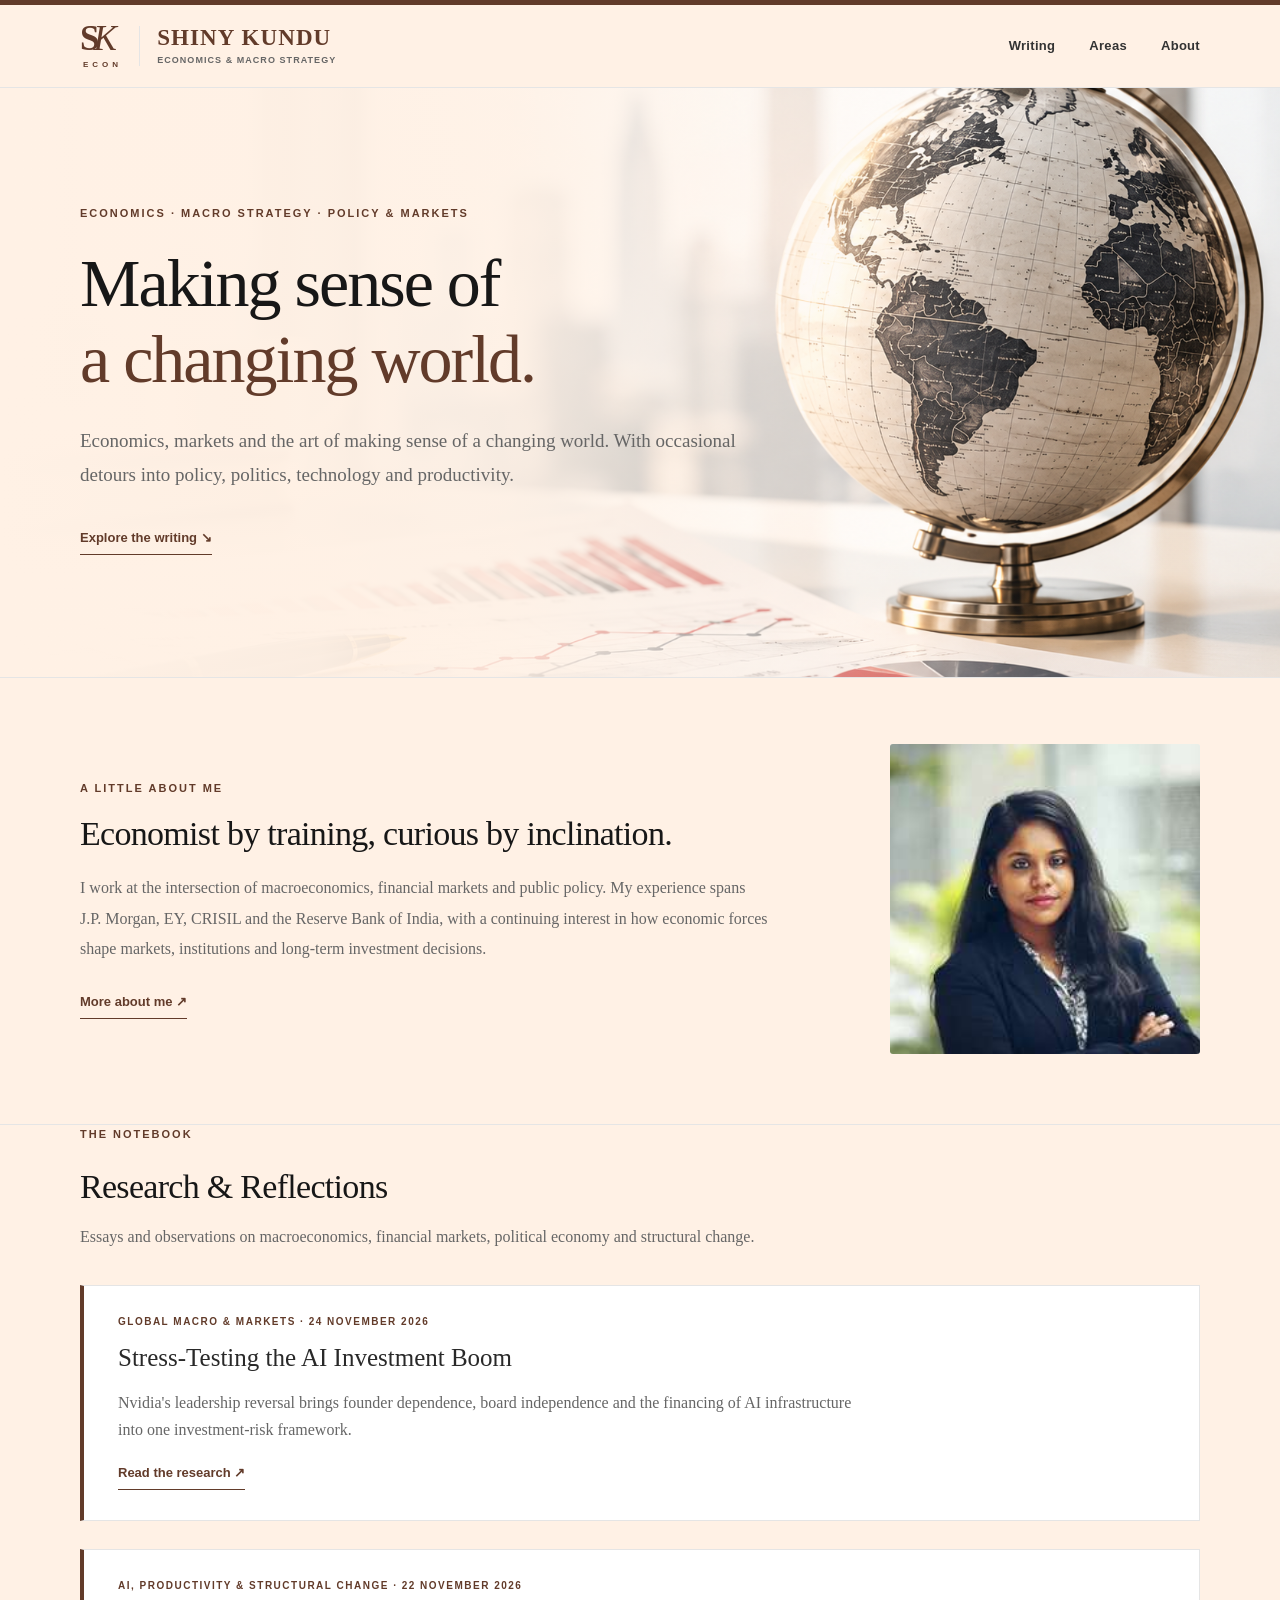
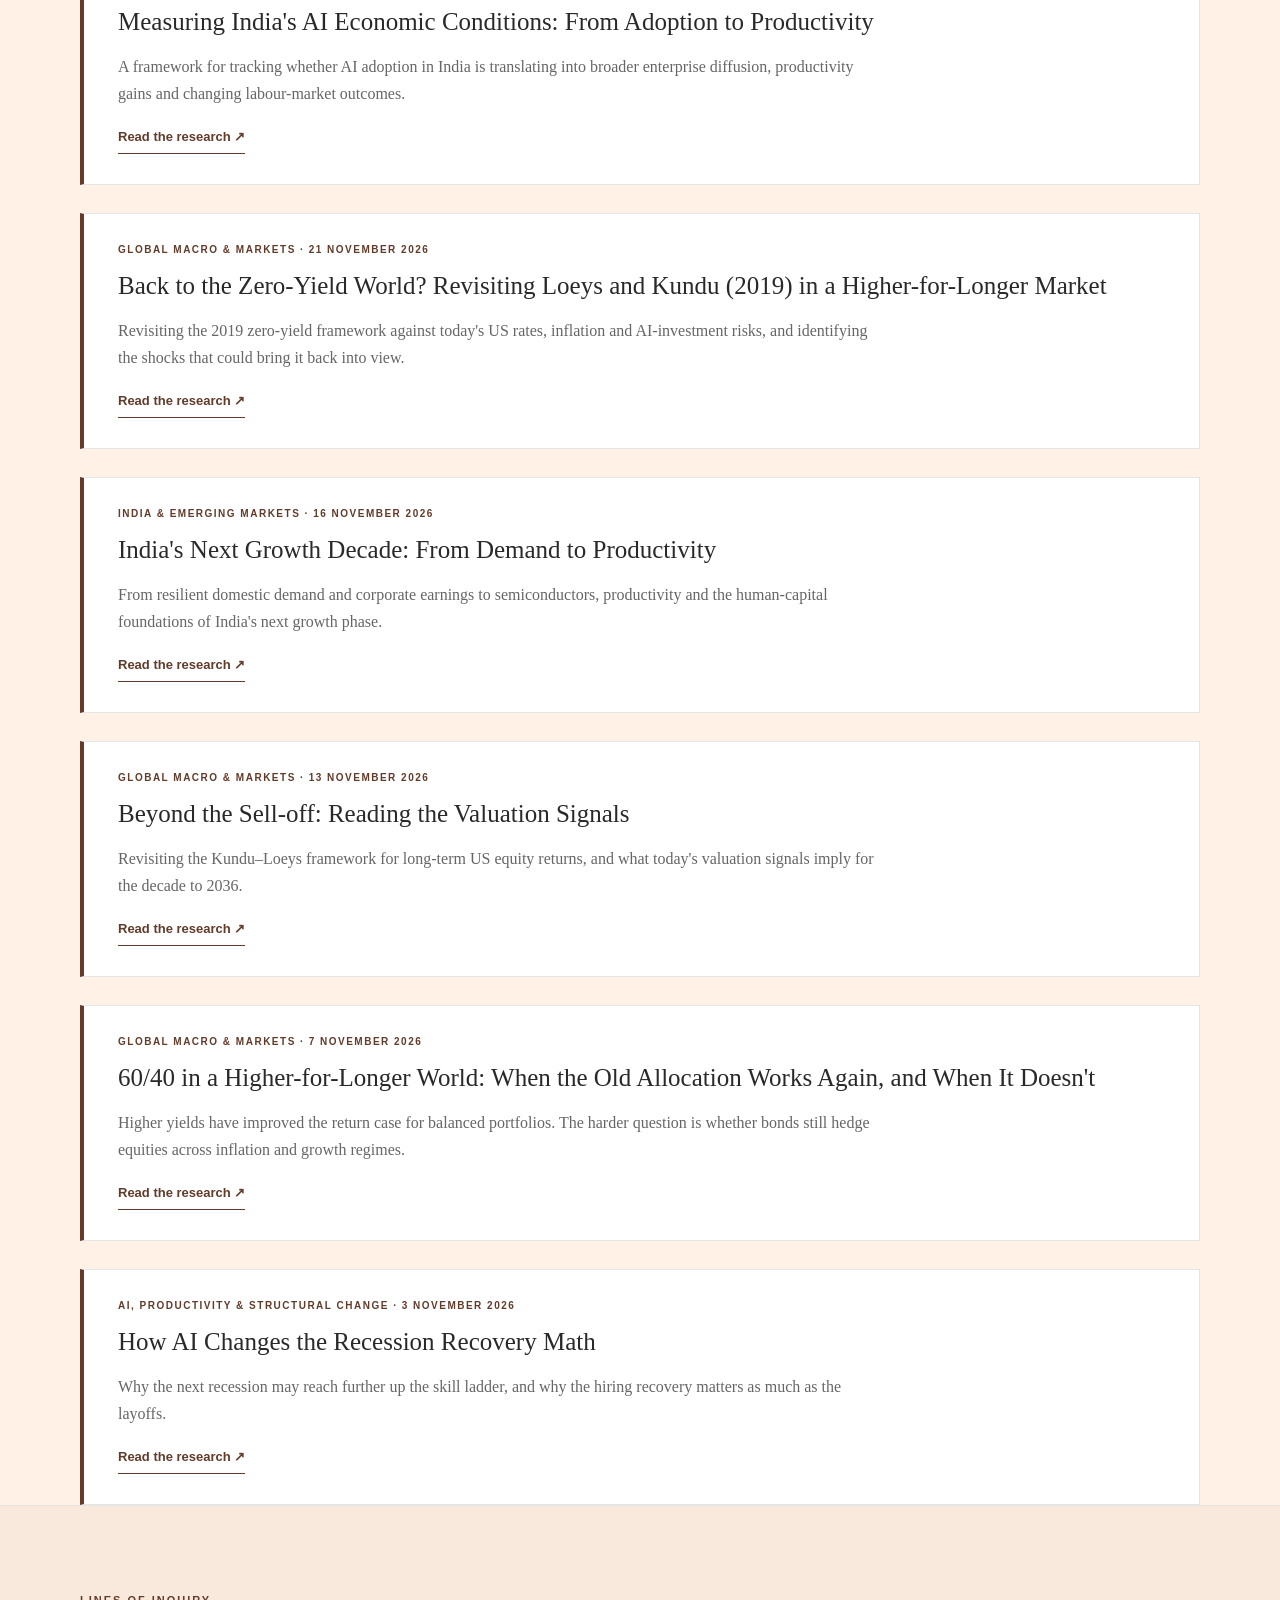
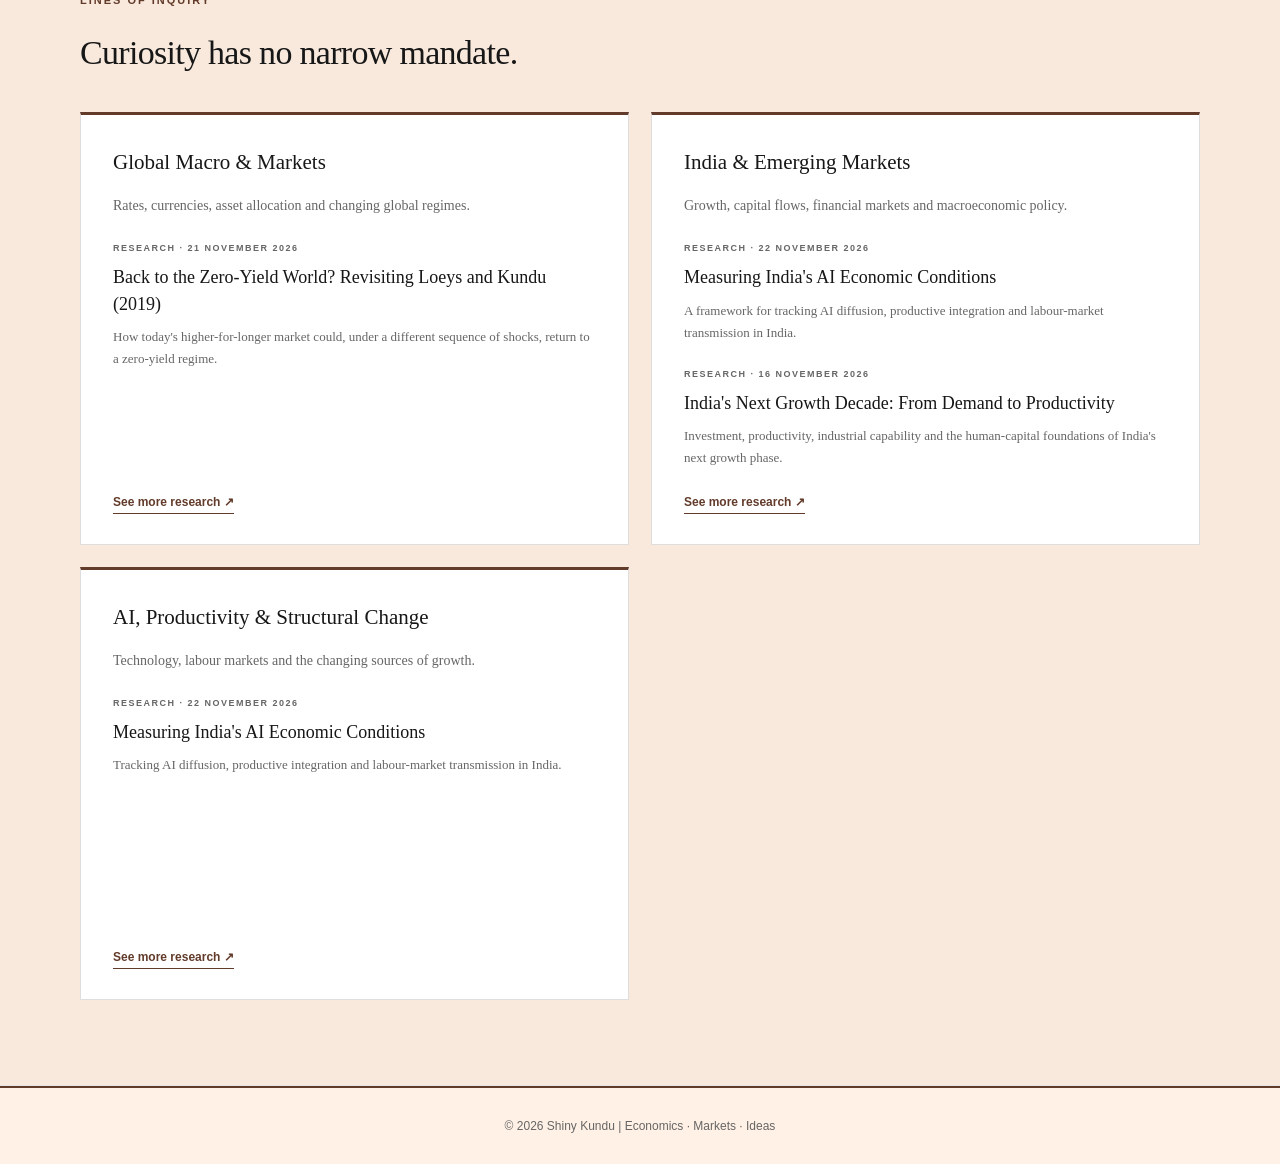
<file: index.html>
<!DOCTYPE html>
<html lang="en">
<head>
    <meta name="google-site-verification" content="QYjivJj0LZ66SLkvJn0Wo1ZjY-qXhipPHmc-IbkyZj0" />
  <meta charset="UTF-8">
  <meta name="viewport" content="width=device-width, initial-scale=1.0">
  <meta name="description" content="Shiny Kundu | Economics, macro strategy, financial markets and public policy.">
  <title>Shiny Kundu | Economics · Macro Strategy · Policy &amp; Markets</title>
  <link rel="stylesheet" href="style.css?v=skecon-6">
</head>
<body>

<header class="site-header">
  <div class="container navbar">
    <div class="brand-lockup">
      <a class="logo" href="index.html" aria-label="SK Econ — home">
        <span class="logo-monogram">S<span>K</span></span>
        <span class="logo-word">ECON</span>
      </a>
      <div class="brand-identity">
        <span class="brand-name">Shiny Kundu</span>
        <span class="brand-description">Economics &amp; Macro Strategy</span>
      </div>
    </div>
    <nav class="nav-links">
      <a href="#writing">Writing</a>
      <a href="#areas">Areas</a>
      <a href="about.html">About</a>
    </nav>
  </div>
</header>

<main>

  <section class="hero">
    <img class="hero-background" src="images/Global%20Finance%20Desk%20with%20Charts%20and%20Globe.png" alt="" aria-hidden="true">
    <div class="hero-overlay" aria-hidden="true"></div>
    <div class="container hero-layout">
      <div class="hero-copy">
        <p class="eyebrow">Economics · Macro Strategy · Policy & Markets</p>
        <h1>Making sense of<br><em>a changing world.</em></h1>
        <p class="hero-intro">
          Economics, markets and the art of making sense of a changing world.
          With occasional detours into policy, politics, technology and productivity.
        </p>
        <a class="text-link" href="#writing">Explore the writing ↘</a>
      </div>
    </div>
  </section>

  <section id="about-intro" class="home-about-section">
    <div class="container home-about-layout">
      <div class="home-about-copy">
        <p class="section-label">A little about me</p>
        <h2 class="section-heading">Economist by training, curious by inclination.</h2>
        <p>
          I work at the intersection of macroeconomics, financial markets and public policy.
          My experience spans J.P. Morgan, EY, CRISIL and the Reserve Bank of India,
          with a continuing interest in how economic forces shape markets, institutions
          and long-term investment decisions.
        </p>
        <a class="text-link" href="about.html">More about me ↗</a>
      </div>
      <figure class="home-about-portrait">
        <img src="images/shiny-kundu-profile.jpg" alt="Shiny Kundu, economist and strategist" loading="lazy">
      </figure>
    </div>
  </section>

  <section id="writing">
    <div class="container">
      <p class="section-label">The notebook</p>
      <h2 class="section-heading">Research & Reflections</h2>
      <p class="section-intro">
        Essays and observations on macroeconomics, financial markets,
        political economy and structural change.
      </p>
      <div class="research-entry">
        <p class="research-category">Global Macro &amp; Markets <span>·</span> 24 November 2026</p>
        <h3><a href="research/after-jensen-huangs-return-ai-investment-stress-test.html">Stress-Testing the AI Investment Boom</a></h3>
        <p>Nvidia's leadership reversal brings founder dependence, board independence and the financing of AI infrastructure into one investment-risk framework.</p>
        <a class="text-link" href="research/after-jensen-huangs-return-ai-investment-stress-test.html">Read the research ↗</a>
      </div>
      <div class="research-entry">
        <p class="research-category">AI, Productivity &amp; Structural Change <span>·</span> 22 November 2026</p>
        <h3><a href="research/indias-ai-economic-conditions.html">Measuring India's AI Economic Conditions: From Adoption to Productivity</a></h3>
        <p>A framework for tracking whether AI adoption in India is translating into broader enterprise diffusion, productivity gains and changing labour-market outcomes.</p>
        <a class="text-link" href="research/indias-ai-economic-conditions.html">Read the research ↗</a>
      </div>
      <div class="research-entry">
        <p class="research-category">Global Macro &amp; Markets <span>·</span> 21 November 2026</p>
        <h3><a href="research/back-to-the-zero-yield-world.html">Back to the Zero-Yield World? Revisiting Loeys and Kundu (2019) in a Higher-for-Longer Market</a></h3>
        <p>Revisiting the 2019 zero-yield framework against today's US rates, inflation and AI-investment risks, and identifying the shocks that could bring it back into view.</p>
        <a class="text-link" href="research/back-to-the-zero-yield-world.html">Read the research ↗</a>
      </div>
      <div class="research-entry">
<p class="research-category">India &amp; Emerging Markets <span>·</span> 16 November 2026</p>
<h3><a href="research/indias-next-growth-decade.html">India's Next Growth Decade: From Demand to Productivity</a></h3>
<p>From resilient domestic demand and corporate earnings to semiconductors, productivity and the human-capital foundations of India's next growth phase.</p>
<a class="text-link" href="research/indias-next-growth-decade.html">Read the research ↗</a>
</div>
<div class="research-entry">
        <p class="research-category">Global Macro &amp; Markets <span>·</span> 13 November 2026</p>
        <h3><a href="research/after-the-selloff-equity-valuation.html">Beyond the Sell-off: Reading the Valuation Signals</a></h3>
        <p>Revisiting the Kundu–Loeys framework for long-term US equity returns, and what today's valuation signals imply for the decade to 2036.</p>
        <a class="text-link" href="research/after-the-selloff-equity-valuation.html">Read the research ↗</a>
      </div>
      <div class="research-entry">
        <p class="research-category">Global Macro &amp; Markets <span>·</span> 7 November 2026</p>
        <h3><a href="research/60-40-higher-for-longer.html">60/40 in a Higher-for-Longer World: When the Old Allocation Works Again, and When It Doesn't</a></h3>
        <p>Higher yields have improved the return case for balanced portfolios. The harder question is whether bonds still hedge equities across inflation and growth regimes.</p>
        <a class="text-link" href="research/60-40-higher-for-longer.html">Read the research ↗</a>
      </div>
      <div class="research-entry">
        <p class="research-category">AI, Productivity &amp; Structural Change <span>·</span> 3 November 2026</p>
        <h3><a href="research/ai-changes-the-recovery-math.html">How AI Changes the Recession Recovery Math</a></h3>
        <p>Why the next recession may reach further up the skill ladder, and why the hiring recovery matters as much as the layoffs.</p>
        <a class="text-link" href="research/ai-changes-the-recovery-math.html">Read the research ↗</a>
      </div>
    </div>
  </section>

  <section id="areas" class="areas-section">
    <div class="container">
      <p class="section-label">Lines of inquiry</p>
      <h2 class="section-heading">Curiosity has no narrow mandate.</h2>

      <div class="topic-grid">
        <article class="topic-card">
          <h3>Global Macro &amp; Markets</h3>
          <p>Rates, currencies, asset allocation and changing global regimes.</p>
          <div class="research-entry">
            <p class="research-category">Research · 21 November 2026</p>
            <h4><a href="research/back-to-the-zero-yield-world.html">Back to the Zero-Yield World? Revisiting Loeys and Kundu (2019)</a></h4>
            <p>How today's higher-for-longer market could, under a different sequence of shocks, return to a zero-yield regime.</p>
          </div>
          <a class="topic-more" href="global-macro-markets.html">See more research ↗</a>
        </article>

        <article class="topic-card">
          <h3>India &amp; Emerging Markets</h3>
          <p>Growth, capital flows, financial markets and macroeconomic policy.</p>
          <div class="research-entry">
            <p class="research-category">Research · 22 November 2026</p>
            <h4><a href="research/indias-ai-economic-conditions.html">Measuring India's AI Economic Conditions</a></h4>
            <p>A framework for tracking AI diffusion, productive integration and labour-market transmission in India.</p>
          </div>
          <div class="research-entry">
            <p class="research-category">Research · 16 November 2026</p>
            <h4><a href="research/indias-next-growth-decade.html">India's Next Growth Decade: From Demand to Productivity</a></h4>
            <p>Investment, productivity, industrial capability and the human-capital foundations of India's next growth phase.</p>
          </div>
          <a class="topic-more" href="india-emerging-markets.html">See more research ↗</a>
        </article>

        <article class="topic-card">
          <h3>AI, Productivity &amp; Structural Change</h3>
          <p>Technology, labour markets and the changing sources of growth.</p>
          <div class="research-entry">
            <p class="research-category">Research · 22 November 2026</p>
            <h4><a href="research/indias-ai-economic-conditions.html">Measuring India's AI Economic Conditions</a></h4>
            <p>Tracking AI diffusion, productive integration and labour-market transmission in India.</p>
          </div>
          <a class="topic-more" href="ai-productivity-structural-change.html">See more research ↗</a>
        </article>
      </div>
    </div>
  </section>

</main>

<footer class="site-footer">
  <div class="container">
    <p>© 2026 Shiny Kundu | Economics · Markets · Ideas</p>
  </div>
</footer>

</body>
</html>
</file>
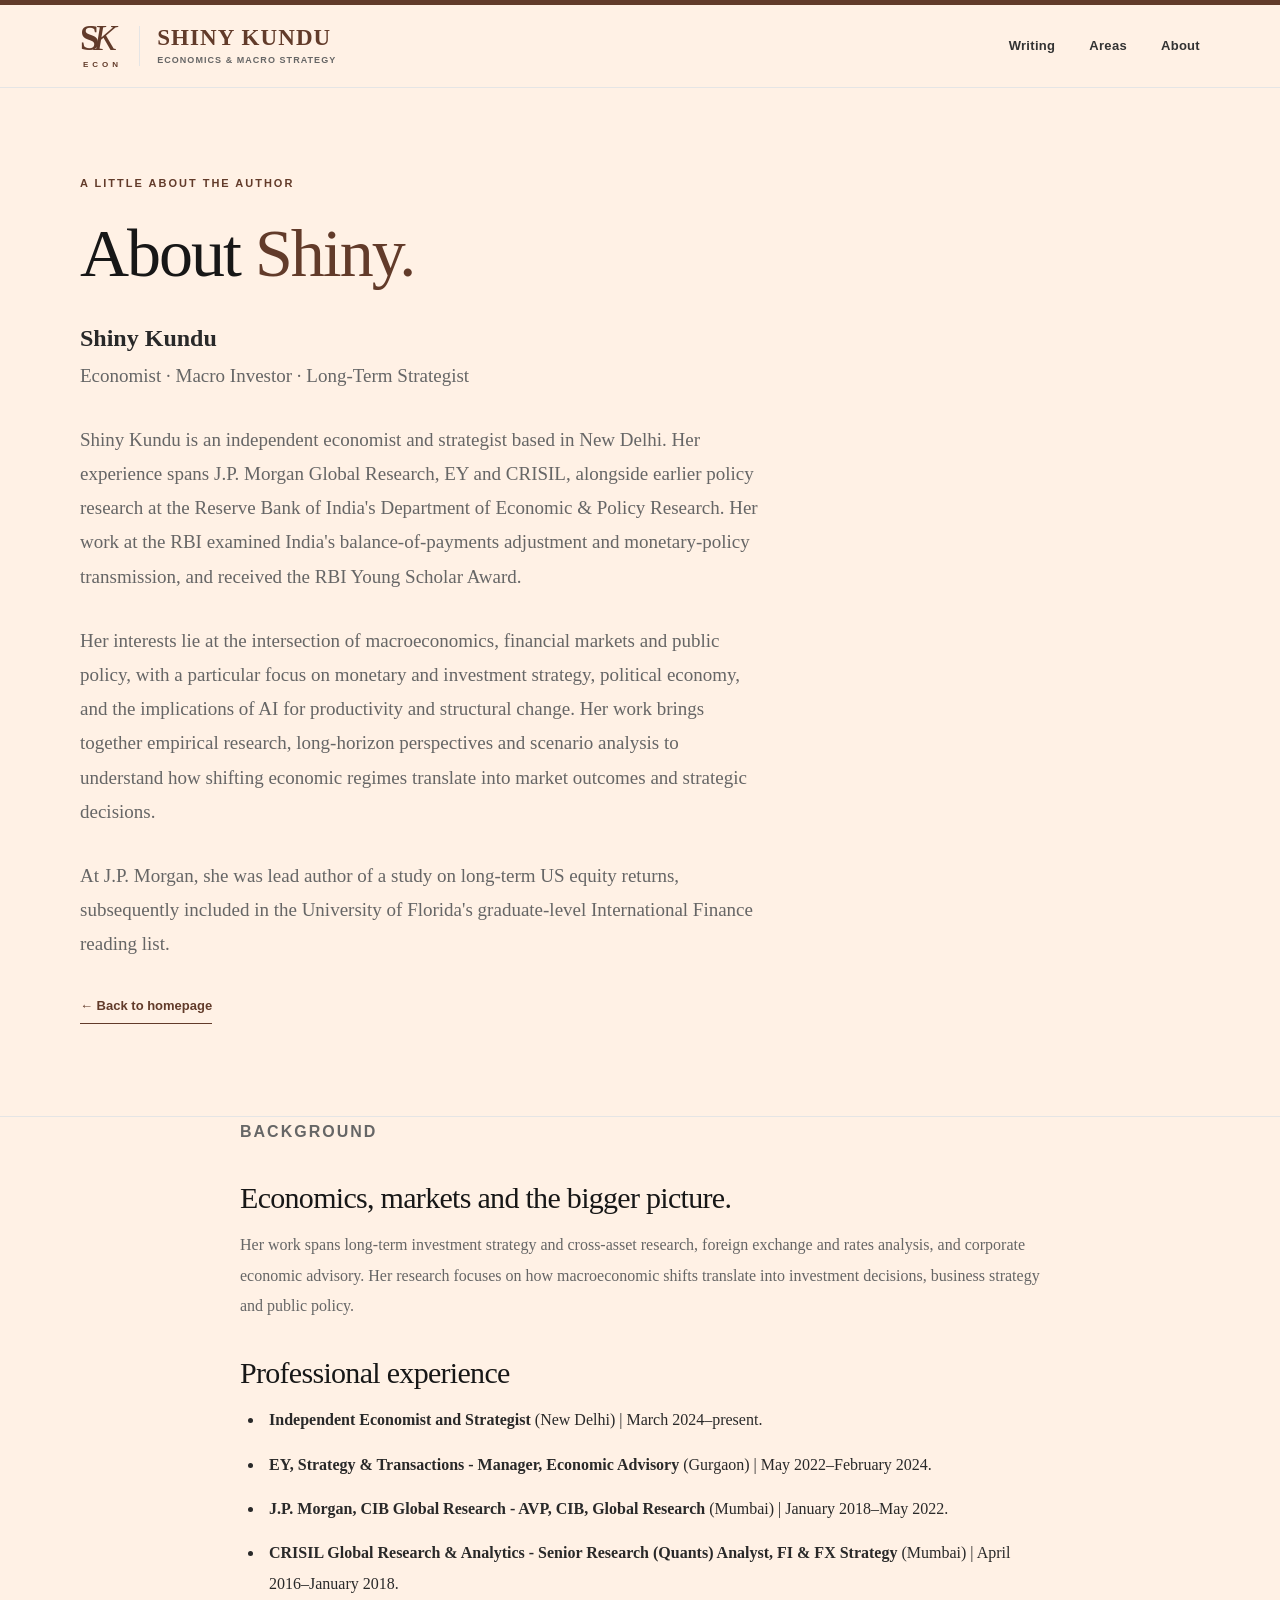
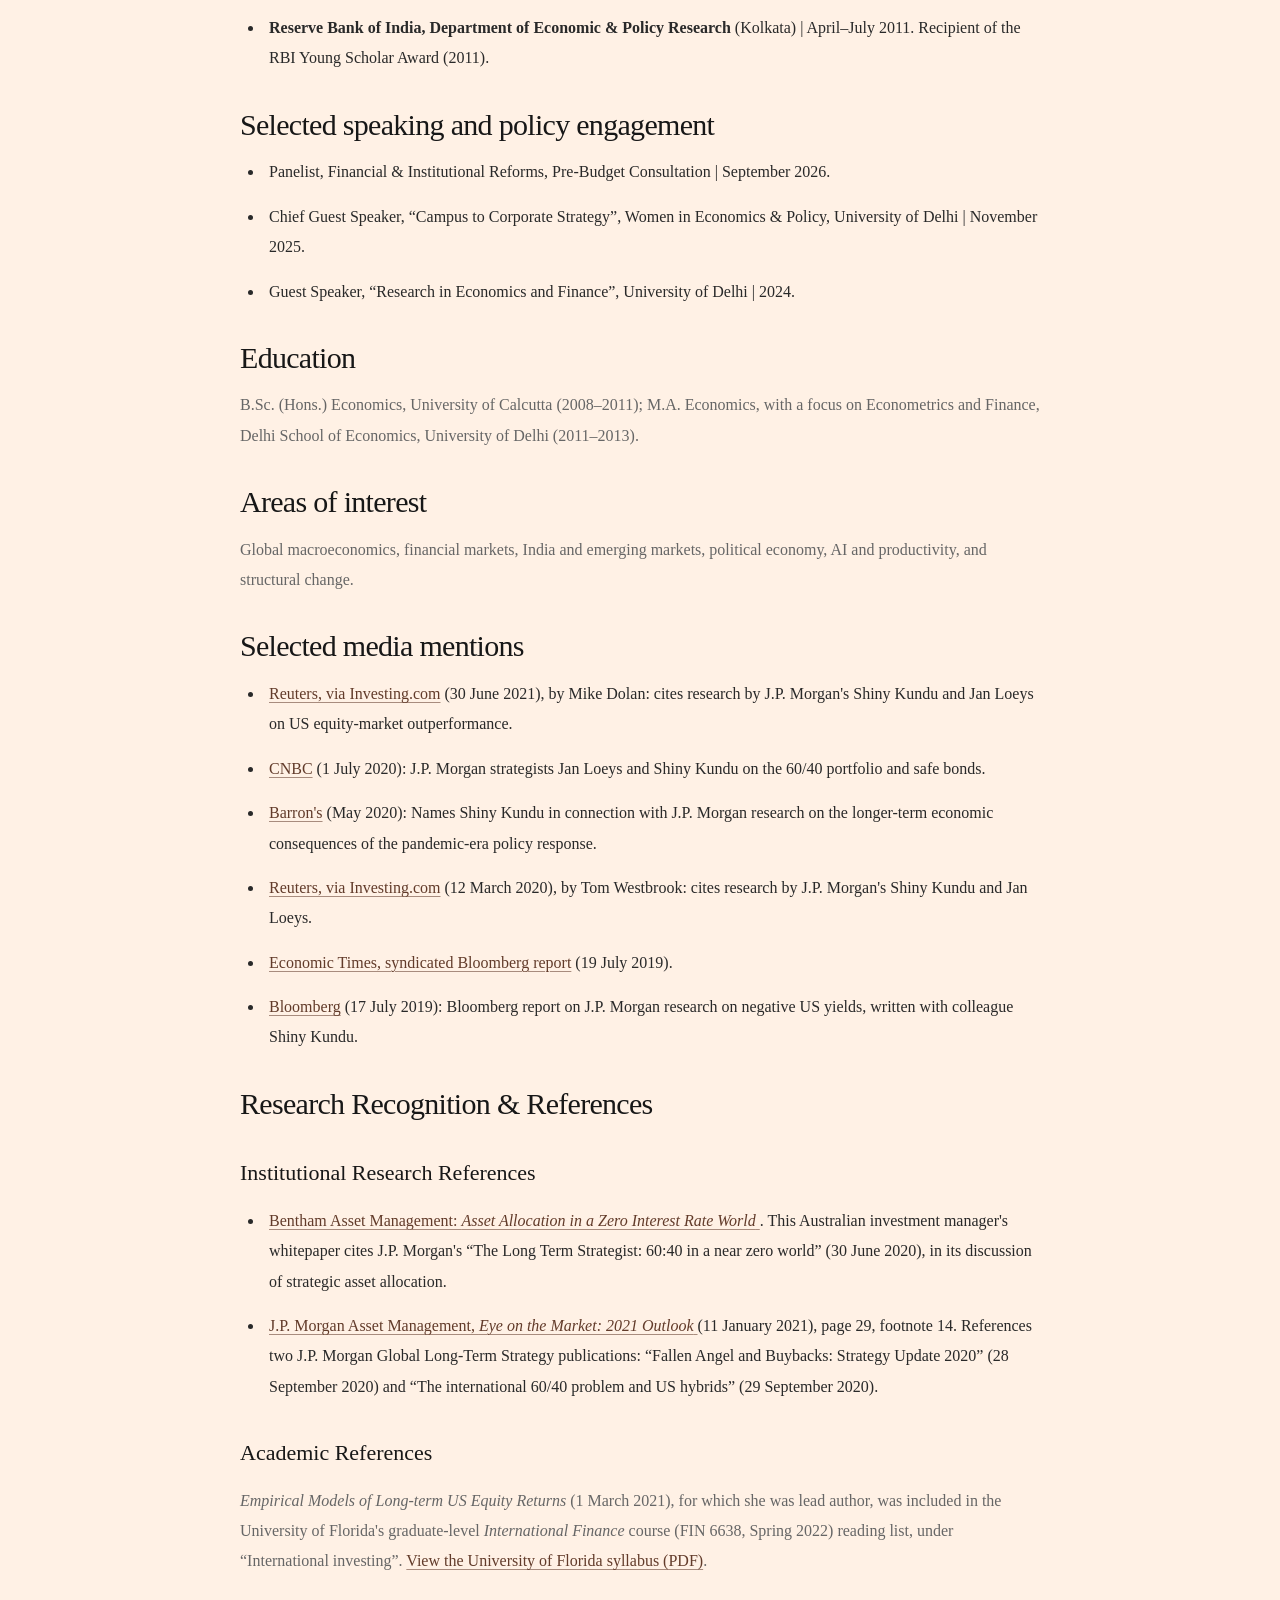
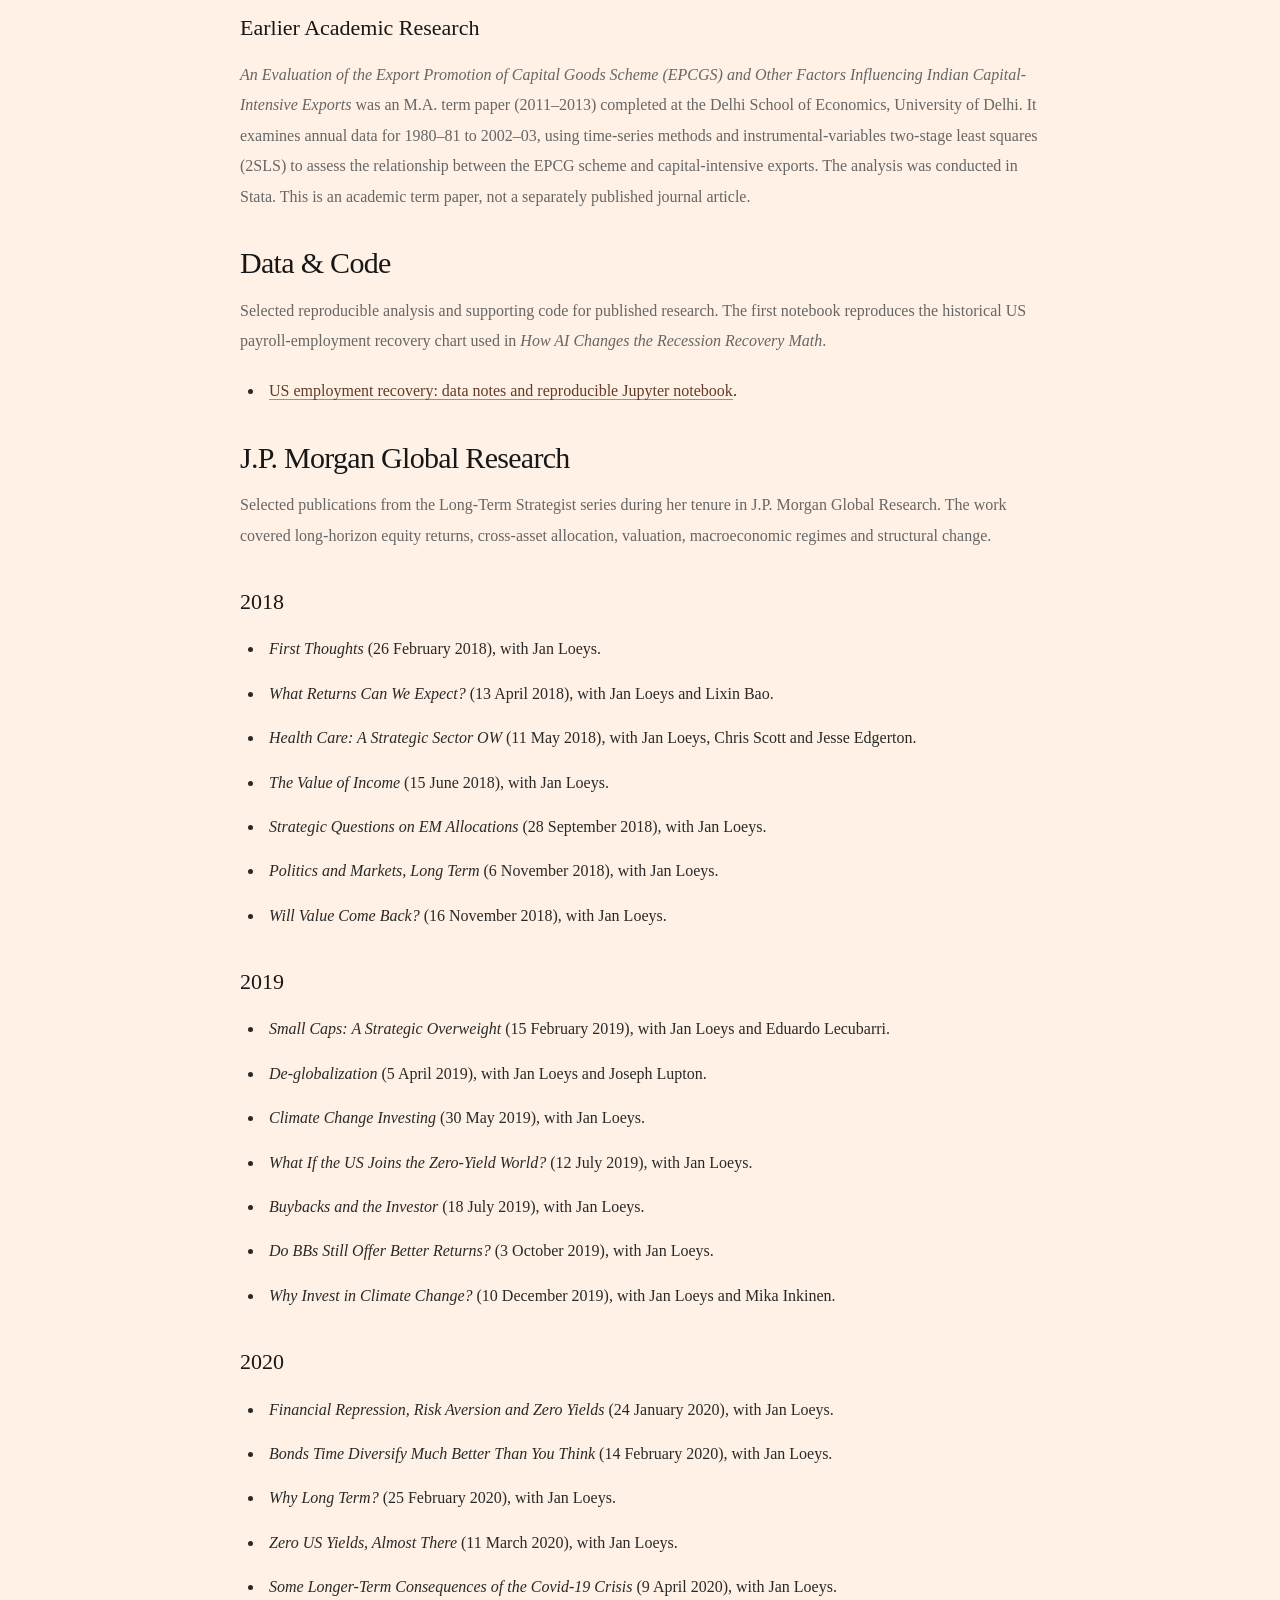
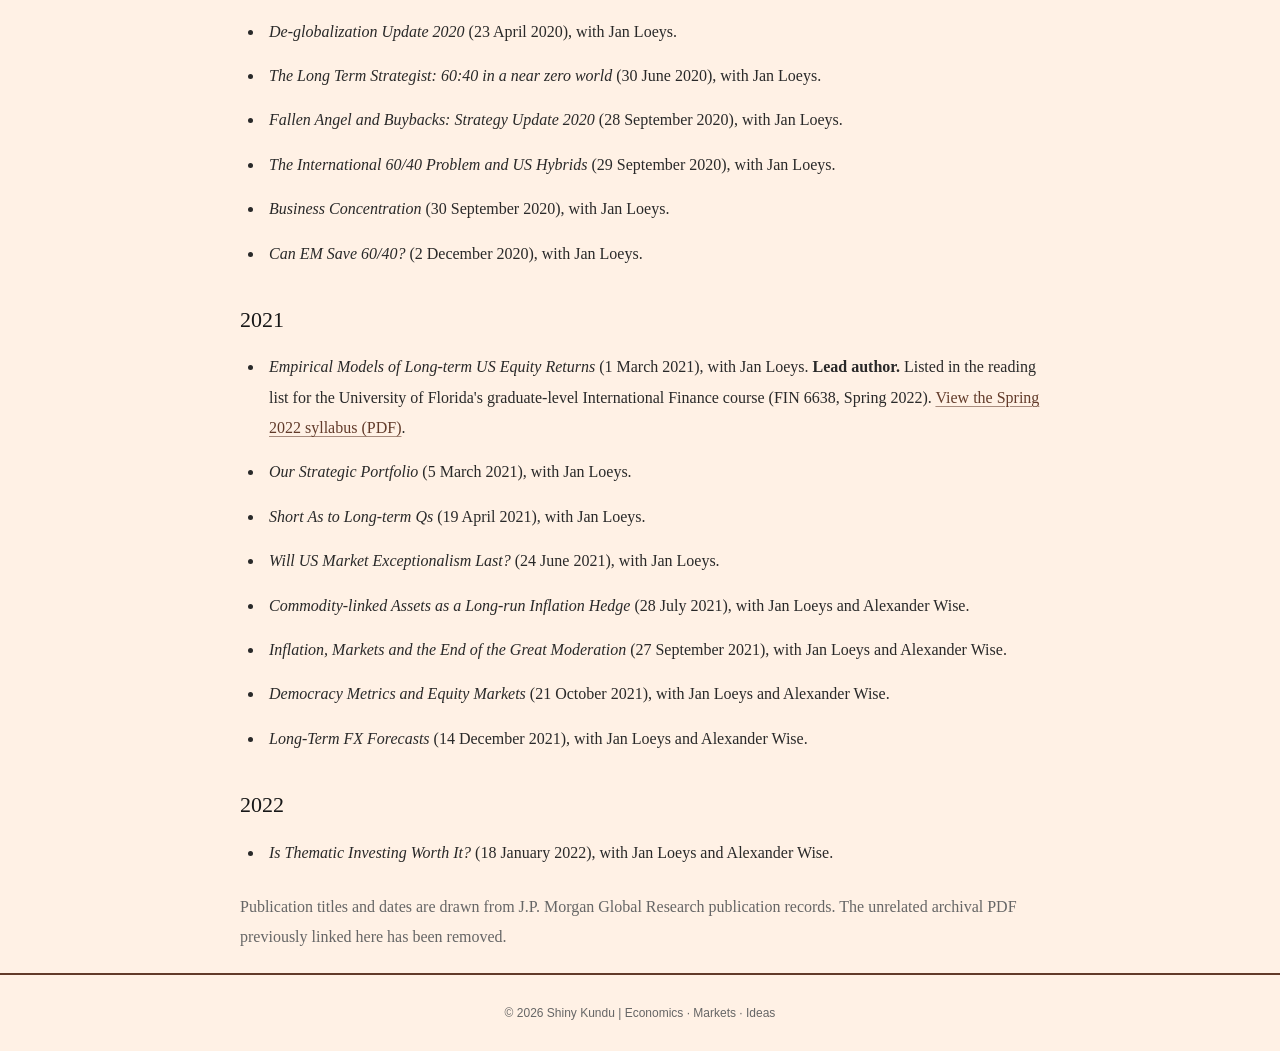
<file: about.html>
<!DOCTYPE html>
<html lang="en">
<head>
  <meta charset="UTF-8">
  <meta name="viewport" content="width=device-width, initial-scale=1.0">
  <title>About | Shiny Kundu</title>
  <link rel="stylesheet" href="style.css?v=skecon-6">
</head>
<body>

<header class="site-header">
  <div class="container navbar">
    <div class="brand-lockup">
      <a class="logo" href="index.html" aria-label="SK Econ - home">
        <span class="logo-monogram">S<span>K</span></span>
        <span class="logo-word">ECON</span>
      </a>
      <div class="brand-identity">
        <span class="brand-name">Shiny Kundu</span>
        <span class="brand-description">Economics &amp; Macro Strategy</span>
      </div>
    </div>
    <nav class="nav-links">
      <a href="index.html#writing">Writing</a>
      <a href="index.html#areas">Areas</a>
      <a href="about.html">About</a>
    </nav>
  </div>
</header>

<main>
  <section class="hero">
    <div class="container">
      <p class="eyebrow">A little about the author</p>
      <h1>About <em>Shiny.</em></h1>
      <h2>Shiny Kundu</h2>
      <p class="hero-intro">
        Economist · Macro Investor · Long-Term Strategist
      </p>
      <p class="hero-intro">
        Shiny Kundu is an independent economist and strategist based in New
        Delhi. Her experience spans J.P. Morgan Global Research, EY and CRISIL,
        alongside earlier policy research at the Reserve Bank of India's
        Department of Economic &amp; Policy Research. Her work at the RBI examined
        India's balance-of-payments adjustment and monetary-policy transmission,
        and received the RBI Young Scholar Award.
      </p>
      <p class="hero-intro">
        Her interests lie at the intersection of macroeconomics, financial
        markets and public policy, with a particular focus on monetary and
        investment strategy, political economy, and the implications of AI for
        productivity and structural change. Her work brings together empirical
        research, long-horizon perspectives and scenario analysis to understand
        how shifting economic regimes translate into market outcomes and
        strategic decisions.
      </p>
      <p class="hero-intro">
        At J.P. Morgan, she was lead author of a study on long-term US equity
        returns, subsequently included in the University of Florida's
        graduate-level International Finance reading list.
      </p>
      <a class="text-link" href="index.html">← Back to homepage</a>
    </div>
  </section>

  <section>
    <div class="container about-content">
      <p class="section-label">Background</p>
      <h2 class="section-heading">Economics, markets and the bigger picture.</h2>
      <p>
        Her work spans long-term investment strategy and cross-asset research, foreign exchange and rates analysis, and corporate economic advisory. Her research focuses on how macroeconomic shifts translate into investment decisions, business strategy and public policy.
      </p>

      <h2 class="section-heading">Professional experience</h2>
      <ul>
        <li><strong>Independent Economist and Strategist</strong> (New Delhi) | March 2024–present. </li>
        
        <li><strong>EY, Strategy &amp; Transactions - Manager, Economic Advisory</strong> (Gurgaon) | May 2022–February 2024.</li>
        <li><strong>J.P. Morgan, CIB Global Research - AVP, CIB, Global Research</strong> (Mumbai) | January 2018–May 2022.</li>
        <li><strong>CRISIL Global Research &amp; Analytics - Senior Research (Quants) Analyst, FI &amp; FX Strategy</strong> (Mumbai) | April 2016–January 2018.</li>
        <li><strong>Reserve Bank of India, Department of Economic &amp; Policy Research</strong> (Kolkata) | April–July 2011. Recipient of the RBI Young Scholar Award (2011).</li>
      </ul>

      <h2 class="section-heading">Selected speaking and policy engagement</h2>
      <ul>
        <li>Panelist, Financial &amp; Institutional Reforms, Pre-Budget Consultation | September 2026.</li>
        <li>Chief Guest Speaker, “Campus to Corporate Strategy”, Women in Economics &amp; Policy, University of Delhi | November 2025.</li>
        <li>Guest Speaker, “Research in Economics and Finance”, University of Delhi | 2024.</li>
      </ul>

      <h2 class="section-heading">Education</h2>
      <p>
        B.Sc. (Hons.) Economics, University of Calcutta (2008–2011); M.A. Economics, with a focus on Econometrics and Finance, Delhi School of Economics, University of Delhi (2011–2013).
      </p>

      <h2 class="section-heading">Areas of interest</h2>
      <p>
        Global macroeconomics, financial markets, India and emerging
        markets, political economy, AI and productivity, and structural change.
      </p>

      <h2 class="section-heading">Selected media mentions</h2>
      <ul>
        <li><a href="https://www.investing.com/news/economy/column-transatlantic-stock-switch-tempts-at-midyear-yet-again-2545948" target="_blank" rel="noopener noreferrer">Reuters, via Investing.com</a> (30 June 2021), by Mike Dolan: cites research by J.P. Morgan's Shiny Kundu and Jan Loeys on US equity-market outperformance.</li>
        <li><a href="https://www.cnbc.com/2020/07/01/trusted-6040-investing-strategy-is-broken-and-investors-should-shift-away-from-safe-bonds-jpmorgan-strategists-say.html" target="_blank" rel="noopener noreferrer">CNBC</a> (1 July 2020): J.P. Morgan strategists Jan Loeys and Shiny Kundu on the 60/40 portfolio and safe bonds.</li>
        <li><a href="https://www.barrons.com/articles/the-trillions-of-dollars-in-stimulus-money-will-have-a-worse-long-term-economic-impact-than-the-financial-crisis-51587746207" target="_blank" rel="noopener noreferrer">Barron's</a> (May 2020): Names Shiny Kundu in connection with J.P. Morgan research on the longer-term economic consequences of the pandemic-era policy response.</li>
        <li><a href="https://www.investing.com/news/forex-news/dollar-skids-as-trumps-virus-response-disappoints-2107847" target="_blank" rel="noopener noreferrer">Reuters, via Investing.com</a> (12 March 2020), by Tom Westbrook: cites research by J.P. Morgan's Shiny Kundu and Jan Loeys.</li>
        <li><a href="https://economictimes.indiatimes.com/markets/bonds/negative-yield-quicksand-risks-trapping-even-the-us-bond-market/articleshow/70287531.cms" target="_blank" rel="noopener noreferrer">Economic Times, syndicated Bloomberg report</a> (19 July 2019).</li>
        <li><a href="https://www.bloomberg.com/news/articles/2019-07-17/negative-yield-quicksand-risks-trapping-even-u-s-bond-market" target="_blank" rel="noopener noreferrer">Bloomberg</a> (17 July 2019): Bloomberg report on J.P. Morgan research on negative US yields, written with colleague Shiny Kundu.</li>
      </ul>

      <h2 class="section-heading">Research Recognition &amp; References</h2>
      <h3>Institutional Research References</h3>
      <ul>
        <li>
          <a href="https://www.benthamam.com.au/assets/Uploads/Bentham-Whitepaper-Asset-Allocation-in-a-Zero-Interest-Rate-World.pdf" target="_blank" rel="noopener noreferrer">
            Bentham Asset Management: <em>Asset Allocation in a Zero Interest Rate World</em>
          </a>.
          This Australian investment manager's whitepaper cites J.P. Morgan's
          “The Long Term Strategist: 60:40 in a near zero world” (30 June 2020),
          in its discussion of strategic asset allocation.
        </li>
        <li>
          <a href="https://am.jpmorgan.com/content/dam/jpm-am-aem/global/en/insights/eye-on-the-market/outlook_2021_amv.pdf" target="_blank" rel="noopener noreferrer">
            J.P. Morgan Asset Management, <em>Eye on the Market: 2021 Outlook</em>
          </a> (11 January 2021), page 29, footnote 14. References two J.P. Morgan Global Long-Term Strategy publications: “Fallen Angel and Buybacks: Strategy Update 2020” (28 September 2020) and “The international 60/40 problem and US hybrids” (29 September 2020).
        </li>
      </ul>

      <h3>Academic References</h3>
      <p>
        <em>Empirical Models of Long-term US Equity Returns</em> (1 March 2021),
        for which she was lead author, was included in the University of Florida's
        graduate-level <em>International Finance</em> course (FIN 6638, Spring 2022)
        reading list, under “International investing”.
        <a href="https://asset.warrington.ufl.edu/syllabi/20221_FIN6638_International%20Finance_all_Gendreau%2C%20B..pdf" target="_blank" rel="noopener noreferrer">View the University of Florida syllabus (PDF)</a>.
      </p>

      <h3>Earlier Academic Research</h3>
      <p>
        <em>An Evaluation of the Export Promotion of Capital Goods Scheme (EPCGS) and Other Factors Influencing Indian Capital-Intensive Exports</em> was an M.A. term paper (2011–2013) completed at the Delhi School of Economics, University of Delhi. It examines annual data for 1980–81 to 2002–03, using time-series methods and instrumental-variables two-stage least squares (2SLS) to assess the relationship between the EPCG scheme and capital-intensive exports. The analysis was conducted in Stata. This is an academic term paper, not a separately published journal article.
      </p>

      <h2 class="section-heading" id="data-code">Data &amp; Code</h2>
      <p>Selected reproducible analysis and supporting code for published research. The first notebook reproduces the historical US payroll-employment recovery chart used in <em>How AI Changes the Recession Recovery Math</em>.</p>
      <ul>
        <li><a href="https://github.com/SKunduEcon/SKunduEcon.github.io/tree/main/data-code/recession-employment-recovery" target="_blank" rel="noopener noreferrer">US employment recovery: data notes and reproducible Jupyter notebook</a>.</li>
      </ul>

      <h2 class="section-heading">J.P. Morgan Global Research</h2>
      <p>
        Selected publications from the Long-Term Strategist series during her tenure in J.P. Morgan Global Research. The work covered long-horizon equity returns, cross-asset allocation, valuation, macroeconomic regimes and structural change.
      </p>

      <h3>2018</h3>
      <ul>
        <li><em>First Thoughts</em> (26 February 2018), with Jan Loeys.</li>
        <li><em>What Returns Can We Expect?</em> (13 April 2018), with Jan Loeys and Lixin Bao.</li>
        <li><em>Health Care: A Strategic Sector OW</em> (11 May 2018), with Jan Loeys, Chris Scott and Jesse Edgerton.</li>
        <li><em>The Value of Income</em> (15 June 2018), with Jan Loeys.</li>
        <li><em>Strategic Questions on EM Allocations</em> (28 September 2018), with Jan Loeys.</li>
        <li><em>Politics and Markets, Long Term</em> (6 November 2018), with Jan Loeys.</li>
        <li><em>Will Value Come Back?</em> (16 November 2018), with Jan Loeys.</li>
      </ul>

      <h3>2019</h3>
      <ul>
        <li><em>Small Caps: A Strategic Overweight</em> (15 February 2019), with Jan Loeys and Eduardo Lecubarri.</li>
        <li><em>De-globalization</em> (5 April 2019), with Jan Loeys and Joseph Lupton.</li>
        <li><em>Climate Change Investing</em> (30 May 2019), with Jan Loeys.</li>
        <li><em>What If the US Joins the Zero-Yield World?</em> (12 July 2019), with Jan Loeys.</li>
        <li><em>Buybacks and the Investor</em> (18 July 2019), with Jan Loeys.</li>
        <li><em>Do BBs Still Offer Better Returns?</em> (3 October 2019), with Jan Loeys.</li>
        <li><em>Why Invest in Climate Change?</em> (10 December 2019), with Jan Loeys and Mika Inkinen.</li>
      </ul>

      <h3>2020</h3>
      <ul>
        <li><em>Financial Repression, Risk Aversion and Zero Yields</em> (24 January 2020), with Jan Loeys.</li>
        <li><em>Bonds Time Diversify Much Better Than You Think</em> (14 February 2020), with Jan Loeys.</li>
        <li><em>Why Long Term?</em> (25 February 2020), with Jan Loeys.</li>
        <li><em>Zero US Yields, Almost There</em> (11 March 2020), with Jan Loeys.</li>
        <li><em>Some Longer-Term Consequences of the Covid-19 Crisis</em> (9 April 2020), with Jan Loeys.</li>
        <li><em>De-globalization Update 2020</em> (23 April 2020), with Jan Loeys.</li>
        <li><em>The Long Term Strategist: 60:40 in a near zero world</em> (30 June 2020), with Jan Loeys.</li>
        <li><em>Fallen Angel and Buybacks: Strategy Update 2020</em> (28 September 2020), with Jan Loeys.</li>
        <li><em>The International 60/40 Problem and US Hybrids</em> (29 September 2020), with Jan Loeys.</li>
        <li><em>Business Concentration</em> (30 September 2020), with Jan Loeys.</li>
        <li><em>Can EM Save 60/40?</em> (2 December 2020), with Jan Loeys.</li>
      </ul>

      <h3>2021</h3>
      <ul>
        <li><em>Empirical Models of Long-term US Equity Returns</em> (1 March 2021), with Jan Loeys. <strong>Lead author.</strong> Listed in the reading list for the University of Florida's graduate-level International Finance course (FIN 6638, Spring 2022). <a href="https://asset.warrington.ufl.edu/syllabi/20221_FIN6638_International%20Finance_all_Gendreau%2C%20B..pdf" target="_blank" rel="noopener noreferrer">View the Spring 2022 syllabus (PDF)</a>.</li>
        <li><em>Our Strategic Portfolio</em> (5 March 2021), with Jan Loeys.</li>
        <li><em>Short As to Long-term Qs</em> (19 April 2021), with Jan Loeys.</li>
        <li><em>Will US Market Exceptionalism Last?</em> (24 June 2021), with Jan Loeys.</li>
        <li><em>Commodity-linked Assets as a Long-run Inflation Hedge</em> (28 July 2021), with Jan Loeys and Alexander Wise.</li>
        <li><em>Inflation, Markets and the End of the Great Moderation</em> (27 September 2021), with Jan Loeys and Alexander Wise.</li>
        <li><em>Democracy Metrics and Equity Markets</em> (21 October 2021), with Jan Loeys and Alexander Wise.</li>
        <li><em>Long-Term FX Forecasts</em> (14 December 2021), with Jan Loeys and Alexander Wise.</li>
      </ul>

      <h3>2022</h3>
      <ul>
        <li><em>Is Thematic Investing Worth It?</em> (18 January 2022), with Jan Loeys and Alexander Wise.</li>
      </ul>

      <p>Publication titles and dates are drawn from J.P. Morgan Global Research publication records. The unrelated archival PDF previously linked here has been removed.</p>
    </div>
  </section>
</main>

<footer class="site-footer">
  <div class="container">
    <p>© 2026 Shiny Kundu | Economics · Markets · Ideas</p>
  </div>
</footer>

</body>
</html>
</file>
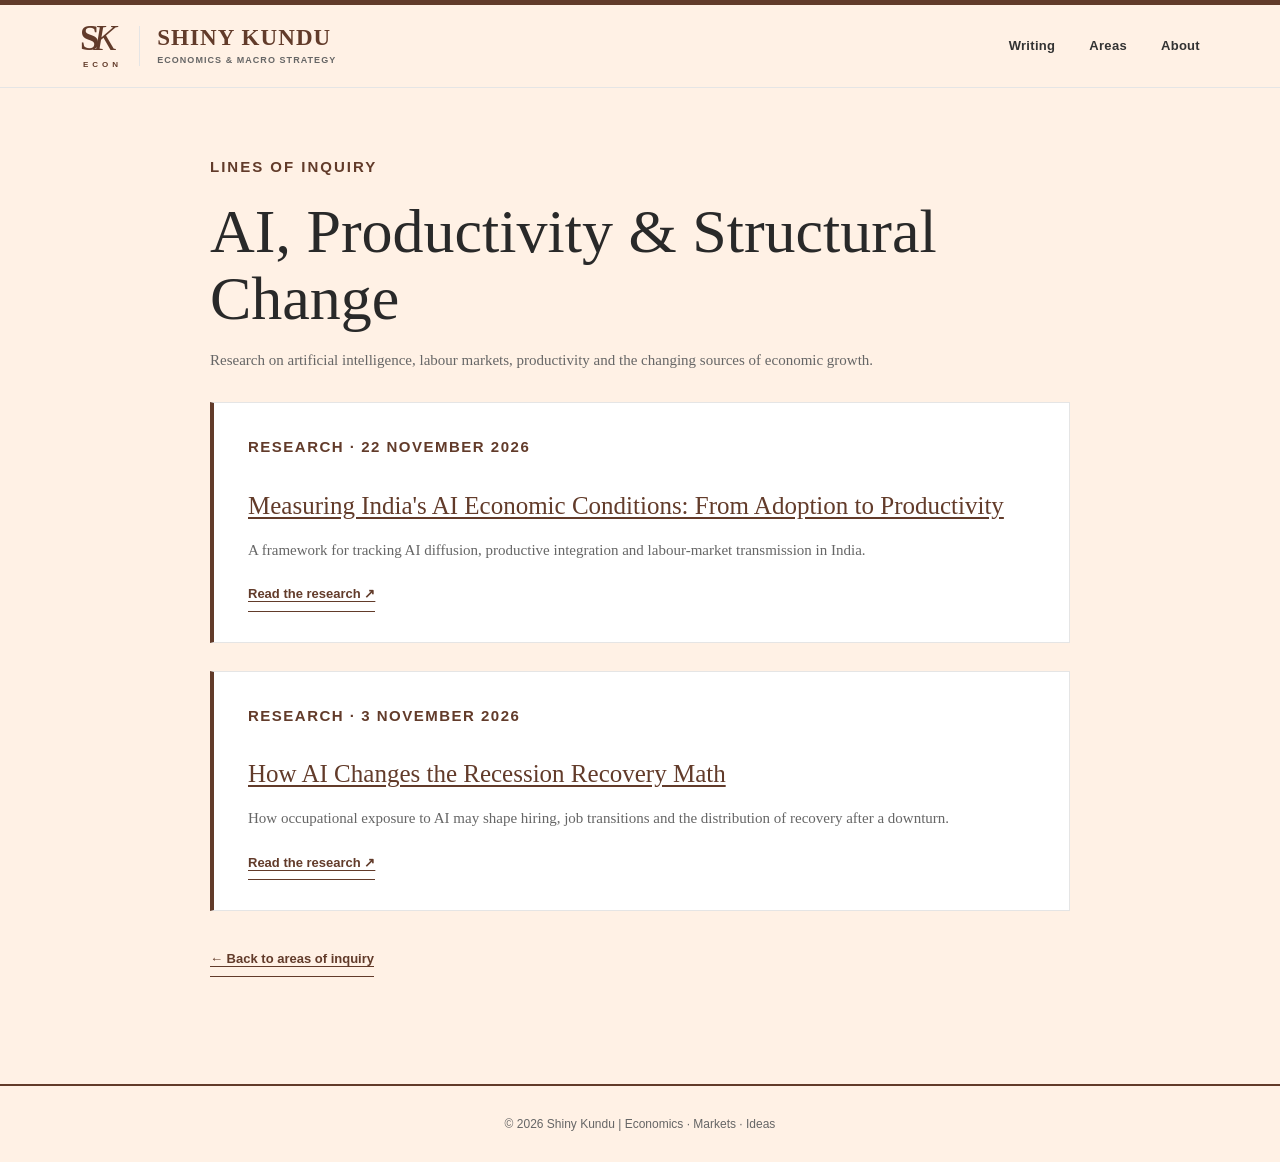
<file: ai-productivity-structural-change.html>
<!DOCTYPE html>
<html lang="en">
<head>
  <meta charset="UTF-8">
  <meta name="viewport" content="width=device-width, initial-scale=1.0">
  <meta name="description" content="Research on artificial intelligence, labour markets, productivity and the changing sources of economic growth.">
  <title>AI, Productivity & Structural Change | Shiny Kundu</title>
  <link rel="stylesheet" href="style.css?v=skecon-6">
</head>
<body>
<header class="site-header">
  <div class="container navbar">
    <div class="brand-lockup">
      <a class="logo" href="index.html" aria-label="SK Econ — home">
        <span class="logo-monogram">S<span>K</span></span>
        <span class="logo-word">ECON</span>
      </a>
      <div class="brand-identity">
        <span class="brand-name">Shiny Kundu</span>
        <span class="brand-description">Economics &amp; Macro Strategy</span>
      </div>
    </div>
    <nav class="nav-links">
      <a href="index.html#writing">Writing</a>
      <a href="index.html#areas">Areas</a>
      <a href="about.html">About</a>
    </nav>
  </div>
</header>
<main class="article-page">
  <div class="container research-article">
    <p class="section-label">Lines of inquiry</p>
    <h1>AI, Productivity & Structural Change</h1>
    <p class="section-intro">Research on artificial intelligence, labour markets, productivity and the changing sources of economic growth.</p>
        <article class="research-entry">
      <p class="research-category">Research · 22 November 2026</p>
      <h3><a href="research/indias-ai-economic-conditions.html">Measuring India's AI Economic Conditions: From Adoption to Productivity</a></h3>
      <p>A framework for tracking AI diffusion, productive integration and labour-market transmission in India.</p>
      <a class="text-link" href="research/indias-ai-economic-conditions.html">Read the research ↗</a>
    </article>
    <article class="research-entry">
      <p class="research-category">Research · 3 November 2026</p>
      <h3><a href="research/ai-changes-the-recovery-math.html">How AI Changes the Recession Recovery Math</a></h3>
      <p>How occupational exposure to AI may shape hiring, job transitions and the distribution of recovery after a downturn.</p>
      <a class="text-link" href="research/ai-changes-the-recovery-math.html">Read the research ↗</a>
    </article>
    <p style="margin-top:34px"><a class="text-link" href="index.html#areas">← Back to areas of inquiry</a></p>
  </div>
</main>
<footer class="site-footer">
  <div class="container"><p>© 2026 Shiny Kundu | Economics · Markets · Ideas</p></div>
</footer>
</body>
</html>
</file>
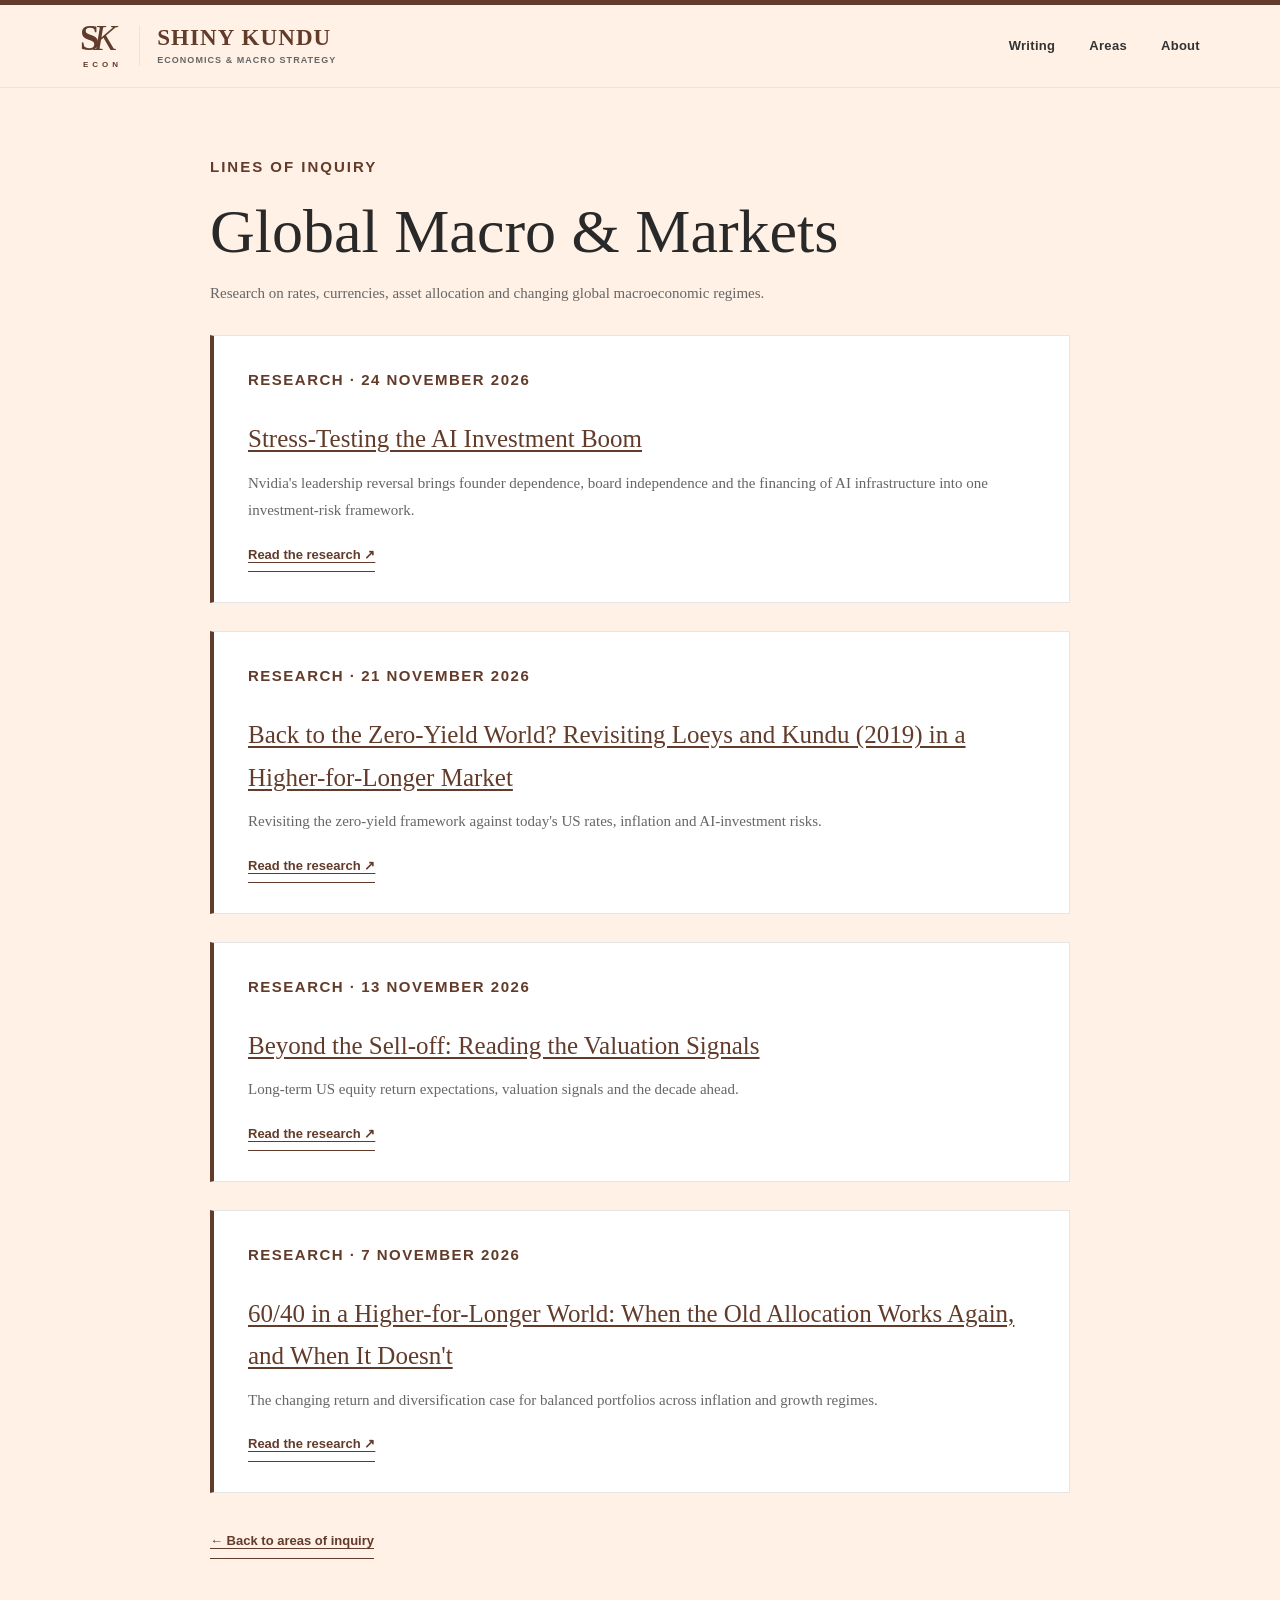
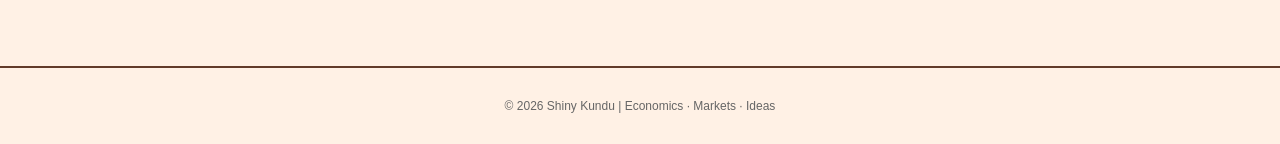
<file: global-macro-markets.html>
<!DOCTYPE html>
<html lang="en">
<head>
  <meta charset="UTF-8">
  <meta name="viewport" content="width=device-width, initial-scale=1.0">
  <meta name="description" content="Research on rates, currencies, asset allocation and changing global macroeconomic regimes.">
  <title>Global Macro & Markets | Shiny Kundu</title>
  <link rel="stylesheet" href="style.css?v=skecon-6">
</head>
<body>
<header class="site-header">
  <div class="container navbar">
    <div class="brand-lockup">
      <a class="logo" href="index.html" aria-label="SK Econ — home">
        <span class="logo-monogram">S<span>K</span></span>
        <span class="logo-word">ECON</span>
      </a>
      <div class="brand-identity">
        <span class="brand-name">Shiny Kundu</span>
        <span class="brand-description">Economics &amp; Macro Strategy</span>
      </div>
    </div>
    <nav class="nav-links">
      <a href="index.html#writing">Writing</a>
      <a href="index.html#areas">Areas</a>
      <a href="about.html">About</a>
    </nav>
  </div>
</header>
<main class="article-page">
  <div class="container research-article">
    <p class="section-label">Lines of inquiry</p>
    <h1>Global Macro & Markets</h1>
    <p class="section-intro">Research on rates, currencies, asset allocation and changing global macroeconomic regimes.</p>
    <article class="research-entry">
      <p class="research-category">Research · 24 November 2026</p>
      <h3><a href="research/after-jensen-huangs-return-ai-investment-stress-test.html">Stress-Testing the AI Investment Boom</a></h3>
      <p>Nvidia's leadership reversal brings founder dependence, board independence and the financing of AI infrastructure into one investment-risk framework.</p>
      <a class="text-link" href="research/after-jensen-huangs-return-ai-investment-stress-test.html">Read the research ↗</a>
    </article>
        <article class="research-entry">
      <p class="research-category">Research · 21 November 2026</p>
      <h3><a href="research/back-to-the-zero-yield-world.html">Back to the Zero-Yield World? Revisiting Loeys and Kundu (2019) in a Higher-for-Longer Market</a></h3>
      <p>Revisiting the zero-yield framework against today's US rates, inflation and AI-investment risks.</p>
      <a class="text-link" href="research/back-to-the-zero-yield-world.html">Read the research ↗</a>
    </article>
    <article class="research-entry">
      <p class="research-category">Research · 13 November 2026</p>
      <h3><a href="research/after-the-selloff-equity-valuation.html">Beyond the Sell-off: Reading the Valuation Signals</a></h3>
      <p>Long-term US equity return expectations, valuation signals and the decade ahead.</p>
      <a class="text-link" href="research/after-the-selloff-equity-valuation.html">Read the research ↗</a>
    </article>
    <article class="research-entry">
      <p class="research-category">Research · 7 November 2026</p>
      <h3><a href="research/60-40-higher-for-longer.html">60/40 in a Higher-for-Longer World: When the Old Allocation Works Again, and When It Doesn't</a></h3>
      <p>The changing return and diversification case for balanced portfolios across inflation and growth regimes.</p>
      <a class="text-link" href="research/60-40-higher-for-longer.html">Read the research ↗</a>
    </article>
    <p style="margin-top:34px"><a class="text-link" href="index.html#areas">← Back to areas of inquiry</a></p>
  </div>
</main>
<footer class="site-footer">
  <div class="container"><p>© 2026 Shiny Kundu | Economics · Markets · Ideas</p></div>
</footer>
</body>
</html>
</file>
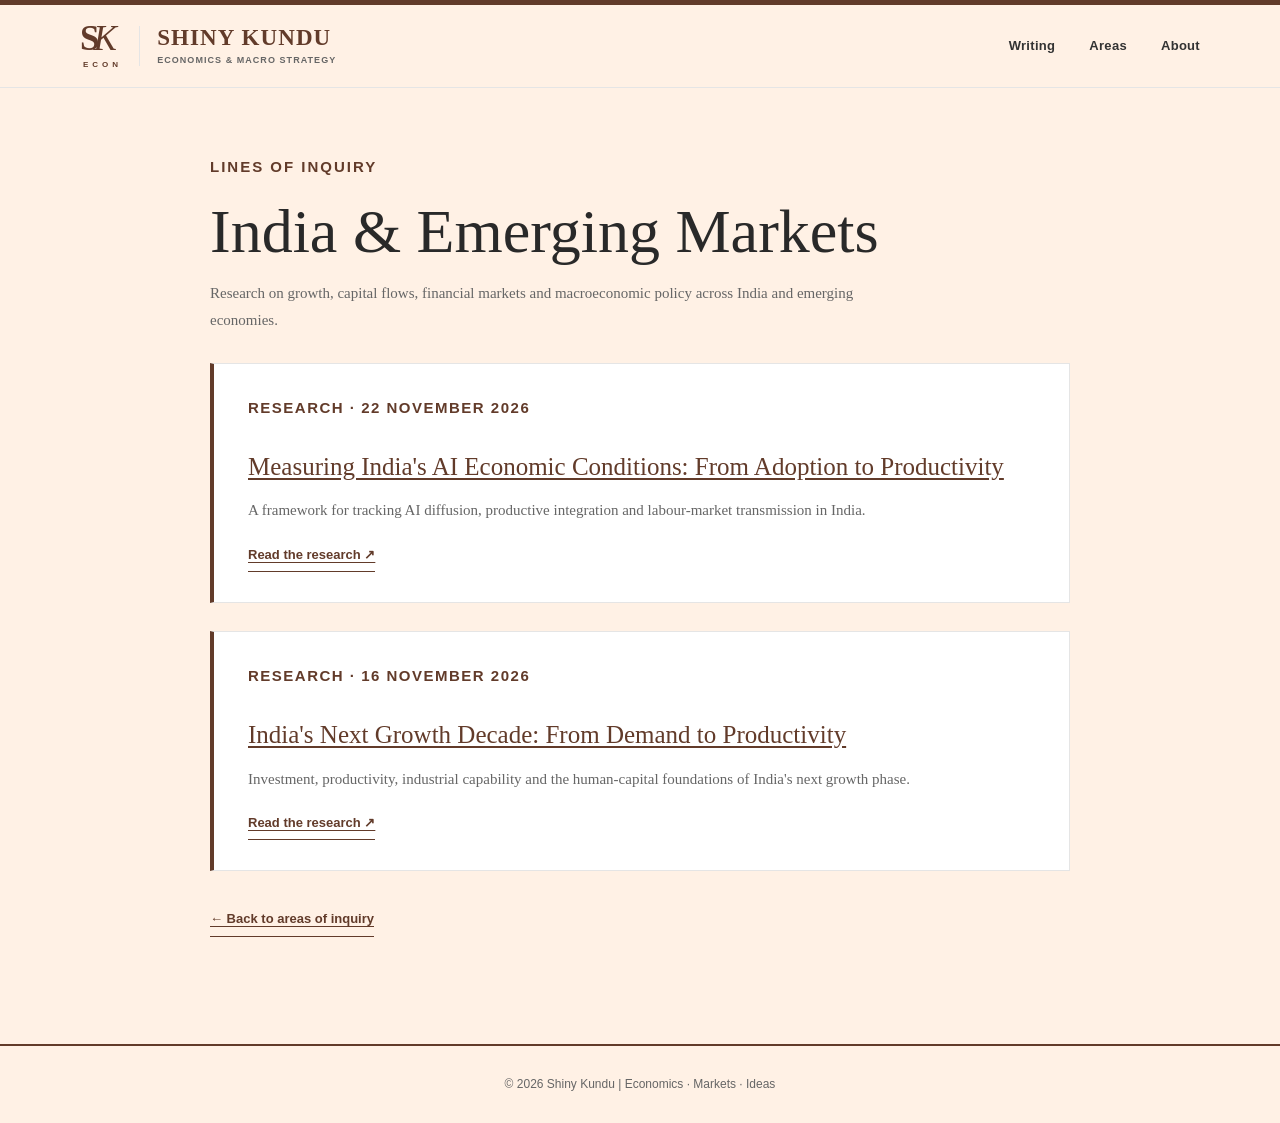
<file: india-emerging-markets.html>
<!DOCTYPE html>
<html lang="en">
<head>
  <meta charset="UTF-8">
  <meta name="viewport" content="width=device-width, initial-scale=1.0">
  <meta name="description" content="Research on growth, capital flows, financial markets and macroeconomic policy across India and emerging economies.">
  <title>India & Emerging Markets | Shiny Kundu</title>
  <link rel="stylesheet" href="style.css?v=skecon-6">
</head>
<body>
<header class="site-header">
  <div class="container navbar">
    <div class="brand-lockup">
      <a class="logo" href="index.html" aria-label="SK Econ — home">
        <span class="logo-monogram">S<span>K</span></span>
        <span class="logo-word">ECON</span>
      </a>
      <div class="brand-identity">
        <span class="brand-name">Shiny Kundu</span>
        <span class="brand-description">Economics &amp; Macro Strategy</span>
      </div>
    </div>
    <nav class="nav-links">
      <a href="index.html#writing">Writing</a>
      <a href="index.html#areas">Areas</a>
      <a href="about.html">About</a>
    </nav>
  </div>
</header>
<main class="article-page">
  <div class="container research-article">
    <p class="section-label">Lines of inquiry</p>
    <h1>India & Emerging Markets</h1>
    <p class="section-intro">Research on growth, capital flows, financial markets and macroeconomic policy across India and emerging economies.</p>
        <article class="research-entry">
      <p class="research-category">Research · 22 November 2026</p>
      <h3><a href="research/indias-ai-economic-conditions.html">Measuring India's AI Economic Conditions: From Adoption to Productivity</a></h3>
      <p>A framework for tracking AI diffusion, productive integration and labour-market transmission in India.</p>
      <a class="text-link" href="research/indias-ai-economic-conditions.html">Read the research ↗</a>
    </article>
    <article class="research-entry">
      <p class="research-category">Research · 16 November 2026</p>
      <h3><a href="research/indias-next-growth-decade.html">India's Next Growth Decade: From Demand to Productivity</a></h3>
      <p>Investment, productivity, industrial capability and the human-capital foundations of India's next growth phase.</p>
      <a class="text-link" href="research/indias-next-growth-decade.html">Read the research ↗</a>
    </article>
    <p style="margin-top:34px"><a class="text-link" href="index.html#areas">← Back to areas of inquiry</a></p>
  </div>
</main>
<footer class="site-footer">
  <div class="container"><p>© 2026 Shiny Kundu | Economics · Markets · Ideas</p></div>
</footer>
</body>
</html>
</file>
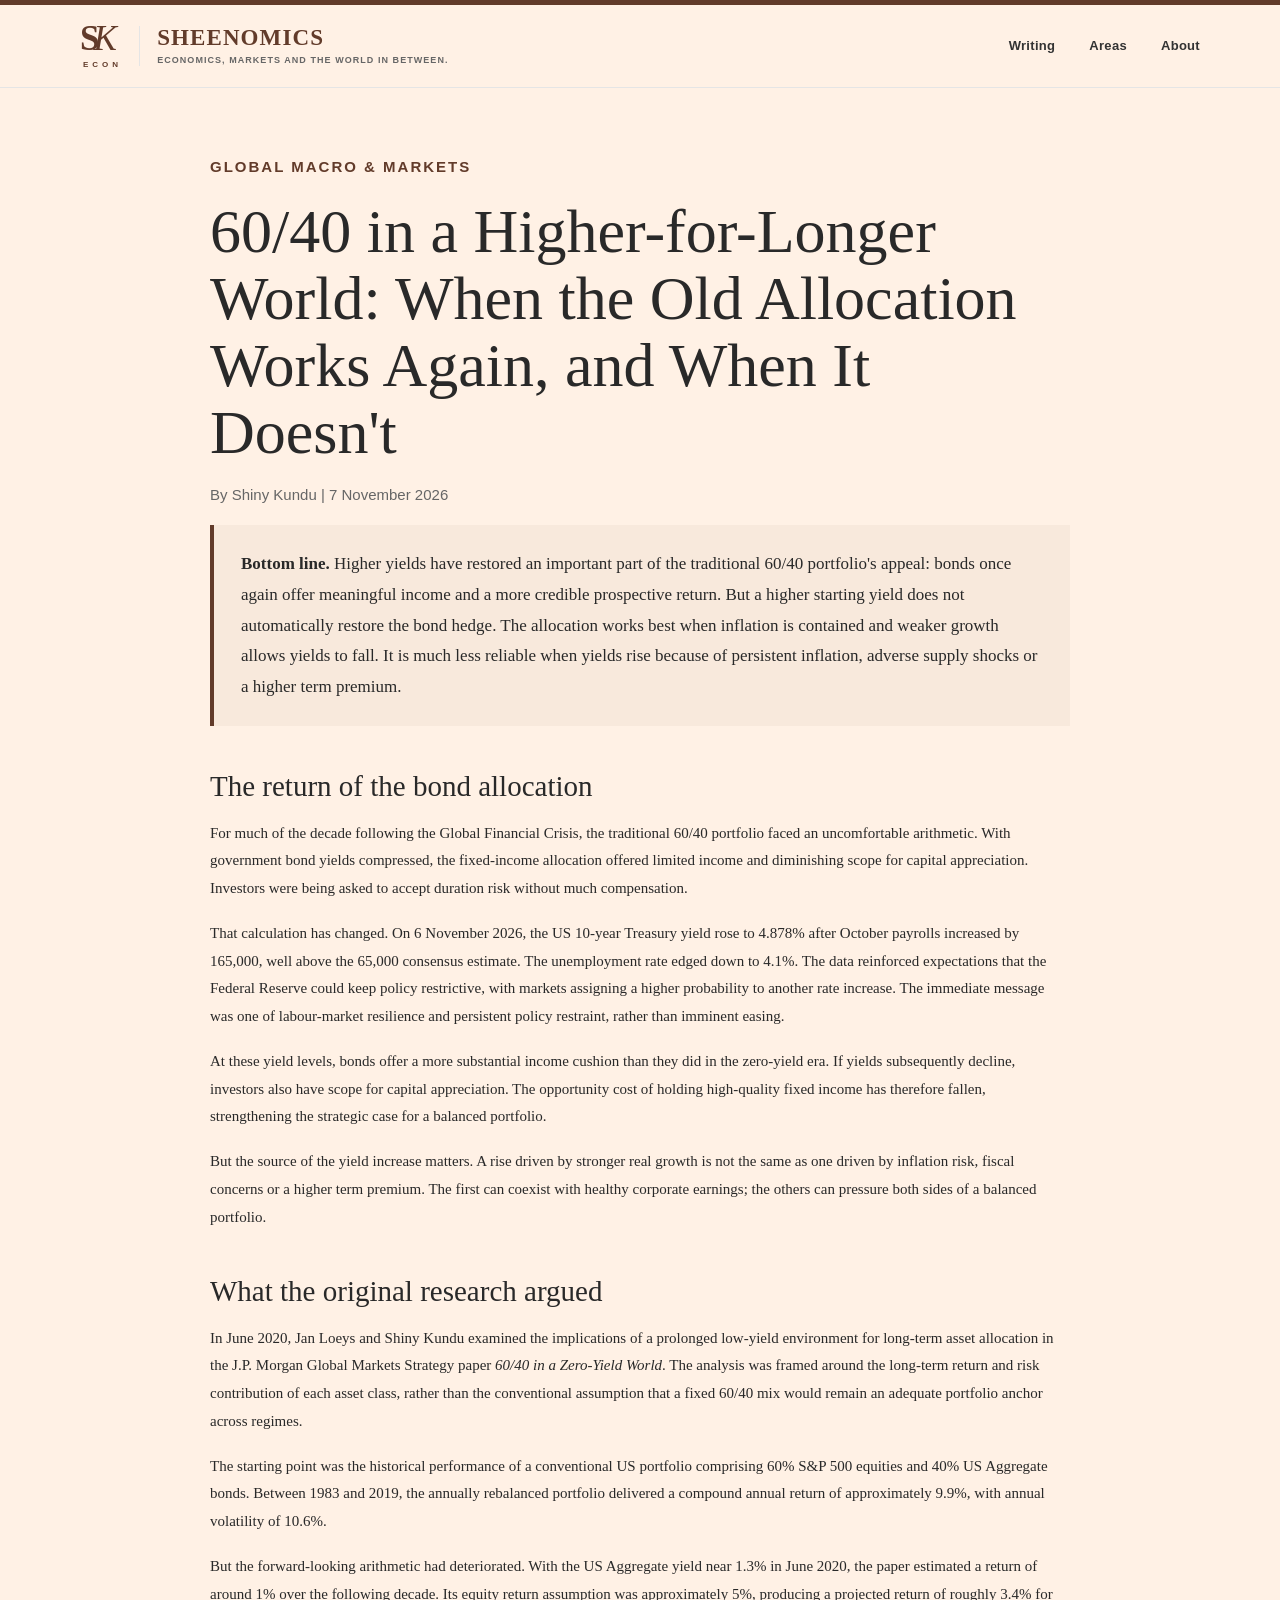
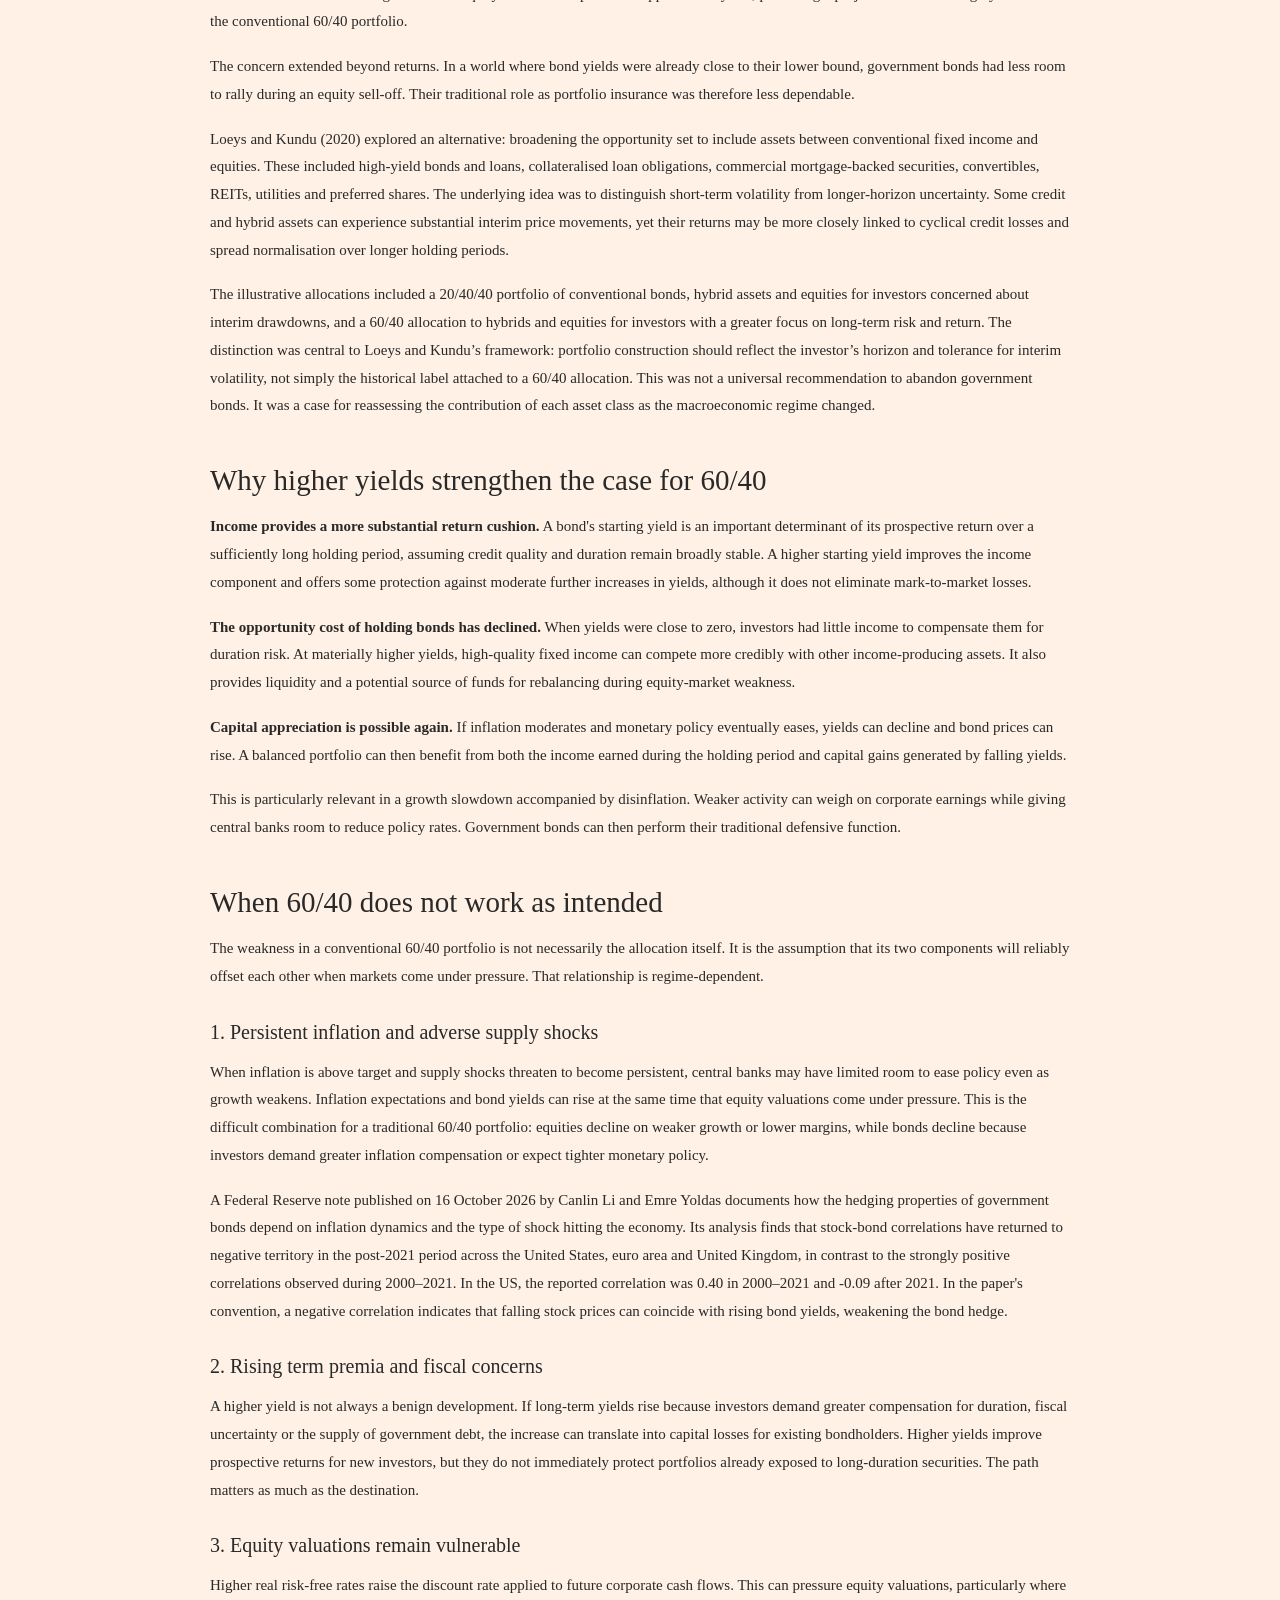
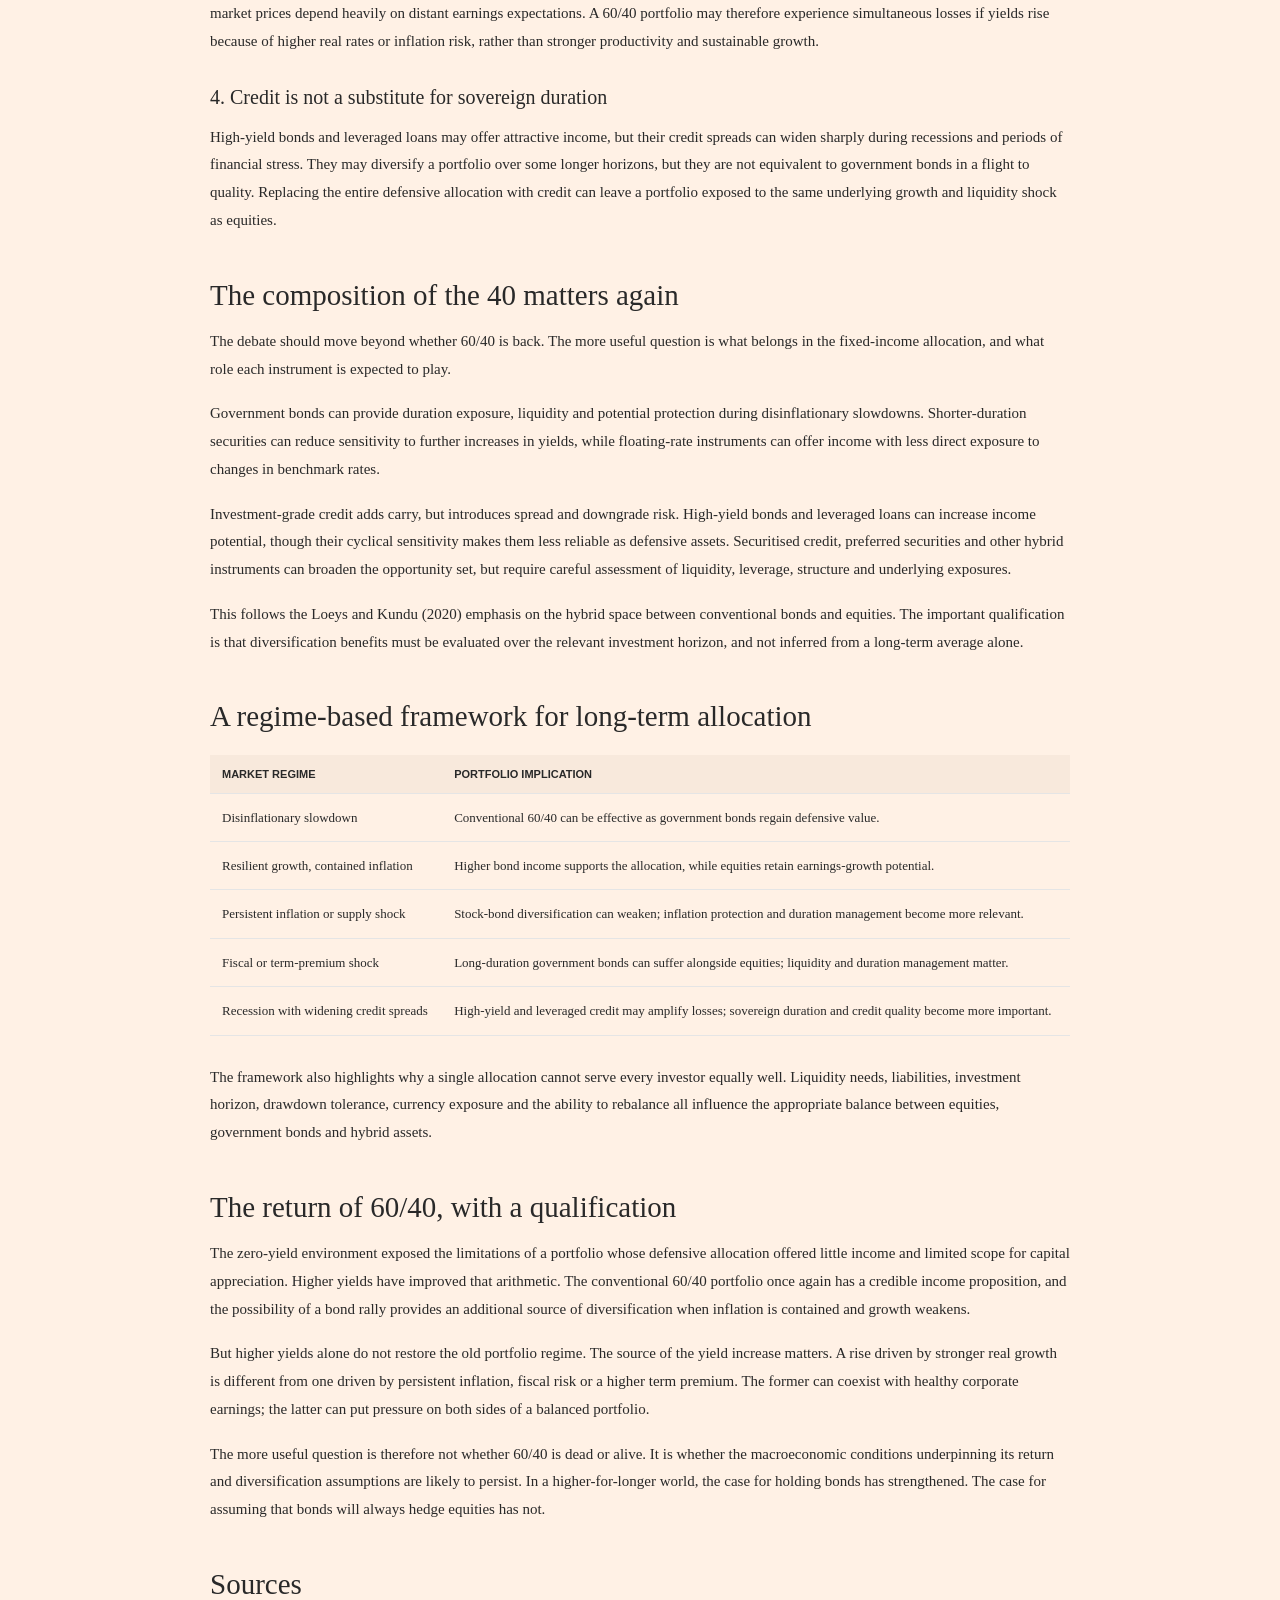
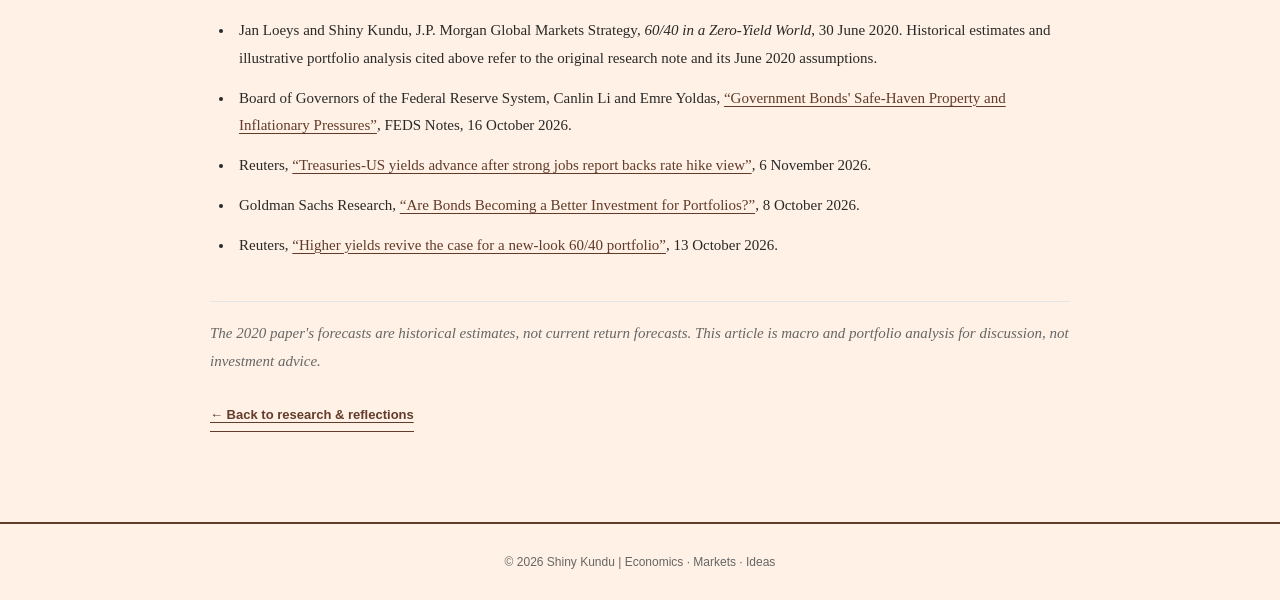
<file: research/60-40-higher-for-longer.html>
<!DOCTYPE html>
<html lang="en">
<head>
  <meta charset="UTF-8">
  <meta name="viewport" content="width=device-width, initial-scale=1.0">
  <meta name="description" content="Higher yields have strengthened the return case for a 60/40 portfolio. But whether bonds still hedge equities depends on the inflation regime and the source of the yield increase.">
  <title>60/40 in a Higher-for-Longer World | Sheenomics</title>
  <link rel="stylesheet" href="../style.css?v=sheenomics-research-1">
</head>
<body>
<header class="site-header">
  <div class="container navbar">
    <div class="brand-lockup">
      <a class="logo" href="../index.html" aria-label="Sheenomics home">
        <span class="logo-monogram">S<span>K</span></span><span class="logo-word">ECON</span>
      </a>
      <div class="brand-identity">
        <span class="brand-name">Sheenomics</span>
        <span class="brand-description">Economics, markets and the world in between.</span>
      </div>
    </div>
    <nav class="nav-links">
      <a href="../index.html#writing">Writing</a>
      <a href="../index.html#areas">Areas</a>
      <a href="../about.html">About</a>
    </nav>
  </div>
</header>
<main class="article-page">
  <article class="container research-article">
    <p class="eyebrow">Global Macro &amp; Markets</p>
    <h1>60/40 in a Higher-for-Longer World: When the Old Allocation Works Again, and When It Doesn't</h1>
    <p class="article-meta">By Shiny Kundu <span aria-hidden="true">|</span> 7 November 2026</p>

    <div class="article-bottom-line">
      <strong>Bottom line.</strong> Higher yields have restored an important part of the traditional 60/40 portfolio's appeal: bonds once again offer meaningful income and a more credible prospective return. But a higher starting yield does not automatically restore the bond hedge. The allocation works best when inflation is contained and weaker growth allows yields to fall. It is much less reliable when yields rise because of persistent inflation, adverse supply shocks or a higher term premium.
    </div>

    <h2>The return of the bond allocation</h2>
    <p>For much of the decade following the Global Financial Crisis, the traditional 60/40 portfolio faced an uncomfortable arithmetic. With government bond yields compressed, the fixed-income allocation offered limited income and diminishing scope for capital appreciation. Investors were being asked to accept duration risk without much compensation.</p>
    <p>That calculation has changed. On 6 November 2026, the US 10-year Treasury yield rose to 4.878% after October payrolls increased by 165,000, well above the 65,000 consensus estimate. The unemployment rate edged down to 4.1%. The data reinforced expectations that the Federal Reserve could keep policy restrictive, with markets assigning a higher probability to another rate increase. The immediate message was one of labour-market resilience and persistent policy restraint, rather than imminent easing.</p>
    <p>At these yield levels, bonds offer a more substantial income cushion than they did in the zero-yield era. If yields subsequently decline, investors also have scope for capital appreciation. The opportunity cost of holding high-quality fixed income has therefore fallen, strengthening the strategic case for a balanced portfolio.</p>
    <p>But the source of the yield increase matters. A rise driven by stronger real growth is not the same as one driven by inflation risk, fiscal concerns or a higher term premium. The first can coexist with healthy corporate earnings; the others can pressure both sides of a balanced portfolio.</p>

    <h2>What the original research argued</h2>
    <p>In June 2020, Jan Loeys and Shiny Kundu examined the implications of a prolonged low-yield environment for long-term asset allocation in the J.P. Morgan Global Markets Strategy paper <em>60/40 in a Zero-Yield World</em>. The analysis was framed around the long-term return and risk contribution of each asset class, rather than the conventional assumption that a fixed 60/40 mix would remain an adequate portfolio anchor across regimes.</p>
    <p>The starting point was the historical performance of a conventional US portfolio comprising 60% S&amp;P 500 equities and 40% US Aggregate bonds. Between 1983 and 2019, the annually rebalanced portfolio delivered a compound annual return of approximately 9.9%, with annual volatility of 10.6%.</p>
    <p>But the forward-looking arithmetic had deteriorated. With the US Aggregate yield near 1.3% in June 2020, the paper estimated a return of around 1% over the following decade. Its equity return assumption was approximately 5%, producing a projected return of roughly 3.4% for the conventional 60/40 portfolio.</p>
    <p>The concern extended beyond returns. In a world where bond yields were already close to their lower bound, government bonds had less room to rally during an equity sell-off. Their traditional role as portfolio insurance was therefore less dependable.</p>
    <p>Loeys and Kundu (2020) explored an alternative: broadening the opportunity set to include assets between conventional fixed income and equities. These included high-yield bonds and loans, collateralised loan obligations, commercial mortgage-backed securities, convertibles, REITs, utilities and preferred shares. The underlying idea was to distinguish short-term volatility from longer-horizon uncertainty. Some credit and hybrid assets can experience substantial interim price movements, yet their returns may be more closely linked to cyclical credit losses and spread normalisation over longer holding periods.</p>
    <p>The illustrative allocations included a 20/40/40 portfolio of conventional bonds, hybrid assets and equities for investors concerned about interim drawdowns, and a 60/40 allocation to hybrids and equities for investors with a greater focus on long-term risk and return. The distinction was central to Loeys and Kundu’s framework: portfolio construction should reflect the investor’s horizon and tolerance for interim volatility, not simply the historical label attached to a 60/40 allocation. This was not a universal recommendation to abandon government bonds. It was a case for reassessing the contribution of each asset class as the macroeconomic regime changed.</p>

    <h2>Why higher yields strengthen the case for 60/40</h2>
    <p><strong>Income provides a more substantial return cushion.</strong> A bond's starting yield is an important determinant of its prospective return over a sufficiently long holding period, assuming credit quality and duration remain broadly stable. A higher starting yield improves the income component and offers some protection against moderate further increases in yields, although it does not eliminate mark-to-market losses.</p>
    <p><strong>The opportunity cost of holding bonds has declined.</strong> When yields were close to zero, investors had little income to compensate them for duration risk. At materially higher yields, high-quality fixed income can compete more credibly with other income-producing assets. It also provides liquidity and a potential source of funds for rebalancing during equity-market weakness.</p>
    <p><strong>Capital appreciation is possible again.</strong> If inflation moderates and monetary policy eventually eases, yields can decline and bond prices can rise. A balanced portfolio can then benefit from both the income earned during the holding period and capital gains generated by falling yields.</p>
    <p>This is particularly relevant in a growth slowdown accompanied by disinflation. Weaker activity can weigh on corporate earnings while giving central banks room to reduce policy rates. Government bonds can then perform their traditional defensive function.</p>

    <h2>When 60/40 does not work as intended</h2>
    <p>The weakness in a conventional 60/40 portfolio is not necessarily the allocation itself. It is the assumption that its two components will reliably offset each other when markets come under pressure. That relationship is regime-dependent.</p>
    <h3>1. Persistent inflation and adverse supply shocks</h3>
    <p>When inflation is above target and supply shocks threaten to become persistent, central banks may have limited room to ease policy even as growth weakens. Inflation expectations and bond yields can rise at the same time that equity valuations come under pressure. This is the difficult combination for a traditional 60/40 portfolio: equities decline on weaker growth or lower margins, while bonds decline because investors demand greater inflation compensation or expect tighter monetary policy.</p>
    <p>A Federal Reserve note published on 16 October 2026 by Canlin Li and Emre Yoldas documents how the hedging properties of government bonds depend on inflation dynamics and the type of shock hitting the economy. Its analysis finds that stock-bond correlations have returned to negative territory in the post-2021 period across the United States, euro area and United Kingdom, in contrast to the strongly positive correlations observed during 2000–2021. In the US, the reported correlation was 0.40 in 2000–2021 and -0.09 after 2021. In the paper's convention, a negative correlation indicates that falling stock prices can coincide with rising bond yields, weakening the bond hedge.</p>
    <h3>2. Rising term premia and fiscal concerns</h3>
    <p>A higher yield is not always a benign development. If long-term yields rise because investors demand greater compensation for duration, fiscal uncertainty or the supply of government debt, the increase can translate into capital losses for existing bondholders. Higher yields improve prospective returns for new investors, but they do not immediately protect portfolios already exposed to long-duration securities. The path matters as much as the destination.</p>
    <h3>3. Equity valuations remain vulnerable</h3>
    <p>Higher real risk-free rates raise the discount rate applied to future corporate cash flows. This can pressure equity valuations, particularly where market prices depend heavily on distant earnings expectations. A 60/40 portfolio may therefore experience simultaneous losses if yields rise because of higher real rates or inflation risk, rather than stronger productivity and sustainable growth.</p>
    <h3>4. Credit is not a substitute for sovereign duration</h3>
    <p>High-yield bonds and leveraged loans may offer attractive income, but their credit spreads can widen sharply during recessions and periods of financial stress. They may diversify a portfolio over some longer horizons, but they are not equivalent to government bonds in a flight to quality. Replacing the entire defensive allocation with credit can leave a portfolio exposed to the same underlying growth and liquidity shock as equities.</p>

    <h2>The composition of the 40 matters again</h2>
    <p>The debate should move beyond whether 60/40 is back. The more useful question is what belongs in the fixed-income allocation, and what role each instrument is expected to play.</p>
    <p>Government bonds can provide duration exposure, liquidity and potential protection during disinflationary slowdowns. Shorter-duration securities can reduce sensitivity to further increases in yields, while floating-rate instruments can offer income with less direct exposure to changes in benchmark rates.</p>
    <p>Investment-grade credit adds carry, but introduces spread and downgrade risk. High-yield bonds and leveraged loans can increase income potential, though their cyclical sensitivity makes them less reliable as defensive assets. Securitised credit, preferred securities and other hybrid instruments can broaden the opportunity set, but require careful assessment of liquidity, leverage, structure and underlying exposures.</p>
    <p>This follows the Loeys and Kundu (2020) emphasis on the hybrid space between conventional bonds and equities. The important qualification is that diversification benefits must be evaluated over the relevant investment horizon, and not inferred from a long-term average alone.</p>

    <h2>A regime-based framework for long-term allocation</h2>
    <div class="table-wrap">
      <table class="research-table">
        <thead><tr><th>Market regime</th><th>Portfolio implication</th></tr></thead>
        <tbody>
          <tr><td>Disinflationary slowdown</td><td>Conventional 60/40 can be effective as government bonds regain defensive value.</td></tr>
          <tr><td>Resilient growth, contained inflation</td><td>Higher bond income supports the allocation, while equities retain earnings-growth potential.</td></tr>
          <tr><td>Persistent inflation or supply shock</td><td>Stock-bond diversification can weaken; inflation protection and duration management become more relevant.</td></tr>
          <tr><td>Fiscal or term-premium shock</td><td>Long-duration government bonds can suffer alongside equities; liquidity and duration management matter.</td></tr>
          <tr><td>Recession with widening credit spreads</td><td>High-yield and leveraged credit may amplify losses; sovereign duration and credit quality become more important.</td></tr>
        </tbody>
      </table>
    </div>
    <p>The framework also highlights why a single allocation cannot serve every investor equally well. Liquidity needs, liabilities, investment horizon, drawdown tolerance, currency exposure and the ability to rebalance all influence the appropriate balance between equities, government bonds and hybrid assets.</p>

    <h2>The return of 60/40, with a qualification</h2>
    <p>The zero-yield environment exposed the limitations of a portfolio whose defensive allocation offered little income and limited scope for capital appreciation. Higher yields have improved that arithmetic. The conventional 60/40 portfolio once again has a credible income proposition, and the possibility of a bond rally provides an additional source of diversification when inflation is contained and growth weakens.</p>
    <p>But higher yields alone do not restore the old portfolio regime. The source of the yield increase matters. A rise driven by stronger real growth is different from one driven by persistent inflation, fiscal risk or a higher term premium. The former can coexist with healthy corporate earnings; the latter can put pressure on both sides of a balanced portfolio.</p>
    <p>The more useful question is therefore not whether 60/40 is dead or alive. It is whether the macroeconomic conditions underpinning its return and diversification assumptions are likely to persist. In a higher-for-longer world, the case for holding bonds has strengthened. The case for assuming that bonds will always hedge equities has not.</p>

    <h2>Sources</h2>
    <ul class="source-list">
      <li>Jan Loeys and Shiny Kundu, J.P. Morgan Global Markets Strategy, <em>60/40 in a Zero-Yield World</em>, 30 June 2020. Historical estimates and illustrative portfolio analysis cited above refer to the original research note and its June 2020 assumptions.</li>
      <li>Board of Governors of the Federal Reserve System, Canlin Li and Emre Yoldas, <a href="https://www.federalreserve.gov/econres/notes/feds-notes/government-bonds-safe-haven-property-and-inflationary-pressures-20261016.html">“Government Bonds' Safe-Haven Property and Inflationary Pressures”</a>, FEDS Notes, 16 October 2026.</li>
      <li>Reuters, <a href="https://www.fidelity.com/news/article/us-markets/202611060939RTRSNEWSCOMBINED_L2N46N0L3_1">“Treasuries-US yields advance after strong jobs report backs rate hike view”</a>, 6 November 2026.</li>
      <li>Goldman Sachs Research, <a href="https://www.goldmansachs.com/insights/articles/are-bonds-becoming-a-better-investment-for-portfolios">“Are Bonds Becoming a Better Investment for Portfolios?”</a>, 8 October 2026.</li>
      <li>Reuters, <a href="https://d2233.cms.socastsrm.com/2026/10/13/higher-yields-revive-the-case-for-a-new-look-60-40-portfolio/">“Higher yields revive the case for a new-look 60/40 portfolio”</a>, 13 October 2026.</li>
    </ul>
    <p class="article-disclaimer">The 2020 paper's forecasts are historical estimates, not current return forecasts. This article is macro and portfolio analysis for discussion, not investment advice.</p>
    <a class="text-link" href="../index.html#writing">← Back to research &amp; reflections</a>
  </article>
</main>
<footer class="site-footer"><div class="container"><p>© 2026 Shiny Kundu | Economics · Markets · Ideas</p></div></footer>
</body>
</html>
</file>
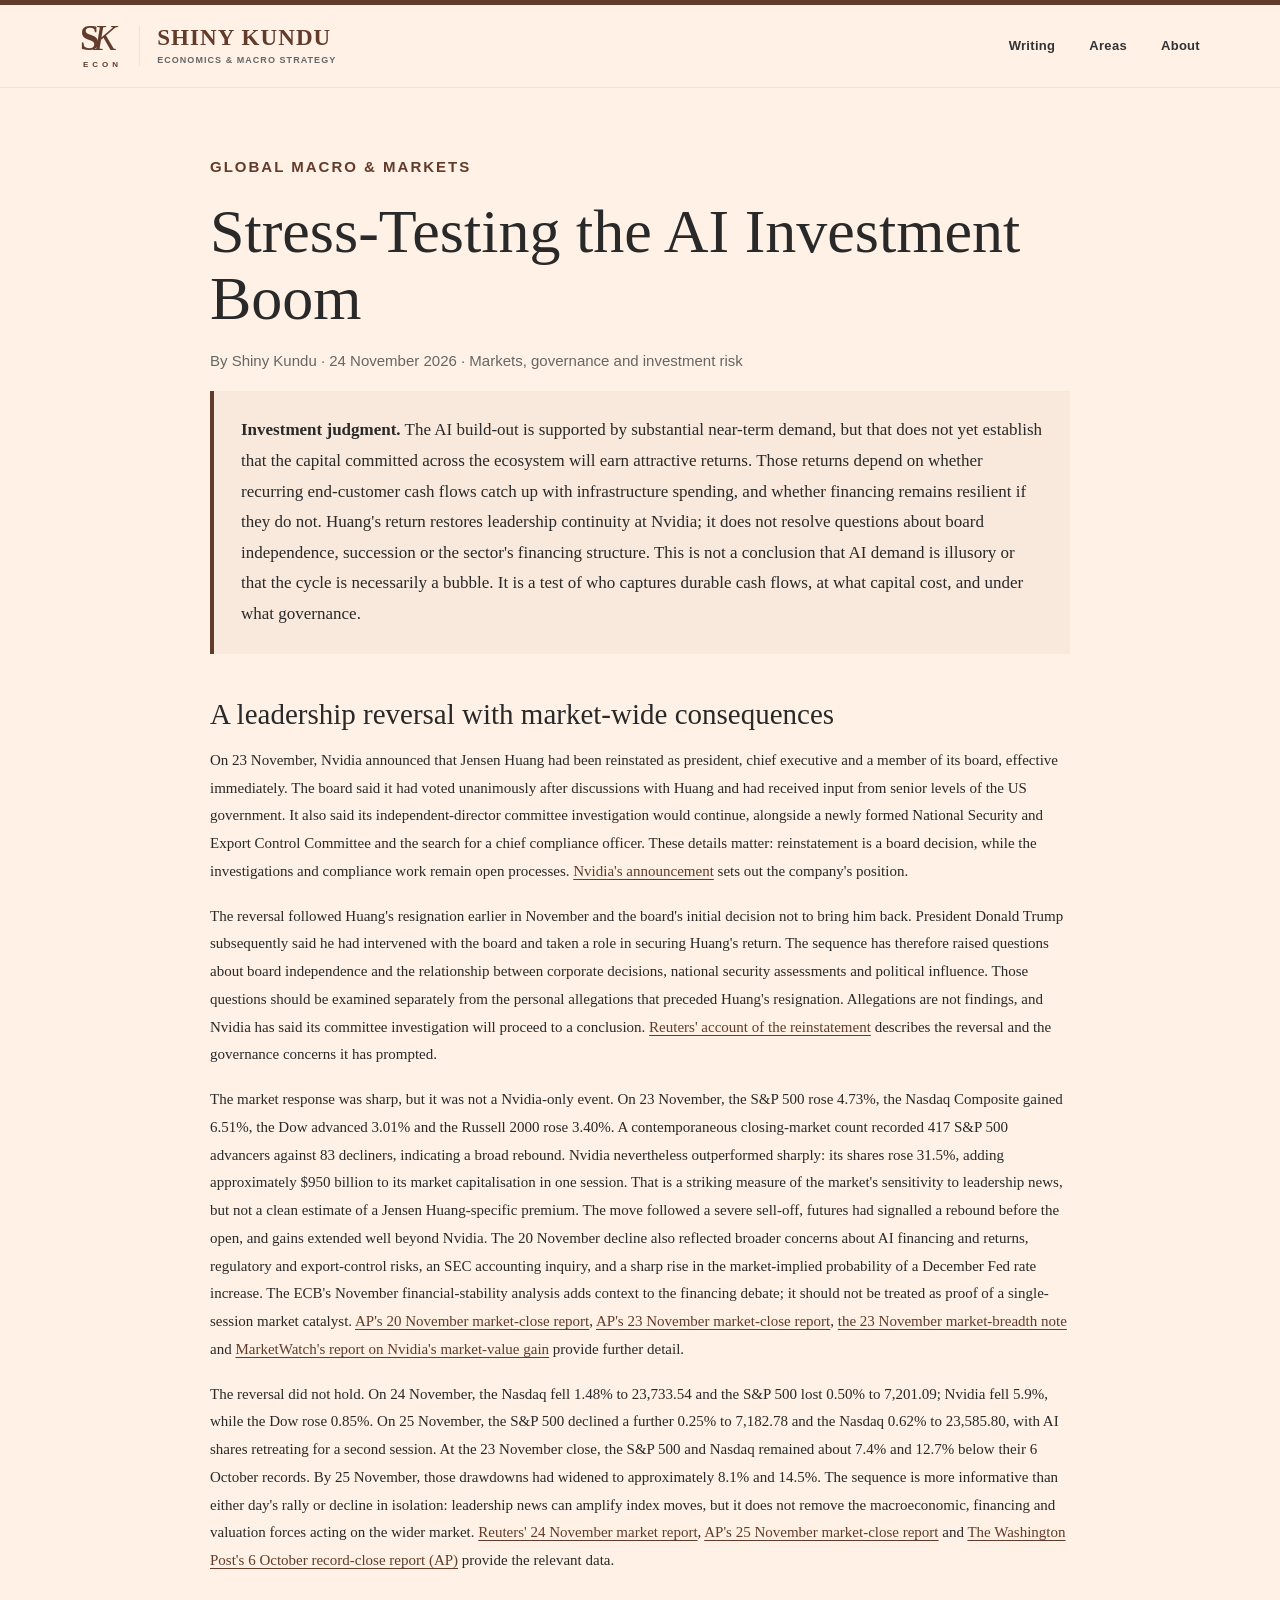
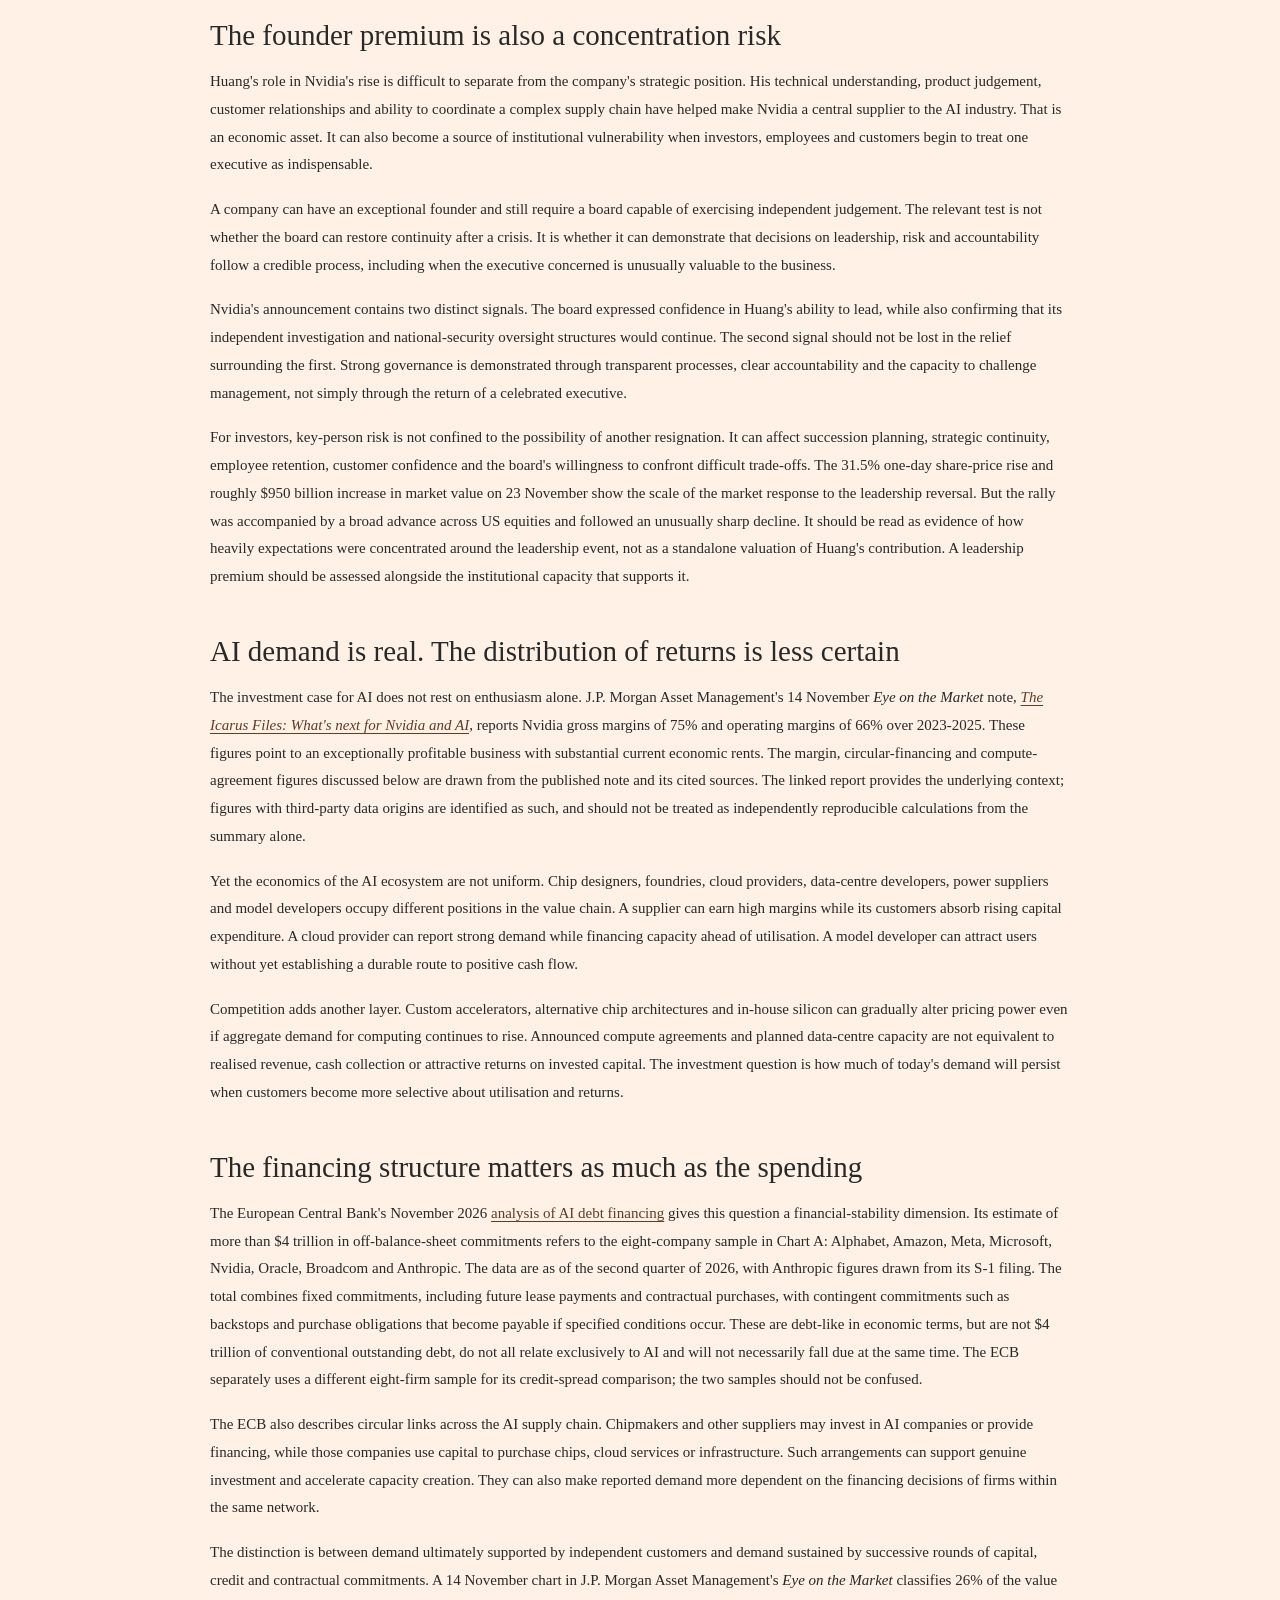
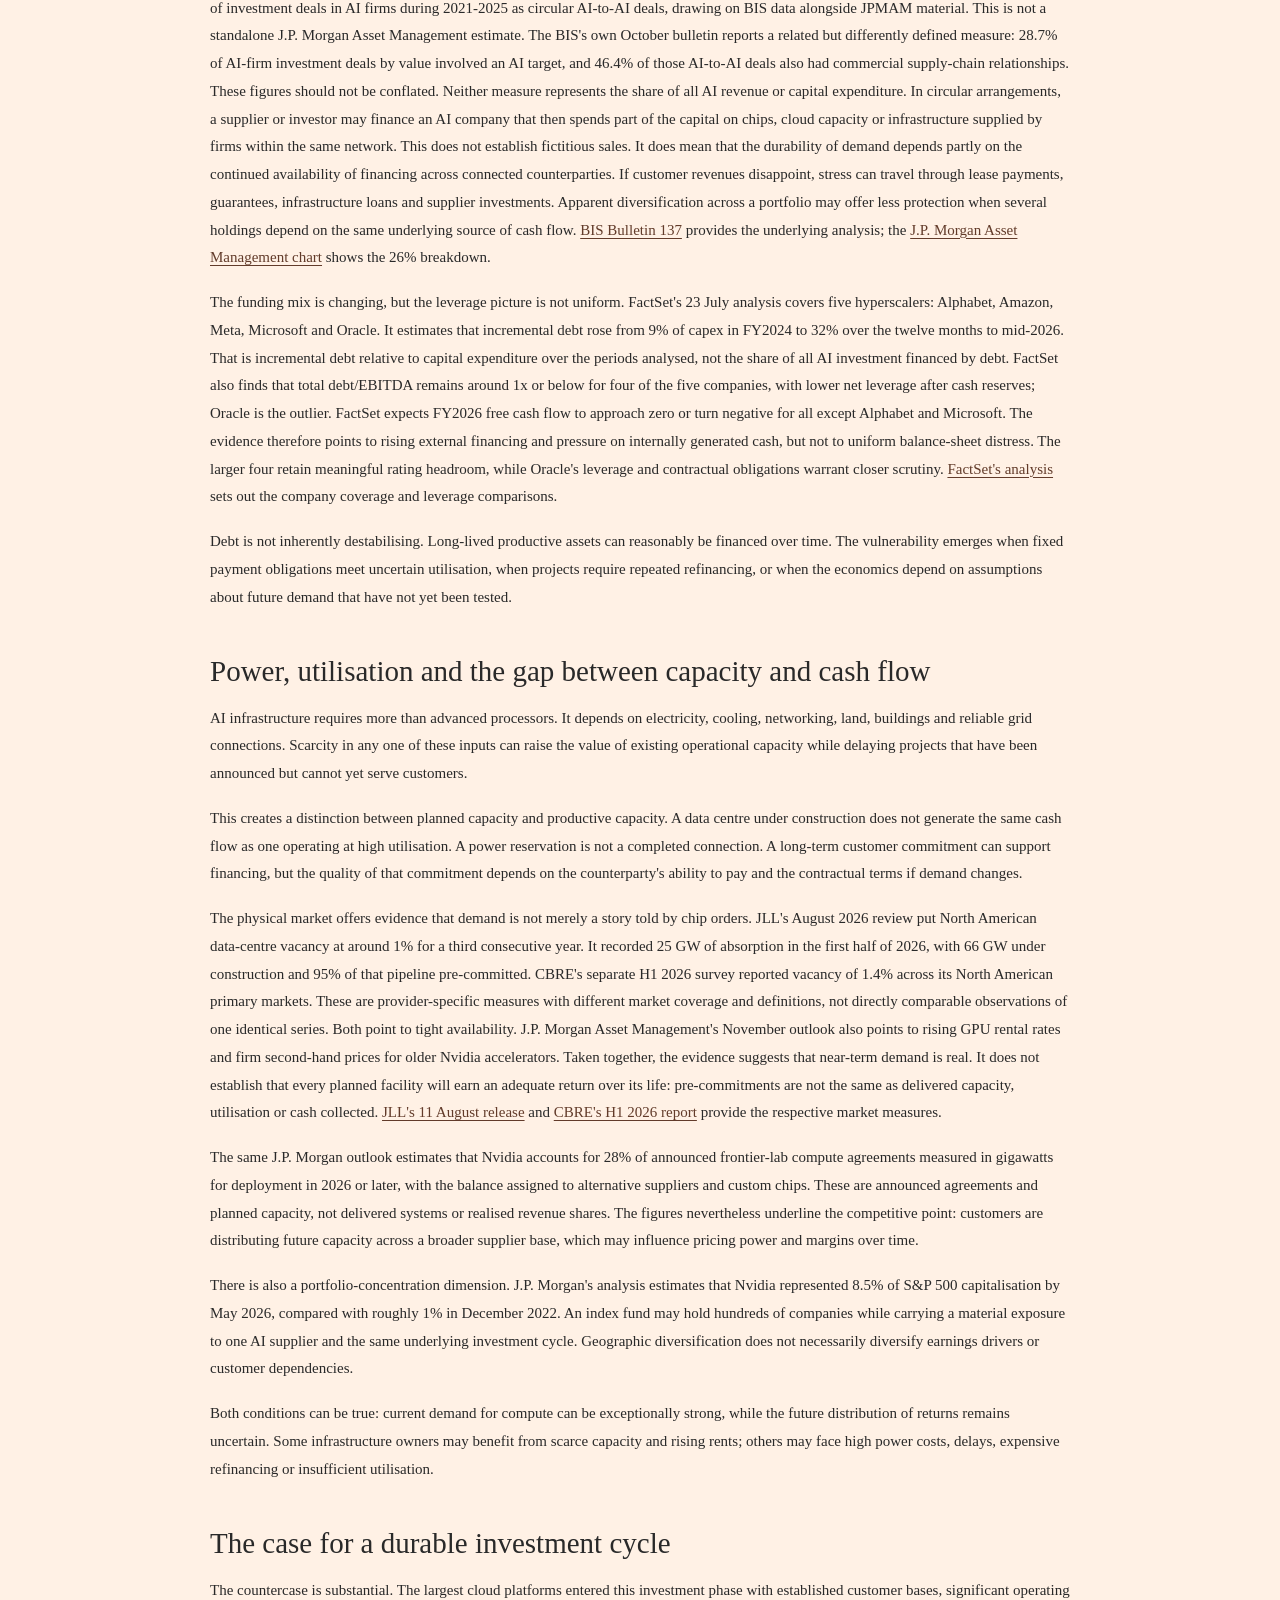
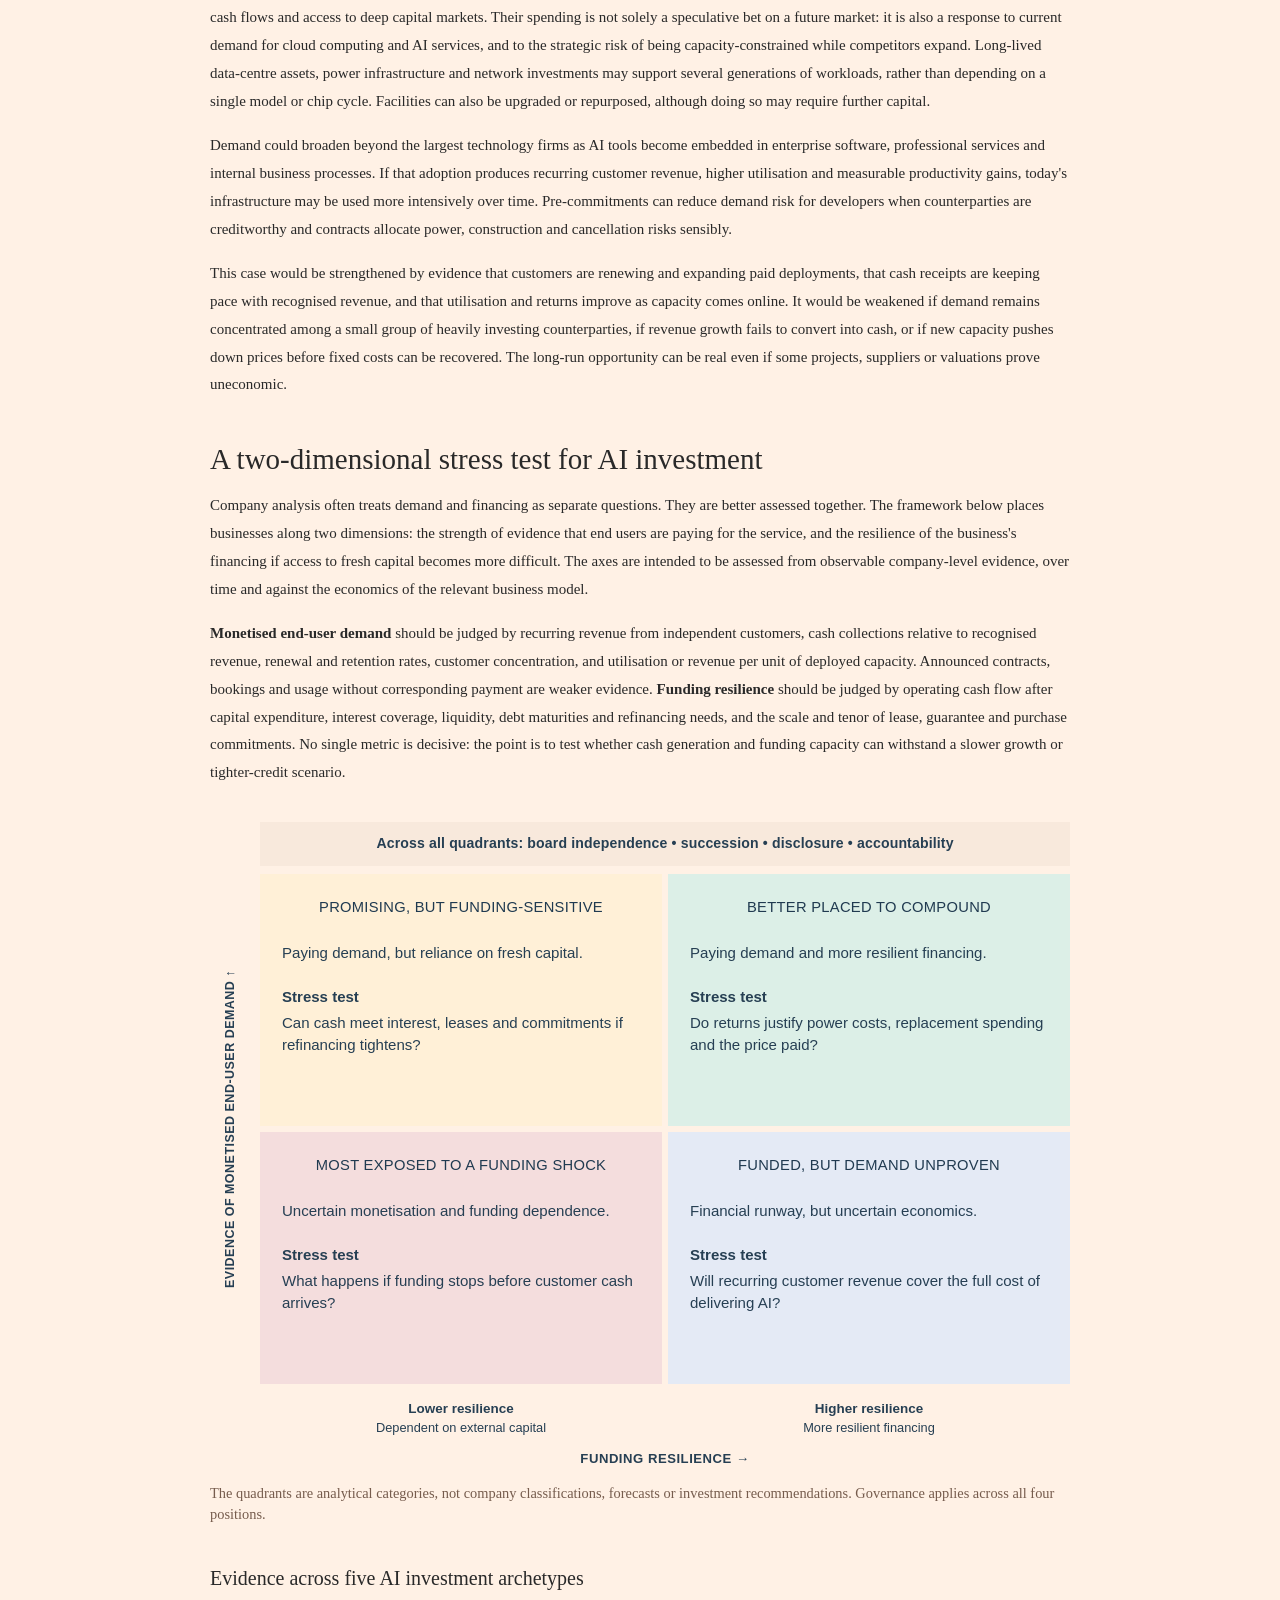
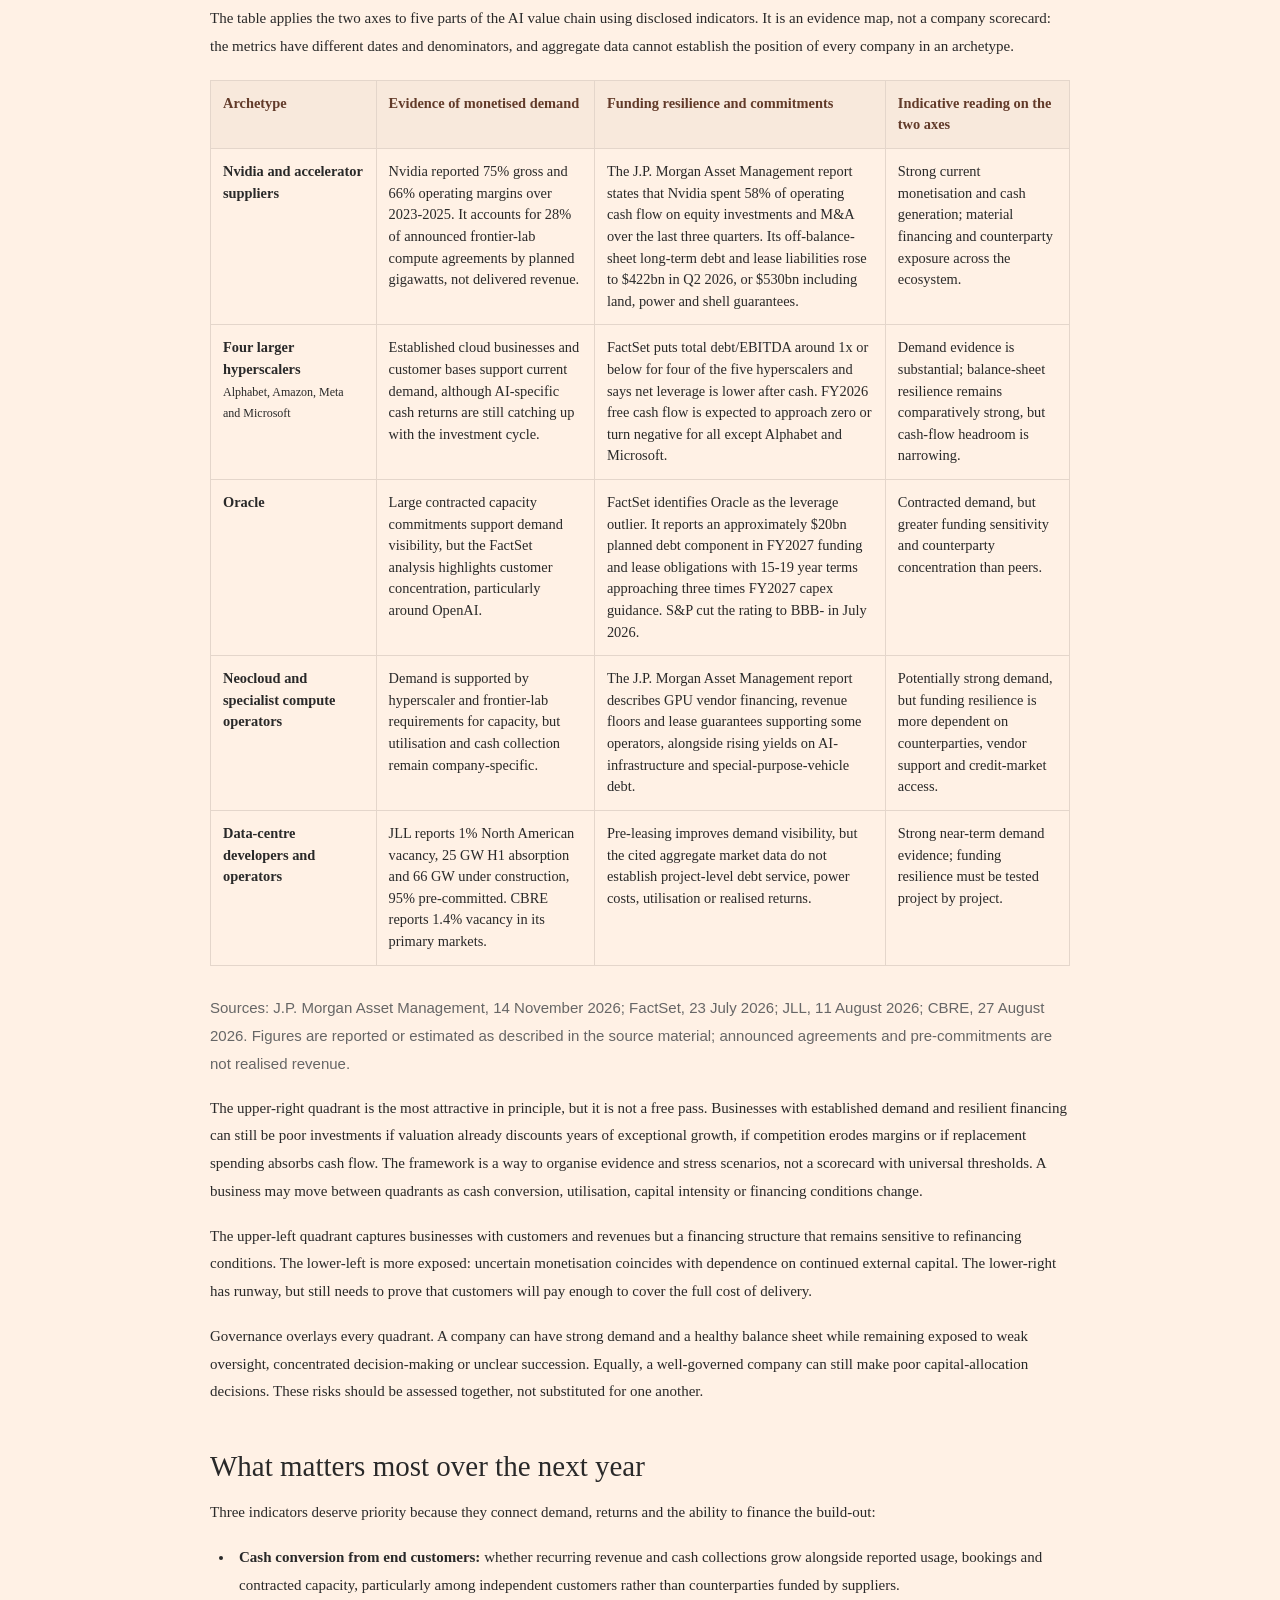
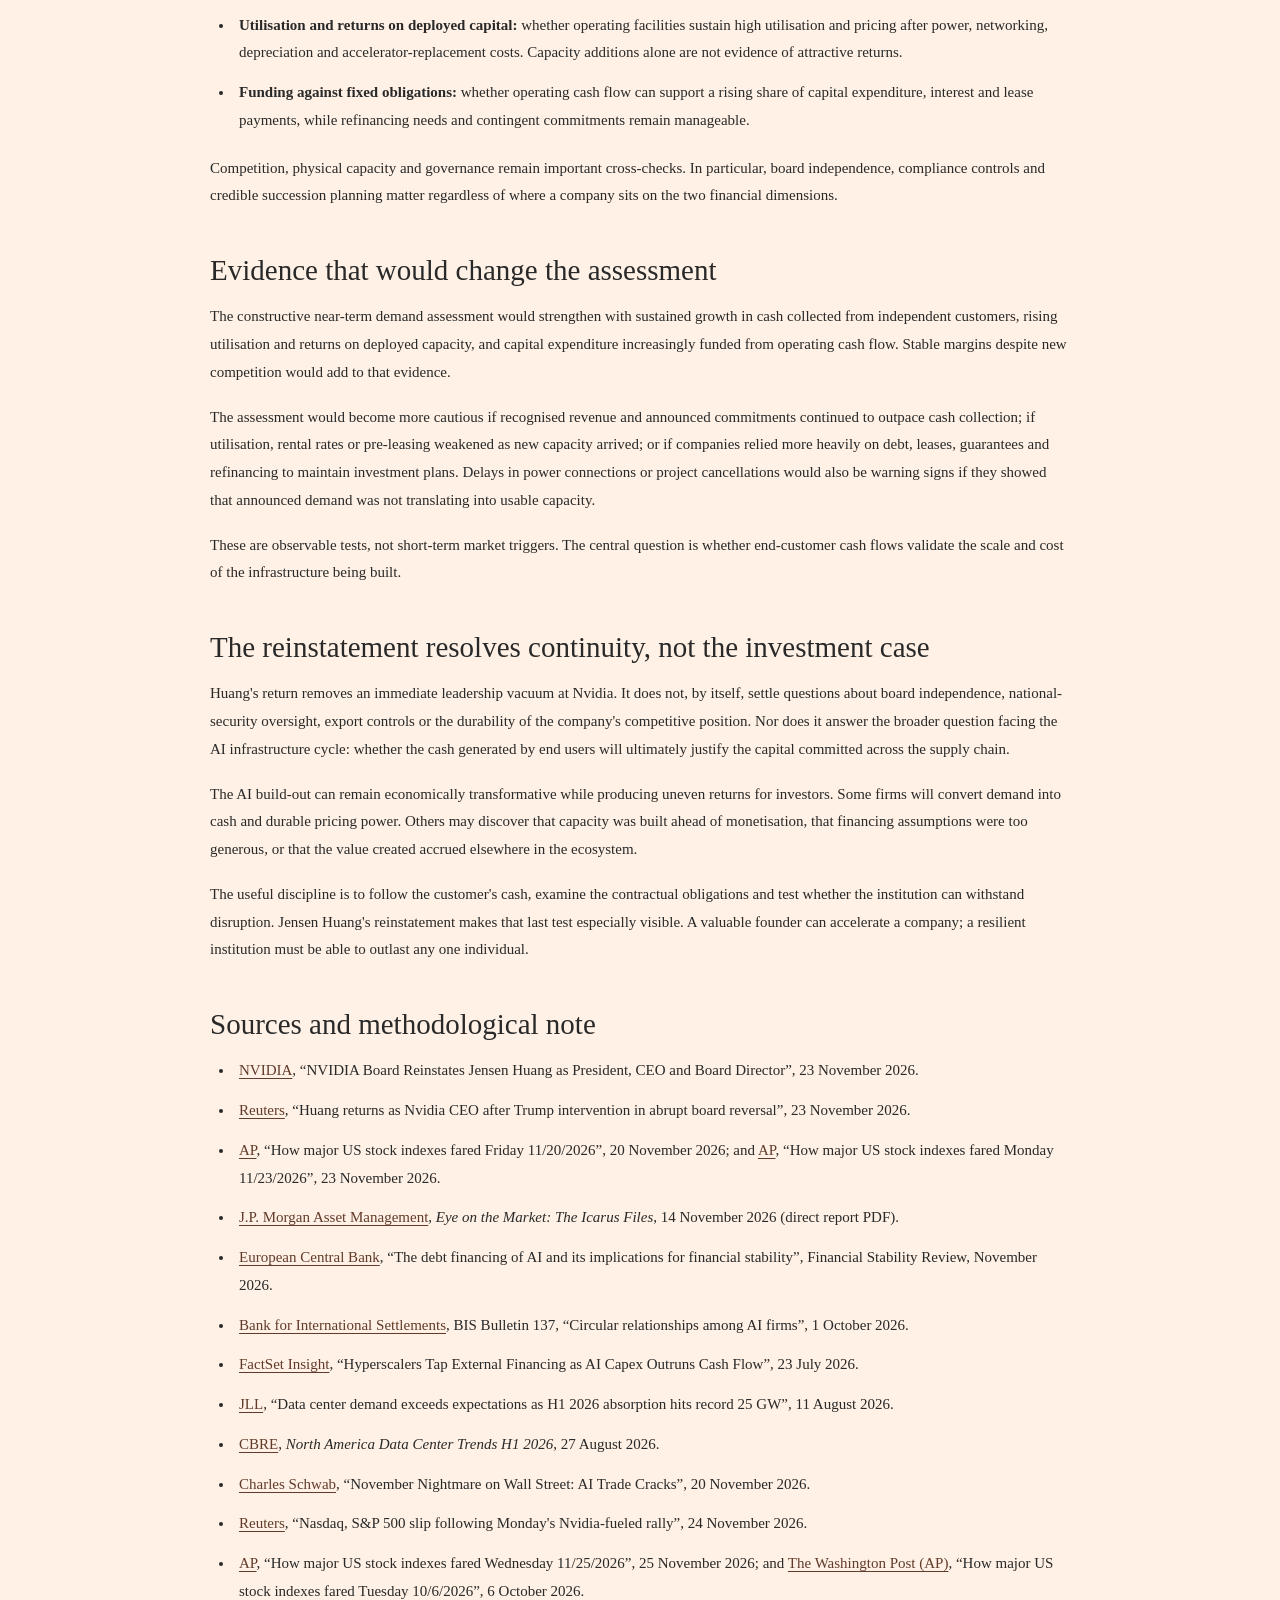
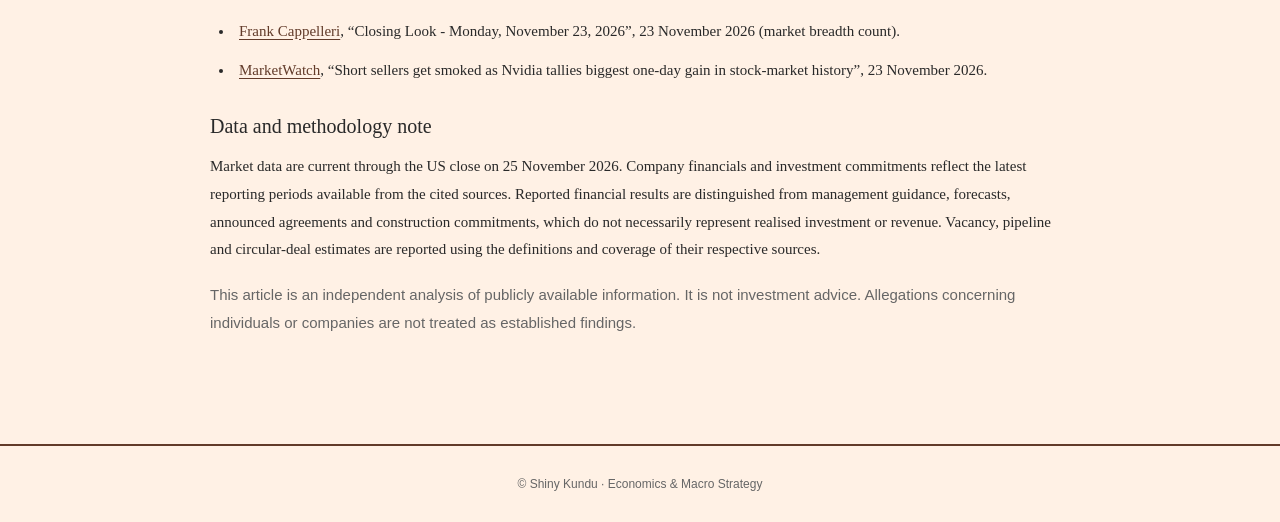
<file: research/after-jensen-huangs-return-ai-investment-stress-test.html>
<!DOCTYPE html>
<html lang="en">
<head>
  <meta charset="UTF-8">
  <meta name="viewport" content="width=device-width, initial-scale=1.0">
  <meta name="description" content="Jensen Huang's reinstatement at Nvidia raises questions about founder dependence, board independence and the financing risks beneath the AI infrastructure boom.">
  <meta name="author" content="Shiny Kundu">
  <meta property="og:title" content="Stress-Testing the AI Investment Boom | Shiny Kundu">
  <meta property="og:description" content="The Nvidia leadership reversal brings corporate governance, monetised demand and AI infrastructure financing into the same investment-risk framework.">
  <link rel="canonical" href="https://skunduecon.github.io/research/after-jensen-huangs-return-ai-investment-stress-test.html">
  <title>Stress-Testing the AI Investment Boom | Shiny Kundu</title>
  <link rel="stylesheet" href="../style.css?v=skecon-6">
  <style>
    .table-scroll { overflow-x: auto; margin: 1.2rem 0 1.8rem; }
    .evidence-table { width: 100%; border-collapse: collapse; min-width: 760px; font-size: .9rem; line-height: 1.5; }
    .evidence-table th, .evidence-table td { border: 1px solid #e4d6cb; padding: 12px; text-align: left; vertical-align: top; }
    .evidence-table th { background: #f8e9dc; color: #623b2a; font-weight: 700; }
    .evidence-table td:first-child { min-width: 150px; }
    .stress-figure { margin: 2.2rem 0; }
    .stress-figure figcaption { margin-top: .8rem; color: #765c4d; font-size: .9rem; line-height: 1.5; }
    .stress-chart { display: grid; grid-template-columns: 42px 1fr; grid-template-rows: auto 1fr auto; gap: 8px; color: #263f53; font-family: Arial, sans-serif; }
    .stress-governance { grid-column: 2; text-align: center; padding: 10px 8px; background: #f8e9dc; font-size: .88rem; font-weight: 600; letter-spacing: .01em; }
    .stress-ylabel { grid-column: 1; grid-row: 2; display: flex; align-items: center; justify-content: center; writing-mode: vertical-rl; transform: rotate(180deg); font-size: .78rem; font-weight: 700; letter-spacing: .04em; text-align: center; }
    .stress-grid { grid-column: 2; grid-row: 2; display: grid; grid-template-columns: 1fr 1fr; grid-template-rows: 1fr 1fr; gap: 6px; min-height: 510px; }
    .stress-cell { padding: 24px 22px; display: flex; flex-direction: column; }
    .stress-cell h3 { text-align: center; font-size: .92rem; line-height: 1.35; letter-spacing: .02em; margin: 0 0 24px; color: #203a50; }
    .stress-cell p { margin: 0 0 14px; font-size: .94rem; line-height: 1.5; }
    .stress-cell .stress-test { margin-top: 8px; }
    .stress-cell .stress-test strong { display: block; margin-bottom: 3px; }
    .stress-a { background: #fff0d7; }
    .stress-b { background: #dcefe7; }
    .stress-c { background: #f4dddd; }
    .stress-d { background: #e4eaf5; }
    .stress-xaxis { grid-column: 2; display: grid; grid-template-columns: 1fr 1fr; text-align: center; gap: 6px; }
    .stress-xaxis div { padding: 8px 6px 0; font-size: .8rem; line-height: 1.4; }
    .stress-xaxis strong { display: block; font-size: .84rem; }
    .stress-xlabel { grid-column: 2; text-align: center; font-size: .82rem; font-weight: 700; letter-spacing: .04em; padding-top: 3px; }
    @media (max-width: 640px) {
      .stress-chart { grid-template-columns: 28px 1fr; gap: 5px; }
      .stress-grid { min-height: 620px; gap: 4px; }
      .stress-cell { padding: 14px 10px; }
      .stress-cell h3 { font-size: .75rem; margin-bottom: 15px; }
      .stress-cell p { font-size: .78rem; line-height: 1.4; }
      .stress-ylabel { font-size: .68rem; }
      .stress-governance { font-size: .72rem; }
      .stress-xaxis div, .stress-xaxis strong, .stress-xlabel { font-size: .7rem; }
    }
  </style>
</head>
<body>
<header class="site-header">
  <div class="container navbar">
    <div class="brand-lockup">
      <a class="logo" href="../index.html" aria-label="SK Econ home"><span class="logo-monogram">S<span>K</span></span><span class="logo-word">ECON</span></a>
      <div class="brand-identity"><span class="brand-name">Shiny Kundu</span><span class="brand-description">Economics &amp; Macro Strategy</span></div>
    </div>
    <nav class="nav-links"><a href="../index.html#writing">Writing</a><a href="../index.html#areas">Areas</a><a href="../about.html">About</a></nav>
  </div>
</header>
<main class="article-page">
<article class="container research-article">
<p class="eyebrow">Global Macro &amp; Markets</p>
<h1>Stress-Testing the AI Investment Boom</h1>
<p class="article-meta">By Shiny Kundu <span>·</span> 24 November 2026 <span>·</span> Markets, governance and investment risk</p>

<div class="article-bottom-line"><strong>Investment judgment.</strong> The AI build-out is supported by substantial near-term demand, but that does not yet establish that the capital committed across the ecosystem will earn attractive returns. Those returns depend on whether recurring end-customer cash flows catch up with infrastructure spending, and whether financing remains resilient if they do not. Huang's return restores leadership continuity at Nvidia; it does not resolve questions about board independence, succession or the sector's financing structure. This is not a conclusion that AI demand is illusory or that the cycle is necessarily a bubble. It is a test of who captures durable cash flows, at what capital cost, and under what governance.</div>

<h2>A leadership reversal with market-wide consequences</h2>
<p>On 23 November, Nvidia announced that Jensen Huang had been reinstated as president, chief executive and a member of its board, effective immediately. The board said it had voted unanimously after discussions with Huang and had received input from senior levels of the US government. It also said its independent-director committee investigation would continue, alongside a newly formed National Security and Export Control Committee and the search for a chief compliance officer. These details matter: reinstatement is a board decision, while the investigations and compliance work remain open processes. <a href="https://investor.nvidia.com/news/press-release-details/2026/NVIDIA-Board-Reinstates-Jensen-Huang-as-President-CEO-and-Board-Director/default.aspx" target="_blank" rel="noopener noreferrer">Nvidia's announcement</a> sets out the company's position.</p>
<p>The reversal followed Huang's resignation earlier in November and the board's initial decision not to bring him back. President Donald Trump subsequently said he had intervened with the board and taken a role in securing Huang's return. The sequence has therefore raised questions about board independence and the relationship between corporate decisions, national security assessments and political influence. Those questions should be examined separately from the personal allegations that preceded Huang's resignation. Allegations are not findings, and Nvidia has said its committee investigation will proceed to a conclusion. <a href="https://www.reuters.com/technology/nvidia-reinstates-jensen-huang-ceo-2026-11-23/" target="_blank" rel="noopener noreferrer">Reuters' account of the reinstatement</a> describes the reversal and the governance concerns it has prompted.</p>
<p>The market response was sharp, but it was not a Nvidia-only event. On 23 November, the S&amp;P 500 rose 4.73%, the Nasdaq Composite gained 6.51%, the Dow advanced 3.01% and the Russell 2000 rose 3.40%. A contemporaneous closing-market count recorded 417 S&amp;P 500 advancers against 83 decliners, indicating a broad rebound. Nvidia nevertheless outperformed sharply: its shares rose 31.5%, adding approximately $950 billion to its market capitalisation in one session. That is a striking measure of the market's sensitivity to leadership news, but not a clean estimate of a Jensen Huang-specific premium. The move followed a severe sell-off, futures had signalled a rebound before the open, and gains extended well beyond Nvidia. The 20 November decline also reflected broader concerns about AI financing and returns, regulatory and export-control risks, an SEC accounting inquiry, and a sharp rise in the market-implied probability of a December Fed rate increase. The ECB's November financial-stability analysis adds context to the financing debate; it should not be treated as proof of a single-session market catalyst. <a href="https://apnews.com/article/c10b797a17c2acf37924d834efebe135" target="_blank" rel="noopener noreferrer">AP's 20 November market-close report</a>, <a href="https://apnews.com/article/fcdf1bad36b4f81c90cbb0f33a2c5704" target="_blank" rel="noopener noreferrer">AP's 23 November market-close report</a>, <a href="https://cappnotes.substack.com/p/closing-look-monday-november-23-2026" target="_blank" rel="noopener noreferrer">the 23 November market-breadth note</a> and <a href="https://www.marketwatch.com/story/short-sellers-get-smoked-as-nvidia-tallies-biggest-one-day-gain-in-stock-market-history-e9dc6e9c" target="_blank" rel="noopener noreferrer">MarketWatch's report on Nvidia's market-value gain</a> provide further detail.</p>
<p>The reversal did not hold. On 24 November, the Nasdaq fell 1.48% to 23,733.54 and the S&amp;P 500 lost 0.50% to 7,201.09; Nvidia fell 5.9%, while the Dow rose 0.85%. On 25 November, the S&amp;P 500 declined a further 0.25% to 7,182.78 and the Nasdaq 0.62% to 23,585.80, with AI shares retreating for a second session. At the 23 November close, the S&amp;P 500 and Nasdaq remained about 7.4% and 12.7% below their 6 October records. By 25 November, those drawdowns had widened to approximately 8.1% and 14.5%. The sequence is more informative than either day's rally or decline in isolation: leadership news can amplify index moves, but it does not remove the macroeconomic, financing and valuation forces acting on the wider market. <a href="https://www.reuters.com/business/wall-st-futures-dip-chip-stocks-cool-after-nvidia-fueled-rally-2026-11-24/" target="_blank" rel="noopener noreferrer">Reuters' 24 November market report</a>, <a href="https://apnews.com/article/94fdb0ecb060ec65c0b02879ce0d2d09" target="_blank" rel="noopener noreferrer">AP's 25 November market-close report</a> and <a href="https://www.washingtonpost.com/business/2026/10/06/wall-street-stocks-dow-nasdaq/af67f84a-c1c3-11f1-8170-681419af1cc9_story.html" target="_blank" rel="noopener noreferrer">The Washington Post's 6 October record-close report (AP)</a> provide the relevant data.</p>

<h2>The founder premium is also a concentration risk</h2>
<p>Huang's role in Nvidia's rise is difficult to separate from the company's strategic position. His technical understanding, product judgement, customer relationships and ability to coordinate a complex supply chain have helped make Nvidia a central supplier to the AI industry. That is an economic asset. It can also become a source of institutional vulnerability when investors, employees and customers begin to treat one executive as indispensable.</p>
<p>A company can have an exceptional founder and still require a board capable of exercising independent judgement. The relevant test is not whether the board can restore continuity after a crisis. It is whether it can demonstrate that decisions on leadership, risk and accountability follow a credible process, including when the executive concerned is unusually valuable to the business.</p>
<p>Nvidia's announcement contains two distinct signals. The board expressed confidence in Huang's ability to lead, while also confirming that its independent investigation and national-security oversight structures would continue. The second signal should not be lost in the relief surrounding the first. Strong governance is demonstrated through transparent processes, clear accountability and the capacity to challenge management, not simply through the return of a celebrated executive.</p>
<p>For investors, key-person risk is not confined to the possibility of another resignation. It can affect succession planning, strategic continuity, employee retention, customer confidence and the board's willingness to confront difficult trade-offs. The 31.5% one-day share-price rise and roughly $950 billion increase in market value on 23 November show the scale of the market response to the leadership reversal. But the rally was accompanied by a broad advance across US equities and followed an unusually sharp decline. It should be read as evidence of how heavily expectations were concentrated around the leadership event, not as a standalone valuation of Huang's contribution. A leadership premium should be assessed alongside the institutional capacity that supports it.</p>

<h2>AI demand is real. The distribution of returns is less certain</h2>
<p>The investment case for AI does not rest on enthusiasm alone. J.P. Morgan Asset Management's 14 November <em>Eye on the Market</em> note, <a href="https://assets.jpmprivatebank.com/content/dam/jpm-pb-aem/global/en/documents/eotm/the-icarus-files.pdf" target="_blank" rel="noopener noreferrer"><em>The Icarus Files: What's next for Nvidia and AI</em></a>, reports Nvidia gross margins of 75% and operating margins of 66% over 2023-2025. These figures point to an exceptionally profitable business with substantial current economic rents. The margin, circular-financing and compute-agreement figures discussed below are drawn from the published note and its cited sources. The linked report provides the underlying context; figures with third-party data origins are identified as such, and should not be treated as independently reproducible calculations from the summary alone.</p>
<p>Yet the economics of the AI ecosystem are not uniform. Chip designers, foundries, cloud providers, data-centre developers, power suppliers and model developers occupy different positions in the value chain. A supplier can earn high margins while its customers absorb rising capital expenditure. A cloud provider can report strong demand while financing capacity ahead of utilisation. A model developer can attract users without yet establishing a durable route to positive cash flow.</p>
<p>Competition adds another layer. Custom accelerators, alternative chip architectures and in-house silicon can gradually alter pricing power even if aggregate demand for computing continues to rise. Announced compute agreements and planned data-centre capacity are not equivalent to realised revenue, cash collection or attractive returns on invested capital. The investment question is how much of today's demand will persist when customers become more selective about utilisation and returns.</p>

<h2>The financing structure matters as much as the spending</h2>
<p>The European Central Bank's November 2026 <a href="https://www.ecb.europa.eu/press/financial-stability-publications/fsr/focus/2026/html/ecb.fsrbox202611_03~4fd1449eaa.en.html" target="_blank" rel="noopener noreferrer">analysis of AI debt financing</a> gives this question a financial-stability dimension. Its estimate of more than $4 trillion in off-balance-sheet commitments refers to the eight-company sample in Chart A: Alphabet, Amazon, Meta, Microsoft, Nvidia, Oracle, Broadcom and Anthropic. The data are as of the second quarter of 2026, with Anthropic figures drawn from its S-1 filing. The total combines fixed commitments, including future lease payments and contractual purchases, with contingent commitments such as backstops and purchase obligations that become payable if specified conditions occur. These are debt-like in economic terms, but are not $4 trillion of conventional outstanding debt, do not all relate exclusively to AI and will not necessarily fall due at the same time. The ECB separately uses a different eight-firm sample for its credit-spread comparison; the two samples should not be confused.</p>
<p>The ECB also describes circular links across the AI supply chain. Chipmakers and other suppliers may invest in AI companies or provide financing, while those companies use capital to purchase chips, cloud services or infrastructure. Such arrangements can support genuine investment and accelerate capacity creation. They can also make reported demand more dependent on the financing decisions of firms within the same network.</p>
<p>The distinction is between demand ultimately supported by independent customers and demand sustained by successive rounds of capital, credit and contractual commitments. A 14 November chart in J.P. Morgan Asset Management's <em>Eye on the Market</em> classifies 26% of the value of investment deals in AI firms during 2021-2025 as circular AI-to-AI deals, drawing on BIS data alongside JPMAM material. This is not a standalone J.P. Morgan Asset Management estimate. The BIS's own October bulletin reports a related but differently defined measure: 28.7% of AI-firm investment deals by value involved an AI target, and 46.4% of those AI-to-AI deals also had commercial supply-chain relationships. These figures should not be conflated. Neither measure represents the share of all AI revenue or capital expenditure. In circular arrangements, a supplier or investor may finance an AI company that then spends part of the capital on chips, cloud capacity or infrastructure supplied by firms within the same network. This does not establish fictitious sales. It does mean that the durability of demand depends partly on the continued availability of financing across connected counterparties. If customer revenues disappoint, stress can travel through lease payments, guarantees, infrastructure loans and supplier investments. Apparent diversification across a portfolio may offer less protection when several holdings depend on the same underlying source of cash flow. <a href="https://www.bis.org/publications/bulletin-137-circular-relationships-among-ai-firms" target="_blank" rel="noopener noreferrer">BIS Bulletin 137</a> provides the underlying analysis; the <a href="https://assets.jpmprivatebank.com/content/dam/jpm-pb-aem/global/en/documents/eotm/the-icarus-files.pdf" target="_blank" rel="noopener noreferrer">J.P. Morgan Asset Management chart</a> shows the 26% breakdown.</p>
<p>The funding mix is changing, but the leverage picture is not uniform. FactSet's 23 July analysis covers five hyperscalers: Alphabet, Amazon, Meta, Microsoft and Oracle. It estimates that incremental debt rose from 9% of capex in FY2024 to 32% over the twelve months to mid-2026. That is incremental debt relative to capital expenditure over the periods analysed, not the share of all AI investment financed by debt. FactSet also finds that total debt/EBITDA remains around 1x or below for four of the five companies, with lower net leverage after cash reserves; Oracle is the outlier. FactSet expects FY2026 free cash flow to approach zero or turn negative for all except Alphabet and Microsoft. The evidence therefore points to rising external financing and pressure on internally generated cash, but not to uniform balance-sheet distress. The larger four retain meaningful rating headroom, while Oracle's leverage and contractual obligations warrant closer scrutiny. <a href="https://insight.factset.com/hyperscalers-tap-external-financing-as-ai-capex-outruns-cash-flow" target="_blank" rel="noopener noreferrer">FactSet's analysis</a> sets out the company coverage and leverage comparisons.</p>
<p>Debt is not inherently destabilising. Long-lived productive assets can reasonably be financed over time. The vulnerability emerges when fixed payment obligations meet uncertain utilisation, when projects require repeated refinancing, or when the economics depend on assumptions about future demand that have not yet been tested.</p>

<h2>Power, utilisation and the gap between capacity and cash flow</h2>
<p>AI infrastructure requires more than advanced processors. It depends on electricity, cooling, networking, land, buildings and reliable grid connections. Scarcity in any one of these inputs can raise the value of existing operational capacity while delaying projects that have been announced but cannot yet serve customers.</p>
<p>This creates a distinction between planned capacity and productive capacity. A data centre under construction does not generate the same cash flow as one operating at high utilisation. A power reservation is not a completed connection. A long-term customer commitment can support financing, but the quality of that commitment depends on the counterparty's ability to pay and the contractual terms if demand changes.</p>
<p>The physical market offers evidence that demand is not merely a story told by chip orders. JLL's August 2026 review put North American data-centre vacancy at around 1% for a third consecutive year. It recorded 25 GW of absorption in the first half of 2026, with 66 GW under construction and 95% of that pipeline pre-committed. CBRE's separate H1 2026 survey reported vacancy of 1.4% across its North American primary markets. These are provider-specific measures with different market coverage and definitions, not directly comparable observations of one identical series. Both point to tight availability. J.P. Morgan Asset Management's November outlook also points to rising GPU rental rates and firm second-hand prices for older Nvidia accelerators. Taken together, the evidence suggests that near-term demand is real. It does not establish that every planned facility will earn an adequate return over its life: pre-commitments are not the same as delivered capacity, utilisation or cash collected. <a href="https://www.jll.com/en-us/newsroom/data-center-demand-exceeds-expectations-in-h1-2026" target="_blank" rel="noopener noreferrer">JLL's 11 August release</a> and <a href="https://www.cbre.com/insights/books/north-america-data-center-trends-h1-2026" target="_blank" rel="noopener noreferrer">CBRE's H1 2026 report</a> provide the respective market measures.</p>
<p>The same J.P. Morgan outlook estimates that Nvidia accounts for 28% of announced frontier-lab compute agreements measured in gigawatts for deployment in 2026 or later, with the balance assigned to alternative suppliers and custom chips. These are announced agreements and planned capacity, not delivered systems or realised revenue shares. The figures nevertheless underline the competitive point: customers are distributing future capacity across a broader supplier base, which may influence pricing power and margins over time.</p>
<p>There is also a portfolio-concentration dimension. J.P. Morgan's analysis estimates that Nvidia represented 8.5% of S&amp;P 500 capitalisation by May 2026, compared with roughly 1% in December 2022. An index fund may hold hundreds of companies while carrying a material exposure to one AI supplier and the same underlying investment cycle. Geographic diversification does not necessarily diversify earnings drivers or customer dependencies.</p>
<p>Both conditions can be true: current demand for compute can be exceptionally strong, while the future distribution of returns remains uncertain. Some infrastructure owners may benefit from scarce capacity and rising rents; others may face high power costs, delays, expensive refinancing or insufficient utilisation.</p>

<h2>The case for a durable investment cycle</h2>
<p>The countercase is substantial. The largest cloud platforms entered this investment phase with established customer bases, significant operating cash flows and access to deep capital markets. Their spending is not solely a speculative bet on a future market: it is also a response to current demand for cloud computing and AI services, and to the strategic risk of being capacity-constrained while competitors expand. Long-lived data-centre assets, power infrastructure and network investments may support several generations of workloads, rather than depending on a single model or chip cycle. Facilities can also be upgraded or repurposed, although doing so may require further capital.</p>
<p>Demand could broaden beyond the largest technology firms as AI tools become embedded in enterprise software, professional services and internal business processes. If that adoption produces recurring customer revenue, higher utilisation and measurable productivity gains, today's infrastructure may be used more intensively over time. Pre-commitments can reduce demand risk for developers when counterparties are creditworthy and contracts allocate power, construction and cancellation risks sensibly.</p>
<p>This case would be strengthened by evidence that customers are renewing and expanding paid deployments, that cash receipts are keeping pace with recognised revenue, and that utilisation and returns improve as capacity comes online. It would be weakened if demand remains concentrated among a small group of heavily investing counterparties, if revenue growth fails to convert into cash, or if new capacity pushes down prices before fixed costs can be recovered. The long-run opportunity can be real even if some projects, suppliers or valuations prove uneconomic.</p>

<h2>A two-dimensional stress test for AI investment</h2>
<p>Company analysis often treats demand and financing as separate questions. They are better assessed together. The framework below places businesses along two dimensions: the strength of evidence that end users are paying for the service, and the resilience of the business's financing if access to fresh capital becomes more difficult. The axes are intended to be assessed from observable company-level evidence, over time and against the economics of the relevant business model.</p>
<p><strong>Monetised end-user demand</strong> should be judged by recurring revenue from independent customers, cash collections relative to recognised revenue, renewal and retention rates, customer concentration, and utilisation or revenue per unit of deployed capacity. Announced contracts, bookings and usage without corresponding payment are weaker evidence. <strong>Funding resilience</strong> should be judged by operating cash flow after capital expenditure, interest coverage, liquidity, debt maturities and refinancing needs, and the scale and tenor of lease, guarantee and purchase commitments. No single metric is decisive: the point is to test whether cash generation and funding capacity can withstand a slower growth or tighter-credit scenario.</p>

<figure class="stress-figure">
<div class="stress-chart" role="img" aria-label="Four-quadrant AI investment stress test. The horizontal axis runs from lower funding resilience and dependence on external capital to higher funding resilience and more resilient financing. The vertical axis runs from weaker to stronger evidence of monetised end-user demand. Governance, board independence, succession, disclosure and accountability apply across all quadrants.">
  <div class="stress-governance">Across all quadrants: board independence • succession • disclosure • accountability</div>
  <div class="stress-ylabel">EVIDENCE OF MONETISED END-USER DEMAND ↑</div>
  <div class="stress-grid">
    <section class="stress-cell stress-a"><h3>PROMISING, BUT FUNDING-SENSITIVE</h3><p>Paying demand, but reliance on fresh capital.</p><p class="stress-test"><strong>Stress test</strong>Can cash meet interest, leases and commitments if refinancing tightens?</p></section>
    <section class="stress-cell stress-b"><h3>BETTER PLACED TO COMPOUND</h3><p>Paying demand and more resilient financing.</p><p class="stress-test"><strong>Stress test</strong>Do returns justify power costs, replacement spending and the price paid?</p></section>
    <section class="stress-cell stress-c"><h3>MOST EXPOSED TO A FUNDING SHOCK</h3><p>Uncertain monetisation and funding dependence.</p><p class="stress-test"><strong>Stress test</strong>What happens if funding stops before customer cash arrives?</p></section>
    <section class="stress-cell stress-d"><h3>FUNDED, BUT DEMAND UNPROVEN</h3><p>Financial runway, but uncertain economics.</p><p class="stress-test"><strong>Stress test</strong>Will recurring customer revenue cover the full cost of delivering AI?</p></section>
  </div>
  <div class="stress-xaxis"><div><strong>Lower resilience</strong>Dependent on external capital</div><div><strong>Higher resilience</strong>More resilient financing</div></div>
  <div class="stress-xlabel">FUNDING RESILIENCE →</div>
</div>
<figcaption>The quadrants are analytical categories, not company classifications, forecasts or investment recommendations. Governance applies across all four positions.</figcaption>
</figure>

<h3>Evidence across five AI investment archetypes</h3>
<p>The table applies the two axes to five parts of the AI value chain using disclosed indicators. It is an evidence map, not a company scorecard: the metrics have different dates and denominators, and aggregate data cannot establish the position of every company in an archetype.</p>
<div class="table-scroll"><table class="evidence-table"><thead><tr><th>Archetype</th><th>Evidence of monetised demand</th><th>Funding resilience and commitments</th><th>Indicative reading on the two axes</th></tr></thead><tbody>
<tr><td><strong>Nvidia and accelerator suppliers</strong></td><td>Nvidia reported 75% gross and 66% operating margins over 2023-2025. It accounts for 28% of announced frontier-lab compute agreements by planned gigawatts, not delivered revenue.</td><td>The J.P. Morgan Asset Management report states that Nvidia spent 58% of operating cash flow on equity investments and M&amp;A over the last three quarters. Its off-balance-sheet long-term debt and lease liabilities rose to $422bn in Q2 2026, or $530bn including land, power and shell guarantees.</td><td>Strong current monetisation and cash generation; material financing and counterparty exposure across the ecosystem.</td></tr>
<tr><td><strong>Four larger hyperscalers</strong><br><small>Alphabet, Amazon, Meta and Microsoft</small></td><td>Established cloud businesses and customer bases support current demand, although AI-specific cash returns are still catching up with the investment cycle.</td><td>FactSet puts total debt/EBITDA around 1x or below for four of the five hyperscalers and says net leverage is lower after cash. FY2026 free cash flow is expected to approach zero or turn negative for all except Alphabet and Microsoft.</td><td>Demand evidence is substantial; balance-sheet resilience remains comparatively strong, but cash-flow headroom is narrowing.</td></tr>
<tr><td><strong>Oracle</strong></td><td>Large contracted capacity commitments support demand visibility, but the FactSet analysis highlights customer concentration, particularly around OpenAI.</td><td>FactSet identifies Oracle as the leverage outlier. It reports an approximately $20bn planned debt component in FY2027 funding and lease obligations with 15-19 year terms approaching three times FY2027 capex guidance. S&amp;P cut the rating to BBB- in July 2026.</td><td>Contracted demand, but greater funding sensitivity and counterparty concentration than peers.</td></tr>
<tr><td><strong>Neocloud and specialist compute operators</strong></td><td>Demand is supported by hyperscaler and frontier-lab requirements for capacity, but utilisation and cash collection remain company-specific.</td><td>The J.P. Morgan Asset Management report describes GPU vendor financing, revenue floors and lease guarantees supporting some operators, alongside rising yields on AI-infrastructure and special-purpose-vehicle debt.</td><td>Potentially strong demand, but funding resilience is more dependent on counterparties, vendor support and credit-market access.</td></tr>
<tr><td><strong>Data-centre developers and operators</strong></td><td>JLL reports 1% North American vacancy, 25 GW H1 absorption and 66 GW under construction, 95% pre-committed. CBRE reports 1.4% vacancy in its primary markets.</td><td>Pre-leasing improves demand visibility, but the cited aggregate market data do not establish project-level debt service, power costs, utilisation or realised returns.</td><td>Strong near-term demand evidence; funding resilience must be tested project by project.</td></tr>
</tbody></table></div>
<p class="article-meta">Sources: J.P. Morgan Asset Management, 14 November 2026; FactSet, 23 July 2026; JLL, 11 August 2026; CBRE, 27 August 2026. Figures are reported or estimated as described in the source material; announced agreements and pre-commitments are not realised revenue.</p>
<p>The upper-right quadrant is the most attractive in principle, but it is not a free pass. Businesses with established demand and resilient financing can still be poor investments if valuation already discounts years of exceptional growth, if competition erodes margins or if replacement spending absorbs cash flow. The framework is a way to organise evidence and stress scenarios, not a scorecard with universal thresholds. A business may move between quadrants as cash conversion, utilisation, capital intensity or financing conditions change.</p>
<p>The upper-left quadrant captures businesses with customers and revenues but a financing structure that remains sensitive to refinancing conditions. The lower-left is more exposed: uncertain monetisation coincides with dependence on continued external capital. The lower-right has runway, but still needs to prove that customers will pay enough to cover the full cost of delivery.</p>
<p>Governance overlays every quadrant. A company can have strong demand and a healthy balance sheet while remaining exposed to weak oversight, concentrated decision-making or unclear succession. Equally, a well-governed company can still make poor capital-allocation decisions. These risks should be assessed together, not substituted for one another.</p>

<h2>What matters most over the next year</h2>
<p>Three indicators deserve priority because they connect demand, returns and the ability to finance the build-out:</p>
<ul>
<li><strong>Cash conversion from end customers:</strong> whether recurring revenue and cash collections grow alongside reported usage, bookings and contracted capacity, particularly among independent customers rather than counterparties funded by suppliers.</li>
<li><strong>Utilisation and returns on deployed capital:</strong> whether operating facilities sustain high utilisation and pricing after power, networking, depreciation and accelerator-replacement costs. Capacity additions alone are not evidence of attractive returns.</li>
<li><strong>Funding against fixed obligations:</strong> whether operating cash flow can support a rising share of capital expenditure, interest and lease payments, while refinancing needs and contingent commitments remain manageable.</li>
</ul>
<p>Competition, physical capacity and governance remain important cross-checks. In particular, board independence, compliance controls and credible succession planning matter regardless of where a company sits on the two financial dimensions.</p>
<h2>Evidence that would change the assessment</h2>
<p>The constructive near-term demand assessment would strengthen with sustained growth in cash collected from independent customers, rising utilisation and returns on deployed capacity, and capital expenditure increasingly funded from operating cash flow. Stable margins despite new competition would add to that evidence.</p>
<p>The assessment would become more cautious if recognised revenue and announced commitments continued to outpace cash collection; if utilisation, rental rates or pre-leasing weakened as new capacity arrived; or if companies relied more heavily on debt, leases, guarantees and refinancing to maintain investment plans. Delays in power connections or project cancellations would also be warning signs if they showed that announced demand was not translating into usable capacity.</p>
<p>These are observable tests, not short-term market triggers. The central question is whether end-customer cash flows validate the scale and cost of the infrastructure being built.</p>

<h2>The reinstatement resolves continuity, not the investment case</h2>
<p>Huang's return removes an immediate leadership vacuum at Nvidia. It does not, by itself, settle questions about board independence, national-security oversight, export controls or the durability of the company's competitive position. Nor does it answer the broader question facing the AI infrastructure cycle: whether the cash generated by end users will ultimately justify the capital committed across the supply chain.</p>
<p>The AI build-out can remain economically transformative while producing uneven returns for investors. Some firms will convert demand into cash and durable pricing power. Others may discover that capacity was built ahead of monetisation, that financing assumptions were too generous, or that the value created accrued elsewhere in the ecosystem.</p>
<p>The useful discipline is to follow the customer's cash, examine the contractual obligations and test whether the institution can withstand disruption. Jensen Huang's reinstatement makes that last test especially visible. A valuable founder can accelerate a company; a resilient institution must be able to outlast any one individual.</p>

<h2>Sources and methodological note</h2>
<ul>
<li><a href="https://investor.nvidia.com/news/press-release-details/2026/NVIDIA-Board-Reinstates-Jensen-Huang-as-President-CEO-and-Board-Director/default.aspx" target="_blank" rel="noopener noreferrer">NVIDIA</a>, “NVIDIA Board Reinstates Jensen Huang as President, CEO and Board Director”, 23 November 2026.</li>
<li><a href="https://www.reuters.com/technology/nvidia-reinstates-jensen-huang-ceo-2026-11-23/" target="_blank" rel="noopener noreferrer">Reuters</a>, “Huang returns as Nvidia CEO after Trump intervention in abrupt board reversal”, 23 November 2026.</li>
<li><a href="https://apnews.com/article/c10b797a17c2acf37924d834efebe135" target="_blank" rel="noopener noreferrer">AP</a>, “How major US stock indexes fared Friday 11/20/2026”, 20 November 2026; and <a href="https://apnews.com/article/fcdf1bad36b4f81c90cbb0f33a2c5704" target="_blank" rel="noopener noreferrer">AP</a>, “How major US stock indexes fared Monday 11/23/2026”, 23 November 2026.</li>
<li><a href="https://assets.jpmprivatebank.com/content/dam/jpm-pb-aem/global/en/documents/eotm/the-icarus-files.pdf" target="_blank" rel="noopener noreferrer">J.P. Morgan Asset Management</a>, <em>Eye on the Market: The Icarus Files</em>, 14 November 2026 (direct report PDF).</li>
<li><a href="https://www.ecb.europa.eu/press/financial-stability-publications/fsr/focus/2026/html/ecb.fsrbox202611_03~4fd1449eaa.en.html" target="_blank" rel="noopener noreferrer">European Central Bank</a>, “The debt financing of AI and its implications for financial stability”, Financial Stability Review, November 2026.</li>
<li><a href="https://www.bis.org/publications/bulletin-137-circular-relationships-among-ai-firms" target="_blank" rel="noopener noreferrer">Bank for International Settlements</a>, BIS Bulletin 137, “Circular relationships among AI firms”, 1 October 2026.</li>
<li><a href="https://insight.factset.com/hyperscalers-tap-external-financing-as-ai-capex-outruns-cash-flow" target="_blank" rel="noopener noreferrer">FactSet Insight</a>, “Hyperscalers Tap External Financing as AI Capex Outruns Cash Flow”, 23 July 2026.</li>
<li><a href="https://www.jll.com/en-us/newsroom/data-center-demand-exceeds-expectations-in-h1-2026" target="_blank" rel="noopener noreferrer">JLL</a>, “Data center demand exceeds expectations as H1 2026 absorption hits record 25 GW”, 11 August 2026.</li>
<li><a href="https://www.cbre.com/insights/books/north-america-data-center-trends-h1-2026" target="_blank" rel="noopener noreferrer">CBRE</a>, <em>North America Data Center Trends H1 2026</em>, 27 August 2026.</li>
<li><a href="https://www.schwab.com/learn/story/market-volatility" target="_blank" rel="noopener noreferrer">Charles Schwab</a>, “November Nightmare on Wall Street: AI Trade Cracks”, 20 November 2026.</li>
<li><a href="https://www.reuters.com/business/wall-st-futures-dip-chip-stocks-cool-after-nvidia-fueled-rally-2026-11-24/" target="_blank" rel="noopener noreferrer">Reuters</a>, “Nasdaq, S&amp;P 500 slip following Monday's Nvidia-fueled rally”, 24 November 2026.</li>
<li><a href="https://apnews.com/article/94fdb0ecb060ec65c0b02879ce0d2d09" target="_blank" rel="noopener noreferrer">AP</a>, “How major US stock indexes fared Wednesday 11/25/2026”, 25 November 2026; and <a href="https://www.washingtonpost.com/business/2026/10/06/wall-street-stocks-dow-nasdaq/af67f84a-c1c3-11f1-8170-681419af1cc9_story.html" target="_blank" rel="noopener noreferrer">The Washington Post (AP)</a>, “How major US stock indexes fared Tuesday 10/6/2026”, 6 October 2026.</li>
<li><a href="https://cappnotes.substack.com/p/closing-look-monday-november-23-2026" target="_blank" rel="noopener noreferrer">Frank Cappelleri</a>, “Closing Look - Monday, November 23, 2026”, 23 November 2026 (market breadth count).</li>
<li><a href="https://www.marketwatch.com/story/short-sellers-get-smoked-as-nvidia-tallies-biggest-one-day-gain-in-stock-market-history-e9dc6e9c" target="_blank" rel="noopener noreferrer">MarketWatch</a>, “Short sellers get smoked as Nvidia tallies biggest one-day gain in stock-market history”, 23 November 2026.</li>
</ul>
<h3>Data and methodology note</h3>
<p>Market data are current through the US close on 25 November 2026. Company financials and investment commitments reflect the latest reporting periods available from the cited sources. Reported financial results are distinguished from management guidance, forecasts, announced agreements and construction commitments, which do not necessarily represent realised investment or revenue. Vacancy, pipeline and circular-deal estimates are reported using the definitions and coverage of their respective sources.</p>
<p class="article-meta">This article is an independent analysis of publicly available information. It is not investment advice. Allegations concerning individuals or companies are not treated as established findings. </p>
</article>
</main>
<footer class="site-footer"><div class="container"><p>© Shiny Kundu · Economics &amp; Macro Strategy</p></div></footer>
</body>
</html>
</file>
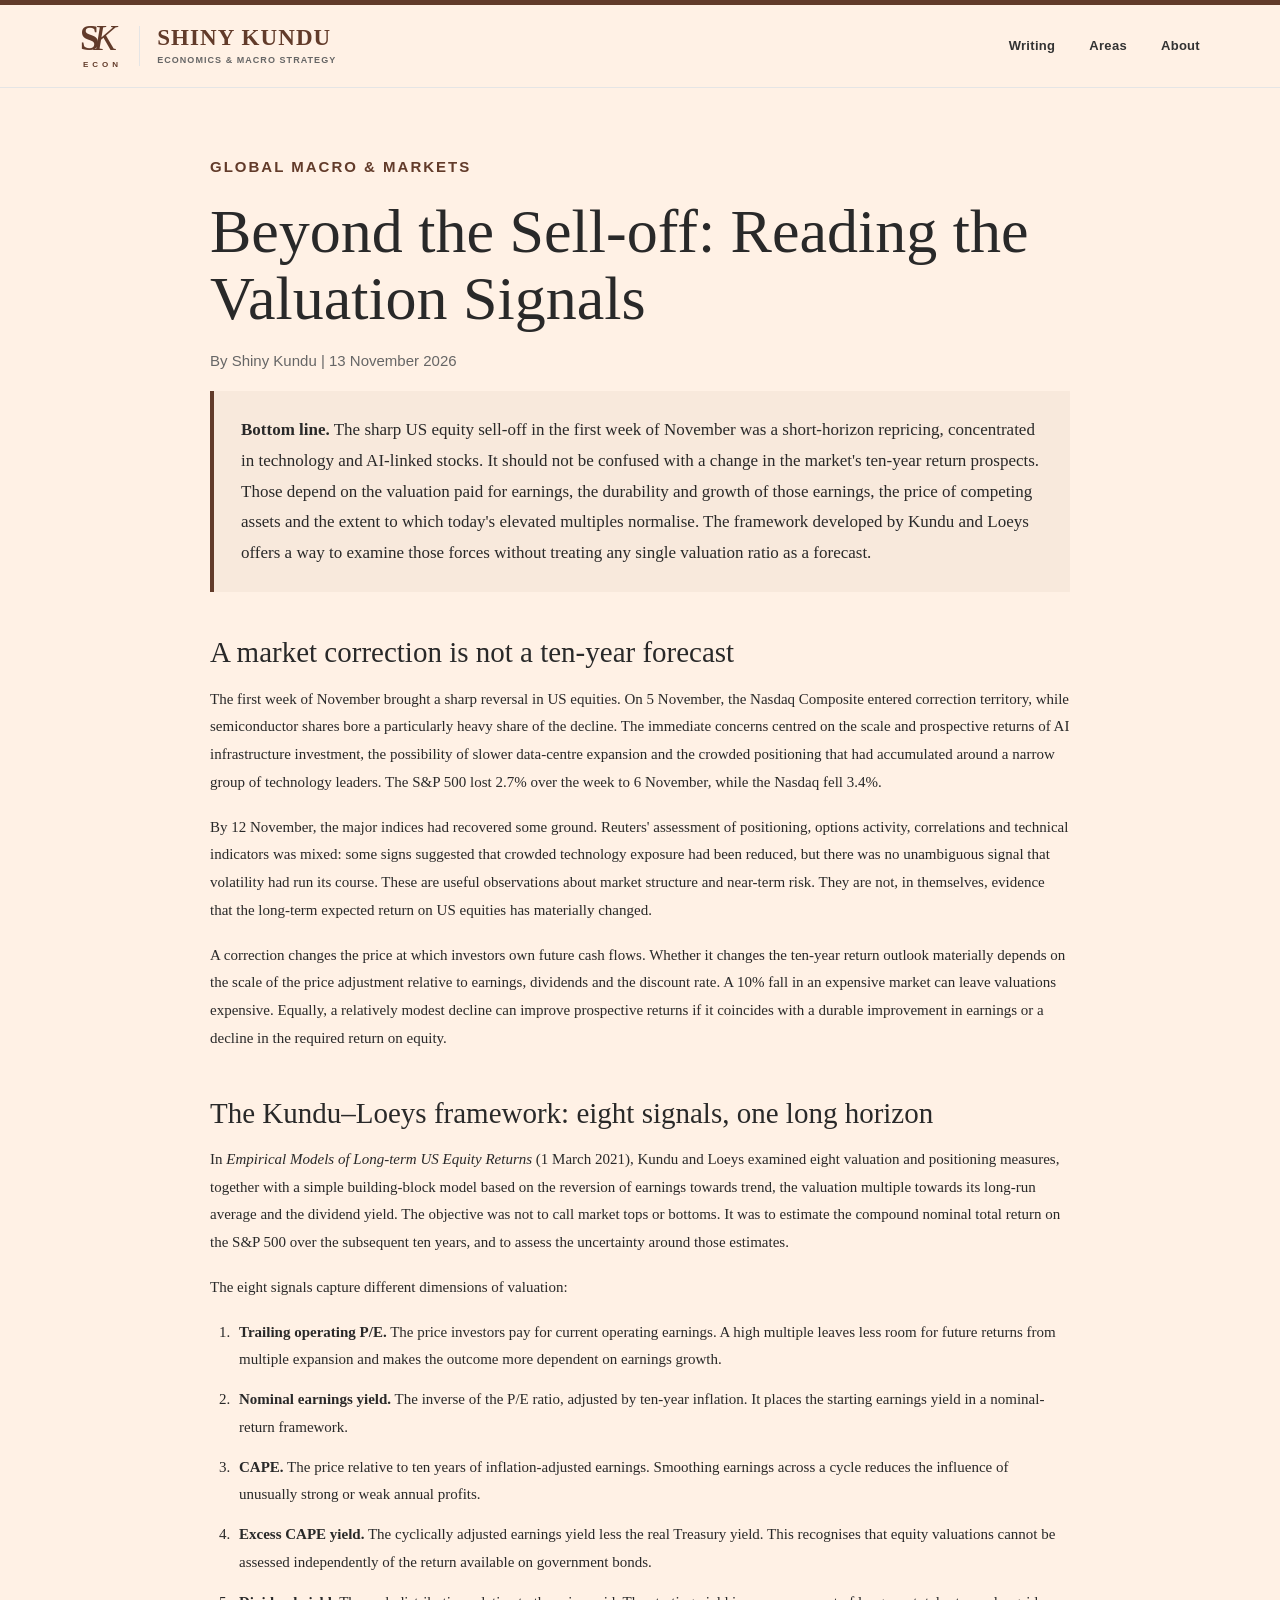
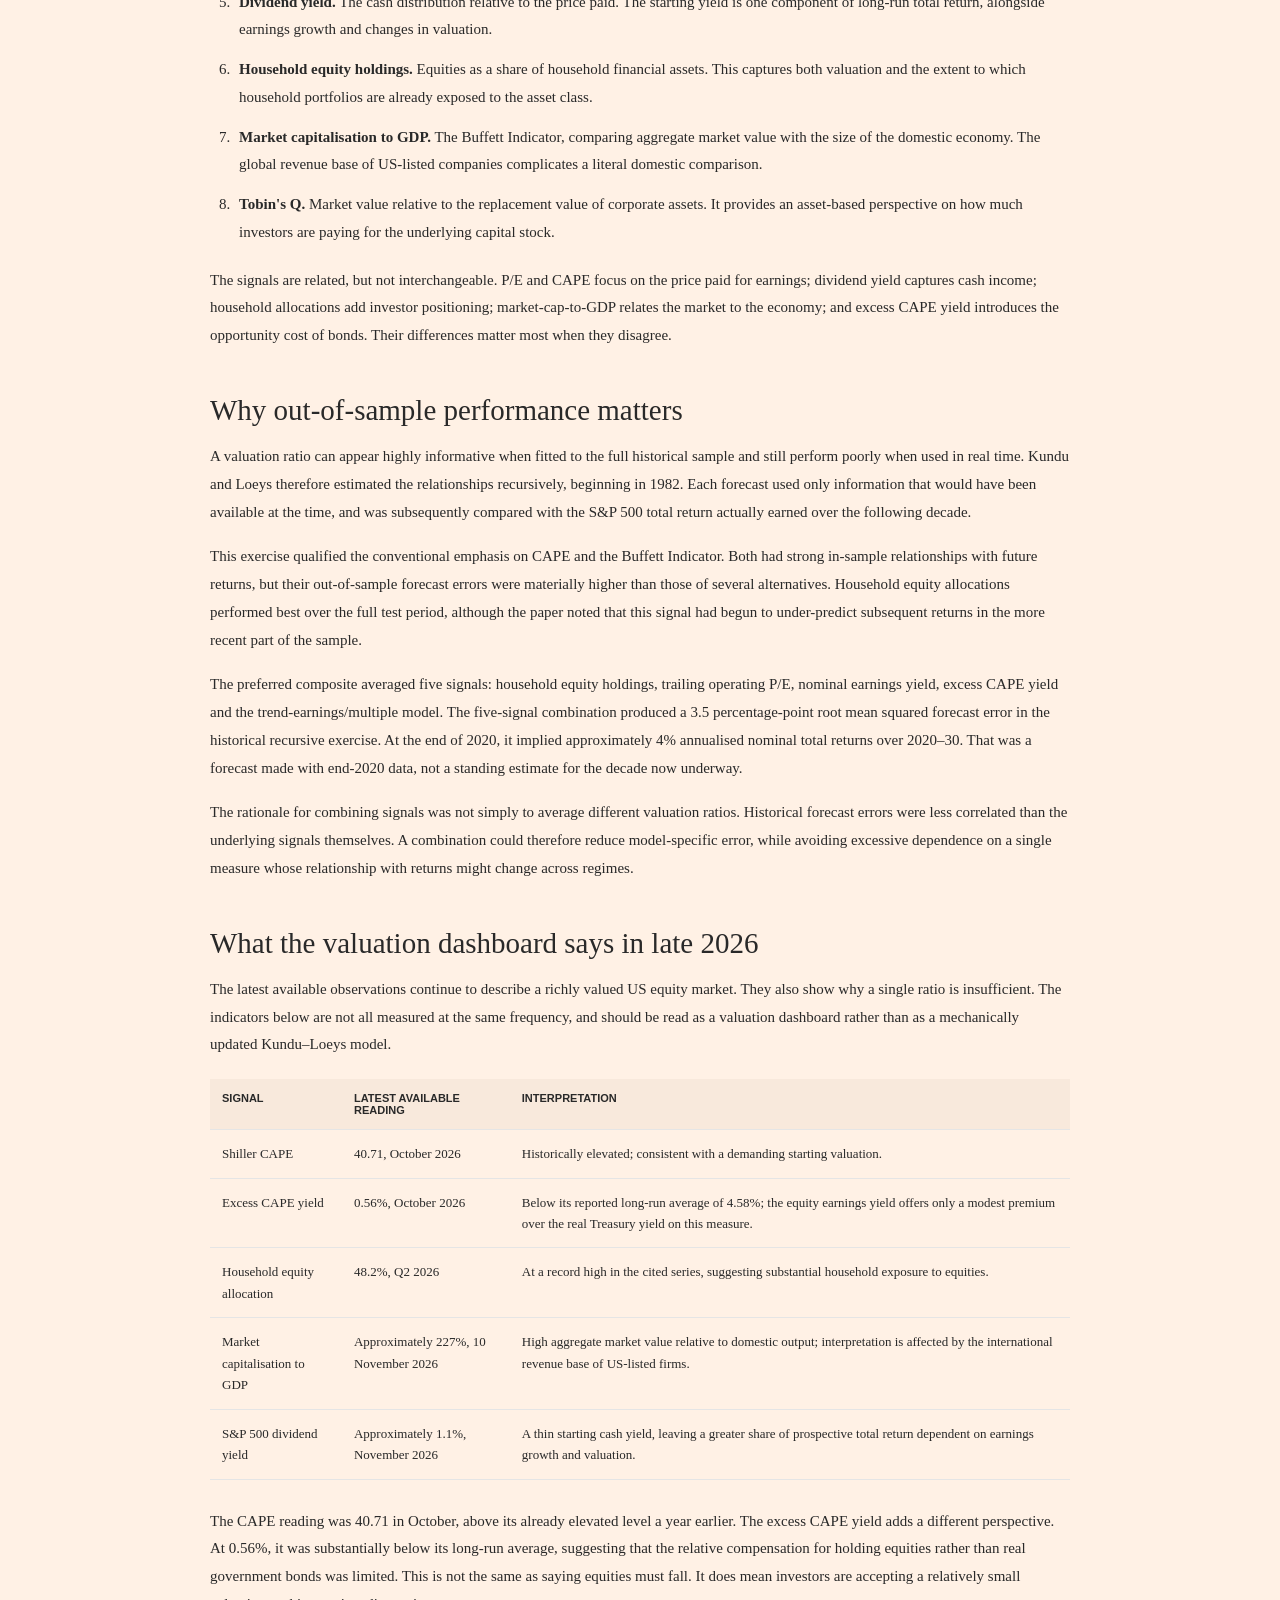
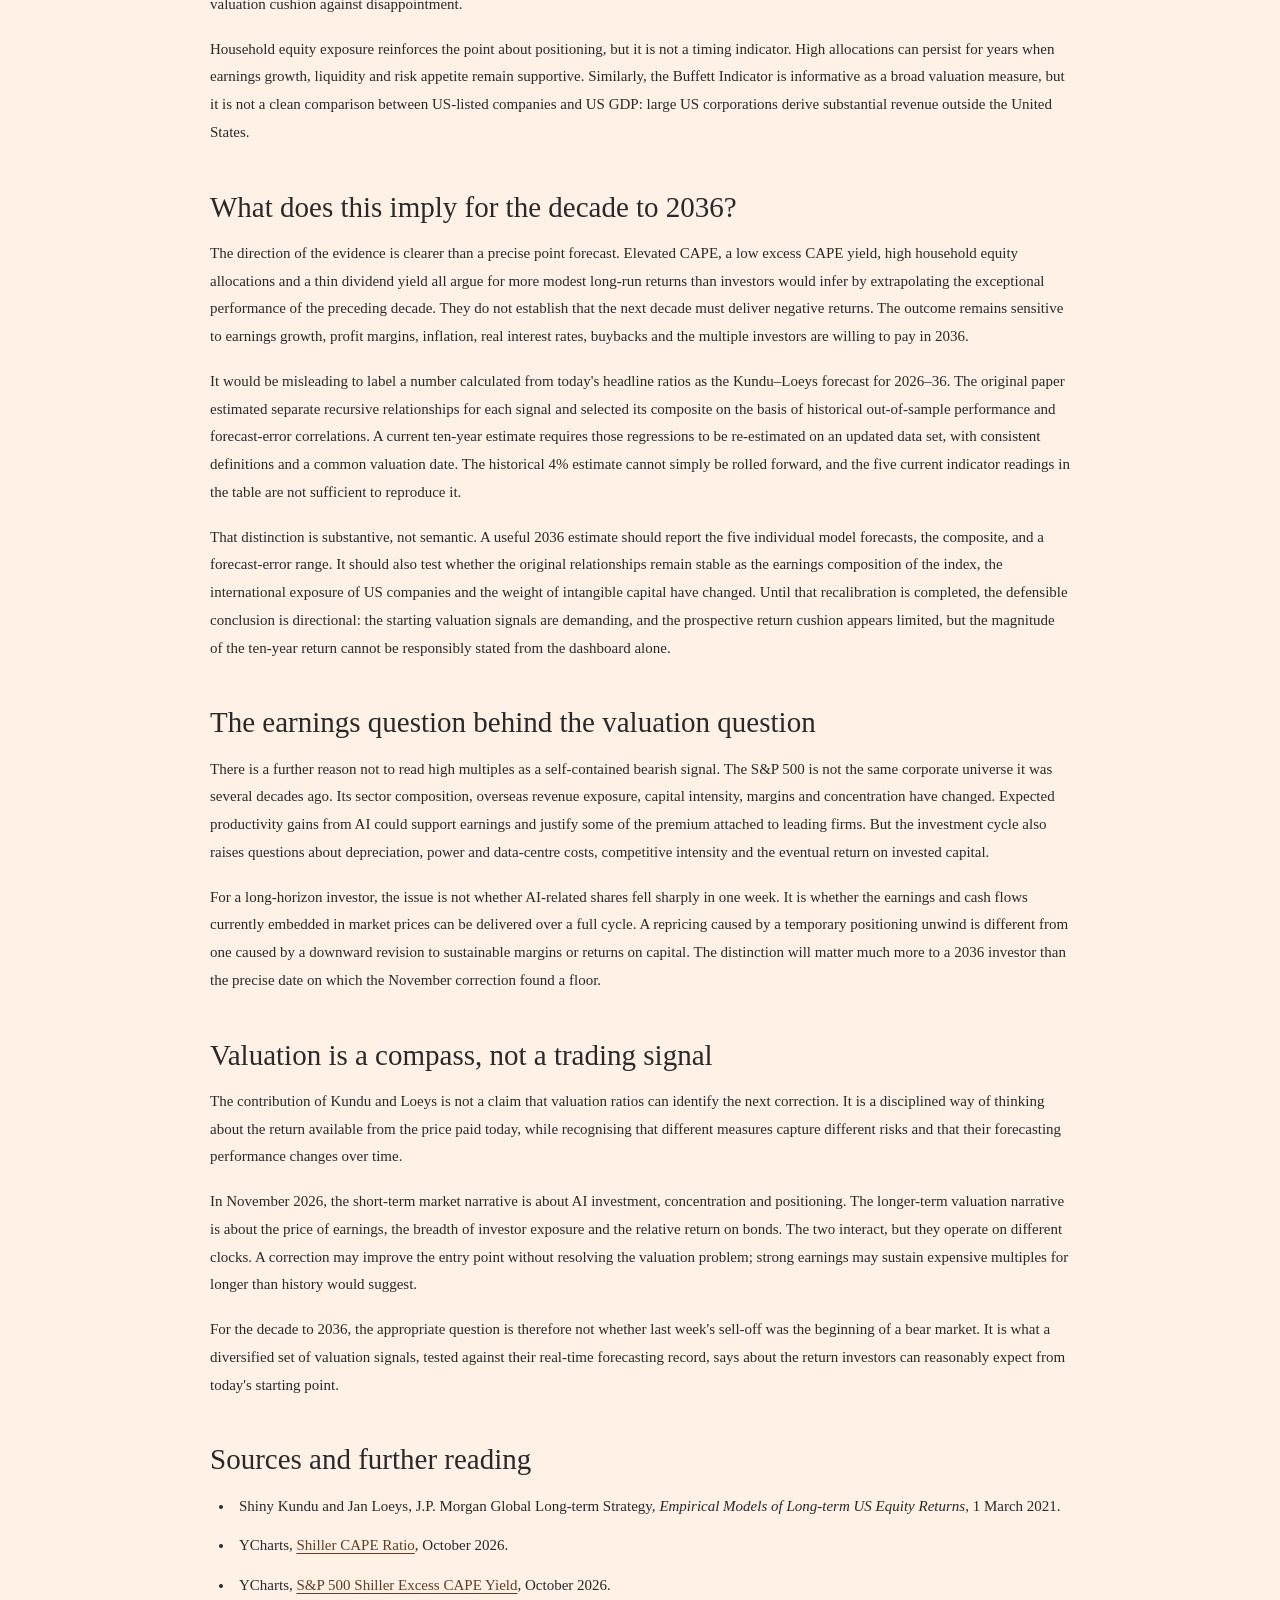
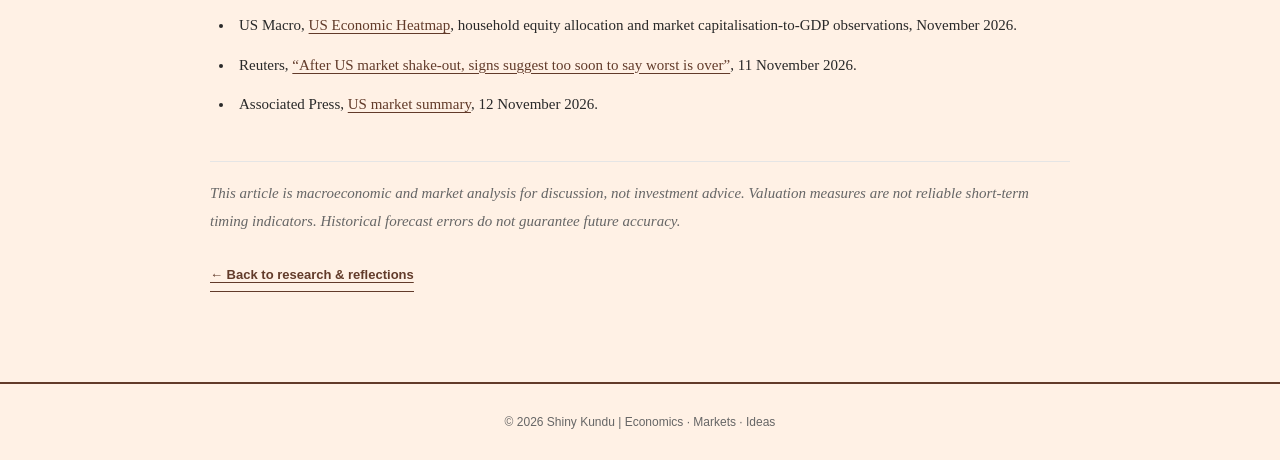
<file: research/after-the-selloff-equity-valuation.html>
<!DOCTYPE html>
<html lang="en"><head><meta charset="UTF-8"><meta name="viewport" content="width=device-width, initial-scale=1.0"><meta name="description" content="Kundu and Loeys' framework for long-term US equity returns revisited against elevated valuations in 2026 and the outlook to 2036."><title>Beyond the Sell-off: Reading the Valuation Signals | Shiny Kundu</title><link rel="stylesheet" href="../style.css?v=skecon-5"></head>
<body><header class="site-header"><div class="container navbar"><div class="brand-lockup"><a class="logo" href="../index.html" aria-label="SK Econ home"><span class="logo-monogram">S<span>K</span></span><span class="logo-word">ECON</span></a><div class="brand-identity"><span class="brand-name">Shiny Kundu</span><span class="brand-description">Economics &amp; Macro Strategy</span></div></div><nav class="nav-links"><a href="../index.html#writing">Writing</a><a href="../index.html#areas">Areas</a><a href="../about.html">About</a></nav></div></header>
<main class="article-page"><article class="container research-article">
<p class="eyebrow">Global Macro &amp; Markets</p><h1>Beyond the Sell-off: Reading the Valuation Signals</h1><p class="article-meta">By Shiny Kundu <span aria-hidden="true">|</span> 13 November 2026</p>
<div class="article-bottom-line"><strong>Bottom line.</strong> The sharp US equity sell-off in the first week of November was a short-horizon repricing, concentrated in technology and AI-linked stocks. It should not be confused with a change in the market's ten-year return prospects. Those depend on the valuation paid for earnings, the durability and growth of those earnings, the price of competing assets and the extent to which today's elevated multiples normalise. The framework developed by Kundu and Loeys offers a way to examine those forces without treating any single valuation ratio as a forecast.</div>
<h2>A market correction is not a ten-year forecast</h2>
<p>The first week of November brought a sharp reversal in US equities. On 5 November, the Nasdaq Composite entered correction territory, while semiconductor shares bore a particularly heavy share of the decline. The immediate concerns centred on the scale and prospective returns of AI infrastructure investment, the possibility of slower data-centre expansion and the crowded positioning that had accumulated around a narrow group of technology leaders. The S&amp;P 500 lost 2.7% over the week to 6 November, while the Nasdaq fell 3.4%.</p>
<p>By 12 November, the major indices had recovered some ground. Reuters' assessment of positioning, options activity, correlations and technical indicators was mixed: some signs suggested that crowded technology exposure had been reduced, but there was no unambiguous signal that volatility had run its course. These are useful observations about market structure and near-term risk. They are not, in themselves, evidence that the long-term expected return on US equities has materially changed.</p>
<p>A correction changes the price at which investors own future cash flows. Whether it changes the ten-year return outlook materially depends on the scale of the price adjustment relative to earnings, dividends and the discount rate. A 10% fall in an expensive market can leave valuations expensive. Equally, a relatively modest decline can improve prospective returns if it coincides with a durable improvement in earnings or a decline in the required return on equity.</p>
<h2>The Kundu–Loeys framework: eight signals, one long horizon</h2>
<p>In <em>Empirical Models of Long-term US Equity Returns</em> (1 March 2021), Kundu and Loeys examined eight valuation and positioning measures, together with a simple building-block model based on the reversion of earnings towards trend, the valuation multiple towards its long-run average and the dividend yield. The objective was not to call market tops or bottoms. It was to estimate the compound nominal total return on the S&amp;P 500 over the subsequent ten years, and to assess the uncertainty around those estimates.</p>
<p>The eight signals capture different dimensions of valuation:</p>
<ol>
<li><strong>Trailing operating P/E.</strong> The price investors pay for current operating earnings. A high multiple leaves less room for future returns from multiple expansion and makes the outcome more dependent on earnings growth.</li>
<li><strong>Nominal earnings yield.</strong> The inverse of the P/E ratio, adjusted by ten-year inflation. It places the starting earnings yield in a nominal-return framework.</li>
<li><strong>CAPE.</strong> The price relative to ten years of inflation-adjusted earnings. Smoothing earnings across a cycle reduces the influence of unusually strong or weak annual profits.</li>
<li><strong>Excess CAPE yield.</strong> The cyclically adjusted earnings yield less the real Treasury yield. This recognises that equity valuations cannot be assessed independently of the return available on government bonds.</li>
<li><strong>Dividend yield.</strong> The cash distribution relative to the price paid. The starting yield is one component of long-run total return, alongside earnings growth and changes in valuation.</li>
<li><strong>Household equity holdings.</strong> Equities as a share of household financial assets. This captures both valuation and the extent to which household portfolios are already exposed to the asset class.</li>
<li><strong>Market capitalisation to GDP.</strong> The Buffett Indicator, comparing aggregate market value with the size of the domestic economy. The global revenue base of US-listed companies complicates a literal domestic comparison.</li>
<li><strong>Tobin's Q.</strong> Market value relative to the replacement value of corporate assets. It provides an asset-based perspective on how much investors are paying for the underlying capital stock.</li>
</ol>
<p>The signals are related, but not interchangeable. P/E and CAPE focus on the price paid for earnings; dividend yield captures cash income; household allocations add investor positioning; market-cap-to-GDP relates the market to the economy; and excess CAPE yield introduces the opportunity cost of bonds. Their differences matter most when they disagree.</p>
<h2>Why out-of-sample performance matters</h2>
<p>A valuation ratio can appear highly informative when fitted to the full historical sample and still perform poorly when used in real time. Kundu and Loeys therefore estimated the relationships recursively, beginning in 1982. Each forecast used only information that would have been available at the time, and was subsequently compared with the S&amp;P 500 total return actually earned over the following decade.</p>
<p>This exercise qualified the conventional emphasis on CAPE and the Buffett Indicator. Both had strong in-sample relationships with future returns, but their out-of-sample forecast errors were materially higher than those of several alternatives. Household equity allocations performed best over the full test period, although the paper noted that this signal had begun to under-predict subsequent returns in the more recent part of the sample.</p>
<p>The preferred composite averaged five signals: household equity holdings, trailing operating P/E, nominal earnings yield, excess CAPE yield and the trend-earnings/multiple model. The five-signal combination produced a 3.5 percentage-point root mean squared forecast error in the historical recursive exercise. At the end of 2020, it implied approximately 4% annualised nominal total returns over 2020–30. That was a forecast made with end-2020 data, not a standing estimate for the decade now underway.</p>
<p>The rationale for combining signals was not simply to average different valuation ratios. Historical forecast errors were less correlated than the underlying signals themselves. A combination could therefore reduce model-specific error, while avoiding excessive dependence on a single measure whose relationship with returns might change across regimes.</p>
<h2>What the valuation dashboard says in late 2026</h2>
<p>The latest available observations continue to describe a richly valued US equity market. They also show why a single ratio is insufficient. The indicators below are not all measured at the same frequency, and should be read as a valuation dashboard rather than as a mechanically updated Kundu–Loeys model.</p>
<div class="table-wrap"><table class="research-table"><thead><tr><th>Signal</th><th>Latest available reading</th><th>Interpretation</th></tr></thead><tbody>
<tr><td>Shiller CAPE</td><td>40.71, October 2026</td><td>Historically elevated; consistent with a demanding starting valuation.</td></tr>
<tr><td>Excess CAPE yield</td><td>0.56%, October 2026</td><td>Below its reported long-run average of 4.58%; the equity earnings yield offers only a modest premium over the real Treasury yield on this measure.</td></tr>
<tr><td>Household equity allocation</td><td>48.2%, Q2 2026</td><td>At a record high in the cited series, suggesting substantial household exposure to equities.</td></tr>
<tr><td>Market capitalisation to GDP</td><td>Approximately 227%, 10 November 2026</td><td>High aggregate market value relative to domestic output; interpretation is affected by the international revenue base of US-listed firms.</td></tr>
<tr><td>S&amp;P 500 dividend yield</td><td>Approximately 1.1%, November 2026</td><td>A thin starting cash yield, leaving a greater share of prospective total return dependent on earnings growth and valuation.</td></tr>
</tbody></table></div>
<p>The CAPE reading was 40.71 in October, above its already elevated level a year earlier. The excess CAPE yield adds a different perspective. At 0.56%, it was substantially below its long-run average, suggesting that the relative compensation for holding equities rather than real government bonds was limited. This is not the same as saying equities must fall. It does mean investors are accepting a relatively small valuation cushion against disappointment.</p>
<p>Household equity exposure reinforces the point about positioning, but it is not a timing indicator. High allocations can persist for years when earnings growth, liquidity and risk appetite remain supportive. Similarly, the Buffett Indicator is informative as a broad valuation measure, but it is not a clean comparison between US-listed companies and US GDP: large US corporations derive substantial revenue outside the United States.</p>
<h2>What does this imply for the decade to 2036?</h2>
<p>The direction of the evidence is clearer than a precise point forecast. Elevated CAPE, a low excess CAPE yield, high household equity allocations and a thin dividend yield all argue for more modest long-run returns than investors would infer by extrapolating the exceptional performance of the preceding decade. They do not establish that the next decade must deliver negative returns. The outcome remains sensitive to earnings growth, profit margins, inflation, real interest rates, buybacks and the multiple investors are willing to pay in 2036.</p>
<p>It would be misleading to label a number calculated from today's headline ratios as the Kundu–Loeys forecast for 2026–36. The original paper estimated separate recursive relationships for each signal and selected its composite on the basis of historical out-of-sample performance and forecast-error correlations. A current ten-year estimate requires those regressions to be re-estimated on an updated data set, with consistent definitions and a common valuation date. The historical 4% estimate cannot simply be rolled forward, and the five current indicator readings in the table are not sufficient to reproduce it.</p>
<p>That distinction is substantive, not semantic. A useful 2036 estimate should report the five individual model forecasts, the composite, and a forecast-error range. It should also test whether the original relationships remain stable as the earnings composition of the index, the international exposure of US companies and the weight of intangible capital have changed. Until that recalibration is completed, the defensible conclusion is directional: the starting valuation signals are demanding, and the prospective return cushion appears limited, but the magnitude of the ten-year return cannot be responsibly stated from the dashboard alone.</p>
<h2>The earnings question behind the valuation question</h2>
<p>There is a further reason not to read high multiples as a self-contained bearish signal. The S&amp;P 500 is not the same corporate universe it was several decades ago. Its sector composition, overseas revenue exposure, capital intensity, margins and concentration have changed. Expected productivity gains from AI could support earnings and justify some of the premium attached to leading firms. But the investment cycle also raises questions about depreciation, power and data-centre costs, competitive intensity and the eventual return on invested capital.</p>
<p>For a long-horizon investor, the issue is not whether AI-related shares fell sharply in one week. It is whether the earnings and cash flows currently embedded in market prices can be delivered over a full cycle. A repricing caused by a temporary positioning unwind is different from one caused by a downward revision to sustainable margins or returns on capital. The distinction will matter much more to a 2036 investor than the precise date on which the November correction found a floor.</p>
<h2>Valuation is a compass, not a trading signal</h2>
<p>The contribution of Kundu and Loeys is not a claim that valuation ratios can identify the next correction. It is a disciplined way of thinking about the return available from the price paid today, while recognising that different measures capture different risks and that their forecasting performance changes over time.</p>
<p>In November 2026, the short-term market narrative is about AI investment, concentration and positioning. The longer-term valuation narrative is about the price of earnings, the breadth of investor exposure and the relative return on bonds. The two interact, but they operate on different clocks. A correction may improve the entry point without resolving the valuation problem; strong earnings may sustain expensive multiples for longer than history would suggest.</p>
<p>For the decade to 2036, the appropriate question is therefore not whether last week's sell-off was the beginning of a bear market. It is what a diversified set of valuation signals, tested against their real-time forecasting record, says about the return investors can reasonably expect from today's starting point.</p>
<h2>Sources and further reading</h2><ul class="source-list">
<li>Shiny Kundu and Jan Loeys, J.P. Morgan Global Long-term Strategy, <em>Empirical Models of Long-term US Equity Returns</em>, 1 March 2021.</li>
<li>YCharts, <a href="https://ycharts.com/indicators/cyclically_adjusted_price_earnings_ratio">Shiller CAPE Ratio</a>, October 2026.</li>
<li>YCharts, <a href="https://ycharts.com/indicators/excess_cape_yield">S&amp;P 500 Shiller Excess CAPE Yield</a>, October 2026.</li>
<li>US Macro, <a href="https://usmacro.com/heatmap/">US Economic Heatmap</a>, household equity allocation and market capitalisation-to-GDP observations, November 2026.</li>
<li>Reuters, <a href="https://www.reuters.com/business/finance/after-us-market-shake-out-signs-suggest-too-soon-say-worst-is-over-2026-11-11/">“After US market shake-out, signs suggest too soon to say worst is over”</a>, 11 November 2026.</li>
<li>Associated Press, <a href="https://apnews.com/article/3f3668a937a11535103e3a5c8d82c9fc">US market summary</a>, 12 November 2026.</li>
</ul>
<p class="article-disclaimer">This article is macroeconomic and market analysis for discussion, not investment advice. Valuation measures are not reliable short-term timing indicators. Historical forecast errors do not guarantee future accuracy.</p><a class="text-link" href="../index.html#writing">← Back to research &amp; reflections</a>
</article></main><footer class="site-footer"><div class="container"><p>© 2026 Shiny Kundu | Economics · Markets · Ideas</p></div></footer></body></html>
</file>
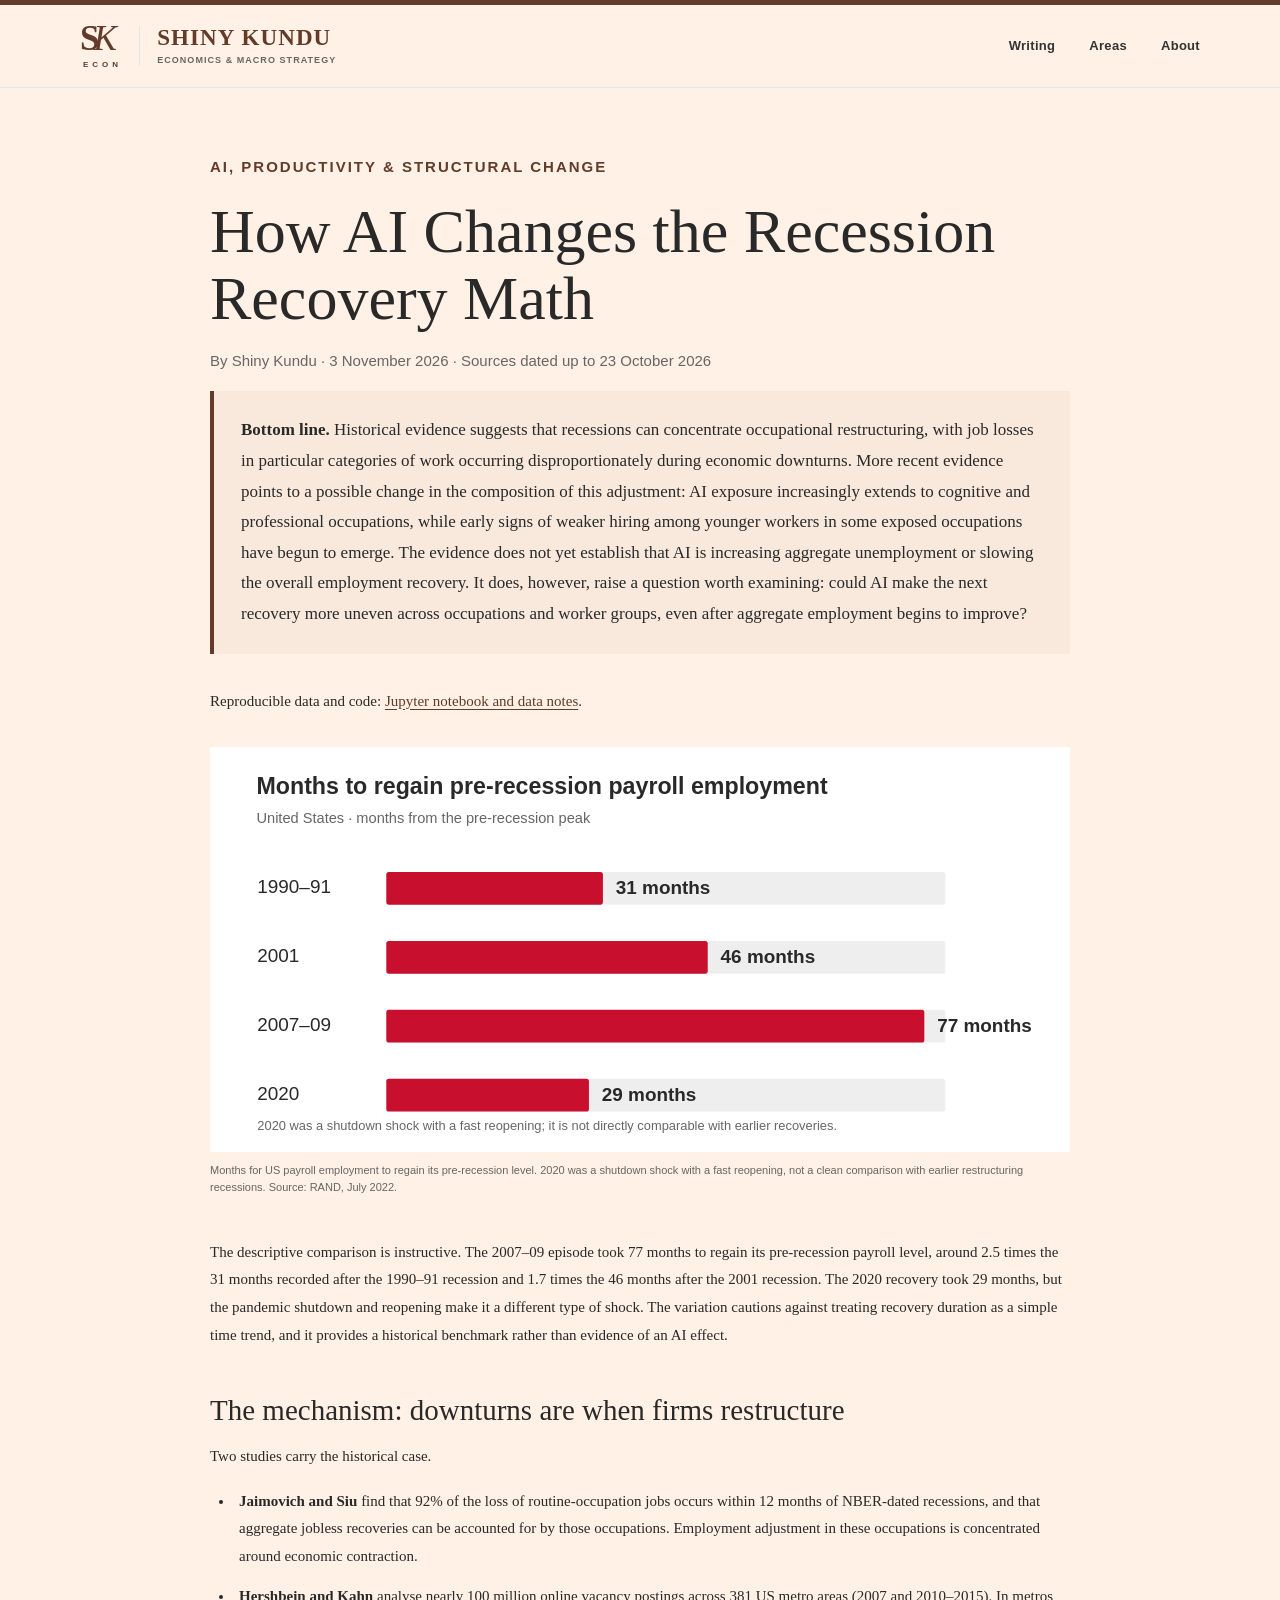
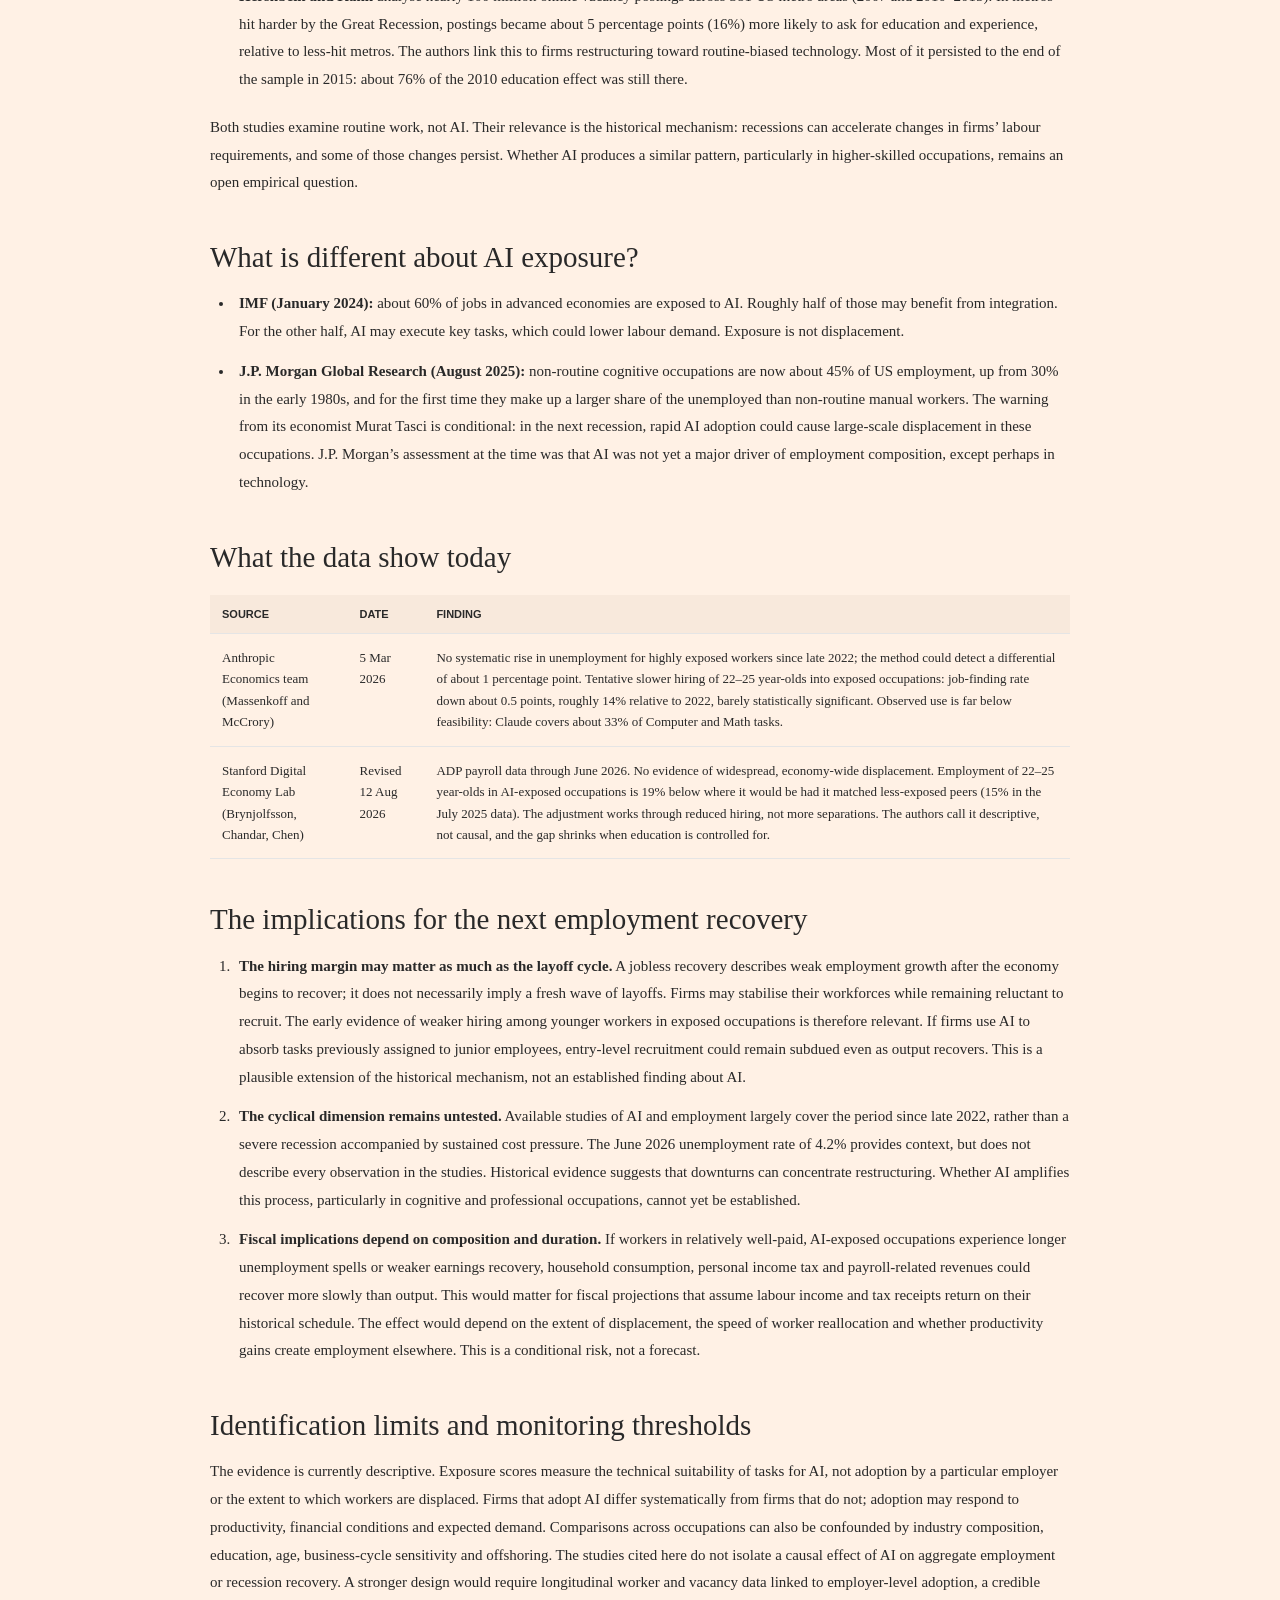
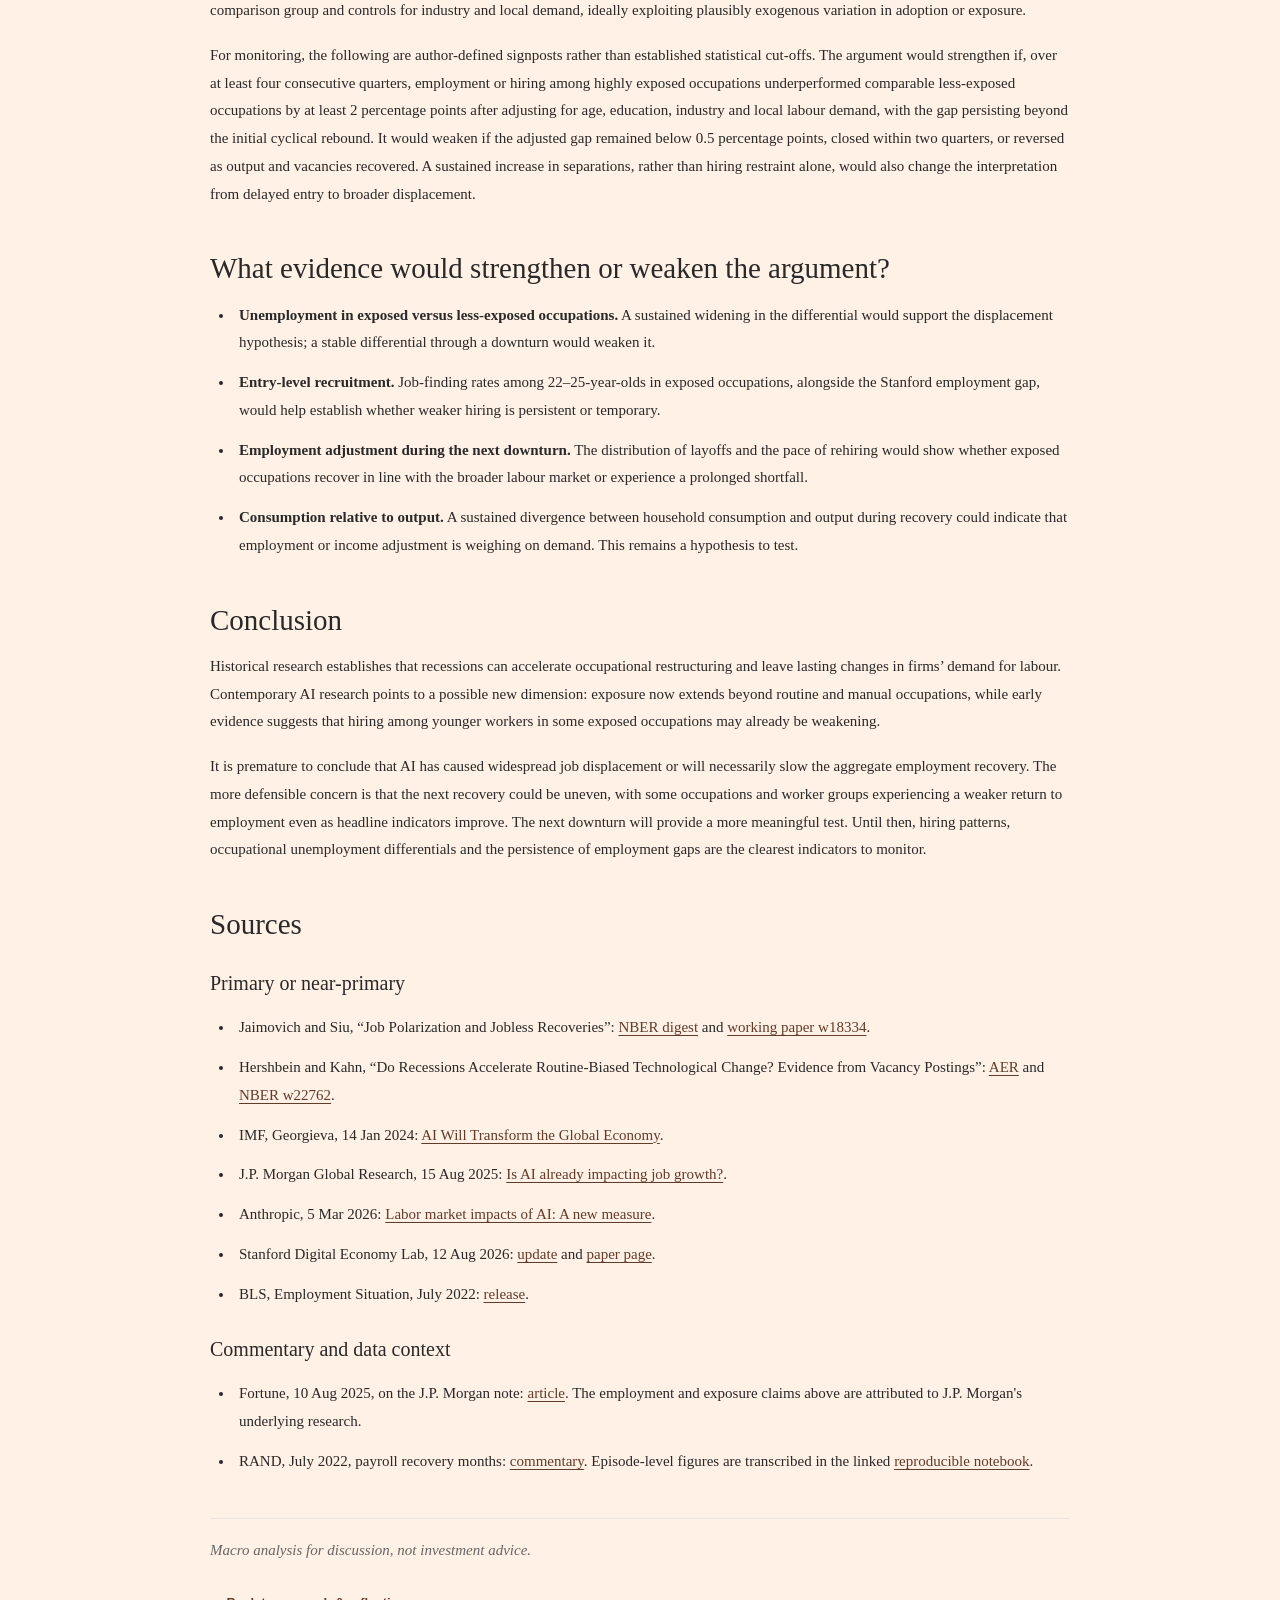
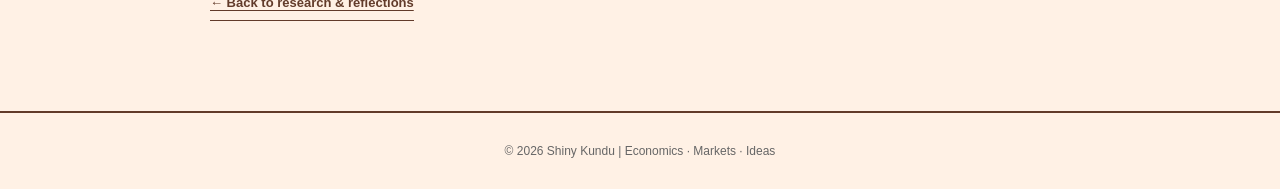
<file: research/ai-changes-the-recovery-math.html>
<!DOCTYPE html>
<html lang="en">
<head>
  <meta charset="UTF-8">
  <meta name="viewport" content="width=device-width, initial-scale=1.0">
  <meta name="description" content="AI may change how recessions reshape employment and how quickly hiring recovers. Research note by Shiny Kundu.">
  <title>How AI Changes the Recession Recovery Math | Shiny Kundu</title>
  <link rel="stylesheet" href="../style.css?v=sheenomics-research-1">
</head>
<body>
<header class="site-header">
  <div class="container navbar">
    <div class="brand-lockup">
      <a class="logo" href="../index.html" aria-label="Shiny Kundu home">
        <span class="logo-monogram">S<span>K</span></span><span class="logo-word">ECON</span>
      </a>
      <div class="brand-identity">
        <span class="brand-name">Shiny Kundu</span>
        <span class="brand-description">Economics &amp; Macro Strategy</span>
      </div>
    </div>
    <nav class="nav-links">
      <a href="../index.html#writing">Writing</a>
      <a href="../index.html#areas">Areas</a>
      <a href="../about.html">About</a>
    </nav>
  </div>
</header>
<main class="article-page">
  <article class="container research-article">
    <p class="eyebrow">AI, Productivity &amp; Structural Change</p>
    <h1>How AI Changes the Recession Recovery Math</h1>
    <p class="article-meta">By Shiny Kundu <span>·</span> 3 November 2026 <span>·</span> Sources dated up to 23 October 2026</p>

    <div class="article-bottom-line">
      <strong>Bottom line.</strong> Historical evidence suggests that recessions can concentrate occupational restructuring, with job losses in particular categories of work occurring disproportionately during economic downturns. More recent evidence points to a possible change in the composition of this adjustment: AI exposure increasingly extends to cognitive and professional occupations, while early signs of weaker hiring among younger workers in some exposed occupations have begun to emerge. The evidence does not yet establish that AI is increasing aggregate unemployment or slowing the overall employment recovery. It does, however, raise a question worth examining: could AI make the next recovery more uneven across occupations and worker groups, even after aggregate employment begins to improve?
    </div>

    <p class="chart-caveat">Reproducible data and code: <a href="https://github.com/SKunduEcon/SKunduEcon.github.io/tree/main/data-code/recession-employment-recovery">Jupyter notebook and data notes</a>.</p>

    <figure class="research-chart">
      <picture>
        <source media="(prefers-color-scheme: dark)" srcset="chart-dark.svg">
        <img src="chart-light.svg" alt="Months for US payroll employment to regain its pre-recession level: 1990–91, 31 months; 2001, 46 months; 2007–09, 77 months; 2020, 29 months. The 2020 recession was a shutdown shock with fast reopening.">
      </picture>
      <figcaption>Months for US payroll employment to regain its pre-recession level. 2020 was a shutdown shock with a fast reopening, not a clean comparison with earlier restructuring recessions. Source: RAND, July 2022.</figcaption>
    </figure>
    <p>The descriptive comparison is instructive. The 2007–09 episode took 77 months to regain its pre-recession payroll level, around 2.5 times the 31 months recorded after the 1990–91 recession and 1.7 times the 46 months after the 2001 recession. The 2020 recovery took 29 months, but the pandemic shutdown and reopening make it a different type of shock. The variation cautions against treating recovery duration as a simple time trend, and it provides a historical benchmark rather than evidence of an AI effect.</p>

    <h2>The mechanism: downturns are when firms restructure</h2>
    <p>Two studies carry the historical case.</p>
    <ul>
      <li><strong>Jaimovich and Siu</strong> find that 92% of the loss of routine-occupation jobs occurs within 12 months of NBER-dated recessions, and that aggregate jobless recoveries can be accounted for by those occupations. Employment adjustment in these occupations is concentrated around economic contraction.</li>
      <li><strong>Hershbein and Kahn</strong> analyse nearly 100 million online vacancy postings across 381 US metro areas (2007 and 2010–2015). In metros hit harder by the Great Recession, postings became about 5 percentage points (16%) more likely to ask for education and experience, relative to less-hit metros. The authors link this to firms restructuring toward routine-biased technology. Most of it persisted to the end of the sample in 2015: about 76% of the 2010 education effect was still there.</li>
    </ul>
    <p>Both studies examine routine work, not AI. Their relevance is the historical mechanism: recessions can accelerate changes in firms’ labour requirements, and some of those changes persist. Whether AI produces a similar pattern, particularly in higher-skilled occupations, remains an open empirical question.</p>

    <h2>What is different about AI exposure?</h2>
    <ul>
      <li><strong>IMF (January 2024):</strong> about 60% of jobs in advanced economies are exposed to AI. Roughly half of those may benefit from integration. For the other half, AI may execute key tasks, which could lower labour demand. Exposure is not displacement.</li>
      <li><strong>J.P. Morgan Global Research (August 2025):</strong> non-routine cognitive occupations are now about 45% of US employment, up from 30% in the early 1980s, and for the first time they make up a larger share of the unemployed than non-routine manual workers. The warning from its economist Murat Tasci is conditional: in the next recession, rapid AI adoption could cause large-scale displacement in these occupations. J.P. Morgan’s assessment at the time was that AI was not yet a major driver of employment composition, except perhaps in technology.</li>

    </ul>

    <h2>What the data show today</h2>
    <div class="table-wrap">
      <table class="research-table">
        <thead><tr><th>Source</th><th>Date</th><th>Finding</th></tr></thead>
        <tbody>
          <tr><td>Anthropic Economics team (Massenkoff and McCrory)</td><td>5 Mar 2026</td><td>No systematic rise in unemployment for highly exposed workers since late 2022; the method could detect a differential of about 1 percentage point. Tentative slower hiring of 22–25 year-olds into exposed occupations: job-finding rate down about 0.5 points, roughly 14% relative to 2022, barely statistically significant. Observed use is far below feasibility: Claude covers about 33% of Computer and Math tasks.</td></tr>
          <tr><td>Stanford Digital Economy Lab (Brynjolfsson, Chandar, Chen)</td><td>Revised 12 Aug 2026</td><td>ADP payroll data through June 2026. No evidence of widespread, economy-wide displacement. Employment of 22–25 year-olds in AI-exposed occupations is 19% below where it would be had it matched less-exposed peers (15% in the July 2025 data). The adjustment works through reduced hiring, not more separations. The authors call it descriptive, not causal, and the gap shrinks when education is controlled for.</td></tr>
        </tbody>
      </table>
    </div>

    <h2>The implications for the next employment recovery</h2>
    <ol>
      <li><strong>The hiring margin may matter as much as the layoff cycle.</strong> A jobless recovery describes weak employment growth after the economy begins to recover; it does not necessarily imply a fresh wave of layoffs. Firms may stabilise their workforces while remaining reluctant to recruit. The early evidence of weaker hiring among younger workers in exposed occupations is therefore relevant. If firms use AI to absorb tasks previously assigned to junior employees, entry-level recruitment could remain subdued even as output recovers. This is a plausible extension of the historical mechanism, not an established finding about AI.</li>
      <li><strong>The cyclical dimension remains untested.</strong> Available studies of AI and employment largely cover the period since late 2022, rather than a severe recession accompanied by sustained cost pressure. The June 2026 unemployment rate of 4.2% provides context, but does not describe every observation in the studies. Historical evidence suggests that downturns can concentrate restructuring. Whether AI amplifies this process, particularly in cognitive and professional occupations, cannot yet be established.</li>
      <li><strong>Fiscal implications depend on composition and duration.</strong> If workers in relatively well-paid, AI-exposed occupations experience longer unemployment spells or weaker earnings recovery, household consumption, personal income tax and payroll-related revenues could recover more slowly than output. This would matter for fiscal projections that assume labour income and tax receipts return on their historical schedule. The effect would depend on the extent of displacement, the speed of worker reallocation and whether productivity gains create employment elsewhere. This is a conditional risk, not a forecast.</li>
    </ol>

    <h2>Identification limits and monitoring thresholds</h2>
    <p>The evidence is currently descriptive. Exposure scores measure the technical suitability of tasks for AI, not adoption by a particular employer or the extent to which workers are displaced. Firms that adopt AI differ systematically from firms that do not; adoption may respond to productivity, financial conditions and expected demand. Comparisons across occupations can also be confounded by industry composition, education, age, business-cycle sensitivity and offshoring. The studies cited here do not isolate a causal effect of AI on aggregate employment or recession recovery. A stronger design would require longitudinal worker and vacancy data linked to employer-level adoption, a credible comparison group and controls for industry and local demand, ideally exploiting plausibly exogenous variation in adoption or exposure.</p>
    <p>For monitoring, the following are author-defined signposts rather than established statistical cut-offs. The argument would strengthen if, over at least four consecutive quarters, employment or hiring among highly exposed occupations underperformed comparable less-exposed occupations by at least 2 percentage points after adjusting for age, education, industry and local labour demand, with the gap persisting beyond the initial cyclical rebound. It would weaken if the adjusted gap remained below 0.5 percentage points, closed within two quarters, or reversed as output and vacancies recovered. A sustained increase in separations, rather than hiring restraint alone, would also change the interpretation from delayed entry to broader displacement.</p>

    <h2>What evidence would strengthen or weaken the argument?</h2>
    <ul>
      <li><strong>Unemployment in exposed versus less-exposed occupations.</strong> A sustained widening in the differential would support the displacement hypothesis; a stable differential through a downturn would weaken it.</li>
      <li><strong>Entry-level recruitment.</strong> Job-finding rates among 22–25-year-olds in exposed occupations, alongside the Stanford employment gap, would help establish whether weaker hiring is persistent or temporary.</li>
      <li><strong>Employment adjustment during the next downturn.</strong> The distribution of layoffs and the pace of rehiring would show whether exposed occupations recover in line with the broader labour market or experience a prolonged shortfall.</li>
      <li><strong>Consumption relative to output.</strong> A sustained divergence between household consumption and output during recovery could indicate that employment or income adjustment is weighing on demand. This remains a hypothesis to test.</li>
    </ul>

    <h2>Conclusion</h2>
    <p>Historical research establishes that recessions can accelerate occupational restructuring and leave lasting changes in firms’ demand for labour. Contemporary AI research points to a possible new dimension: exposure now extends beyond routine and manual occupations, while early evidence suggests that hiring among younger workers in some exposed occupations may already be weakening.</p>
    <p>It is premature to conclude that AI has caused widespread job displacement or will necessarily slow the aggregate employment recovery. The more defensible concern is that the next recovery could be uneven, with some occupations and worker groups experiencing a weaker return to employment even as headline indicators improve. The next downturn will provide a more meaningful test. Until then, hiring patterns, occupational unemployment differentials and the persistence of employment gaps are the clearest indicators to monitor.</p>

    <h2>Sources</h2>
    <h3>Primary or near-primary</h3>
    <ul class="source-list">
      <li>Jaimovich and Siu, “Job Polarization and Jobless Recoveries”: <a href="https://www.nber.org/digest/feb13/job-polarization-and-jobless-recoveries">NBER digest</a> and <a href="https://www.nber.org/papers/w18334">working paper w18334</a>.</li>
      <li>Hershbein and Kahn, “Do Recessions Accelerate Routine-Biased Technological Change? Evidence from Vacancy Postings”: <a href="https://www.aeaweb.org/doi/10.1257/aer.20161570">AER</a> and <a href="https://www.nber.org/papers/w22762.pdf">NBER w22762</a>.</li>
      <li>IMF, Georgieva, 14 Jan 2024: <a href="https://www.imf.org/en/Blogs/Articles/2024/01/14/ai-will-transform-the-global-economy-lets-make-sure-it-benefits-humanity">AI Will Transform the Global Economy</a>.</li>
      <li>J.P. Morgan Global Research, 15 Aug 2025: <a href="https://www.jpmorgan.com/insights/global-research/artificial-intelligence/ai-impact-job-growth">Is AI already impacting job growth?</a>.</li>
      <li>Anthropic, 5 Mar 2026: <a href="https://www.anthropic.com/research/labor-market-impacts">Labor market impacts of AI: A new measure</a>.</li>
      <li>Stanford Digital Economy Lab, 12 Aug 2026: <a href="https://digitaleconomy.stanford.edu/news/canariesaug26/">update</a> and <a href="https://digitaleconomy.stanford.edu/publication/canaries-in-the-coal-mine-six-facts-about-the-recent-employment-effects-of-artificial-intelligence/">paper page</a>.</li>
      <li>BLS, Employment Situation, July 2022: <a href="https://www.bls.gov/news.release/archives/empsit_08052022.htm">release</a>.</li>
    </ul>
    <h3>Commentary and data context</h3>
    <ul class="source-list">
      <li>Fortune, 10 Aug 2025, on the J.P. Morgan note: <a href="https://www.fortune.com/2025/08/10/ai-unemployment-white-collar-knowledge-workers-jobless-recovery-recession">article</a>. The employment and exposure claims above are attributed to J.P. Morgan's underlying research.</li>
      <li>RAND, July 2022, payroll recovery months: <a href="https://www.rand.org/pubs/commentary/2022/07/recovered-but-not-whole-us-jobs-rebounded.html">commentary</a>. Episode-level figures are transcribed in the linked <a href="https://github.com/SKunduEcon/SKunduEcon.github.io/tree/main/data-code/recession-employment-recovery">reproducible notebook</a>.</li>
    </ul>
    <p class="article-disclaimer">Macro analysis for discussion, not investment advice.</p>
    <a class="text-link" href="../index.html#writing">← Back to research &amp; reflections</a>
  </article>
</main>
<footer class="site-footer"><div class="container"><p>© 2026 Shiny Kundu | Economics · Markets · Ideas</p></div></footer>
</body>
</html>
</file>
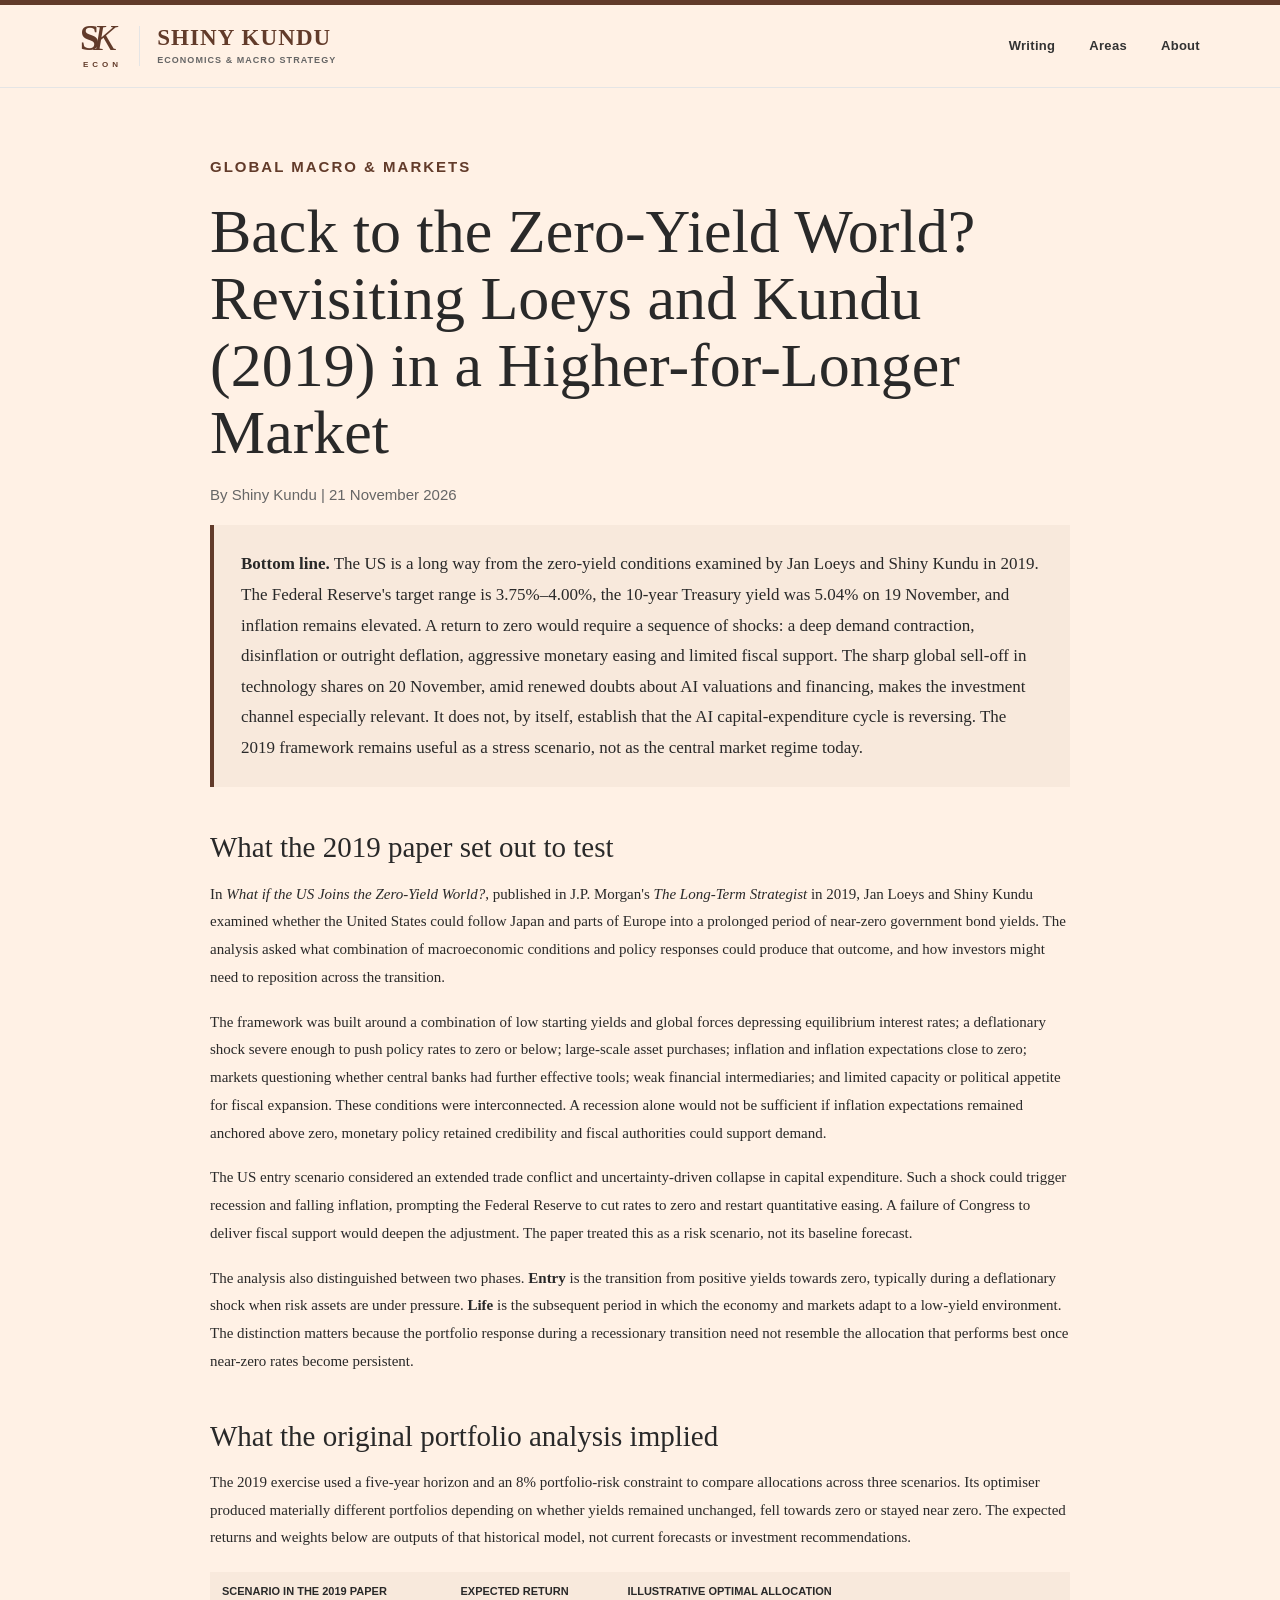
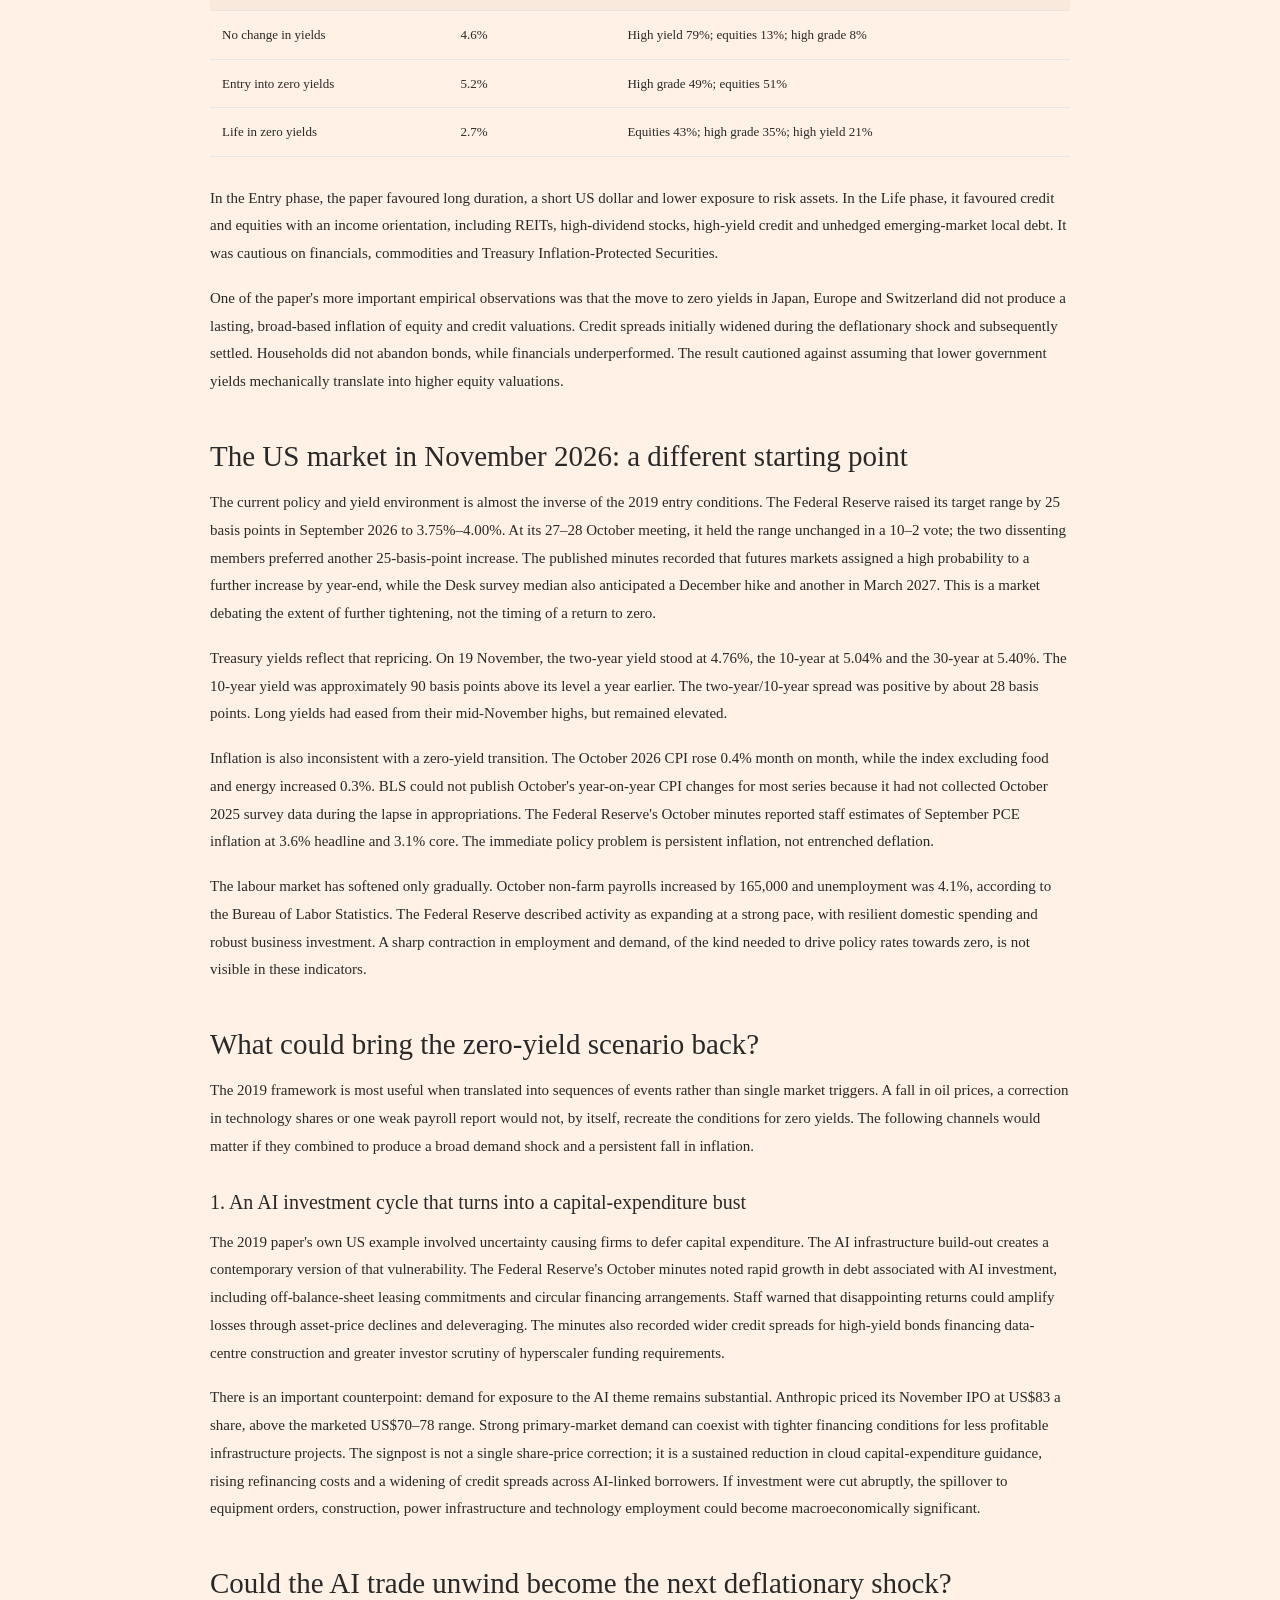
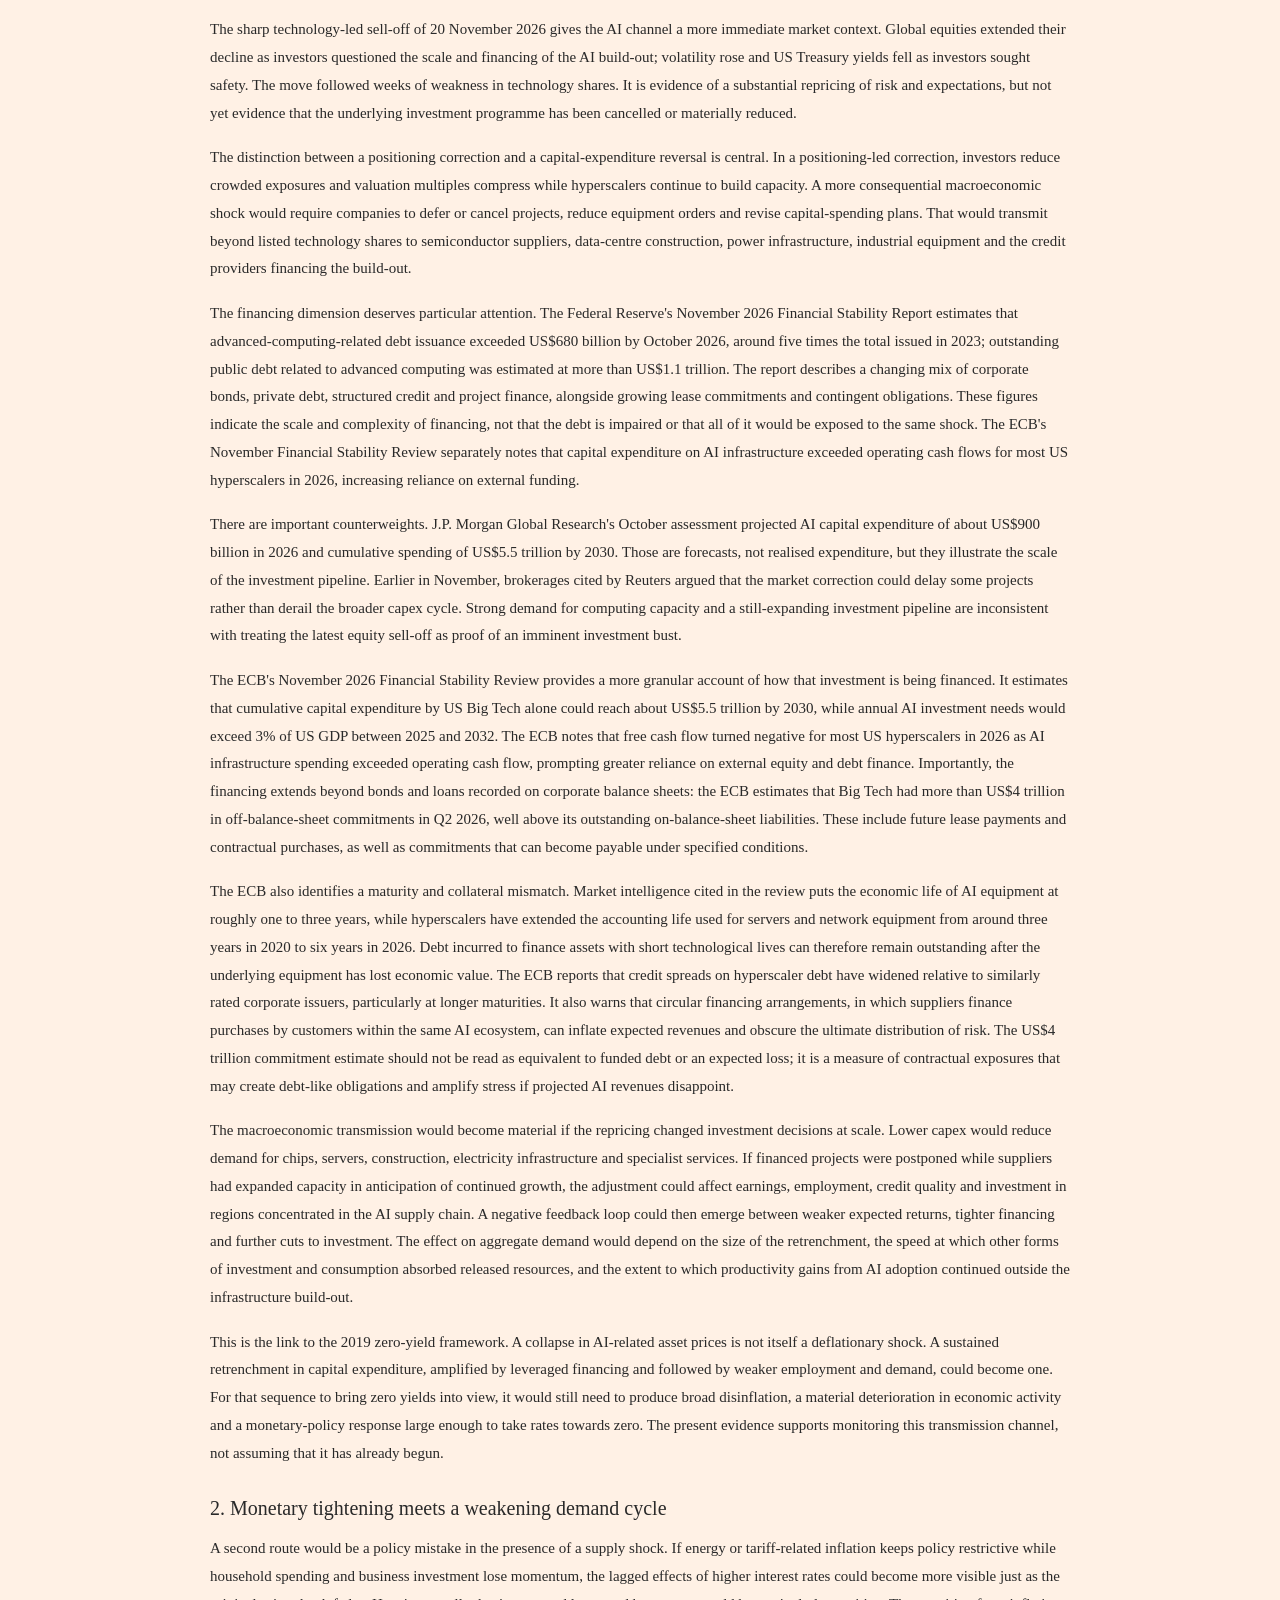
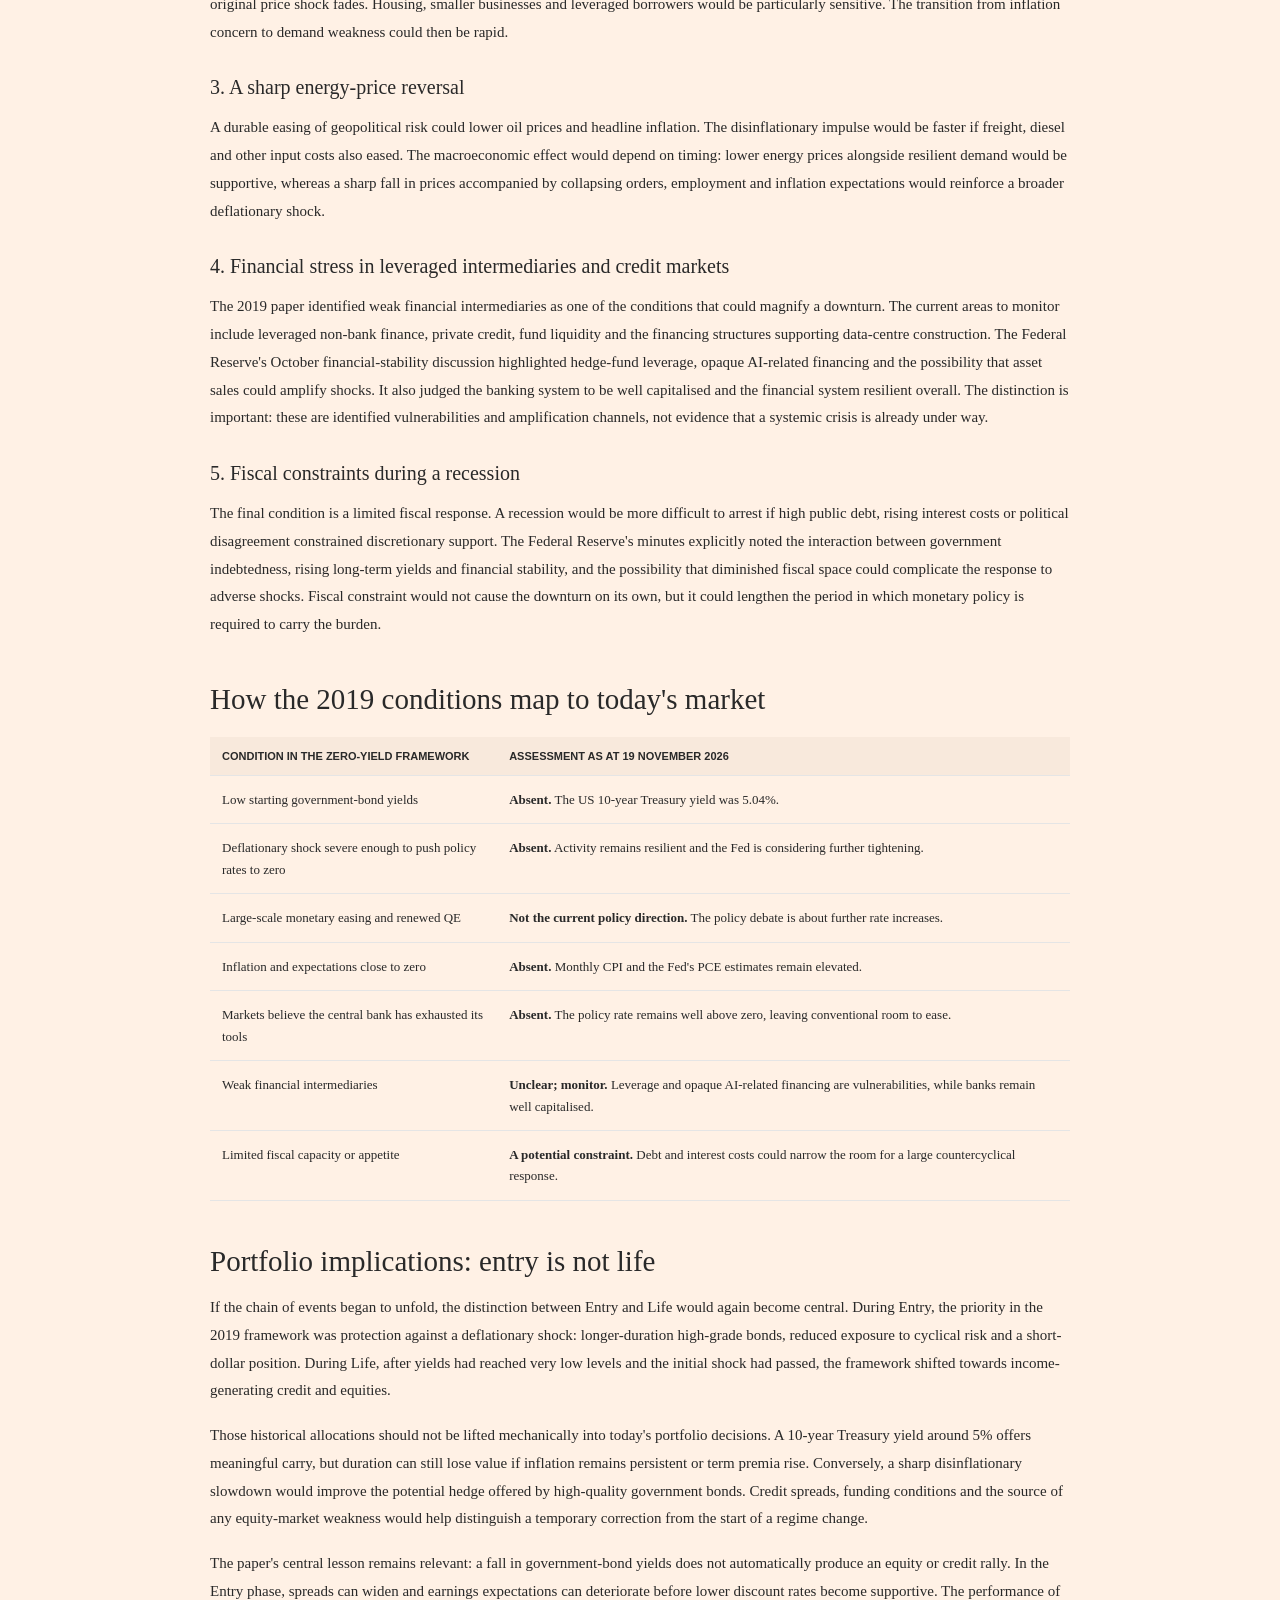
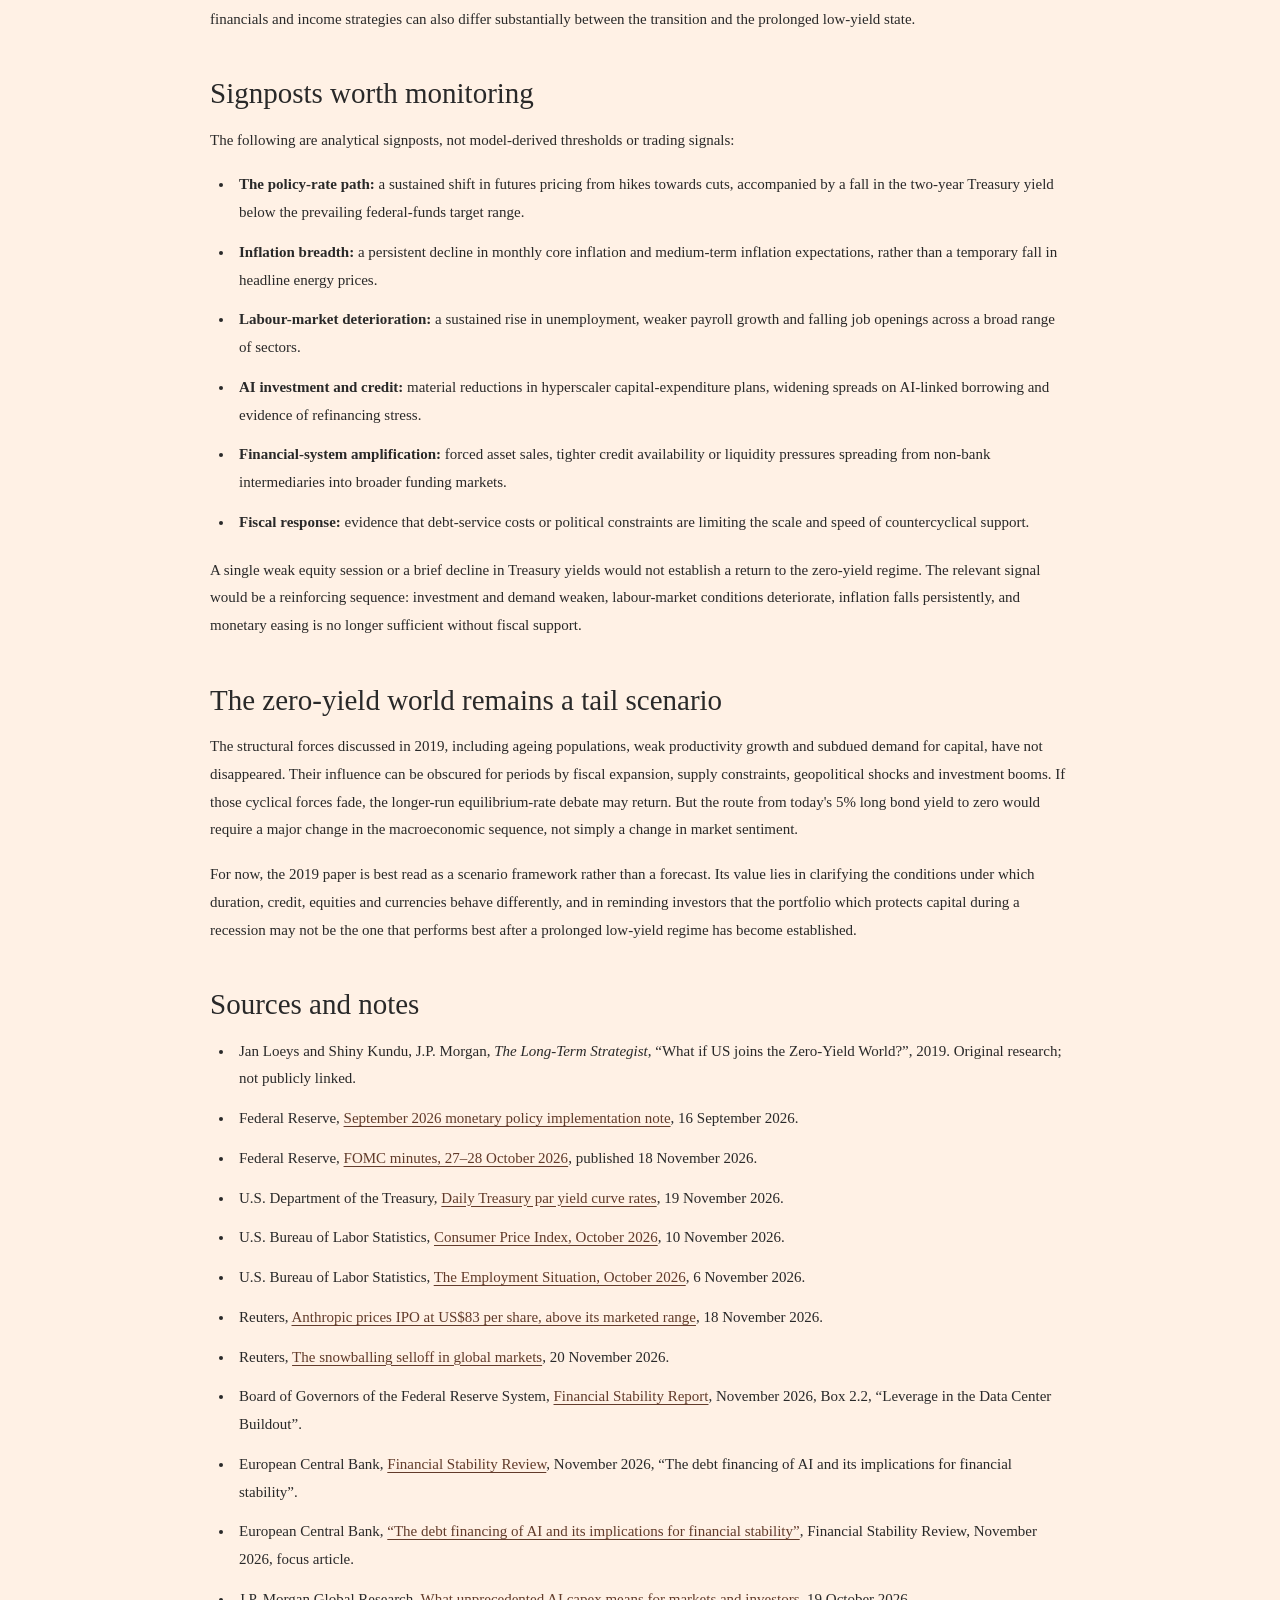
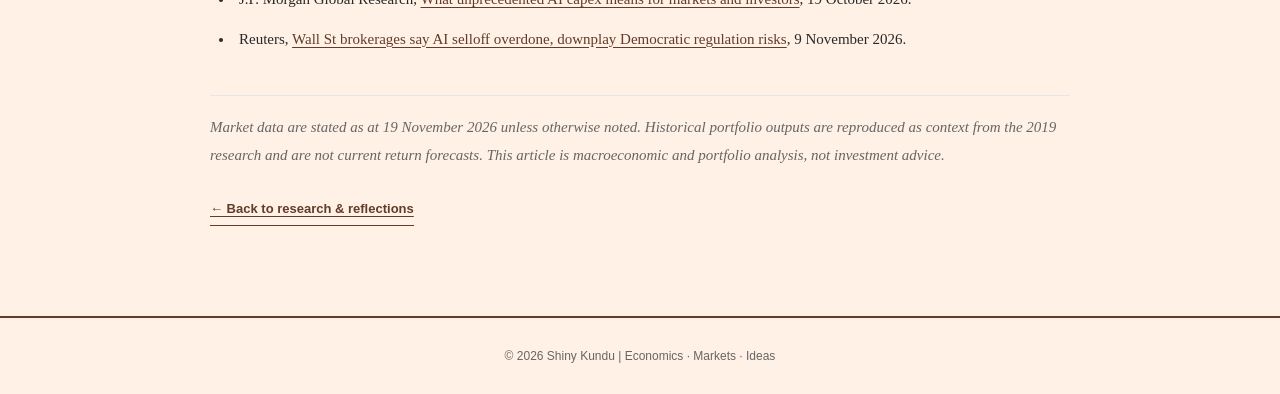
<file: research/back-to-the-zero-yield-world.html>
<!DOCTYPE html>
<html lang="en">
<head>
  <meta charset="UTF-8">
  <meta name="viewport" content="width=device-width, initial-scale=1.0">
  <meta name="description" content="Revisiting Jan Loeys and Shiny Kundu's 2019 zero-yield framework against a higher-for-longer US market, and identifying the shocks that could bring it back into view.">
  <title>Back to the Zero-Yield World? | Shiny Kundu</title>
  <link rel="stylesheet" href="../style.css?v=skecon-5">
</head>
<body>
<header class="site-header">
  <div class="container navbar">
    <div class="brand-lockup">
      <a class="logo" href="../index.html" aria-label="SK Econ home">
        <span class="logo-monogram">S<span>K</span></span><span class="logo-word">ECON</span>
      </a>
      <div class="brand-identity">
        <span class="brand-name">Shiny Kundu</span>
        <span class="brand-description">Economics &amp; Macro Strategy</span>
      </div>
    </div>
    <nav class="nav-links">
      <a href="../index.html#writing">Writing</a>
      <a href="../index.html#areas">Areas</a>
      <a href="../about.html">About</a>
    </nav>
  </div>
</header>
<main class="article-page">
  <article class="container research-article">
    <p class="eyebrow">Global Macro &amp; Markets</p>
    <h1>Back to the Zero-Yield World? Revisiting Loeys and Kundu (2019) in a Higher-for-Longer Market</h1>
    <p class="article-meta">By Shiny Kundu <span aria-hidden="true">|</span> 21 November 2026</p>

    <div class="article-bottom-line">
      <strong>Bottom line.</strong> The US is a long way from the zero-yield conditions examined by Jan Loeys and Shiny Kundu in 2019. The Federal Reserve's target range is 3.75%–4.00%, the 10-year Treasury yield was 5.04% on 19 November, and inflation remains elevated. A return to zero would require a sequence of shocks: a deep demand contraction, disinflation or outright deflation, aggressive monetary easing and limited fiscal support. The sharp global sell-off in technology shares on 20 November, amid renewed doubts about AI valuations and financing, makes the investment channel especially relevant. It does not, by itself, establish that the AI capital-expenditure cycle is reversing. The 2019 framework remains useful as a stress scenario, not as the central market regime today.
    </div>

    <h2>What the 2019 paper set out to test</h2>
    <p>In <em>What if the US Joins the Zero-Yield World?</em>, published in J.P. Morgan's <em>The Long-Term Strategist</em> in 2019, Jan Loeys and Shiny Kundu examined whether the United States could follow Japan and parts of Europe into a prolonged period of near-zero government bond yields. The analysis asked what combination of macroeconomic conditions and policy responses could produce that outcome, and how investors might need to reposition across the transition.</p>
    <p>The framework was built around a combination of low starting yields and global forces depressing equilibrium interest rates; a deflationary shock severe enough to push policy rates to zero or below; large-scale asset purchases; inflation and inflation expectations close to zero; markets questioning whether central banks had further effective tools; weak financial intermediaries; and limited capacity or political appetite for fiscal expansion. These conditions were interconnected. A recession alone would not be sufficient if inflation expectations remained anchored above zero, monetary policy retained credibility and fiscal authorities could support demand.</p>
    <p>The US entry scenario considered an extended trade conflict and uncertainty-driven collapse in capital expenditure. Such a shock could trigger recession and falling inflation, prompting the Federal Reserve to cut rates to zero and restart quantitative easing. A failure of Congress to deliver fiscal support would deepen the adjustment. The paper treated this as a risk scenario, not its baseline forecast.</p>
    <p>The analysis also distinguished between two phases. <strong>Entry</strong> is the transition from positive yields towards zero, typically during a deflationary shock when risk assets are under pressure. <strong>Life</strong> is the subsequent period in which the economy and markets adapt to a low-yield environment. The distinction matters because the portfolio response during a recessionary transition need not resemble the allocation that performs best once near-zero rates become persistent.</p>

    <h2>What the original portfolio analysis implied</h2>
    <p>The 2019 exercise used a five-year horizon and an 8% portfolio-risk constraint to compare allocations across three scenarios. Its optimiser produced materially different portfolios depending on whether yields remained unchanged, fell towards zero or stayed near zero. The expected returns and weights below are outputs of that historical model, not current forecasts or investment recommendations.</p>
    <div class="table-wrap">
      <table class="research-table">
        <thead>
          <tr><th>Scenario in the 2019 paper</th><th>Expected return</th><th>Illustrative optimal allocation</th></tr>
        </thead>
        <tbody>
          <tr><td>No change in yields</td><td>4.6%</td><td>High yield 79%; equities 13%; high grade 8%</td></tr>
          <tr><td>Entry into zero yields</td><td>5.2%</td><td>High grade 49%; equities 51%</td></tr>
          <tr><td>Life in zero yields</td><td>2.7%</td><td>Equities 43%; high grade 35%; high yield 21%</td></tr>
        </tbody>
      </table>
    </div>
    <p>In the Entry phase, the paper favoured long duration, a short US dollar and lower exposure to risk assets. In the Life phase, it favoured credit and equities with an income orientation, including REITs, high-dividend stocks, high-yield credit and unhedged emerging-market local debt. It was cautious on financials, commodities and Treasury Inflation-Protected Securities.</p>
    <p>One of the paper's more important empirical observations was that the move to zero yields in Japan, Europe and Switzerland did not produce a lasting, broad-based inflation of equity and credit valuations. Credit spreads initially widened during the deflationary shock and subsequently settled. Households did not abandon bonds, while financials underperformed. The result cautioned against assuming that lower government yields mechanically translate into higher equity valuations.</p>

    <h2>The US market in November 2026: a different starting point</h2>
    <p>The current policy and yield environment is almost the inverse of the 2019 entry conditions. The Federal Reserve raised its target range by 25 basis points in September 2026 to 3.75%–4.00%. At its 27–28 October meeting, it held the range unchanged in a 10–2 vote; the two dissenting members preferred another 25-basis-point increase. The published minutes recorded that futures markets assigned a high probability to a further increase by year-end, while the Desk survey median also anticipated a December hike and another in March 2027. This is a market debating the extent of further tightening, not the timing of a return to zero.</p>
    <p>Treasury yields reflect that repricing. On 19 November, the two-year yield stood at 4.76%, the 10-year at 5.04% and the 30-year at 5.40%. The 10-year yield was approximately 90 basis points above its level a year earlier. The two-year/10-year spread was positive by about 28 basis points. Long yields had eased from their mid-November highs, but remained elevated.</p>
    <p>Inflation is also inconsistent with a zero-yield transition. The October 2026 CPI rose 0.4% month on month, while the index excluding food and energy increased 0.3%. BLS could not publish October's year-on-year CPI changes for most series because it had not collected October 2025 survey data during the lapse in appropriations. The Federal Reserve's October minutes reported staff estimates of September PCE inflation at 3.6% headline and 3.1% core. The immediate policy problem is persistent inflation, not entrenched deflation.</p>
    <p>The labour market has softened only gradually. October non-farm payrolls increased by 165,000 and unemployment was 4.1%, according to the Bureau of Labor Statistics. The Federal Reserve described activity as expanding at a strong pace, with resilient domestic spending and robust business investment. A sharp contraction in employment and demand, of the kind needed to drive policy rates towards zero, is not visible in these indicators.</p>

    <h2>What could bring the zero-yield scenario back?</h2>
    <p>The 2019 framework is most useful when translated into sequences of events rather than single market triggers. A fall in oil prices, a correction in technology shares or one weak payroll report would not, by itself, recreate the conditions for zero yields. The following channels would matter if they combined to produce a broad demand shock and a persistent fall in inflation.</p>

    <h3>1. An AI investment cycle that turns into a capital-expenditure bust</h3>
    <p>The 2019 paper's own US example involved uncertainty causing firms to defer capital expenditure. The AI infrastructure build-out creates a contemporary version of that vulnerability. The Federal Reserve's October minutes noted rapid growth in debt associated with AI investment, including off-balance-sheet leasing commitments and circular financing arrangements. Staff warned that disappointing returns could amplify losses through asset-price declines and deleveraging. The minutes also recorded wider credit spreads for high-yield bonds financing data-centre construction and greater investor scrutiny of hyperscaler funding requirements.</p>
    <p>There is an important counterpoint: demand for exposure to the AI theme remains substantial. Anthropic priced its November IPO at US$83 a share, above the marketed US$70–78 range. Strong primary-market demand can coexist with tighter financing conditions for less profitable infrastructure projects. The signpost is not a single share-price correction; it is a sustained reduction in cloud capital-expenditure guidance, rising refinancing costs and a widening of credit spreads across AI-linked borrowers. If investment were cut abruptly, the spillover to equipment orders, construction, power infrastructure and technology employment could become macroeconomically significant.</p>

    <h2>Could the AI trade unwind become the next deflationary shock?</h2>
    <p>The sharp technology-led sell-off of 20 November 2026 gives the AI channel a more immediate market context. Global equities extended their decline as investors questioned the scale and financing of the AI build-out; volatility rose and US Treasury yields fell as investors sought safety. The move followed weeks of weakness in technology shares. It is evidence of a substantial repricing of risk and expectations, but not yet evidence that the underlying investment programme has been cancelled or materially reduced.</p>
    <p>The distinction between a positioning correction and a capital-expenditure reversal is central. In a positioning-led correction, investors reduce crowded exposures and valuation multiples compress while hyperscalers continue to build capacity. A more consequential macroeconomic shock would require companies to defer or cancel projects, reduce equipment orders and revise capital-spending plans. That would transmit beyond listed technology shares to semiconductor suppliers, data-centre construction, power infrastructure, industrial equipment and the credit providers financing the build-out.</p>
    <p>The financing dimension deserves particular attention. The Federal Reserve's November 2026 Financial Stability Report estimates that advanced-computing-related debt issuance exceeded US$680 billion by October 2026, around five times the total issued in 2023; outstanding public debt related to advanced computing was estimated at more than US$1.1 trillion. The report describes a changing mix of corporate bonds, private debt, structured credit and project finance, alongside growing lease commitments and contingent obligations. These figures indicate the scale and complexity of financing, not that the debt is impaired or that all of it would be exposed to the same shock. The ECB's November Financial Stability Review separately notes that capital expenditure on AI infrastructure exceeded operating cash flows for most US hyperscalers in 2026, increasing reliance on external funding.</p>
    <p>There are important counterweights. J.P. Morgan Global Research's October assessment projected AI capital expenditure of about US$900 billion in 2026 and cumulative spending of US$5.5 trillion by 2030. Those are forecasts, not realised expenditure, but they illustrate the scale of the investment pipeline. Earlier in November, brokerages cited by Reuters argued that the market correction could delay some projects rather than derail the broader capex cycle. Strong demand for computing capacity and a still-expanding investment pipeline are inconsistent with treating the latest equity sell-off as proof of an imminent investment bust.</p>
    <p>The ECB's November 2026 Financial Stability Review provides a more granular account of how that investment is being financed. It estimates that cumulative capital expenditure by US Big Tech alone could reach about US$5.5 trillion by 2030, while annual AI investment needs would exceed 3% of US GDP between 2025 and 2032. The ECB notes that free cash flow turned negative for most US hyperscalers in 2026 as AI infrastructure spending exceeded operating cash flow, prompting greater reliance on external equity and debt finance. Importantly, the financing extends beyond bonds and loans recorded on corporate balance sheets: the ECB estimates that Big Tech had more than US$4 trillion in off-balance-sheet commitments in Q2 2026, well above its outstanding on-balance-sheet liabilities. These include future lease payments and contractual purchases, as well as commitments that can become payable under specified conditions.</p>
    <p>The ECB also identifies a maturity and collateral mismatch. Market intelligence cited in the review puts the economic life of AI equipment at roughly one to three years, while hyperscalers have extended the accounting life used for servers and network equipment from around three years in 2020 to six years in 2026. Debt incurred to finance assets with short technological lives can therefore remain outstanding after the underlying equipment has lost economic value. The ECB reports that credit spreads on hyperscaler debt have widened relative to similarly rated corporate issuers, particularly at longer maturities. It also warns that circular financing arrangements, in which suppliers finance purchases by customers within the same AI ecosystem, can inflate expected revenues and obscure the ultimate distribution of risk. The US$4 trillion commitment estimate should not be read as equivalent to funded debt or an expected loss; it is a measure of contractual exposures that may create debt-like obligations and amplify stress if projected AI revenues disappoint.</p>
    <p>The macroeconomic transmission would become material if the repricing changed investment decisions at scale. Lower capex would reduce demand for chips, servers, construction, electricity infrastructure and specialist services. If financed projects were postponed while suppliers had expanded capacity in anticipation of continued growth, the adjustment could affect earnings, employment, credit quality and investment in regions concentrated in the AI supply chain. A negative feedback loop could then emerge between weaker expected returns, tighter financing and further cuts to investment. The effect on aggregate demand would depend on the size of the retrenchment, the speed at which other forms of investment and consumption absorbed released resources, and the extent to which productivity gains from AI adoption continued outside the infrastructure build-out.</p>
    <p>This is the link to the 2019 zero-yield framework. A collapse in AI-related asset prices is not itself a deflationary shock. A sustained retrenchment in capital expenditure, amplified by leveraged financing and followed by weaker employment and demand, could become one. For that sequence to bring zero yields into view, it would still need to produce broad disinflation, a material deterioration in economic activity and a monetary-policy response large enough to take rates towards zero. The present evidence supports monitoring this transmission channel, not assuming that it has already begun.</p>

    <h3>2. Monetary tightening meets a weakening demand cycle</h3>
    <p>A second route would be a policy mistake in the presence of a supply shock. If energy or tariff-related inflation keeps policy restrictive while household spending and business investment lose momentum, the lagged effects of higher interest rates could become more visible just as the original price shock fades. Housing, smaller businesses and leveraged borrowers would be particularly sensitive. The transition from inflation concern to demand weakness could then be rapid.</p>

    <h3>3. A sharp energy-price reversal</h3>
    <p>A durable easing of geopolitical risk could lower oil prices and headline inflation. The disinflationary impulse would be faster if freight, diesel and other input costs also eased. The macroeconomic effect would depend on timing: lower energy prices alongside resilient demand would be supportive, whereas a sharp fall in prices accompanied by collapsing orders, employment and inflation expectations would reinforce a broader deflationary shock.</p>

    <h3>4. Financial stress in leveraged intermediaries and credit markets</h3>
    <p>The 2019 paper identified weak financial intermediaries as one of the conditions that could magnify a downturn. The current areas to monitor include leveraged non-bank finance, private credit, fund liquidity and the financing structures supporting data-centre construction. The Federal Reserve's October financial-stability discussion highlighted hedge-fund leverage, opaque AI-related financing and the possibility that asset sales could amplify shocks. It also judged the banking system to be well capitalised and the financial system resilient overall. The distinction is important: these are identified vulnerabilities and amplification channels, not evidence that a systemic crisis is already under way.</p>

    <h3>5. Fiscal constraints during a recession</h3>
    <p>The final condition is a limited fiscal response. A recession would be more difficult to arrest if high public debt, rising interest costs or political disagreement constrained discretionary support. The Federal Reserve's minutes explicitly noted the interaction between government indebtedness, rising long-term yields and financial stability, and the possibility that diminished fiscal space could complicate the response to adverse shocks. Fiscal constraint would not cause the downturn on its own, but it could lengthen the period in which monetary policy is required to carry the burden.</p>

    <h2>How the 2019 conditions map to today's market</h2>
    <div class="table-wrap">
      <table class="research-table">
        <thead><tr><th>Condition in the zero-yield framework</th><th>Assessment as at 19 November 2026</th></tr></thead>
        <tbody>
          <tr><td>Low starting government-bond yields</td><td><strong>Absent.</strong> The US 10-year Treasury yield was 5.04%.</td></tr>
          <tr><td>Deflationary shock severe enough to push policy rates to zero</td><td><strong>Absent.</strong> Activity remains resilient and the Fed is considering further tightening.</td></tr>
          <tr><td>Large-scale monetary easing and renewed QE</td><td><strong>Not the current policy direction.</strong> The policy debate is about further rate increases.</td></tr>
          <tr><td>Inflation and expectations close to zero</td><td><strong>Absent.</strong> Monthly CPI and the Fed's PCE estimates remain elevated.</td></tr>
          <tr><td>Markets believe the central bank has exhausted its tools</td><td><strong>Absent.</strong> The policy rate remains well above zero, leaving conventional room to ease.</td></tr>
          <tr><td>Weak financial intermediaries</td><td><strong>Unclear; monitor.</strong> Leverage and opaque AI-related financing are vulnerabilities, while banks remain well capitalised.</td></tr>
          <tr><td>Limited fiscal capacity or appetite</td><td><strong>A potential constraint.</strong> Debt and interest costs could narrow the room for a large countercyclical response.</td></tr>
        </tbody>
      </table>
    </div>

    <h2>Portfolio implications: entry is not life</h2>
    <p>If the chain of events began to unfold, the distinction between Entry and Life would again become central. During Entry, the priority in the 2019 framework was protection against a deflationary shock: longer-duration high-grade bonds, reduced exposure to cyclical risk and a short-dollar position. During Life, after yields had reached very low levels and the initial shock had passed, the framework shifted towards income-generating credit and equities.</p>
    <p>Those historical allocations should not be lifted mechanically into today's portfolio decisions. A 10-year Treasury yield around 5% offers meaningful carry, but duration can still lose value if inflation remains persistent or term premia rise. Conversely, a sharp disinflationary slowdown would improve the potential hedge offered by high-quality government bonds. Credit spreads, funding conditions and the source of any equity-market weakness would help distinguish a temporary correction from the start of a regime change.</p>
    <p>The paper's central lesson remains relevant: a fall in government-bond yields does not automatically produce an equity or credit rally. In the Entry phase, spreads can widen and earnings expectations can deteriorate before lower discount rates become supportive. The performance of financials and income strategies can also differ substantially between the transition and the prolonged low-yield state.</p>

    <h2>Signposts worth monitoring</h2>
    <p>The following are analytical signposts, not model-derived thresholds or trading signals:</p>
    <ul>
      <li><strong>The policy-rate path:</strong> a sustained shift in futures pricing from hikes towards cuts, accompanied by a fall in the two-year Treasury yield below the prevailing federal-funds target range.</li>
      <li><strong>Inflation breadth:</strong> a persistent decline in monthly core inflation and medium-term inflation expectations, rather than a temporary fall in headline energy prices.</li>
      <li><strong>Labour-market deterioration:</strong> a sustained rise in unemployment, weaker payroll growth and falling job openings across a broad range of sectors.</li>
      <li><strong>AI investment and credit:</strong> material reductions in hyperscaler capital-expenditure plans, widening spreads on AI-linked borrowing and evidence of refinancing stress.</li>
      <li><strong>Financial-system amplification:</strong> forced asset sales, tighter credit availability or liquidity pressures spreading from non-bank intermediaries into broader funding markets.</li>
      <li><strong>Fiscal response:</strong> evidence that debt-service costs or political constraints are limiting the scale and speed of countercyclical support.</li>
    </ul>
    <p>A single weak equity session or a brief decline in Treasury yields would not establish a return to the zero-yield regime. The relevant signal would be a reinforcing sequence: investment and demand weaken, labour-market conditions deteriorate, inflation falls persistently, and monetary easing is no longer sufficient without fiscal support.</p>

    <h2>The zero-yield world remains a tail scenario</h2>
    <p>The structural forces discussed in 2019, including ageing populations, weak productivity growth and subdued demand for capital, have not disappeared. Their influence can be obscured for periods by fiscal expansion, supply constraints, geopolitical shocks and investment booms. If those cyclical forces fade, the longer-run equilibrium-rate debate may return. But the route from today's 5% long bond yield to zero would require a major change in the macroeconomic sequence, not simply a change in market sentiment.</p>
    <p>For now, the 2019 paper is best read as a scenario framework rather than a forecast. Its value lies in clarifying the conditions under which duration, credit, equities and currencies behave differently, and in reminding investors that the portfolio which protects capital during a recession may not be the one that performs best after a prolonged low-yield regime has become established.</p>

    <h2>Sources and notes</h2>
    <ul class="source-list">
      <li>Jan Loeys and Shiny Kundu, J.P. Morgan, <em>The Long-Term Strategist</em>, “What if US joins the Zero-Yield World?”, 2019. Original research; not publicly linked.</li>
      <li>Federal Reserve, <a href="https://www.federalreserve.gov/monetarypolicy/files/monetary20260916a1.pdf" target="_blank" rel="noopener">September 2026 monetary policy implementation note</a>, 16 September 2026.</li>
      <li>Federal Reserve, <a href="https://www.federalreserve.gov/monetarypolicy/fomcminutes20261028.htm" target="_blank" rel="noopener">FOMC minutes, 27–28 October 2026</a>, published 18 November 2026.</li>
      <li>U.S. Department of the Treasury, <a href="https://home.treasury.gov/resource-center/data-chart-center/interest-rates/TextView?field_tdr_date_value=2026&type=daily_treasury_yield_curve" target="_blank" rel="noopener">Daily Treasury par yield curve rates</a>, 19 November 2026.</li>
      <li>U.S. Bureau of Labor Statistics, <a href="https://www.bls.gov/news.release/CPI.htm" target="_blank" rel="noopener">Consumer Price Index, October 2026</a>, 10 November 2026.</li>
      <li>U.S. Bureau of Labor Statistics, <a href="https://www.bls.gov/news.release/archives/empsit_11062026.htm" target="_blank" rel="noopener">The Employment Situation, October 2026</a>, 6 November 2026.</li>
      <li>Reuters, <a href="https://www.reuters.com/legal/transactional/anthropic-prices-blockbuster-ipo-83-share-source-says-2026-11-18/" target="_blank" rel="noopener">Anthropic prices IPO at US$83 per share, above its marketed range</a>, 18 November 2026.</li>
      <li>Reuters, <a href="https://www.reuters.com/business/energy/global-markets-selloff-2026-11-20/" target="_blank" rel="noopener">The snowballing selloff in global markets</a>, 20 November 2026.</li>
      <li>Board of Governors of the Federal Reserve System, <a href="https://www.federalreserve.gov/publications/files/financial-stability-report-20261113.pdf" target="_blank" rel="noopener">Financial Stability Report</a>, November 2026, Box 2.2, “Leverage in the Data Center Buildout”.</li>
      <li>European Central Bank, <a href="https://www.ecb.europa.eu/press/financial-stability-publications/fsr/pdf/ecb.fsr202611~e03b919d36.en.pdf" target="_blank" rel="noopener">Financial Stability Review</a>, November 2026, “The debt financing of AI and its implications for financial stability”.</li>
      <li>European Central Bank, <a href="https://www.ecb.europa.eu/press/financial-stability-publications/fsr/focus/2026/html/ecb.fsrbox202611_03~4fd1449eaa.en.html" target="_blank" rel="noopener">“The debt financing of AI and its implications for financial stability”</a>, Financial Stability Review, November 2026, focus article.</li>
      <li>J.P. Morgan Global Research, <a href="https://www.jpmorgan.com/insights/global-research/artificial-intelligence/ai-capex" target="_blank" rel="noopener">What unprecedented AI capex means for markets and investors</a>, 19 October 2026.</li>
      <li>Reuters, <a href="https://www.investing.com/news/stock-market-news/wall-st-brokerages-say-ai-selloff-overdone-downplay-democratic-regulation-risks-5012564" target="_blank" rel="noopener">Wall St brokerages say AI selloff overdone, downplay Democratic regulation risks</a>, 9 November 2026.</li>
    </ul>
    <p class="article-disclaimer">Market data are stated as at 19 November 2026 unless otherwise noted. Historical portfolio outputs are reproduced as context from the 2019 research and are not current return forecasts. This article is macroeconomic and portfolio analysis, not investment advice.</p>
    <a class="text-link" href="../index.html#writing">← Back to research &amp; reflections</a>
  </article>
</main>
<footer class="site-footer"><div class="container"><p>© 2026 Shiny Kundu | Economics · Markets · Ideas</p></div></footer>
</body>
</html>
</file>
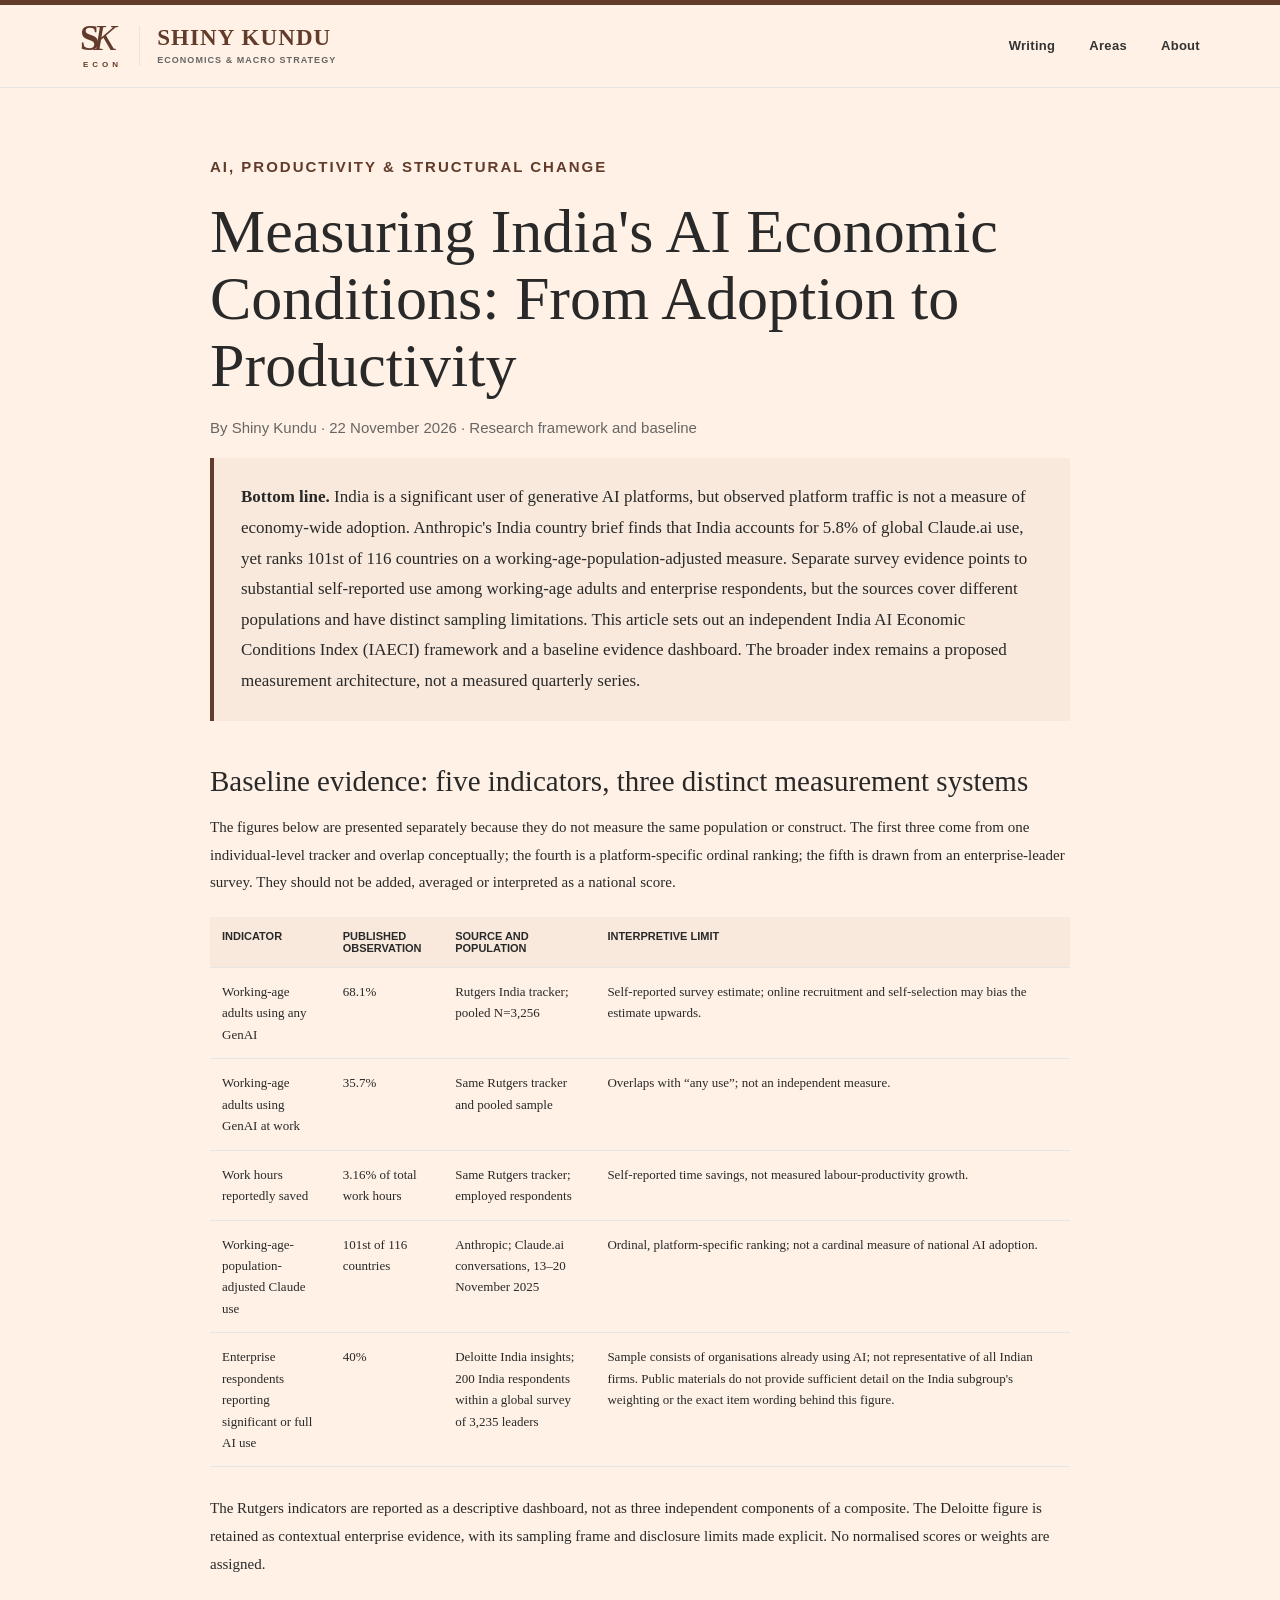
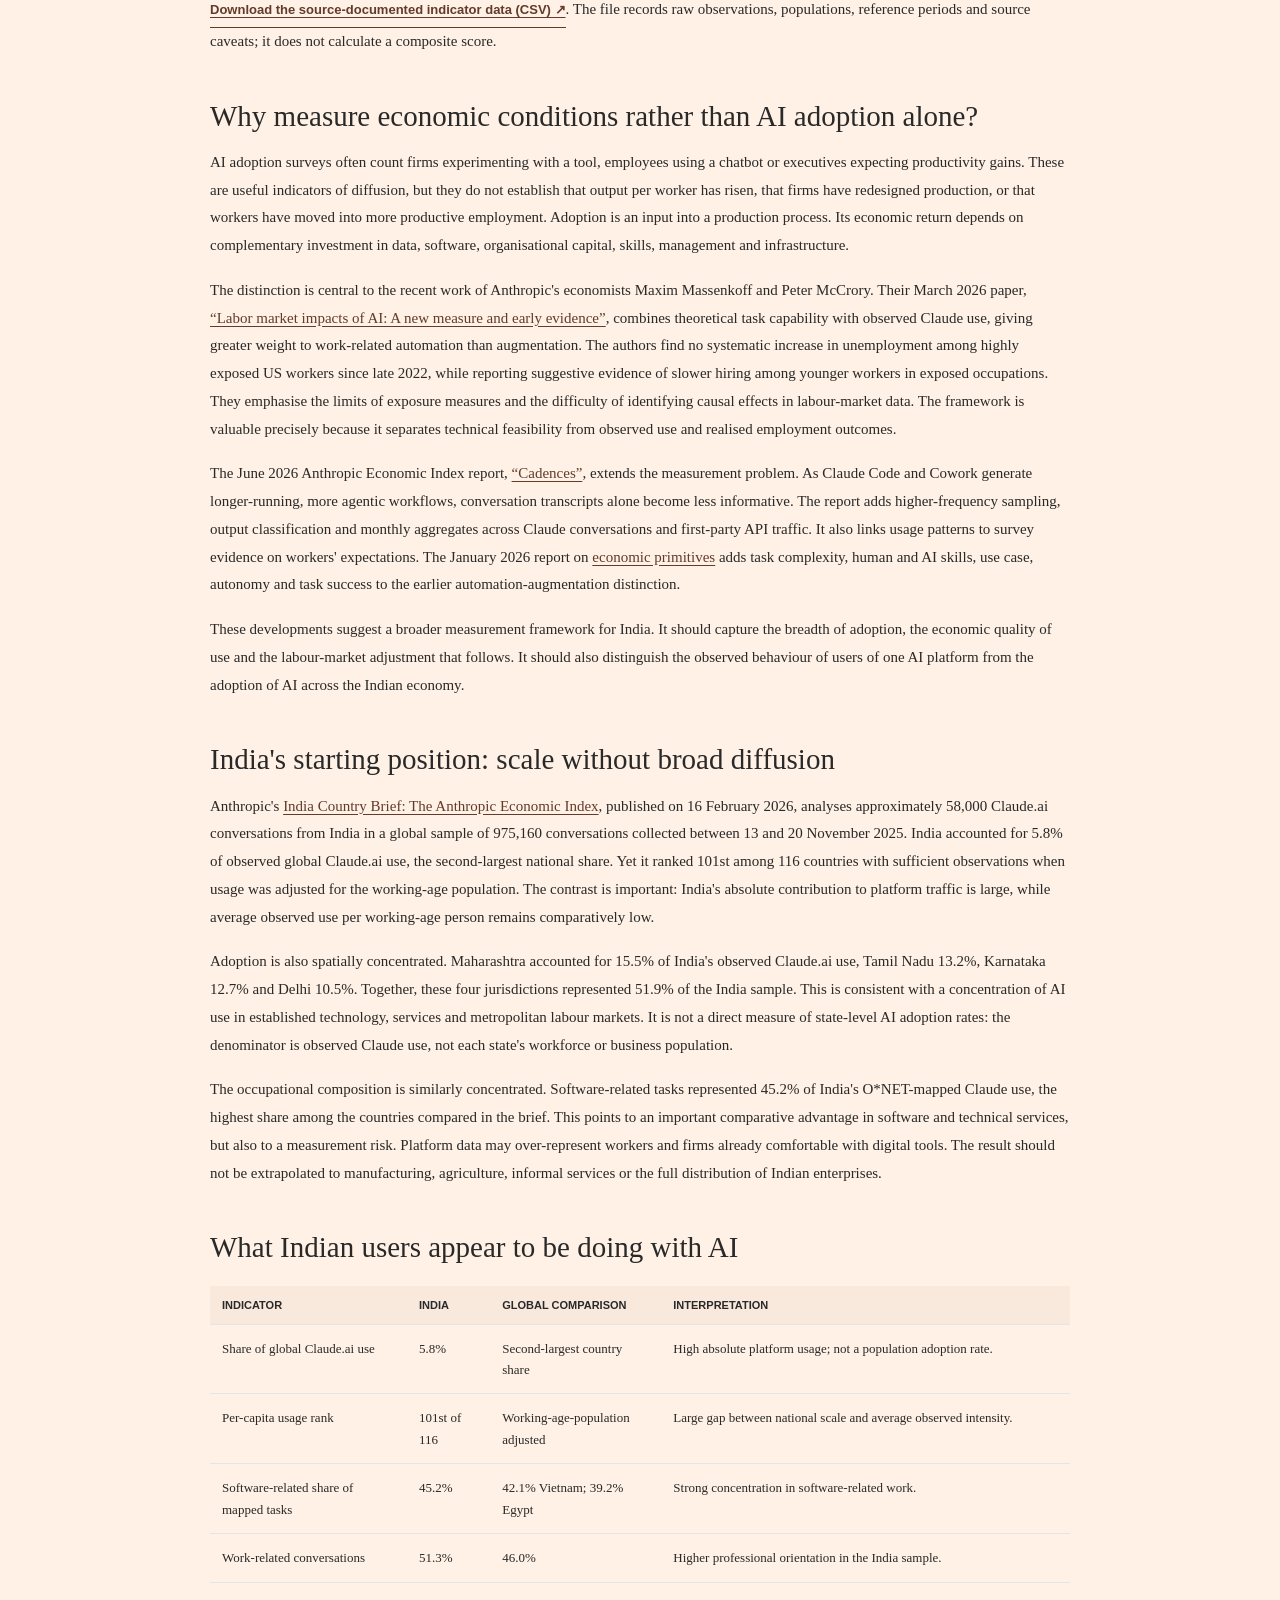
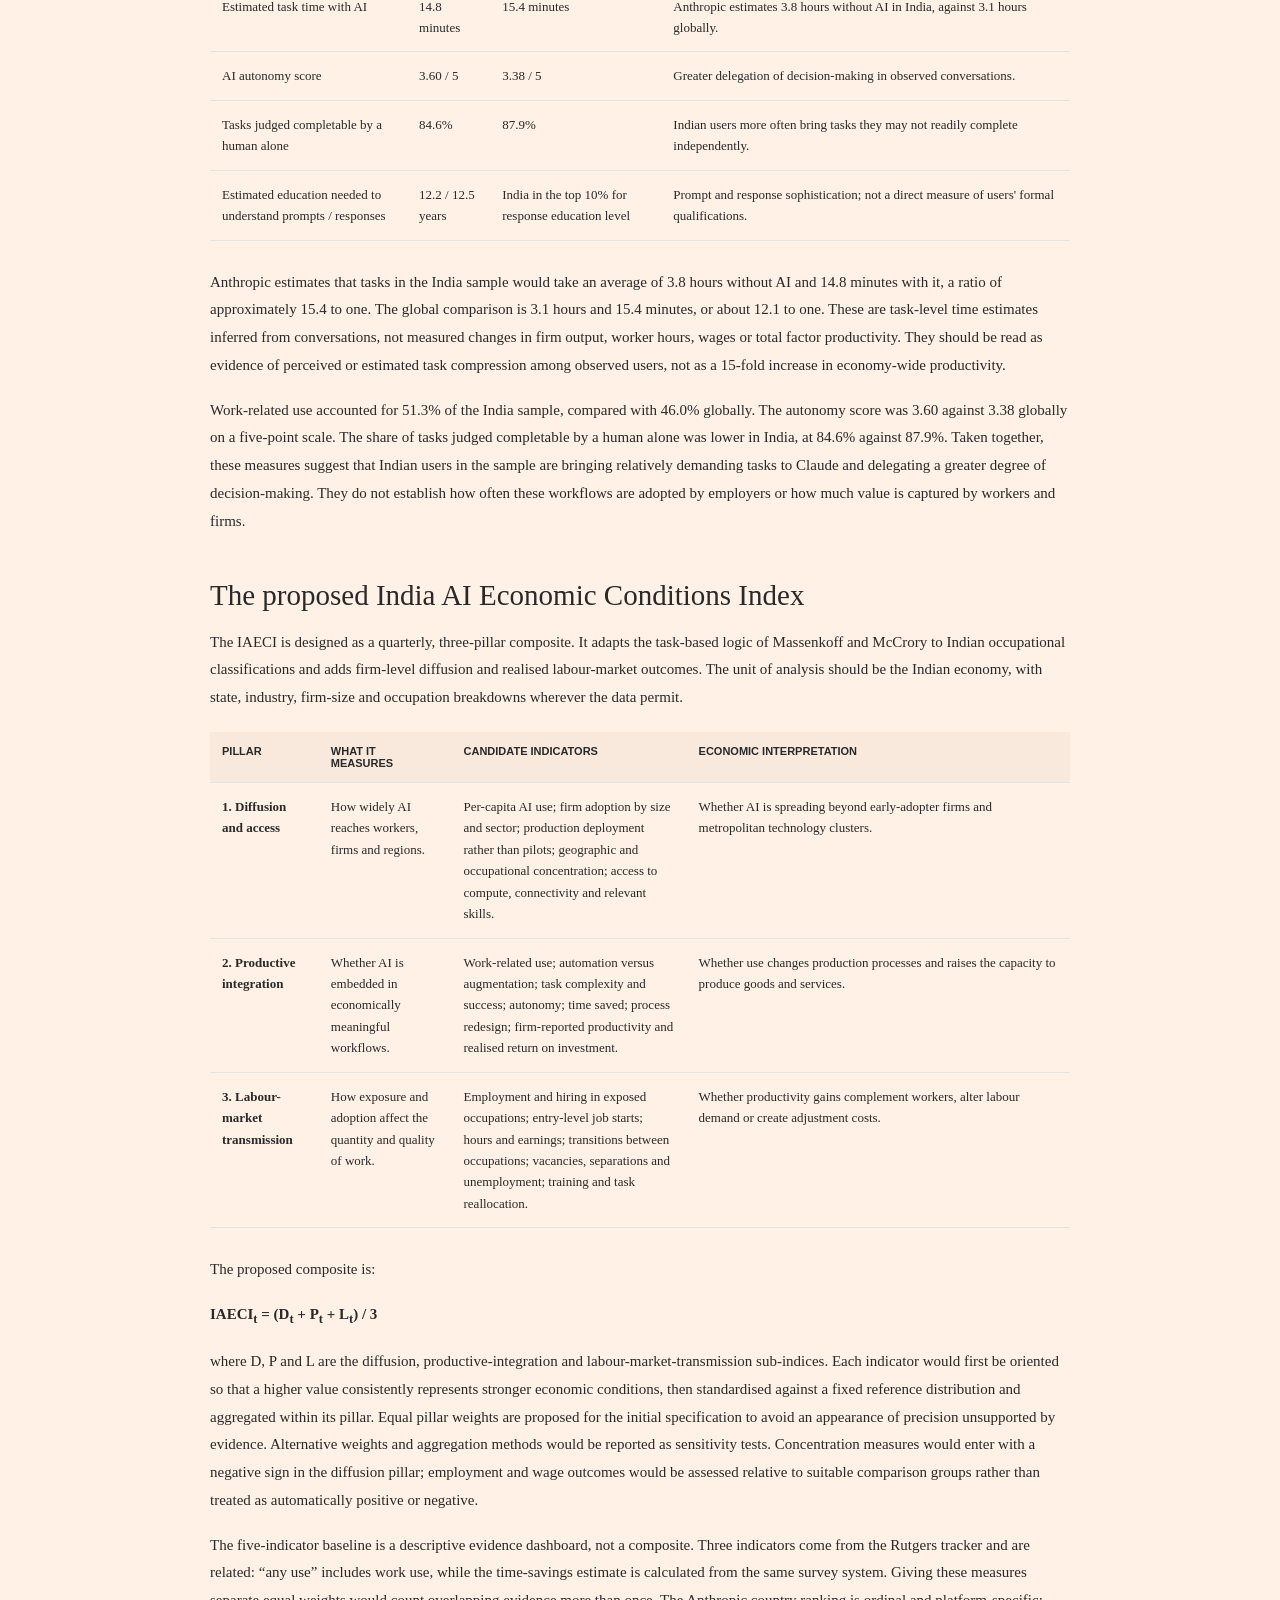
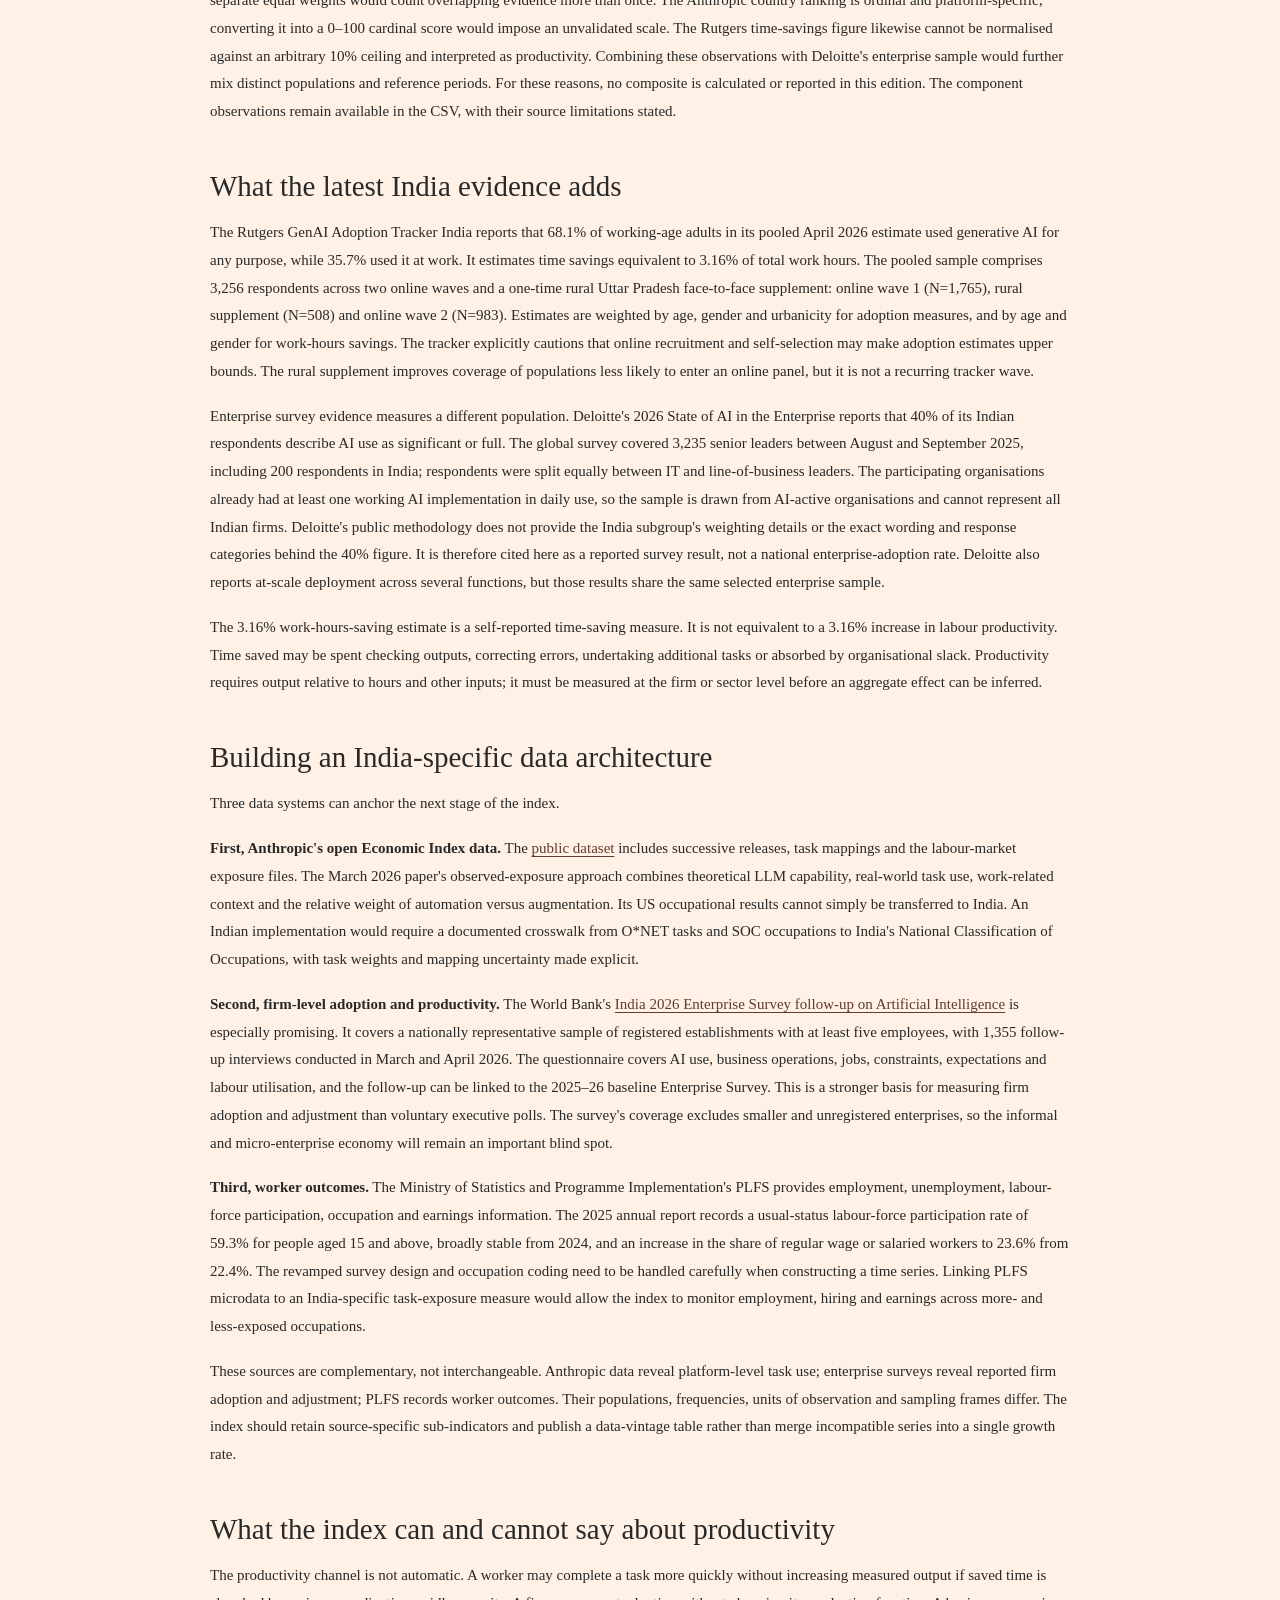
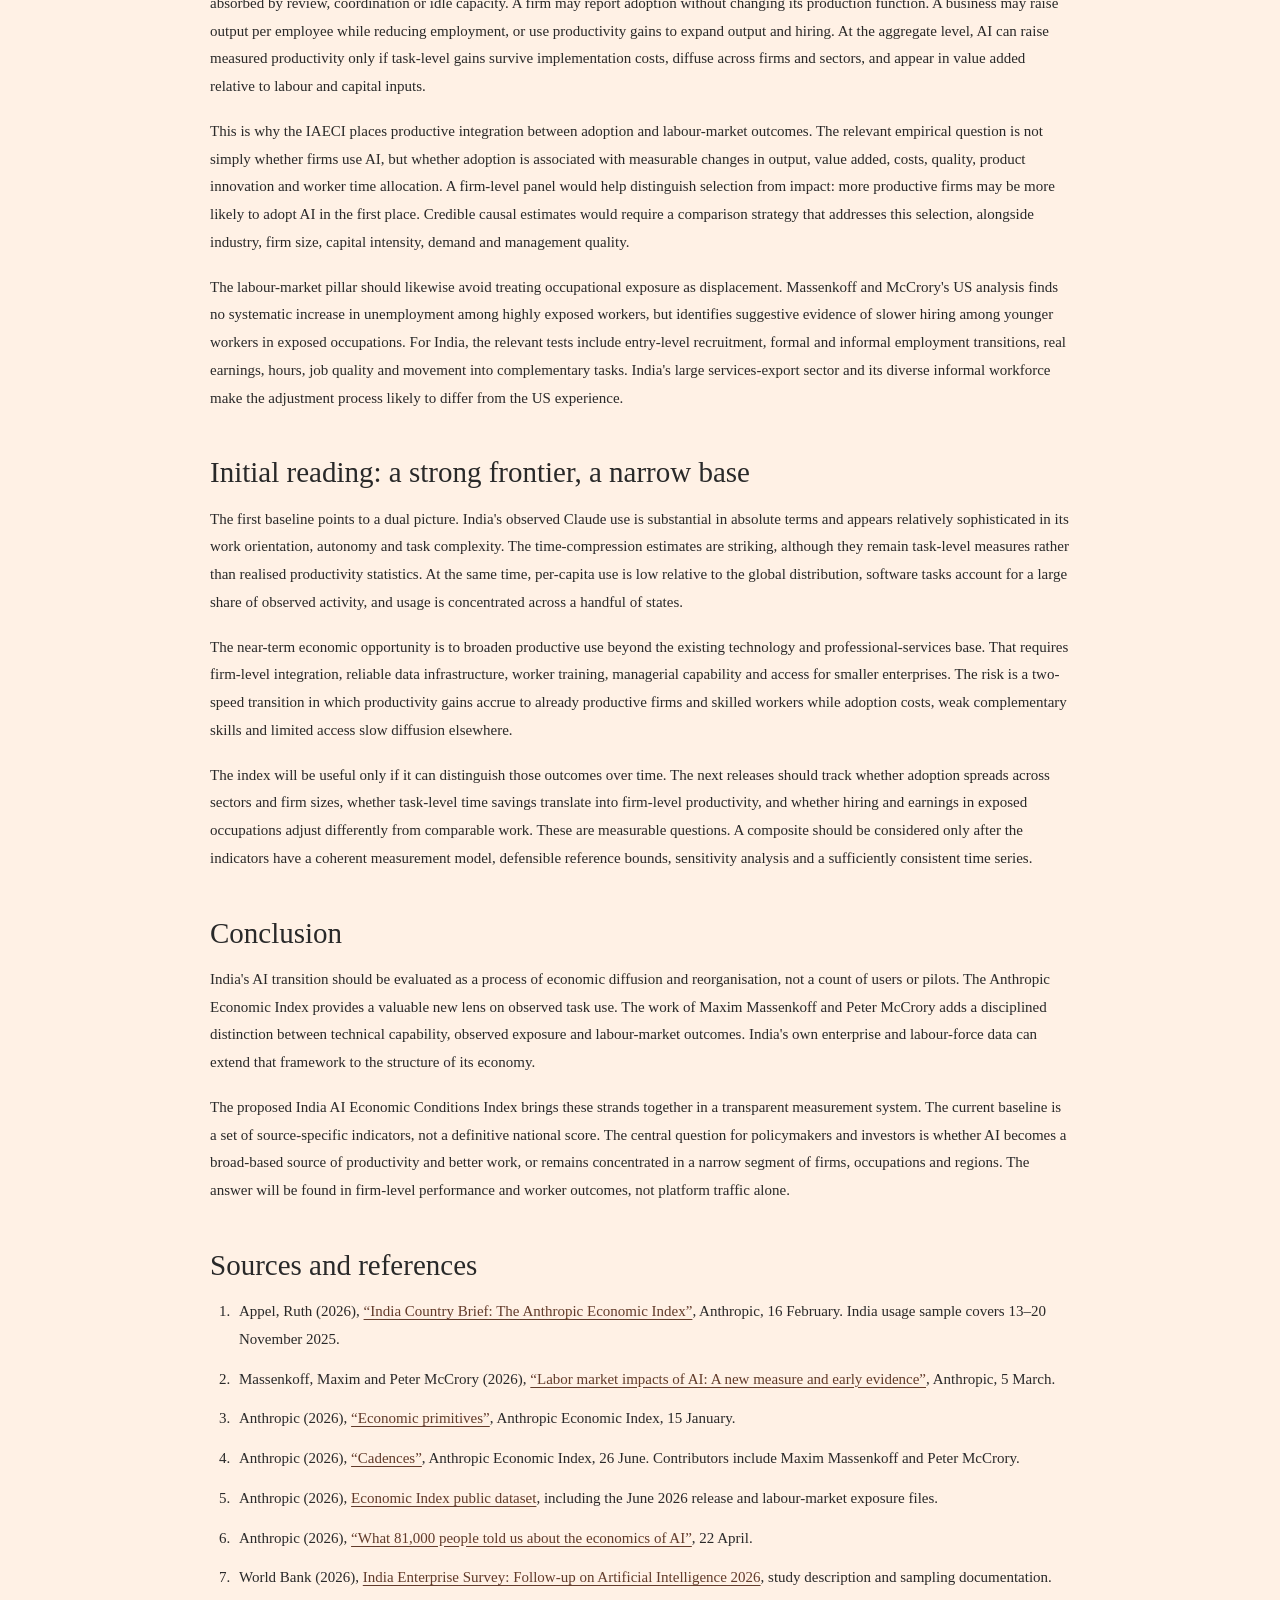
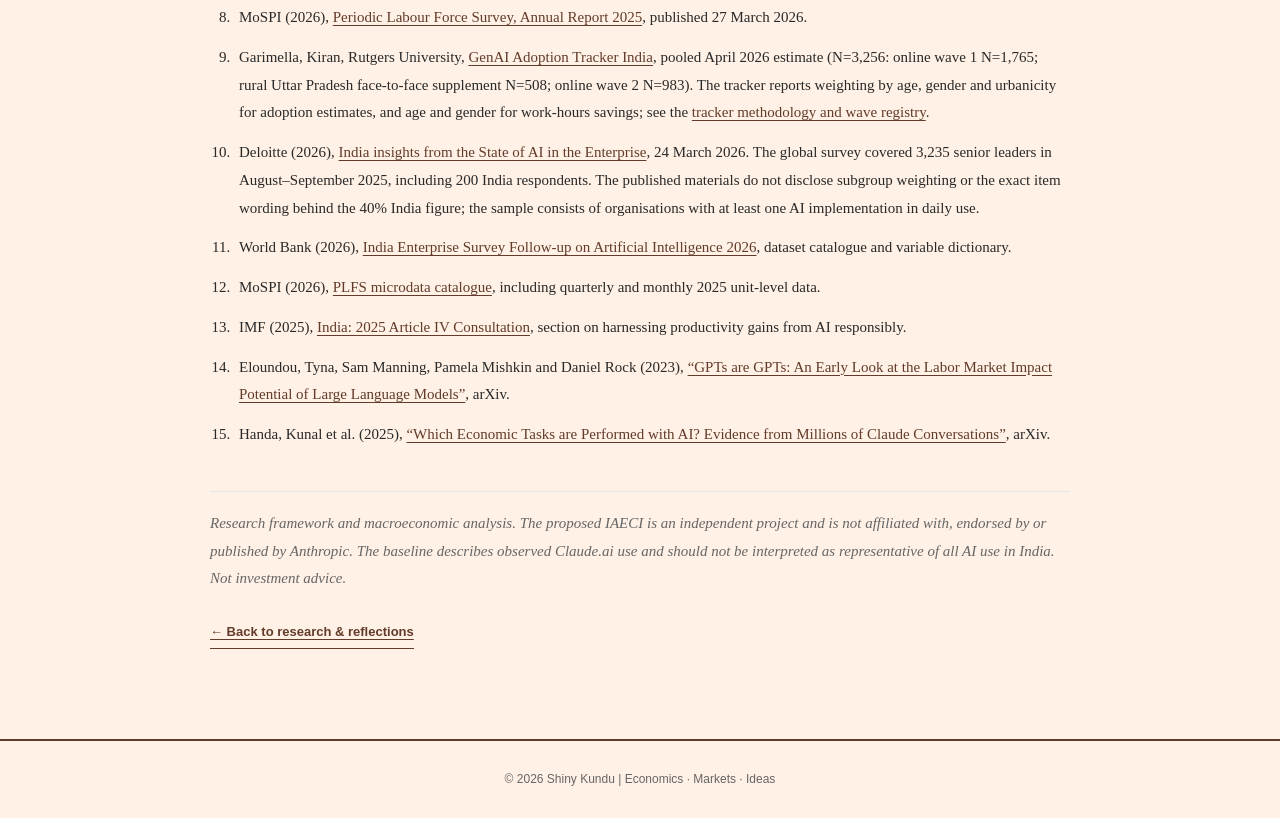
<file: research/indias-ai-economic-conditions.html>
<!DOCTYPE html>
<html lang="en">
<head>
  <meta charset="UTF-8">
  <meta name="viewport" content="width=device-width, initial-scale=1.0">
  <meta name="description" content="An independent research framework for tracking India's AI diffusion, productive integration and labour-market adjustment, with a source-documented baseline.">
  <meta name="author" content="Shiny Kundu">
  <meta property="og:title" content="Measuring India's AI Economic Conditions: From Adoption to Productivity | Shiny Kundu">
  <meta property="og:description" content="A proposed framework for tracking AI diffusion, productive integration and labour-market adjustment in India.">
  <link rel="canonical" href="https://skunduecon.github.io/research/indias-ai-economic-conditions.html">
  <title>Measuring India's AI Economic Conditions: From Adoption to Productivity | Shiny Kundu</title>
  <link rel="stylesheet" href="../style.css?v=skecon-5">
</head>
<body>
<header class="site-header">
  <div class="container navbar">
    <div class="brand-lockup">
      <a class="logo" href="../index.html" aria-label="SK Econ home"><span class="logo-monogram">S<span>K</span></span><span class="logo-word">ECON</span></a>
      <div class="brand-identity"><span class="brand-name">Shiny Kundu</span><span class="brand-description">Economics &amp; Macro Strategy</span></div>
    </div>
    <nav class="nav-links"><a href="../index.html#writing">Writing</a><a href="../index.html#areas">Areas</a><a href="../about.html">About</a></nav>
  </div>
</header>
<main class="article-page">
<article class="container research-article">
<p class="eyebrow">AI, Productivity &amp; Structural Change</p>
<h1>Measuring India's AI Economic Conditions: From Adoption to Productivity</h1>
<p class="article-meta">By Shiny Kundu <span>·</span> 22 November 2026 <span>·</span> Research framework and baseline</p>

<div class="article-bottom-line"><strong>Bottom line.</strong> India is a significant user of generative AI platforms, but observed platform traffic is not a measure of economy-wide adoption. Anthropic's India country brief finds that India accounts for 5.8% of global Claude.ai use, yet ranks 101st of 116 countries on a working-age-population-adjusted measure. Separate survey evidence points to substantial self-reported use among working-age adults and enterprise respondents, but the sources cover different populations and have distinct sampling limitations. This article sets out an independent India AI Economic Conditions Index (IAECI) framework and a baseline evidence dashboard. The broader index remains a proposed measurement architecture, not a measured quarterly series.</div>


<h2>Baseline evidence: five indicators, three distinct measurement systems</h2>
<p>The figures below are presented separately because they do not measure the same population or construct. The first three come from one individual-level tracker and overlap conceptually; the fourth is a platform-specific ordinal ranking; the fifth is drawn from an enterprise-leader survey. They should not be added, averaged or interpreted as a national score.</p>
<div class="table-wrap"><table class="research-table">
<thead><tr><th>Indicator</th><th>Published observation</th><th>Source and population</th><th>Interpretive limit</th></tr></thead>
<tbody>
<tr><td>Working-age adults using any GenAI</td><td>68.1%</td><td>Rutgers India tracker; pooled N=3,256</td><td>Self-reported survey estimate; online recruitment and self-selection may bias the estimate upwards.</td></tr>
<tr><td>Working-age adults using GenAI at work</td><td>35.7%</td><td>Same Rutgers tracker and pooled sample</td><td>Overlaps with “any use”; not an independent measure.</td></tr>
<tr><td>Work hours reportedly saved</td><td>3.16% of total work hours</td><td>Same Rutgers tracker; employed respondents</td><td>Self-reported time savings, not measured labour-productivity growth.</td></tr>
<tr><td>Working-age-population-adjusted Claude use</td><td>101st of 116 countries</td><td>Anthropic; Claude.ai conversations, 13–20 November 2025</td><td>Ordinal, platform-specific ranking; not a cardinal measure of national AI adoption.</td></tr>
<tr><td>Enterprise respondents reporting significant or full AI use</td><td>40%</td><td>Deloitte India insights; 200 India respondents within a global survey of 3,235 leaders</td><td>Sample consists of organisations already using AI; not representative of all Indian firms. Public materials do not provide sufficient detail on the India subgroup's weighting or the exact item wording behind this figure.</td></tr>
</tbody></table></div>
<p>The Rutgers indicators are reported as a descriptive dashboard, not as three independent components of a composite. The Deloitte figure is retained as contextual enterprise evidence, with its sampling frame and disclosure limits made explicit. No normalised scores or weights are assigned.</p>
<p><a class="text-link" href="../data/iaeci-pilot-raw-data.csv">Download the source-documented indicator data (CSV) ↗</a>. The file records raw observations, populations, reference periods and source caveats; it does not calculate a composite score.</p>

<h2>Why measure economic conditions rather than AI adoption alone?</h2>
<p>AI adoption surveys often count firms experimenting with a tool, employees using a chatbot or executives expecting productivity gains. These are useful indicators of diffusion, but they do not establish that output per worker has risen, that firms have redesigned production, or that workers have moved into more productive employment. Adoption is an input into a production process. Its economic return depends on complementary investment in data, software, organisational capital, skills, management and infrastructure.</p>
<p>The distinction is central to the recent work of Anthropic's economists Maxim Massenkoff and Peter McCrory. Their March 2026 paper, <a href="https://www.anthropic.com/research/labor-market-impacts">“Labor market impacts of AI: A new measure and early evidence”</a>, combines theoretical task capability with observed Claude use, giving greater weight to work-related automation than augmentation. The authors find no systematic increase in unemployment among highly exposed US workers since late 2022, while reporting suggestive evidence of slower hiring among younger workers in exposed occupations. They emphasise the limits of exposure measures and the difficulty of identifying causal effects in labour-market data. The framework is valuable precisely because it separates technical feasibility from observed use and realised employment outcomes.</p>
<p>The June 2026 Anthropic Economic Index report, <a href="https://www.anthropic.com/research/economic-index-june-2026-report">“Cadences”</a>, extends the measurement problem. As Claude Code and Cowork generate longer-running, more agentic workflows, conversation transcripts alone become less informative. The report adds higher-frequency sampling, output classification and monthly aggregates across Claude conversations and first-party API traffic. It also links usage patterns to survey evidence on workers' expectations. The January 2026 report on <a href="https://www.anthropic.com/research/anthropic-economic-index-january-2026-report">economic primitives</a> adds task complexity, human and AI skills, use case, autonomy and task success to the earlier automation-augmentation distinction.</p>
<p>These developments suggest a broader measurement framework for India. It should capture the breadth of adoption, the economic quality of use and the labour-market adjustment that follows. It should also distinguish the observed behaviour of users of one AI platform from the adoption of AI across the Indian economy.</p>

<h2>India's starting position: scale without broad diffusion</h2>
<p>Anthropic's <a href="https://www.anthropic.com/research/india-brief-economic-index">India Country Brief: The Anthropic Economic Index</a>, published on 16 February 2026, analyses approximately 58,000 Claude.ai conversations from India in a global sample of 975,160 conversations collected between 13 and 20 November 2025. India accounted for 5.8% of observed global Claude.ai use, the second-largest national share. Yet it ranked 101st among 116 countries with sufficient observations when usage was adjusted for the working-age population. The contrast is important: India's absolute contribution to platform traffic is large, while average observed use per working-age person remains comparatively low.</p>
<p>Adoption is also spatially concentrated. Maharashtra accounted for 15.5% of India's observed Claude.ai use, Tamil Nadu 13.2%, Karnataka 12.7% and Delhi 10.5%. Together, these four jurisdictions represented 51.9% of the India sample. This is consistent with a concentration of AI use in established technology, services and metropolitan labour markets. It is not a direct measure of state-level AI adoption rates: the denominator is observed Claude use, not each state's workforce or business population.</p>
<p>The occupational composition is similarly concentrated. Software-related tasks represented 45.2% of India's O*NET-mapped Claude use, the highest share among the countries compared in the brief. This points to an important comparative advantage in software and technical services, but also to a measurement risk. Platform data may over-represent workers and firms already comfortable with digital tools. The result should not be extrapolated to manufacturing, agriculture, informal services or the full distribution of Indian enterprises.</p>

<h2>What Indian users appear to be doing with AI</h2>
<div class="table-wrap"><table class="research-table">
<thead><tr><th>Indicator</th><th>India</th><th>Global comparison</th><th>Interpretation</th></tr></thead>
<tbody>
<tr><td>Share of global Claude.ai use</td><td>5.8%</td><td>Second-largest country share</td><td>High absolute platform usage; not a population adoption rate.</td></tr>
<tr><td>Per-capita usage rank</td><td>101st of 116</td><td>Working-age-population adjusted</td><td>Large gap between national scale and average observed intensity.</td></tr>
<tr><td>Software-related share of mapped tasks</td><td>45.2%</td><td>42.1% Vietnam; 39.2% Egypt</td><td>Strong concentration in software-related work.</td></tr>
<tr><td>Work-related conversations</td><td>51.3%</td><td>46.0%</td><td>Higher professional orientation in the India sample.</td></tr>
<tr><td>Estimated task time with AI</td><td>14.8 minutes</td><td>15.4 minutes</td><td>Anthropic estimates 3.8 hours without AI in India, against 3.1 hours globally.</td></tr>
<tr><td>AI autonomy score</td><td>3.60 / 5</td><td>3.38 / 5</td><td>Greater delegation of decision-making in observed conversations.</td></tr>
<tr><td>Tasks judged completable by a human alone</td><td>84.6%</td><td>87.9%</td><td>Indian users more often bring tasks they may not readily complete independently.</td></tr>
<tr><td>Estimated education needed to understand prompts / responses</td><td>12.2 / 12.5 years</td><td>India in the top 10% for response education level</td><td>Prompt and response sophistication; not a direct measure of users' formal qualifications.</td></tr>
</tbody></table></div>
<p>Anthropic estimates that tasks in the India sample would take an average of 3.8 hours without AI and 14.8 minutes with it, a ratio of approximately 15.4 to one. The global comparison is 3.1 hours and 15.4 minutes, or about 12.1 to one. These are task-level time estimates inferred from conversations, not measured changes in firm output, worker hours, wages or total factor productivity. They should be read as evidence of perceived or estimated task compression among observed users, not as a 15-fold increase in economy-wide productivity.</p>
<p>Work-related use accounted for 51.3% of the India sample, compared with 46.0% globally. The autonomy score was 3.60 against 3.38 globally on a five-point scale. The share of tasks judged completable by a human alone was lower in India, at 84.6% against 87.9%. Taken together, these measures suggest that Indian users in the sample are bringing relatively demanding tasks to Claude and delegating a greater degree of decision-making. They do not establish how often these workflows are adopted by employers or how much value is captured by workers and firms.</p>

<h2>The proposed India AI Economic Conditions Index</h2>
<p>The IAECI is designed as a quarterly, three-pillar composite. It adapts the task-based logic of Massenkoff and McCrory to Indian occupational classifications and adds firm-level diffusion and realised labour-market outcomes. The unit of analysis should be the Indian economy, with state, industry, firm-size and occupation breakdowns wherever the data permit.</p>
<div class="table-wrap"><table class="research-table">
<thead><tr><th>Pillar</th><th>What it measures</th><th>Candidate indicators</th><th>Economic interpretation</th></tr></thead>
<tbody>
<tr><td><strong>1. Diffusion and access</strong></td><td>How widely AI reaches workers, firms and regions.</td><td>Per-capita AI use; firm adoption by size and sector; production deployment rather than pilots; geographic and occupational concentration; access to compute, connectivity and relevant skills.</td><td>Whether AI is spreading beyond early-adopter firms and metropolitan technology clusters.</td></tr>
<tr><td><strong>2. Productive integration</strong></td><td>Whether AI is embedded in economically meaningful workflows.</td><td>Work-related use; automation versus augmentation; task complexity and success; autonomy; time saved; process redesign; firm-reported productivity and realised return on investment.</td><td>Whether use changes production processes and raises the capacity to produce goods and services.</td></tr>
<tr><td><strong>3. Labour-market transmission</strong></td><td>How exposure and adoption affect the quantity and quality of work.</td><td>Employment and hiring in exposed occupations; entry-level job starts; hours and earnings; transitions between occupations; vacancies, separations and unemployment; training and task reallocation.</td><td>Whether productivity gains complement workers, alter labour demand or create adjustment costs.</td></tr>
</tbody></table></div>
<p>The proposed composite is:</p>
<p><strong>IAECI<sub>t</sub> = (D<sub>t</sub> + P<sub>t</sub> + L<sub>t</sub>) / 3</strong></p>
<p>where D, P and L are the diffusion, productive-integration and labour-market-transmission sub-indices. Each indicator would first be oriented so that a higher value consistently represents stronger economic conditions, then standardised against a fixed reference distribution and aggregated within its pillar. Equal pillar weights are proposed for the initial specification to avoid an appearance of precision unsupported by evidence. Alternative weights and aggregation methods would be reported as sensitivity tests. Concentration measures would enter with a negative sign in the diffusion pillar; employment and wage outcomes would be assessed relative to suitable comparison groups rather than treated as automatically positive or negative.</p>
<p>The five-indicator baseline is a descriptive evidence dashboard, not a composite. Three indicators come from the Rutgers tracker and are related: “any use” includes work use, while the time-savings estimate is calculated from the same survey system. Giving these measures separate equal weights would count overlapping evidence more than once. The Anthropic country ranking is ordinal and platform-specific; converting it into a 0–100 cardinal score would impose an unvalidated scale. The Rutgers time-savings figure likewise cannot be normalised against an arbitrary 10% ceiling and interpreted as productivity. Combining these observations with Deloitte's enterprise sample would further mix distinct populations and reference periods. For these reasons, no composite is calculated or reported in this edition. The component observations remain available in the CSV, with their source limitations stated.</p>


<h2>What the latest India evidence adds</h2>
<p>The Rutgers GenAI Adoption Tracker India reports that 68.1% of working-age adults in its pooled April 2026 estimate used generative AI for any purpose, while 35.7% used it at work. It estimates time savings equivalent to 3.16% of total work hours. The pooled sample comprises 3,256 respondents across two online waves and a one-time rural Uttar Pradesh face-to-face supplement: online wave 1 (N=1,765), rural supplement (N=508) and online wave 2 (N=983). Estimates are weighted by age, gender and urbanicity for adoption measures, and by age and gender for work-hours savings. The tracker explicitly cautions that online recruitment and self-selection may make adoption estimates upper bounds. The rural supplement improves coverage of populations less likely to enter an online panel, but it is not a recurring tracker wave.</p>
<p>Enterprise survey evidence measures a different population. Deloitte's 2026 State of AI in the Enterprise reports that 40% of its Indian respondents describe AI use as significant or full. The global survey covered 3,235 senior leaders between August and September 2025, including 200 respondents in India; respondents were split equally between IT and line-of-business leaders. The participating organisations already had at least one working AI implementation in daily use, so the sample is drawn from AI-active organisations and cannot represent all Indian firms. Deloitte's public methodology does not provide the India subgroup's weighting details or the exact wording and response categories behind the 40% figure. It is therefore cited here as a reported survey result, not a national enterprise-adoption rate. Deloitte also reports at-scale deployment across several functions, but those results share the same selected enterprise sample.</p>
<p>The 3.16% work-hours-saving estimate is a self-reported time-saving measure. It is not equivalent to a 3.16% increase in labour productivity. Time saved may be spent checking outputs, correcting errors, undertaking additional tasks or absorbed by organisational slack. Productivity requires output relative to hours and other inputs; it must be measured at the firm or sector level before an aggregate effect can be inferred.</p>

<h2>Building an India-specific data architecture</h2>
<p>Three data systems can anchor the next stage of the index.</p>
<p><strong>First, Anthropic's open Economic Index data.</strong> The <a href="https://huggingface.co/datasets/Anthropic/EconomicIndex">public dataset</a> includes successive releases, task mappings and the labour-market exposure files. The March 2026 paper's observed-exposure approach combines theoretical LLM capability, real-world task use, work-related context and the relative weight of automation versus augmentation. Its US occupational results cannot simply be transferred to India. An Indian implementation would require a documented crosswalk from O*NET tasks and SOC occupations to India's National Classification of Occupations, with task weights and mapping uncertainty made explicit.</p>
<p><strong>Second, firm-level adoption and productivity.</strong> The World Bank's <a href="https://microdata.worldbank.org/catalog/8552/study-description">India 2026 Enterprise Survey follow-up on Artificial Intelligence</a> is especially promising. It covers a nationally representative sample of registered establishments with at least five employees, with 1,355 follow-up interviews conducted in March and April 2026. The questionnaire covers AI use, business operations, jobs, constraints, expectations and labour utilisation, and the follow-up can be linked to the 2025–26 baseline Enterprise Survey. This is a stronger basis for measuring firm adoption and adjustment than voluntary executive polls. The survey's coverage excludes smaller and unregistered enterprises, so the informal and micro-enterprise economy will remain an important blind spot.</p>
<p><strong>Third, worker outcomes.</strong> The Ministry of Statistics and Programme Implementation's PLFS provides employment, unemployment, labour-force participation, occupation and earnings information. The 2025 annual report records a usual-status labour-force participation rate of 59.3% for people aged 15 and above, broadly stable from 2024, and an increase in the share of regular wage or salaried workers to 23.6% from 22.4%. The revamped survey design and occupation coding need to be handled carefully when constructing a time series. Linking PLFS microdata to an India-specific task-exposure measure would allow the index to monitor employment, hiring and earnings across more- and less-exposed occupations.</p>
<p>These sources are complementary, not interchangeable. Anthropic data reveal platform-level task use; enterprise surveys reveal reported firm adoption and adjustment; PLFS records worker outcomes. Their populations, frequencies, units of observation and sampling frames differ. The index should retain source-specific sub-indicators and publish a data-vintage table rather than merge incompatible series into a single growth rate.</p>

<h2>What the index can and cannot say about productivity</h2>
<p>The productivity channel is not automatic. A worker may complete a task more quickly without increasing measured output if saved time is absorbed by review, coordination or idle capacity. A firm may report adoption without changing its production function. A business may raise output per employee while reducing employment, or use productivity gains to expand output and hiring. At the aggregate level, AI can raise measured productivity only if task-level gains survive implementation costs, diffuse across firms and sectors, and appear in value added relative to labour and capital inputs.</p>
<p>This is why the IAECI places productive integration between adoption and labour-market outcomes. The relevant empirical question is not simply whether firms use AI, but whether adoption is associated with measurable changes in output, value added, costs, quality, product innovation and worker time allocation. A firm-level panel would help distinguish selection from impact: more productive firms may be more likely to adopt AI in the first place. Credible causal estimates would require a comparison strategy that addresses this selection, alongside industry, firm size, capital intensity, demand and management quality.</p>
<p>The labour-market pillar should likewise avoid treating occupational exposure as displacement. Massenkoff and McCrory's US analysis finds no systematic increase in unemployment among highly exposed workers, but identifies suggestive evidence of slower hiring among younger workers in exposed occupations. For India, the relevant tests include entry-level recruitment, formal and informal employment transitions, real earnings, hours, job quality and movement into complementary tasks. India's large services-export sector and its diverse informal workforce make the adjustment process likely to differ from the US experience.</p>

<h2>Initial reading: a strong frontier, a narrow base</h2>
<p>The first baseline points to a dual picture. India's observed Claude use is substantial in absolute terms and appears relatively sophisticated in its work orientation, autonomy and task complexity. The time-compression estimates are striking, although they remain task-level measures rather than realised productivity statistics. At the same time, per-capita use is low relative to the global distribution, software tasks account for a large share of observed activity, and usage is concentrated across a handful of states.</p>
<p>The near-term economic opportunity is to broaden productive use beyond the existing technology and professional-services base. That requires firm-level integration, reliable data infrastructure, worker training, managerial capability and access for smaller enterprises. The risk is a two-speed transition in which productivity gains accrue to already productive firms and skilled workers while adoption costs, weak complementary skills and limited access slow diffusion elsewhere.</p>
<p>The index will be useful only if it can distinguish those outcomes over time. The next releases should track whether adoption spreads across sectors and firm sizes, whether task-level time savings translate into firm-level productivity, and whether hiring and earnings in exposed occupations adjust differently from comparable work. These are measurable questions. A composite should be considered only after the indicators have a coherent measurement model, defensible reference bounds, sensitivity analysis and a sufficiently consistent time series.</p>

<h2>Conclusion</h2>
<p>India's AI transition should be evaluated as a process of economic diffusion and reorganisation, not a count of users or pilots. The Anthropic Economic Index provides a valuable new lens on observed task use. The work of Maxim Massenkoff and Peter McCrory adds a disciplined distinction between technical capability, observed exposure and labour-market outcomes. India's own enterprise and labour-force data can extend that framework to the structure of its economy.</p>
<p>The proposed India AI Economic Conditions Index brings these strands together in a transparent measurement system. The current baseline is a set of source-specific indicators, not a definitive national score. The central question for policymakers and investors is whether AI becomes a broad-based source of productivity and better work, or remains concentrated in a narrow segment of firms, occupations and regions. The answer will be found in firm-level performance and worker outcomes, not platform traffic alone.</p>

<h2>Sources and references</h2>
<ol class="source-list">
<li>Appel, Ruth (2026), <a href="https://www.anthropic.com/research/india-brief-economic-index">“India Country Brief: The Anthropic Economic Index”</a>, Anthropic, 16 February. India usage sample covers 13–20 November 2025.</li>
<li>Massenkoff, Maxim and Peter McCrory (2026), <a href="https://www.anthropic.com/research/labor-market-impacts">“Labor market impacts of AI: A new measure and early evidence”</a>, Anthropic, 5 March.</li>
<li>Anthropic (2026), <a href="https://www.anthropic.com/research/anthropic-economic-index-january-2026-report">“Economic primitives”</a>, Anthropic Economic Index, 15 January.</li>
<li>Anthropic (2026), <a href="https://www.anthropic.com/research/economic-index-june-2026-report">“Cadences”</a>, Anthropic Economic Index, 26 June. Contributors include Maxim Massenkoff and Peter McCrory.</li>
<li>Anthropic (2026), <a href="https://huggingface.co/datasets/Anthropic/EconomicIndex">Economic Index public dataset</a>, including the June 2026 release and labour-market exposure files.</li>
<li>Anthropic (2026), <a href="https://www.anthropic.com/research/81k-economics">“What 81,000 people told us about the economics of AI”</a>, 22 April.</li>
<li>World Bank (2026), <a href="https://microdata.worldbank.org/catalog/8552/study-description">India Enterprise Survey: Follow-up on Artificial Intelligence 2026</a>, study description and sampling documentation.</li>
<li>MoSPI (2026), <a href="https://www.mospi.gov.in/uploads/latestReleases/latest_release_1774607827733_3e8964a9-268b-4cc9-ad65-cfc8a9e32f08_Press_note_AR_PLFS_2025_23032025_V2.1_26032026_final.pdf">Periodic Labour Force Survey, Annual Report 2025</a>, published 27 March 2026.</li>
<li>Garimella, Kiran, Rutgers University, <a href="https://genai-india.sci.rutgers.edu/">GenAI Adoption Tracker India</a>, pooled April 2026 estimate (N=3,256: online wave 1 N=1,765; rural Uttar Pradesh face-to-face supplement N=508; online wave 2 N=983). The tracker reports weighting by age, gender and urbanicity for adoption estimates, and age and gender for work-hours savings; see the <a href="https://genai-india.sci.rutgers.edu/">tracker methodology and wave registry</a>.</li>
<li>Deloitte (2026), <a href="https://www.deloitte.com/in/en/about/press-room/indian-enterprises-lead-global-peers-in-at-scale-ai-adoption-across-most-functions.html">India insights from the State of AI in the Enterprise</a>, 24 March 2026. The global survey covered 3,235 senior leaders in August–September 2025, including 200 India respondents. The published materials do not disclose subgroup weighting or the exact item wording behind the 40% India figure; the sample consists of organisations with at least one AI implementation in daily use.</li>
<li>World Bank (2026), <a href="https://catalog.ihsn.org/catalog/14194/data-dictionary/F1">India Enterprise Survey Follow-up on Artificial Intelligence 2026</a>, dataset catalogue and variable dictionary.</li>
<li>MoSPI (2026), <a href="https://microdata.gov.in/nada/index.php/catalog/PLFS">PLFS microdata catalogue</a>, including quarterly and monthly 2025 unit-level data.</li>
<li>IMF (2025), <a href="https://www.elibrary.imf.org/abstract/journals/002/2025/314/article-A001-en.xml">India: 2025 Article IV Consultation</a>, section on harnessing productivity gains from AI responsibly.</li>
<li>Eloundou, Tyna, Sam Manning, Pamela Mishkin and Daniel Rock (2023), <a href="https://arxiv.org/abs/2303.10130">“GPTs are GPTs: An Early Look at the Labor Market Impact Potential of Large Language Models”</a>, arXiv.</li>
<li>Handa, Kunal et al. (2025), <a href="https://arxiv.org/abs/2503.04761">“Which Economic Tasks are Performed with AI? Evidence from Millions of Claude Conversations”</a>, arXiv.</li>
</ol>
<p class="article-disclaimer">Research framework and macroeconomic analysis. The proposed IAECI is an independent project and is not affiliated with, endorsed by or published by Anthropic. The baseline describes observed Claude.ai use and should not be interpreted as representative of all AI use in India. Not investment advice.</p>
<a class="text-link" href="../index.html#writing">← Back to research &amp; reflections</a>
</article>
</main>
<footer class="site-footer"><div class="container"><p>© 2026 Shiny Kundu | Economics · Markets · Ideas</p></div></footer>
</body>
</html>
</file>
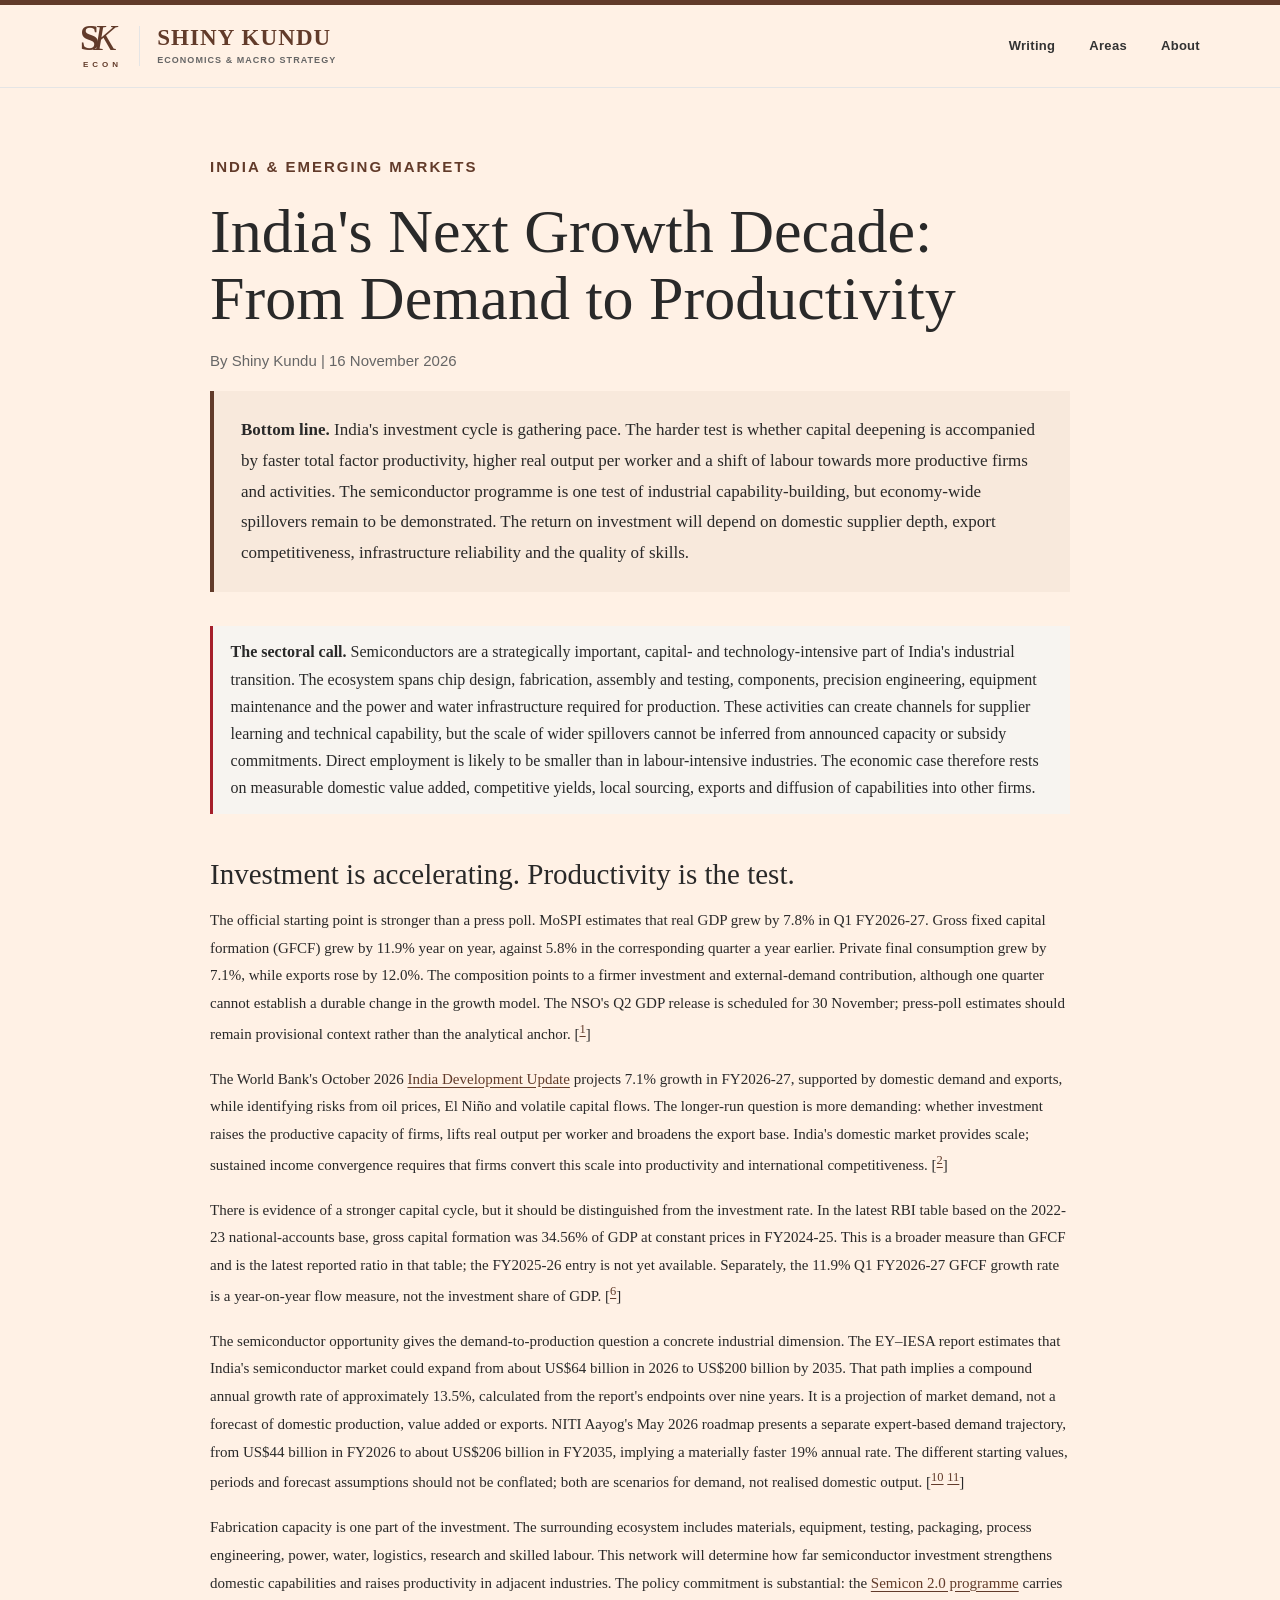
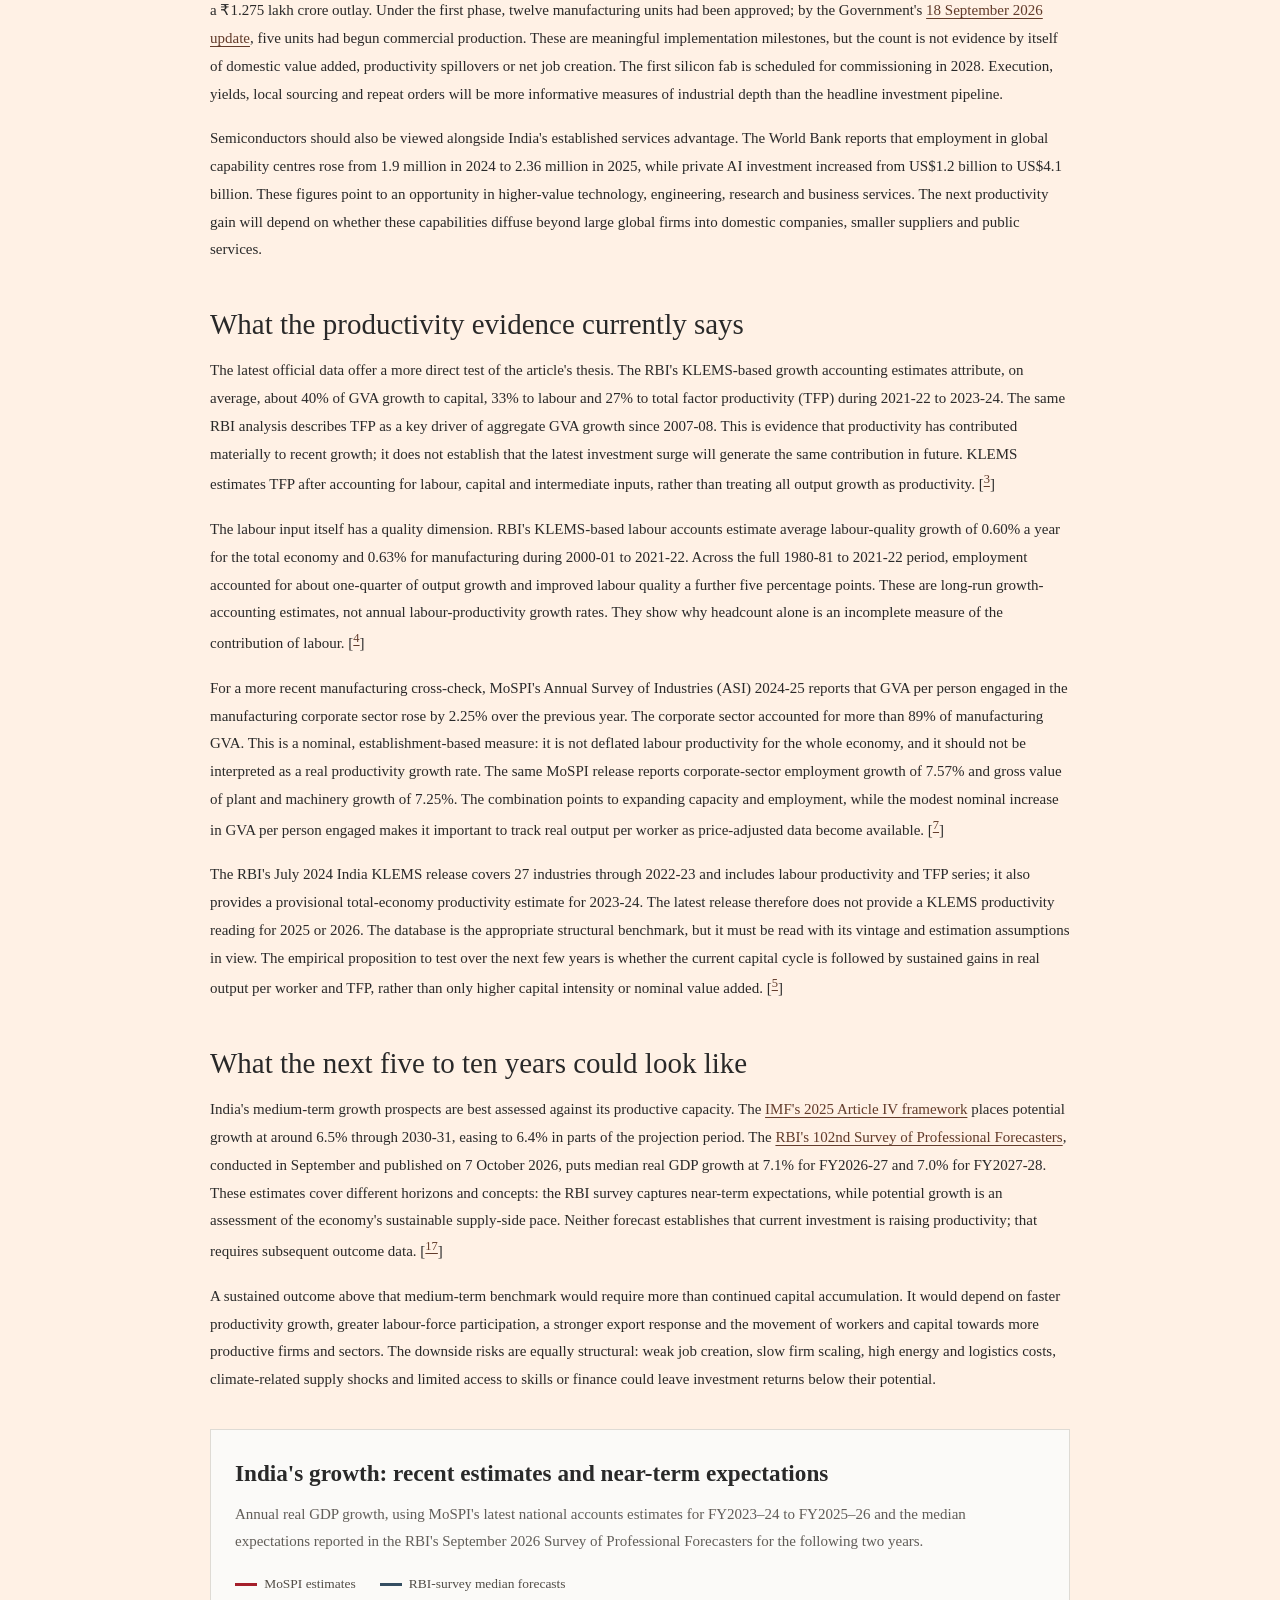
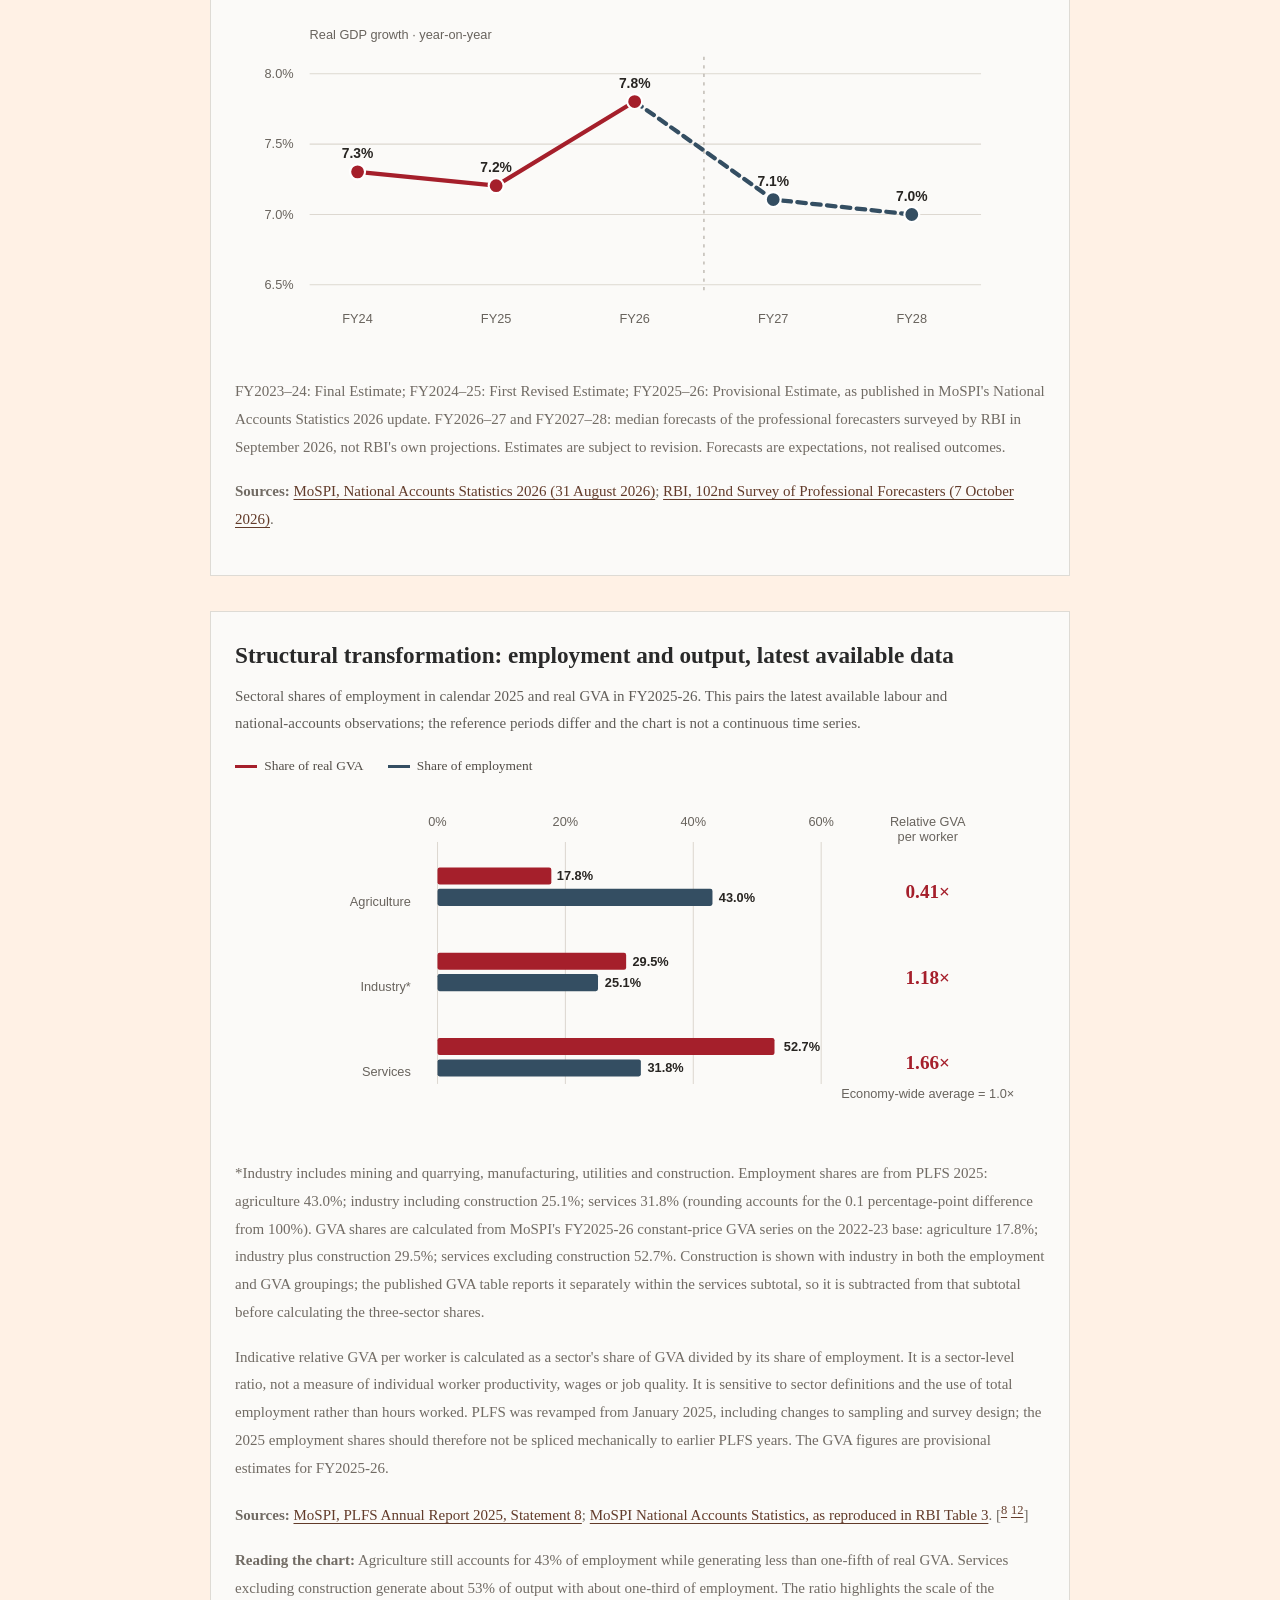
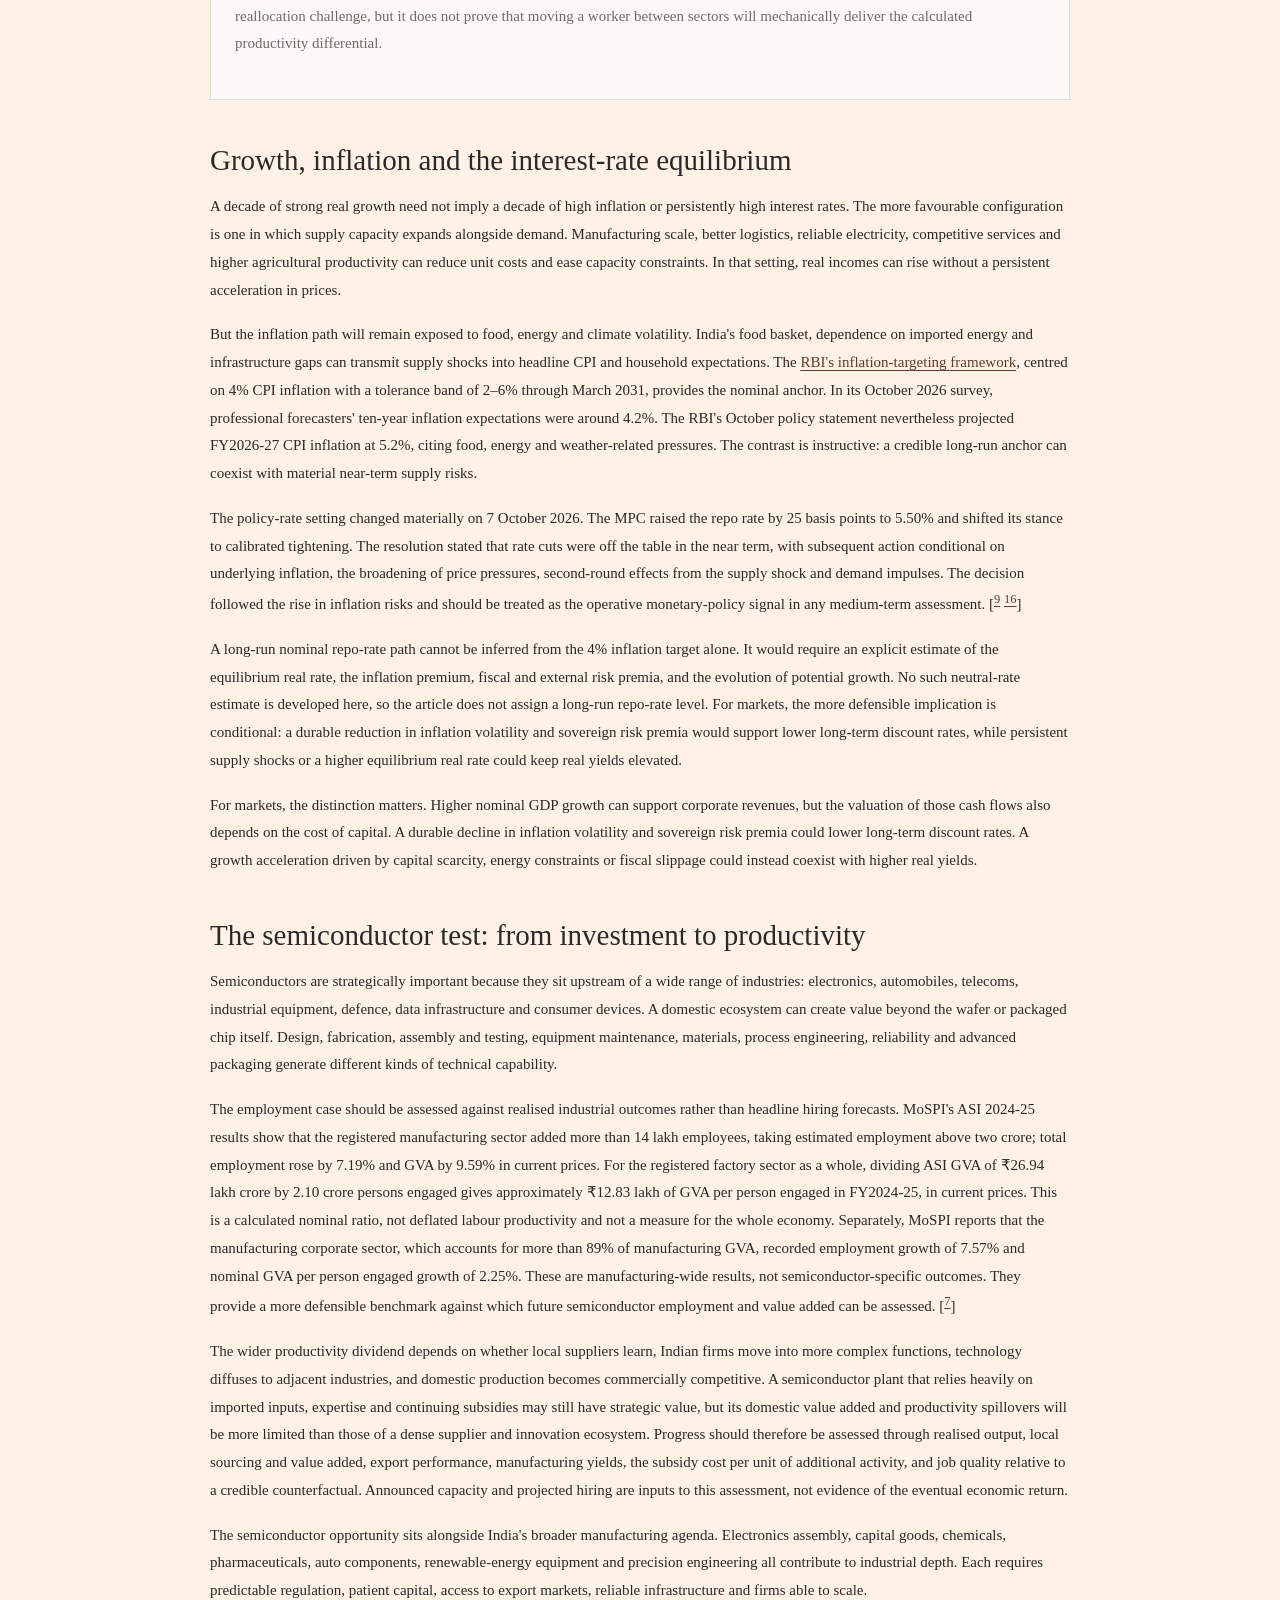
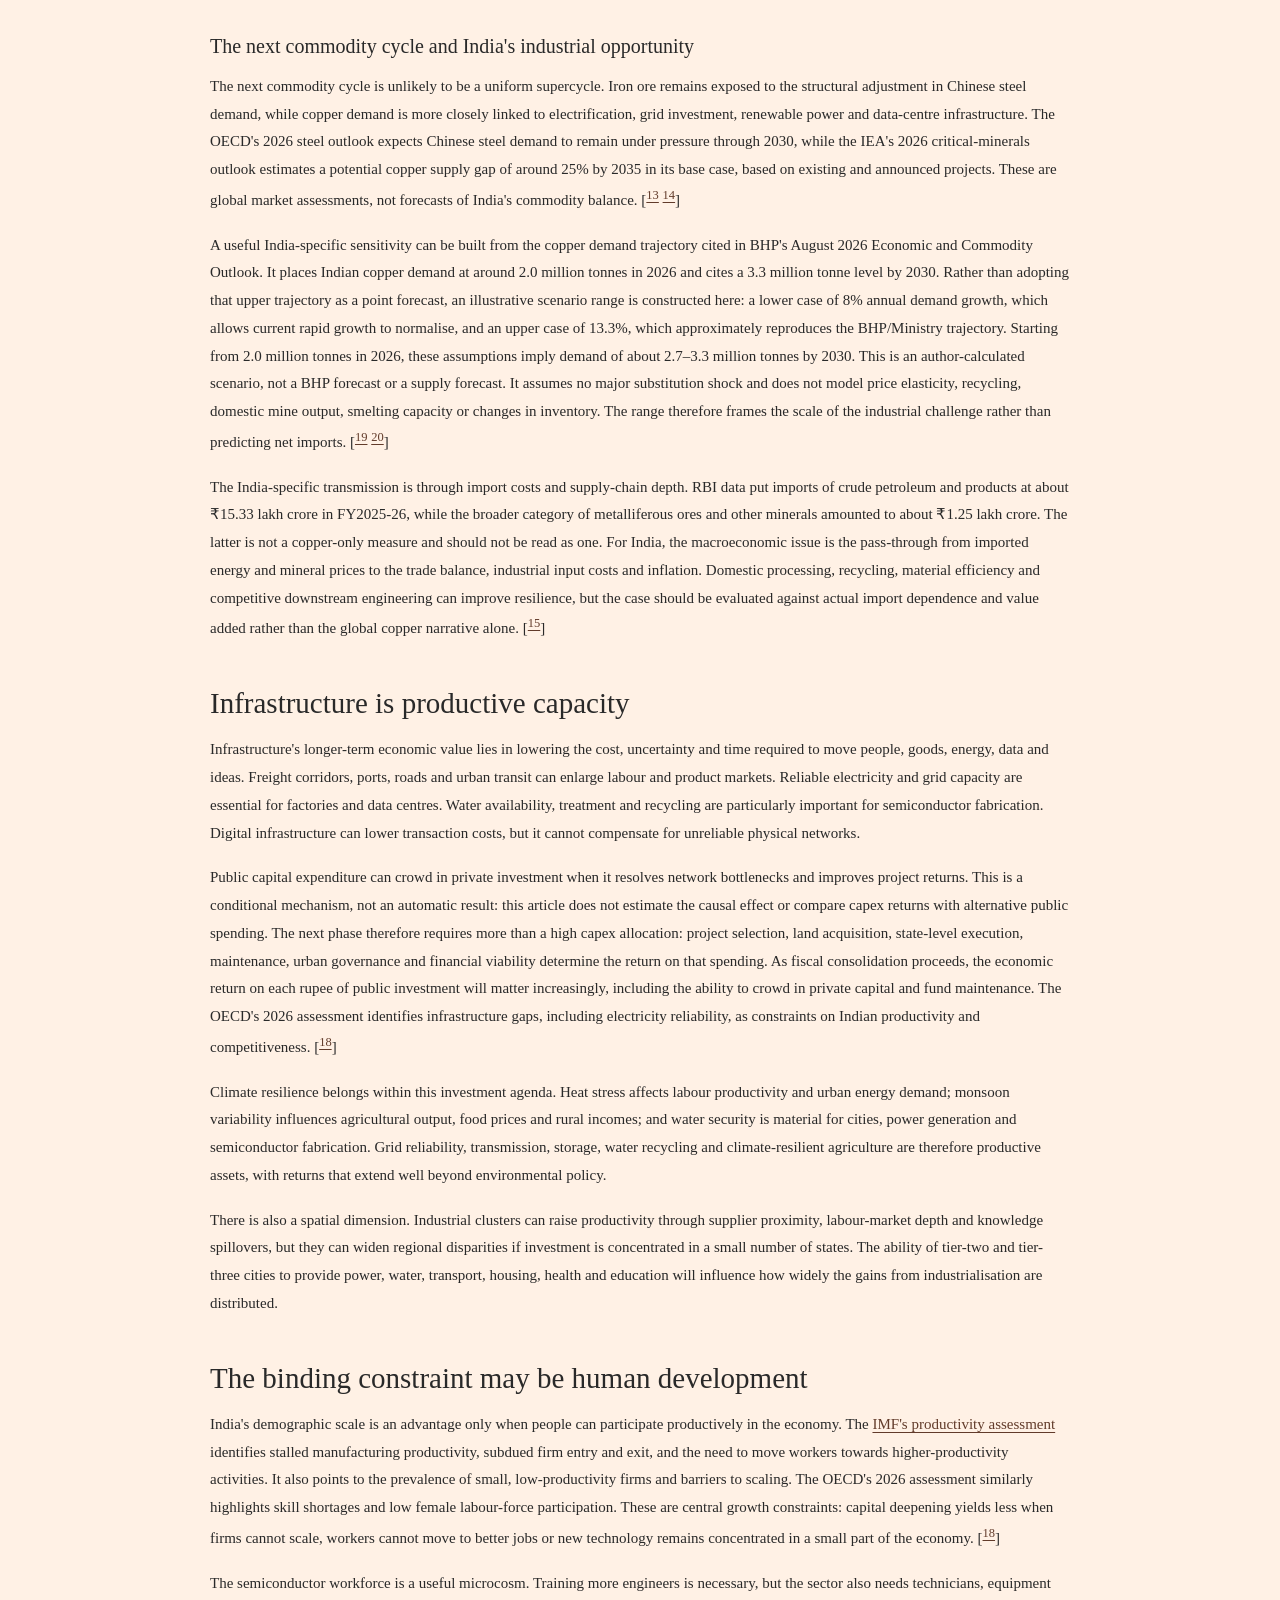
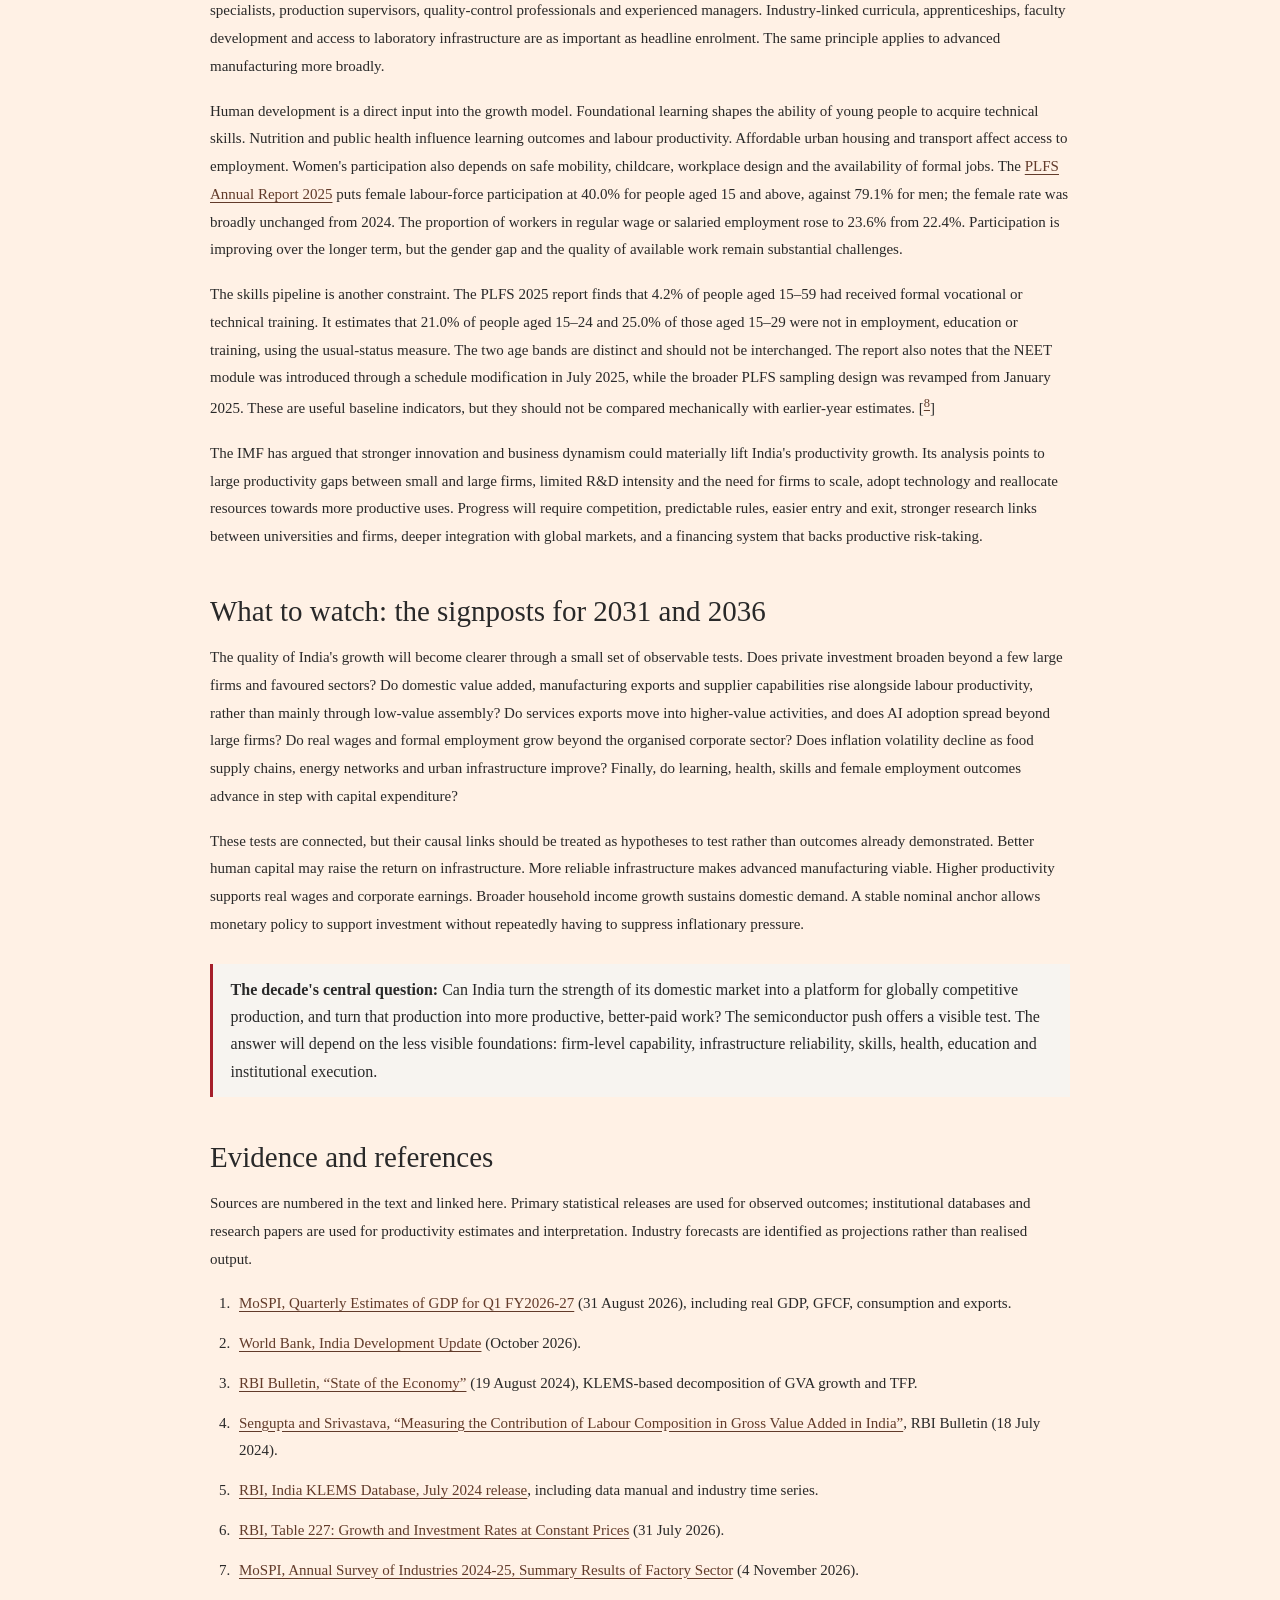
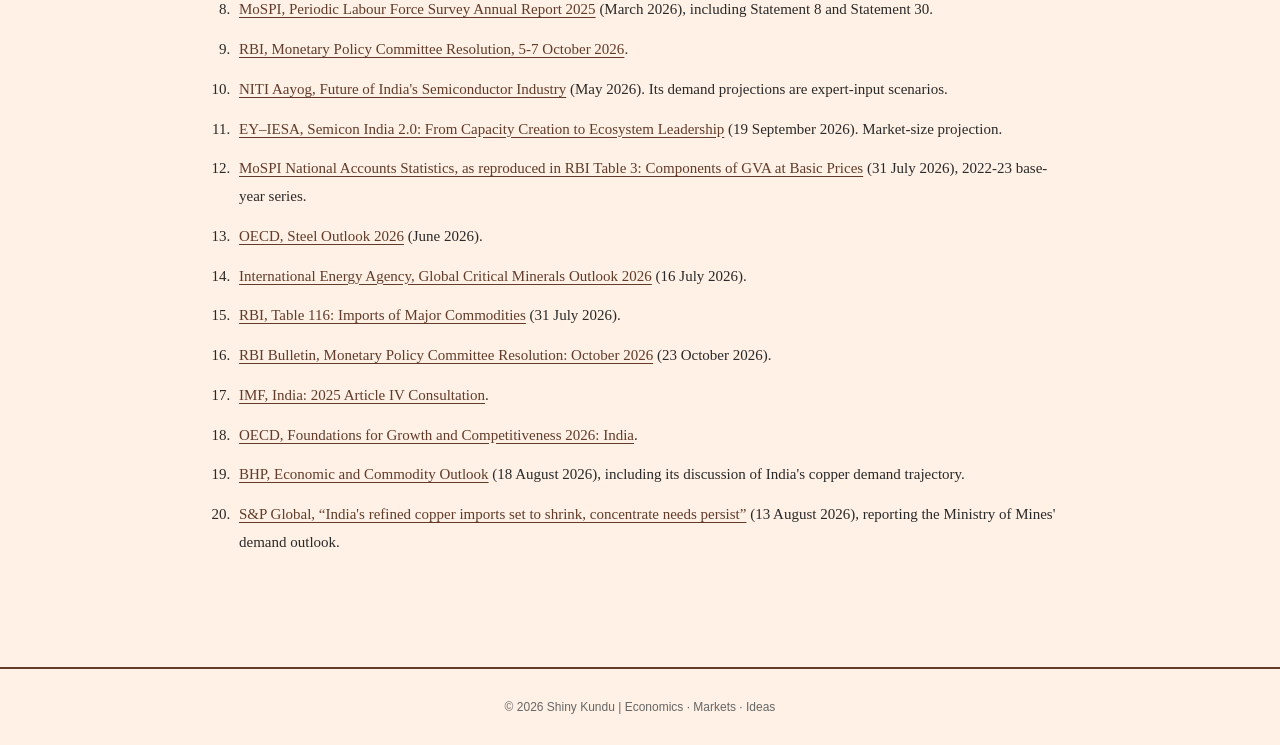
<file: research/indias-next-growth-decade.html>
<!DOCTYPE html>
<html lang="en"><head><meta charset="UTF-8"><meta name="viewport" content="width=device-width, initial-scale=1.0">
<meta name="description" content="India's investment cycle is strengthening. The test is whether capital deepening, labour quality and total factor productivity translate into durable gains in output per worker, competitive manufacturing and real incomes.">
<title>India's Next Growth Decade: From Demand to Productivity | Shiny Kundu</title><link rel="stylesheet" href="../style.css?v=skecon-5">
<style>
.growth-chart{margin:2.2rem 0;padding:1.5rem;border:1px solid #dedbd5;background:#fbfaf8}.growth-chart h3{margin:0 0 .45rem;font-family:Georgia,serif;font-size:1.45rem;font-weight:600}.chart-deck{color:#615d58;font-size:.94rem;max-width:760px}.growth-controls{display:flex;flex-wrap:wrap;gap:1.4rem 2rem;align-items:end;margin:1.3rem 0}.growth-controls label{display:block;font-size:.78rem;letter-spacing:.06em;text-transform:uppercase;color:#625d57;margin-bottom:.45rem;font-weight:700}.growth-controls select{min-width:220px;padding:.65rem .8rem;border:1px solid #bdb8b0;background:#fff;color:#282522;font:inherit}.growth-controls input[type=range]{width:min(340px,75vw);accent-color:#a51f2b}.growth-chart svg{width:100%;height:auto;display:block}.chart-grid{stroke:#ddd8d1;stroke-width:1}.chart-axis{fill:#68635d;font:12px Arial,sans-serif}.chart-line{fill:none;stroke-width:3;stroke-linecap:round;stroke-linejoin:round}.chart-line.down{stroke:#9c9b98;stroke-dasharray:6 5}.chart-line.base{stroke:#a51f2b;stroke-width:4}.chart-line.up{stroke:#344e62}.chart-marker{stroke:#fff;stroke-width:2}.chart-legend{display:flex;flex-wrap:wrap;gap:1rem 1.5rem;margin:.6rem 0 1rem;font-size:.84rem;color:#514c46}.chart-legend span{display:inline-flex;align-items:center;gap:.45rem}.chart-key{width:22px;height:3px;display:inline-block;background:#a51f2b}.chart-key.down{background:#9c9b98}.chart-key.up{background:#344e62}.chart-key.employment-key{background:#344e62}.growth-output{display:flex;flex-wrap:wrap;gap:1rem;margin-top:1rem;padding-top:1rem;border-top:1px solid #ddd8d1}.growth-output div{flex:1 1 170px}.growth-output strong{display:block;font-family:Georgia,serif;font-size:1.8rem;color:#a51f2b}.growth-output small{color:#68635d}.chart-caveat{font-size:.8rem;color:#716b64;margin:.9rem 0 0}.article-callout{border-left:3px solid #a51f2b;padding:.75rem 1.1rem;margin:1.6rem 0;background:#f7f4f0}@media(max-width:600px){.growth-chart{padding:1rem}.growth-controls{display:block}.growth-controls>div{margin-bottom:1rem}}
</style></head>
<body><header class="site-header"><div class="container navbar"><div class="brand-lockup"><a class="logo" href="../index.html" aria-label="SK Econ home"><span class="logo-monogram">S<span>K</span></span><span class="logo-word">ECON</span></a><div class="brand-identity"><span class="brand-name">Shiny Kundu</span><span class="brand-description">Economics &amp; Macro Strategy</span></div></div><nav class="nav-links"><a href="../index.html#writing">Writing</a><a href="../index.html#areas">Areas</a><a href="../about.html">About</a></nav></div></header>
<main class="article-page"><article class="container research-article">
<p class="eyebrow">India &amp; Emerging Markets</p><h1>India's Next Growth Decade: From Demand to Productivity</h1><p class="article-meta">By Shiny Kundu <span aria-hidden="true">|</span> 16 November 2026</p>
<div class="article-bottom-line"><strong>Bottom line.</strong> India's investment cycle is gathering pace. The harder test is whether capital deepening is accompanied by faster total factor productivity, higher real output per worker and a shift of labour towards more productive firms and activities. The semiconductor programme is one test of industrial capability-building, but economy-wide spillovers remain to be demonstrated. The return on investment will depend on domestic supplier depth, export competitiveness, infrastructure reliability and the quality of skills.</div>

<div class="article-callout"><strong>The sectoral call.</strong> Semiconductors are a strategically important, capital- and technology-intensive part of India's industrial transition. The ecosystem spans chip design, fabrication, assembly and testing, components, precision engineering, equipment maintenance and the power and water infrastructure required for production. These activities can create channels for supplier learning and technical capability, but the scale of wider spillovers cannot be inferred from announced capacity or subsidy commitments. Direct employment is likely to be smaller than in labour-intensive industries. The economic case therefore rests on measurable domestic value added, competitive yields, local sourcing, exports and diffusion of capabilities into other firms.</div>
<h2>Investment is accelerating. Productivity is the test.</h2>
<p>The official starting point is stronger than a press poll. MoSPI estimates that real GDP grew by 7.8% in Q1 FY2026-27. Gross fixed capital formation (GFCF) grew by 11.9% year on year, against 5.8% in the corresponding quarter a year earlier. Private final consumption grew by 7.1%, while exports rose by 12.0%. The composition points to a firmer investment and external-demand contribution, although one quarter cannot establish a durable change in the growth model. The NSO's Q2 GDP release is scheduled for 30 November; press-poll estimates should remain provisional context rather than the analytical anchor. [<sup><a href="#ref-01">1</a></sup>]</p>
<p>The World Bank's October 2026 <a href="https://www.worldbank.org/en/news/press-release/2026/10/06/india-development-update-oct-2026" target="_blank" rel="noopener">India Development Update</a> projects 7.1% growth in FY2026-27, supported by domestic demand and exports, while identifying risks from oil prices, El Niño and volatile capital flows. The longer-run question is more demanding: whether investment raises the productive capacity of firms, lifts real output per worker and broadens the export base. India's domestic market provides scale; sustained income convergence requires that firms convert this scale into productivity and international competitiveness. [<sup><a href="#ref-02">2</a></sup>]</p>
<p>There is evidence of a stronger capital cycle, but it should be distinguished from the investment rate. In the latest RBI table based on the 2022-23 national-accounts base, gross capital formation was 34.56% of GDP at constant prices in FY2024-25. This is a broader measure than GFCF and is the latest reported ratio in that table; the FY2025-26 entry is not yet available. Separately, the 11.9% Q1 FY2026-27 GFCF growth rate is a year-on-year flow measure, not the investment share of GDP. [<sup><a href="#ref-06">6</a></sup>]</p>
<p>The semiconductor opportunity gives the demand-to-production question a concrete industrial dimension. The EY–IESA report estimates that India's semiconductor market could expand from about US$64 billion in 2026 to US$200 billion by 2035. That path implies a compound annual growth rate of approximately 13.5%, calculated from the report's endpoints over nine years. It is a projection of market demand, not a forecast of domestic production, value added or exports. NITI Aayog's May 2026 roadmap presents a separate expert-based demand trajectory, from US$44 billion in FY2026 to about US$206 billion in FY2035, implying a materially faster 19% annual rate. The different starting values, periods and forecast assumptions should not be conflated; both are scenarios for demand, not realised domestic output. [<sup><a href="#ref-10">10</a></sup> <sup><a href="#ref-11">11</a></sup>]</p>
<p>Fabrication capacity is one part of the investment. The surrounding ecosystem includes materials, equipment, testing, packaging, process engineering, power, water, logistics, research and skilled labour. This network will determine how far semiconductor investment strengthens domestic capabilities and raises productivity in adjacent industries. The policy commitment is substantial: the <a href="https://www.pib.gov.in/PressReleasePage.aspx?PRID=2284796&amp;lang=1&amp;reg=3" target="_blank" rel="noopener">Semicon 2.0 programme</a> carries a ₹1.275 lakh crore outlay. Under the first phase, twelve manufacturing units had been approved; by the Government's <a href="https://www.pib.gov.in/PressReleasePage.aspx?PRID=2312207&amp;lang=1&amp;reg=3" target="_blank" rel="noopener">18 September 2026 update</a>, five units had begun commercial production. These are meaningful implementation milestones, but the count is not evidence by itself of domestic value added, productivity spillovers or net job creation. The first silicon fab is scheduled for commissioning in 2028. Execution, yields, local sourcing and repeat orders will be more informative measures of industrial depth than the headline investment pipeline.</p>
<p>Semiconductors should also be viewed alongside India's established services advantage. The World Bank reports that employment in global capability centres rose from 1.9 million in 2024 to 2.36 million in 2025, while private AI investment increased from US$1.2 billion to US$4.1 billion. These figures point to an opportunity in higher-value technology, engineering, research and business services. The next productivity gain will depend on whether these capabilities diffuse beyond large global firms into domestic companies, smaller suppliers and public services.</p>

<h2>What the productivity evidence currently says</h2>
<p>The latest official data offer a more direct test of the article's thesis. The RBI's KLEMS-based growth accounting estimates attribute, on average, about 40% of GVA growth to capital, 33% to labour and 27% to total factor productivity (TFP) during 2021-22 to 2023-24. The same RBI analysis describes TFP as a key driver of aggregate GVA growth since 2007-08. This is evidence that productivity has contributed materially to recent growth; it does not establish that the latest investment surge will generate the same contribution in future. KLEMS estimates TFP after accounting for labour, capital and intermediate inputs, rather than treating all output growth as productivity. [<sup><a href="#ref-03">3</a></sup>]</p>
<p>The labour input itself has a quality dimension. RBI's KLEMS-based labour accounts estimate average labour-quality growth of 0.60% a year for the total economy and 0.63% for manufacturing during 2000-01 to 2021-22. Across the full 1980-81 to 2021-22 period, employment accounted for about one-quarter of output growth and improved labour quality a further five percentage points. These are long-run growth-accounting estimates, not annual labour-productivity growth rates. They show why headcount alone is an incomplete measure of the contribution of labour. [<sup><a href="#ref-04">4</a></sup>]</p>
<p>For a more recent manufacturing cross-check, MoSPI's Annual Survey of Industries (ASI) 2024-25 reports that GVA per person engaged in the manufacturing corporate sector rose by 2.25% over the previous year. The corporate sector accounted for more than 89% of manufacturing GVA. This is a nominal, establishment-based measure: it is not deflated labour productivity for the whole economy, and it should not be interpreted as a real productivity growth rate. The same MoSPI release reports corporate-sector employment growth of 7.57% and gross value of plant and machinery growth of 7.25%. The combination points to expanding capacity and employment, while the modest nominal increase in GVA per person engaged makes it important to track real output per worker as price-adjusted data become available. [<sup><a href="#ref-07">7</a></sup>]</p>
<p>The RBI's July 2024 India KLEMS release covers 27 industries through 2022-23 and includes labour productivity and TFP series; it also provides a provisional total-economy productivity estimate for 2023-24. The latest release therefore does not provide a KLEMS productivity reading for 2025 or 2026. The database is the appropriate structural benchmark, but it must be read with its vintage and estimation assumptions in view. The empirical proposition to test over the next few years is whether the current capital cycle is followed by sustained gains in real output per worker and TFP, rather than only higher capital intensity or nominal value added. [<sup><a href="#ref-05">5</a></sup>]</p>
<h2>What the next five to ten years could look like</h2>
<p>India's medium-term growth prospects are best assessed against its productive capacity. The <a href="https://www.imf.org/en/-/media/files/publications/cr/2025/english/1indea2025003-source-pdf.pdf" target="_blank" rel="noopener">IMF's 2025 Article IV framework</a> places potential growth at around 6.5% through 2030-31, easing to 6.4% in parts of the projection period. The <a href="https://www.rbi.org.in/Scripts/PublicationsView.aspx?id=24086" target="_blank" rel="noopener">RBI's 102nd Survey of Professional Forecasters</a>, conducted in September and published on 7 October 2026, puts median real GDP growth at 7.1% for FY2026-27 and 7.0% for FY2027-28. These estimates cover different horizons and concepts: the RBI survey captures near-term expectations, while potential growth is an assessment of the economy's sustainable supply-side pace. Neither forecast establishes that current investment is raising productivity; that requires subsequent outcome data. [<sup><a href="#ref-17">17</a></sup>]</p>
<p>A sustained outcome above that medium-term benchmark would require more than continued capital accumulation. It would depend on faster productivity growth, greater labour-force participation, a stronger export response and the movement of workers and capital towards more productive firms and sectors. The downside risks are equally structural: weak job creation, slow firm scaling, high energy and logistics costs, climate-related supply shocks and limited access to skills or finance could leave investment returns below their potential.</p>

<div class="growth-chart" id="india-growth-evidence"><h3>India's growth: recent estimates and near-term expectations</h3>
<p class="chart-deck">Annual real GDP growth, using MoSPI's latest national accounts estimates for FY2023–24 to FY2025–26 and the median expectations reported in the RBI's September 2026 Survey of Professional Forecasters for the following two years.</p>
<div class="chart-legend"><span><i class="chart-key"></i>MoSPI estimates</span><span><i class="chart-key up"></i>RBI-survey median forecasts</span></div>
<svg viewBox="0 0 760 330" role="img" aria-label="Annual real GDP growth: MoSPI estimates of 7.3 percent in FY2023-24, 7.2 percent in FY2024-25 and 7.8 percent in FY2025-26; RBI Survey of Professional Forecasters median forecasts of 7.1 percent in FY2026-27 and 7.0 percent in FY2027-28.">
<g class="chart-grid"><line x1="70" y1="58" x2="700" y2="58"/><line x1="70" y1="124" x2="700" y2="124"/><line x1="70" y1="190" x2="700" y2="190"/><line x1="70" y1="256" x2="700" y2="256"/></g>
<g class="chart-axis"><text x="55" y="62" text-anchor="end">8.0%</text><text x="55" y="128" text-anchor="end">7.5%</text><text x="55" y="194" text-anchor="end">7.0%</text><text x="55" y="260" text-anchor="end">6.5%</text><text x="115" y="292" text-anchor="middle">FY24</text><text x="245" y="292" text-anchor="middle">FY25</text><text x="375" y="292" text-anchor="middle">FY26</text><text x="505" y="292" text-anchor="middle">FY27</text><text x="635" y="292" text-anchor="middle">FY28</text><text x="70" y="25">Real GDP growth · year-on-year</text></g>
<path d="M115 150 L245 163 L375 84" fill="none" stroke="#a51f2b" stroke-width="4" stroke-linecap="round" stroke-linejoin="round"/>
<path d="M375 84 L505 176 L635 190" fill="none" stroke="#344e62" stroke-width="4" stroke-dasharray="8 6" stroke-linecap="round" stroke-linejoin="round"/>
<g fill="#a51f2b" stroke="#fff" stroke-width="2"><circle cx="115" cy="150" r="7"/><circle cx="245" cy="163" r="7"/><circle cx="375" cy="84" r="7"/></g>
<g fill="#344e62" stroke="#fff" stroke-width="2"><circle cx="505" cy="176" r="7"/><circle cx="635" cy="190" r="7"/></g>
<g font-family="Arial,sans-serif" font-size="13" font-weight="700" fill="#282522"><text x="115" y="137" text-anchor="middle">7.3%</text><text x="245" y="150" text-anchor="middle">7.2%</text><text x="375" y="71" text-anchor="middle">7.8%</text><text x="505" y="163" text-anchor="middle">7.1%</text><text x="635" y="177" text-anchor="middle">7.0%</text></g>
<line x1="440" y1="42" x2="440" y2="265" stroke="#aaa39a" stroke-dasharray="3 5"/>
</svg>
<p class="chart-caveat">FY2023–24: Final Estimate; FY2024–25: First Revised Estimate; FY2025–26: Provisional Estimate, as published in MoSPI's National Accounts Statistics 2026 update. FY2026–27 and FY2027–28: median forecasts of the professional forecasters surveyed by RBI in September 2026, not RBI's own projections. Estimates are subject to revision. Forecasts are expectations, not realised outcomes.</p>
<p class="chart-caveat"><strong>Sources:</strong> <a href="https://www.pib.gov.in/PressReleasePage.aspx?PRID=2304948&amp;lang=2&amp;reg=48" target="_blank" rel="noopener">MoSPI, National Accounts Statistics 2026 (31 August 2026)</a>; <a href="https://www.rbi.org.in/SCRIPTs/PublicationsView.aspx?id=24086" target="_blank" rel="noopener">RBI, 102nd Survey of Professional Forecasters (7 October 2026)</a>.</p></div>


<div class="growth-chart structural-chart" id="india-growth-conversion"><h3>Structural transformation: employment and output, latest available data</h3>
<p class="chart-deck">Sectoral shares of employment in calendar 2025 and real GVA in FY2025-26. This pairs the latest available labour and national-accounts observations; the reference periods differ and the chart is not a continuous time series.</p>
<div class="chart-legend"><span><i class="chart-key"></i>Share of real GVA</span><span><i class="chart-key employment-key"></i>Share of employment</span></div>
<svg viewBox="0 0 760 330" role="img" aria-label="Agriculture accounted for 17.8 percent of real GVA in FY2025-26 and 43.0 percent of employment in PLFS 2025. Industry including construction accounted for 29.5 percent of real GVA and 25.1 percent of employment. Services excluding construction accounted for 52.7 percent of real GVA and 31.8 percent of employment. Indicative relative GVA per worker: agriculture 0.41 times, industry including construction 1.18 times, services 1.66 times the economy-wide average.">
<g class="chart-grid"><line x1="190" y1="45" x2="190" y2="272"/><line x1="310" y1="45" x2="310" y2="272"/><line x1="430" y1="45" x2="430" y2="272"/><line x1="550" y1="45" x2="550" y2="272"/></g>
<g class="chart-axis"><text x="190" y="30" text-anchor="middle">0%</text><text x="310" y="30" text-anchor="middle">20%</text><text x="430" y="30" text-anchor="middle">40%</text><text x="550" y="30" text-anchor="middle">60%</text><text x="650" y="30" text-anchor="middle">Relative GVA</text><text x="650" y="44" text-anchor="middle">per worker</text></g>
<g class="chart-axis"><text x="165" y="105" text-anchor="end">Agriculture</text><text x="165" y="185" text-anchor="end">Industry*</text><text x="165" y="265" text-anchor="end">Services</text></g>
<g fill="#a51f2b"><rect x="190" y="69" width="106.8" height="16" rx="2"/><rect x="190" y="149" width="177.0" height="16" rx="2"/><rect x="190" y="229" width="316.2" height="16" rx="2"/></g>
<g fill="#344e62"><rect x="190" y="89" width="258.0" height="16" rx="2"/><rect x="190" y="169" width="150.6" height="16" rx="2"/><rect x="190" y="249" width="190.8" height="16" rx="2"/></g>
<g font-family="Arial,sans-serif" font-size="12" font-weight="700" fill="#282522"><text x="302" y="81">17.8%</text><text x="373" y="161">29.5%</text><text x="515" y="241">52.7%</text><text x="454" y="101">43.0%</text><text x="347" y="181">25.1%</text><text x="387" y="261">31.8%</text></g>
<g font-family="Georgia,serif" font-size="18" font-weight="700" fill="#a51f2b" text-anchor="middle"><text x="650" y="98">0.41×</text><text x="650" y="178">1.18×</text><text x="650" y="258">1.66×</text></g>
<g class="chart-axis"><text x="650" y="285" text-anchor="middle">Economy-wide average = 1.0×</text></g>
</svg>
<p class="chart-caveat">*Industry includes mining and quarrying, manufacturing, utilities and construction. Employment shares are from PLFS 2025: agriculture 43.0%; industry including construction 25.1%; services 31.8% (rounding accounts for the 0.1 percentage-point difference from 100%). GVA shares are calculated from MoSPI's FY2025-26 constant-price GVA series on the 2022-23 base: agriculture 17.8%; industry plus construction 29.5%; services excluding construction 52.7%. Construction is shown with industry in both the employment and GVA groupings; the published GVA table reports it separately within the services subtotal, so it is subtracted from that subtotal before calculating the three-sector shares.</p>
<p class="chart-caveat">Indicative relative GVA per worker is calculated as a sector's share of GVA divided by its share of employment. It is a sector-level ratio, not a measure of individual worker productivity, wages or job quality. It is sensitive to sector definitions and the use of total employment rather than hours worked. PLFS was revamped from January 2025, including changes to sampling and survey design; the 2025 employment shares should therefore not be spliced mechanically to earlier PLFS years. The GVA figures are provisional estimates for FY2025-26.</p>
<p class="chart-caveat"><strong>Sources:</strong> <a href="https://mospi.gov.in/uploads/publications_reports/publications_reports1780040415321_0624fb13-fb47-40bc-b470-7c7e9635c3ef_PLFS_2025_F_REV_29052026.pdf" target="_blank" rel="noopener">MoSPI, PLFS Annual Report 2025, Statement 8</a>; <a href="https://www.rbi.org.in/scripts/PublicationsView.aspx?id=23828" target="_blank" rel="noopener">MoSPI National Accounts Statistics, as reproduced in RBI Table 3</a>. [<sup><a href="#ref-08">8</a></sup> <sup><a href="#ref-12">12</a></sup>]</p>
<p class="chart-caveat"><strong>Reading the chart:</strong> Agriculture still accounts for 43% of employment while generating less than one-fifth of real GVA. Services excluding construction generate about 53% of output with about one-third of employment. The ratio highlights the scale of the reallocation challenge, but it does not prove that moving a worker between sectors will mechanically deliver the calculated productivity differential.</p>
</div>

<h2>Growth, inflation and the interest-rate equilibrium</h2>
<p>A decade of strong real growth need not imply a decade of high inflation or persistently high interest rates. The more favourable configuration is one in which supply capacity expands alongside demand. Manufacturing scale, better logistics, reliable electricity, competitive services and higher agricultural productivity can reduce unit costs and ease capacity constraints. In that setting, real incomes can rise without a persistent acceleration in prices.</p>
<p>But the inflation path will remain exposed to food, energy and climate volatility. India's food basket, dependence on imported energy and infrastructure gaps can transmit supply shocks into headline CPI and household expectations. The <a href="https://www.rbi.org.in/scripts/FS_Overview.aspx?fn=2752" target="_blank" rel="noopener">RBI's inflation-targeting framework</a>, centred on 4% CPI inflation with a tolerance band of 2–6% through March 2031, provides the nominal anchor. In its October 2026 survey, professional forecasters' ten-year inflation expectations were around 4.2%. The RBI's October policy statement nevertheless projected FY2026-27 CPI inflation at 5.2%, citing food, energy and weather-related pressures. The contrast is instructive: a credible long-run anchor can coexist with material near-term supply risks.</p>
<p>The policy-rate setting changed materially on 7 October 2026. The MPC raised the repo rate by 25 basis points to 5.50% and shifted its stance to calibrated tightening. The resolution stated that rate cuts were off the table in the near term, with subsequent action conditional on underlying inflation, the broadening of price pressures, second-round effects from the supply shock and demand impulses. The decision followed the rise in inflation risks and should be treated as the operative monetary-policy signal in any medium-term assessment. [<sup><a href="#ref-09">9</a></sup> <sup><a href="#ref-16">16</a></sup>]</p>
<p>A long-run nominal repo-rate path cannot be inferred from the 4% inflation target alone. It would require an explicit estimate of the equilibrium real rate, the inflation premium, fiscal and external risk premia, and the evolution of potential growth. No such neutral-rate estimate is developed here, so the article does not assign a long-run repo-rate level. For markets, the more defensible implication is conditional: a durable reduction in inflation volatility and sovereign risk premia would support lower long-term discount rates, while persistent supply shocks or a higher equilibrium real rate could keep real yields elevated.</p>
<p>For markets, the distinction matters. Higher nominal GDP growth can support corporate revenues, but the valuation of those cash flows also depends on the cost of capital. A durable decline in inflation volatility and sovereign risk premia could lower long-term discount rates. A growth acceleration driven by capital scarcity, energy constraints or fiscal slippage could instead coexist with higher real yields.</p>

<h2>The semiconductor test: from investment to productivity</h2>
<p>Semiconductors are strategically important because they sit upstream of a wide range of industries: electronics, automobiles, telecoms, industrial equipment, defence, data infrastructure and consumer devices. A domestic ecosystem can create value beyond the wafer or packaged chip itself. Design, fabrication, assembly and testing, equipment maintenance, materials, process engineering, reliability and advanced packaging generate different kinds of technical capability.</p>
<p>The employment case should be assessed against realised industrial outcomes rather than headline hiring forecasts. MoSPI's ASI 2024-25 results show that the registered manufacturing sector added more than 14 lakh employees, taking estimated employment above two crore; total employment rose by 7.19% and GVA by 9.59% in current prices. For the registered factory sector as a whole, dividing ASI GVA of ₹26.94 lakh crore by 2.10 crore persons engaged gives approximately ₹12.83 lakh of GVA per person engaged in FY2024-25, in current prices. This is a calculated nominal ratio, not deflated labour productivity and not a measure for the whole economy. Separately, MoSPI reports that the manufacturing corporate sector, which accounts for more than 89% of manufacturing GVA, recorded employment growth of 7.57% and nominal GVA per person engaged growth of 2.25%. These are manufacturing-wide results, not semiconductor-specific outcomes. They provide a more defensible benchmark against which future semiconductor employment and value added can be assessed. [<sup><a href="#ref-07">7</a></sup>]</p>
<p>The wider productivity dividend depends on whether local suppliers learn, Indian firms move into more complex functions, technology diffuses to adjacent industries, and domestic production becomes commercially competitive. A semiconductor plant that relies heavily on imported inputs, expertise and continuing subsidies may still have strategic value, but its domestic value added and productivity spillovers will be more limited than those of a dense supplier and innovation ecosystem. Progress should therefore be assessed through realised output, local sourcing and value added, export performance, manufacturing yields, the subsidy cost per unit of additional activity, and job quality relative to a credible counterfactual. Announced capacity and projected hiring are inputs to this assessment, not evidence of the eventual economic return.</p>
<p>The semiconductor opportunity sits alongside India's broader manufacturing agenda. Electronics assembly, capital goods, chemicals, pharmaceuticals, auto components, renewable-energy equipment and precision engineering all contribute to industrial depth. Each requires predictable regulation, patient capital, access to export markets, reliable infrastructure and firms able to scale.</p>

<h3>The next commodity cycle and India's industrial opportunity</h3>
<p>The next commodity cycle is unlikely to be a uniform supercycle. Iron ore remains exposed to the structural adjustment in Chinese steel demand, while copper demand is more closely linked to electrification, grid investment, renewable power and data-centre infrastructure. The OECD's 2026 steel outlook expects Chinese steel demand to remain under pressure through 2030, while the IEA's 2026 critical-minerals outlook estimates a potential copper supply gap of around 25% by 2035 in its base case, based on existing and announced projects. These are global market assessments, not forecasts of India's commodity balance. [<sup><a href="#ref-13">13</a></sup> <sup><a href="#ref-14">14</a></sup>]</p>
<p>A useful India-specific sensitivity can be built from the copper demand trajectory cited in BHP's August 2026 Economic and Commodity Outlook. It places Indian copper demand at around 2.0 million tonnes in 2026 and cites a 3.3 million tonne level by 2030. Rather than adopting that upper trajectory as a point forecast, an illustrative scenario range is constructed here: a lower case of 8% annual demand growth, which allows current rapid growth to normalise, and an upper case of 13.3%, which approximately reproduces the BHP/Ministry trajectory. Starting from 2.0 million tonnes in 2026, these assumptions imply demand of about 2.7–3.3 million tonnes by 2030. This is an author-calculated scenario, not a BHP forecast or a supply forecast. It assumes no major substitution shock and does not model price elasticity, recycling, domestic mine output, smelting capacity or changes in inventory. The range therefore frames the scale of the industrial challenge rather than predicting net imports. [<sup><a href="#ref-19">19</a></sup> <sup><a href="#ref-20">20</a></sup>]</p>
<p>The India-specific transmission is through import costs and supply-chain depth. RBI data put imports of crude petroleum and products at about ₹15.33 lakh crore in FY2025-26, while the broader category of metalliferous ores and other minerals amounted to about ₹1.25 lakh crore. The latter is not a copper-only measure and should not be read as one. For India, the macroeconomic issue is the pass-through from imported energy and mineral prices to the trade balance, industrial input costs and inflation. Domestic processing, recycling, material efficiency and competitive downstream engineering can improve resilience, but the case should be evaluated against actual import dependence and value added rather than the global copper narrative alone. [<sup><a href="#ref-15">15</a></sup>]</p>

<h2>Infrastructure is productive capacity</h2>
<p>Infrastructure's longer-term economic value lies in lowering the cost, uncertainty and time required to move people, goods, energy, data and ideas. Freight corridors, ports, roads and urban transit can enlarge labour and product markets. Reliable electricity and grid capacity are essential for factories and data centres. Water availability, treatment and recycling are particularly important for semiconductor fabrication. Digital infrastructure can lower transaction costs, but it cannot compensate for unreliable physical networks.</p>
<p>Public capital expenditure can crowd in private investment when it resolves network bottlenecks and improves project returns. This is a conditional mechanism, not an automatic result: this article does not estimate the causal effect or compare capex returns with alternative public spending. The next phase therefore requires more than a high capex allocation: project selection, land acquisition, state-level execution, maintenance, urban governance and financial viability determine the return on that spending. As fiscal consolidation proceeds, the economic return on each rupee of public investment will matter increasingly, including the ability to crowd in private capital and fund maintenance. The OECD's 2026 assessment identifies infrastructure gaps, including electricity reliability, as constraints on Indian productivity and competitiveness. [<sup><a href="#ref-18">18</a></sup>]</p>
<p>Climate resilience belongs within this investment agenda. Heat stress affects labour productivity and urban energy demand; monsoon variability influences agricultural output, food prices and rural incomes; and water security is material for cities, power generation and semiconductor fabrication. Grid reliability, transmission, storage, water recycling and climate-resilient agriculture are therefore productive assets, with returns that extend well beyond environmental policy.</p>
<p>There is also a spatial dimension. Industrial clusters can raise productivity through supplier proximity, labour-market depth and knowledge spillovers, but they can widen regional disparities if investment is concentrated in a small number of states. The ability of tier-two and tier-three cities to provide power, water, transport, housing, health and education will influence how widely the gains from industrialisation are distributed.</p>

<h2>The binding constraint may be human development</h2>
<p>India's demographic scale is an advantage only when people can participate productively in the economy. The <a href="https://www.imf.org/en/-/media/files/publications/cr/2025/english/1indea2025003-source-pdf.pdf" target="_blank" rel="noopener">IMF's productivity assessment</a> identifies stalled manufacturing productivity, subdued firm entry and exit, and the need to move workers towards higher-productivity activities. It also points to the prevalence of small, low-productivity firms and barriers to scaling. The OECD's 2026 assessment similarly highlights skill shortages and low female labour-force participation. These are central growth constraints: capital deepening yields less when firms cannot scale, workers cannot move to better jobs or new technology remains concentrated in a small part of the economy. [<sup><a href="#ref-18">18</a></sup>]</p>
<p>The semiconductor workforce is a useful microcosm. Training more engineers is necessary, but the sector also needs technicians, equipment specialists, production supervisors, quality-control professionals and experienced managers. Industry-linked curricula, apprenticeships, faculty development and access to laboratory infrastructure are as important as headline enrolment. The same principle applies to advanced manufacturing more broadly.</p>
<p>Human development is a direct input into the growth model. Foundational learning shapes the ability of young people to acquire technical skills. Nutrition and public health influence learning outcomes and labour productivity. Affordable urban housing and transport affect access to employment. Women's participation also depends on safe mobility, childcare, workplace design and the availability of formal jobs. The <a href="https://mospi.gov.in/uploads/publications_reports/publications_reports1780040415321_0624fb13-fb47-40bc-b470-7c7e9635c3ef_PLFS_2025_F_REV_29052026.pdf" target="_blank" rel="noopener">PLFS Annual Report 2025</a> puts female labour-force participation at 40.0% for people aged 15 and above, against 79.1% for men; the female rate was broadly unchanged from 2024. The proportion of workers in regular wage or salaried employment rose to 23.6% from 22.4%. Participation is improving over the longer term, but the gender gap and the quality of available work remain substantial challenges.</p>
<p>The skills pipeline is another constraint. The PLFS 2025 report finds that 4.2% of people aged 15–59 had received formal vocational or technical training. It estimates that 21.0% of people aged 15–24 and 25.0% of those aged 15–29 were not in employment, education or training, using the usual-status measure. The two age bands are distinct and should not be interchanged. The report also notes that the NEET module was introduced through a schedule modification in July 2025, while the broader PLFS sampling design was revamped from January 2025. These are useful baseline indicators, but they should not be compared mechanically with earlier-year estimates. [<sup><a href="#ref-08">8</a></sup>]</p>
<p>The IMF has argued that stronger innovation and business dynamism could materially lift India's productivity growth. Its analysis points to large productivity gaps between small and large firms, limited R&amp;D intensity and the need for firms to scale, adopt technology and reallocate resources towards more productive uses. Progress will require competition, predictable rules, easier entry and exit, stronger research links between universities and firms, deeper integration with global markets, and a financing system that backs productive risk-taking.</p>

<h2>What to watch: the signposts for 2031 and 2036</h2>
<p>The quality of India's growth will become clearer through a small set of observable tests. Does private investment broaden beyond a few large firms and favoured sectors? Do domestic value added, manufacturing exports and supplier capabilities rise alongside labour productivity, rather than mainly through low-value assembly? Do services exports move into higher-value activities, and does AI adoption spread beyond large firms? Do real wages and formal employment grow beyond the organised corporate sector? Does inflation volatility decline as food supply chains, energy networks and urban infrastructure improve? Finally, do learning, health, skills and female employment outcomes advance in step with capital expenditure?</p>
<p>These tests are connected, but their causal links should be treated as hypotheses to test rather than outcomes already demonstrated. Better human capital may raise the return on infrastructure. More reliable infrastructure makes advanced manufacturing viable. Higher productivity supports real wages and corporate earnings. Broader household income growth sustains domestic demand. A stable nominal anchor allows monetary policy to support investment without repeatedly having to suppress inflationary pressure.</p>
<div class="article-callout"><strong>The decade's central question:</strong> Can India turn the strength of its domestic market into a platform for globally competitive production, and turn that production into more productive, better-paid work? The semiconductor push offers a visible test. The answer will depend on the less visible foundations: firm-level capability, infrastructure reliability, skills, health, education and institutional execution.</div>




<div class="research-note"><h2>Evidence and references</h2>
<p>Sources are numbered in the text and linked here. Primary statistical releases are used for observed outcomes; institutional databases and research papers are used for productivity estimates and interpretation. Industry forecasts are identified as projections rather than realised output.</p>
<ol>
<li id="ref-01"><a href="https://www.pib.gov.in/PressReleasePage.aspx?PRID=2304949&amp;lang=1&amp;reg=3" target="_blank" rel="noopener">MoSPI, Quarterly Estimates of GDP for Q1 FY2026-27</a> (31 August 2026), including real GDP, GFCF, consumption and exports.</li>
<li id="ref-02"><a href="https://www.worldbank.org/en/news/press-release/2026/10/06/india-development-update-oct-2026" target="_blank" rel="noopener">World Bank, India Development Update</a> (October 2026).</li>
<li id="ref-03"><a href="https://www.rbi.org.in/scripts/BS_ViewBulletin.aspx?Id=22786" target="_blank" rel="noopener">RBI Bulletin, “State of the Economy”</a> (19 August 2024), KLEMS-based decomposition of GVA growth and TFP.</li>
<li id="ref-04"><a href="https://www.rbi.org.in/Scripts/BS_ViewBulletin.aspx?Id=22720" target="_blank" rel="noopener">Sengupta and Srivastava, “Measuring the Contribution of Labour Composition in Gross Value Added in India”</a>, RBI Bulletin (18 July 2024).</li>
<li id="ref-05"><a href="https://rbi.org.in/Scripts/KLEMS.aspx" target="_blank" rel="noopener">RBI, India KLEMS Database, July 2024 release</a>, including data manual and industry time series.</li>
<li id="ref-06"><a href="https://www.rbi.org.in/scripts/PublicationsView.aspx?id=24052" target="_blank" rel="noopener">RBI, Table 227: Growth and Investment Rates at Constant Prices</a> (31 July 2026).</li>
<li id="ref-07"><a href="https://www.pib.gov.in/PressReleseDetailm.aspx?PRID=2332475&amp;lang=1&amp;reg=1" target="_blank" rel="noopener">MoSPI, Annual Survey of Industries 2024-25, Summary Results of Factory Sector</a> (4 November 2026).</li>
<li id="ref-08"><a href="https://mospi.gov.in/uploads/publications_reports/publications_reports1780040415321_0624fb13-fb47-40bc-b470-7c7e9635c3ef_PLFS_2025_F_REV_29052026.pdf" target="_blank" rel="noopener">MoSPI, Periodic Labour Force Survey Annual Report 2025</a> (March 2026), including Statement 8 and Statement 30.</li>
<li id="ref-09"><a href="https://www.rbi.org.in/Scripts/BS_PressReleaseDisplay.aspx?prid=63839" target="_blank" rel="noopener">RBI, Monetary Policy Committee Resolution, 5-7 October 2026</a>.</li>
<li id="ref-10"><a href="https://www.niti.gov.in/sites/default/files/2026-05/Future-of-India-Semiconductor-Industry.pdf" target="_blank" rel="noopener">NITI Aayog, Future of India's Semiconductor Industry</a> (May 2026). Its demand projections are expert-input scenarios.</li>
<li id="ref-11"><a href="https://www.ey.com/en_in/newsroom/2026/09/india-s-semiconductor-market-projected-to-grow-threefold-to-us-dollor-200-billion-by-2035" target="_blank" rel="noopener">EY–IESA, Semicon India 2.0: From Capacity Creation to Ecosystem Leadership</a> (19 September 2026). Market-size projection.</li>
<li id="ref-12"><a href="https://www.rbi.org.in/scripts/PublicationsView.aspx?id=23828" target="_blank" rel="noopener">MoSPI National Accounts Statistics, as reproduced in RBI Table 3: Components of GVA at Basic Prices</a> (31 July 2026), 2022-23 base-year series.</li>
<li id="ref-13"><a href="https://www.oecd.org/en/publications/oecd-steel-outlook-2026_99ab9b0c-en/full-report/steel-market-and-industry-prospects_377a1ebc.html" target="_blank" rel="noopener">OECD, Steel Outlook 2026</a> (June 2026).</li>
<li id="ref-14"><a href="https://www.iea.org/reports/global-critical-minerals-outlook-2026/outlook" target="_blank" rel="noopener">International Energy Agency, Global Critical Minerals Outlook 2026</a> (16 July 2026).</li>
<li id="ref-15"><a href="https://www.rbi.org.in/scriptS/PublicationsView.aspx?id=23941" target="_blank" rel="noopener">RBI, Table 116: Imports of Major Commodities</a> (31 July 2026).</li>
<li id="ref-16"><a href="https://www.rbi.org.in/Scripts/BS_ViewBulletin.aspx?Id=24511" target="_blank" rel="noopener">RBI Bulletin, Monetary Policy Committee Resolution: October 2026</a> (23 October 2026).</li>
<li id="ref-17"><a href="https://www.imf.org/en/-/media/files/publications/cr/2025/english/1indea2025003-source-pdf.pdf" target="_blank" rel="noopener">IMF, India: 2025 Article IV Consultation</a>.</li>
<li id="ref-18"><a href="https://www.oecd.org/en/publications/foundations-for-growth-and-competitiveness-2026_40a7532f-en/full-report/india_0349337d.html" target="_blank" rel="noopener">OECD, Foundations for Growth and Competitiveness 2026: India</a>.</li>
<li id="ref-19"><a href="https://www.bhp.com/investor-centre/reports-and-presentations/economic-and-commodity-outlook/2026/08/economic-and-commodity-outlook" target="_blank" rel="noopener">BHP, Economic and Commodity Outlook</a> (18 August 2026), including its discussion of India's copper demand trajectory.</li>
<li id="ref-20"><a href="https://www.spglobal.com/energy/en/news-research/latest-news/metals/081326-indias-refined-copper-imports-set-to-shrink-concentrate-needs-persist-industry-panel" target="_blank" rel="noopener">S&amp;P Global, “India's refined copper imports set to shrink, concentrate needs persist”</a> (13 August 2026), reporting the Ministry of Mines' demand outlook.</li>
</ol></div>
</article></main><footer class="site-footer"><div class="container"><p>© 2026 Shiny Kundu | Economics · Markets · Ideas</p></div></footer>
<script>

</script></body></html>
</file>
<file: style.css>
/* =========================================
   SHINY KUNDU | ECONOMICS & MACRO STRATEGY
   Editorial design | Financial Times-inspired blush and brown palette
   ========================================= */

/* ---------- COLOUR PALETTE ---------- */

:root {
  --background: #fff1e5;
  --surface: #f8e9dc;
  --text: #292929;
  --heading: #171717;
  --muted: #666666;
  --accent: #623b2a;
  --border: #e5e5e5;

  --content-width: 1120px;
  --page-gutter: 48px;
}

/* ---------- RESET ---------- */

* {
  margin: 0;
  padding: 0;
  box-sizing: border-box;
}

html {
  scroll-behavior: smooth;
}

body {
  background: var(--background);
  color: var(--text);
  font-family: Georgia, "Times New Roman", serif;
  font-size: 16px;
  line-height: 1.7;
  -webkit-font-smoothing: antialiased;
}

a {
  color: inherit;
  text-decoration: none;
}

/* ---------- CONSISTENT PAGE MARGINS ---------- */

/* Keeps content aligned with a clear left and right margin */

.container {
  width: calc(100% - (var(--page-gutter) * 2));
  max-width: var(--content-width);
  margin-left: auto;
  margin-right: auto;
}

/* ---------- HEADER & NAVIGATION ---------- */

.site-header {
  background: var(--background);
  border-top: 5px solid var(--accent);
  border-bottom: 1px solid var(--border);
}

.navbar {
  min-height: 82px;
  display: flex;
  align-items: center;
  justify-content: space-between;
  gap: 24px;
}

.brand-lockup {
  display: inline-flex;
  align-items: center;
  gap: 17px;
  min-width: 0;
}

.brand-identity {
  display: flex;
  flex-direction: column;
  justify-content: center;
  gap: 5px;
  padding-left: 17px;
  border-left: 1px solid var(--border);
}

.brand-name {
  color: var(--accent);
  font-family: Georgia, "Times New Roman", serif;
  font-size: 23px;
  font-weight: 700;
  line-height: 1;
  letter-spacing: 1.1px;
  text-transform: uppercase;
}

.brand-byline {
  color: var(--heading);
  font-family: Arial, sans-serif;
  font-size: 9px;
  font-weight: 700;
  letter-spacing: 1.45px;
  line-height: 1.1;
  text-transform: uppercase;
}

.brand-description {
  color: var(--muted);
  font-family: Arial, sans-serif;
  font-size: 9px;
  font-weight: 600;
  letter-spacing: 1.05px;
  line-height: 1.4;
  text-transform: uppercase;
  white-space: nowrap;
}

.brand-description i {
  color: var(--accent);
  font-style: normal;
  padding: 0 3px;
}

.logo {
  display: inline-flex;
  flex-direction: column;
  align-items: center;
  justify-content: center;
  color: var(--accent);
  line-height: 0.9;
  padding: 5px 0 3px;
  min-width: 58px;
}

.logo-monogram {
  display: block;
  font-family: Georgia, "Times New Roman", serif;
  font-size: 35px;
  font-weight: 700;
  letter-spacing: -4px;
  line-height: 0.92;
}

.logo-monogram span {
  display: inline-block;
  margin-left: -2px;
  font-style: italic;
  font-weight: 400;
}

.logo-word {
  display: block;
  margin-top: 5px;
  padding-left: 3px;
  font-family: Arial, sans-serif;
  font-size: 8px;
  font-weight: 700;
  letter-spacing: 4px;
  line-height: 1;
}

.nav-links {
  display: flex;
  align-items: center;
  gap: 34px;
  list-style: none;
  font-family: Arial, sans-serif;
  font-size: 13px;
  font-weight: 600;
  letter-spacing: 0.3px;
}

.nav-links a {
  color: #333333;
  transition: color 0.2s ease;
}

.nav-links a:hover,
.nav-links a.active {
  color: var(--accent);
}

/* ---------- HERO SECTION ---------- */

.hero {
  position: relative;
  overflow: hidden;
  min-height: 590px;
  display: flex;
  align-items: center;
  background: var(--background);
  padding: 86px 0 92px;
  border-bottom: 1px solid var(--border);
}

.hero-background {
  position: absolute;
  z-index: 0;
  inset: 0;
  width: 100%;
  height: 100%;
  object-fit: cover;
  object-position: right center;
}

.hero-overlay {
  position: absolute;
  z-index: 1;
  inset: 0;
  background: linear-gradient(
    90deg,
    #fff1e5 0%,
    rgba(255, 241, 229, 0.98) 25%,
    rgba(255, 241, 229, 0.88) 40%,
    rgba(255, 241, 229, 0.42) 58%,
    rgba(255, 241, 229, 0.04) 82%
  );
}

.hero-layout {
  position: relative;
  z-index: 2;
  display: block;
}

.hero-copy {
  width: min(68%, 700px);
  min-width: 0;
}

.eyebrow,
.section-label {
  color: var(--accent);
  font-family: Arial, sans-serif;
  font-size: 11px;
  font-weight: 700;
  letter-spacing: 2px;
  text-transform: uppercase;
  margin-bottom: 22px;
}

.hero h1 {
  color: var(--heading);
  font-size: clamp(42px, 6vw, 68px);
  font-weight: 400;
  line-height: 1.12;
  letter-spacing: -2px;
  max-width: 850px;
  margin-bottom: 27px;
}

.hero h1 em {
  color: var(--accent);
  font-style: normal;
}

.hero-intro {
  color: var(--muted);
  font-size: 19px;
  line-height: 1.8;
  max-width: 680px;
  margin-bottom: 30px;
}

.text-link {
  display: inline-block;
  color: var(--accent);
  font-family: Arial, sans-serif;
  font-size: 13px;
  font-weight: 700;
  border-bottom: 1px solid var(--accent);
  padding-bottom: 5px;
  transition: opacity 0.2s ease;
}

.text-link:hover {
  opacity: 0.7;
}

/* ---------- SECTION HEADINGS ---------- */

.section-heading {
  color: var(--heading);
  font-size: 34px;
  font-weight: 400;
  line-height: 1.25;
  letter-spacing: -0.7px;
  margin-bottom: 15px;
}

.section-intro {
  color: var(--muted);
  font-size: 16px;
  max-width: 680px;
  margin-bottom: 35px;
}

/* ---------- RESEARCH / NOTEBOOK SECTION ---------- */

.writing-section {
  padding: 85px 0;
  background: var(--background);
}

.notebook-panel {
  background: #ffffff;
  border: 1px solid var(--border);
  border-left: 4px solid var(--accent);
  padding: 32px 36px;
  margin-top: 28px;
}

.notebook-panel h3 {
  color: var(--heading);
  font-size: 22px;
  font-weight: 400;
  margin-bottom: 12px;
}

.notebook-panel p {
  color: var(--muted);
  font-size: 15px;
}

/* ---------- AREAS OF INTEREST ---------- */

.areas-section {
  background: var(--surface);
  padding: 85px 0;
  border-top: 1px solid var(--border);
  border-bottom: 1px solid var(--border);
}

.topic-grid {
  display: grid;
  grid-template-columns: repeat(2, minmax(0, 1fr));
  gap: 22px;
  margin-top: 38px;
}

.topic-card {
  background: #ffffff;
  border: 1px solid #dedede;
  border-top: 3px solid var(--accent);
  padding: 30px 32px;
  transition: border-color 0.2s ease,
              box-shadow 0.2s ease,
              transform 0.2s ease;
}

.topic-card:hover {
  border-color: var(--accent);
  box-shadow: 0 5px 18px rgba(0, 0, 0, 0.06);
  transform: translateY(-2px);
}

.topic-card h3 {
  color: var(--heading);
  font-size: 21px;
  font-weight: 400;
  margin-bottom: 12px;
}

.topic-card p {
  color: var(--muted);
  font-size: 14px;
  line-height: 1.8;
}

/* ---------- ABOUT SECTION ---------- */

.about-section {
  background: var(--background);
  padding: 85px 0;
}

.about-content {
  max-width: 800px;
}

.about-content p {
  color: var(--muted);
  font-size: 16px;
  line-height: 1.9;
  margin-bottom: 20px;
}

.about-content ul {
  list-style: disc;
  padding-left: 24px;
  margin: 14px 0 24px;
}

.about-content li {
  display: list-item;
  padding-left: 5px;
  margin-bottom: 14px;
  line-height: 1.9;
}

.about-content h2,
.about-content h3 {
  color: var(--heading);
  font-weight: 400;
  margin: 32px 0 14px;
}

.about-content h2 {
  font-size: 30px;
}

.about-content h3 {
  font-size: 22px;
}

/* ---------- FOOTER ---------- */

.site-footer {
  background: var(--background);
  border-top: 2px solid var(--accent);
  padding: 28px 0;
}

.site-footer p {
  color: var(--muted);
  font-family: Arial, sans-serif;
  font-size: 12px;
  text-align: center;
}

/* ---------- RESPONSIVE DESIGN ---------- */

@media (max-width: 768px) {

  :root {
    --page-gutter: 25px;
  }

  .navbar {
    min-height: 72px;
  }

  .brand-lockup {
    gap: 12px;
  }

  .brand-identity {
    padding-left: 12px;
  }

  .brand-name {
    font-size: 20px;
  }

  .brand-byline {
    font-size: 8px;
  }

  .brand-description {
    font-size: 8px;
    letter-spacing: 0.65px;
  }

  .nav-links {
    gap: 17px;
    font-size: 12px;
  }

  .hero {
    min-height: 560px;
    padding: 65px 0 60px;
  }

  .hero-background {
    object-position: 62% center;
    opacity: 0.78;
  }

  .hero-overlay {
    background: linear-gradient(
      90deg,
      rgba(255, 241, 229, 0.98) 0%,
      rgba(255, 241, 229, 0.88) 42%,
      rgba(255, 241, 229, 0.38) 100%
    );
  }

  .hero-copy {
    width: min(88%, 620px);
  }

  .hero h1 {
    font-size: 44px;
    letter-spacing: -1.3px;
  }

  .hero-intro {
    font-size: 17px;
  }

  .writing-section,
  .areas-section,
  .about-section {
    padding: 65px 0;
  }

  .section-heading {
    font-size: 29px;
  }

  .topic-grid {
    grid-template-columns: 1fr;
  }

  .notebook-panel {
    padding: 25px;
  }
}

@media (max-width: 480px) {

  :root {
    --page-gutter: 20px;
  }

  .navbar {
    align-items: flex-start;
    flex-direction: column;
    justify-content: center;
    padding-top: 16px;
    padding-bottom: 16px;
  }

  .brand-lockup {
    gap: 10px;
  }

  .brand-identity {
    padding-left: 10px;
  }

  .brand-name {
    font-size: 19px;
  }

  .brand-byline {
    font-size: 8px;
  }

  .brand-description {
    font-size: 7px;
    letter-spacing: 0.35px;
    white-space: normal;
    max-width: 245px;
  }

  .nav-links {
    gap: 22px;
  }

  .hero h1 {
    font-size: 38px;
  }

  .hero {
    min-height: 520px;
    padding: 60px 0;
  }

  .hero-copy {
    width: 100%;
  }

  .hero-background {
    object-position: 58% center;
    opacity: 0.58;
  }

  .hero-overlay {
    background: linear-gradient(
      90deg,
      rgba(255, 241, 229, 0.96) 0%,
      rgba(255, 241, 229, 0.82) 58%,
      rgba(255, 241, 229, 0.48) 100%
    );
  }
}

.article-page{padding:65px 0 90px}.research-article{max-width:860px}.research-article h1{font-size:clamp(42px,6vw,62px);font-weight:400;line-height:1.08;margin-bottom:15px}.research-article h1 em{color:var(--accent);font-style:normal}.article-meta{color:var(--muted);font:12px Arial,sans-serif;margin-bottom:32px}.article-bottom-line{padding:24px 27px;background:var(--surface);border-left:4px solid var(--accent);font-size:17px;line-height:1.8;margin-bottom:34px}.research-chart{margin:32px 0 42px}.research-chart img{display:block;width:100%;height:auto}.research-chart figcaption{color:var(--muted);font:11px/1.6 Arial,sans-serif;margin-top:10px}.research-article h2{font-size:29px;font-weight:400;line-height:1.25;margin:42px 0 15px}.research-article h3{font-size:20px;font-weight:400;margin:24px 0 10px}.research-article p,.research-article li{font-size:15px;line-height:1.85}.research-article p{margin-bottom:17px}.research-article ul,.research-article ol{padding-left:24px;margin:14px 0 20px}.research-article li{padding-left:5px;margin-bottom:12px}.research-article a{color:var(--accent);text-decoration:underline;text-underline-offset:3px}.table-wrap{overflow-x:auto;margin:20px 0 28px}.research-table{width:100%;border-collapse:collapse;font-size:13px;line-height:1.65}.research-table th{background:var(--surface);font:700 11px Arial,sans-serif;text-align:left;text-transform:uppercase}.research-table th,.research-table td{padding:13px 12px;border-bottom:1px solid var(--border);vertical-align:top}.research-table td:last-child{min-width:360px}.article-disclaimer{margin:42px 0 24px!important;padding-top:18px;border-top:1px solid var(--border);color:var(--muted)!important;font-style:italic}.research-entry{margin-top:28px;padding:30px 34px;border:1px solid var(--border);border-left:4px solid var(--accent);background:#fff}.research-category{color:var(--accent);font:700 10px Arial,sans-serif;letter-spacing:1.5px;text-transform:uppercase;margin-bottom:10px}.research-entry h3{font-size:25px;font-weight:400;margin-bottom:9px}.research-entry h3 a:hover{color:var(--accent)}.research-entry p:not(.research-category){color:var(--muted);max-width:760px;margin-bottom:15px}.topic-link{display:inline-block;margin-top:14px;color:var(--accent);font:700 12px Arial,sans-serif;border-bottom:1px solid var(--accent);padding-bottom:3px}@media(max-width:768px){.article-page{padding:45px 0 65px}.research-entry{padding:24px}.research-article h2{font-size:25px}.research-table td:last-child{min-width:300px}}


/* ---------- SK ECON EDITORIAL LOGO ---------- */
.logo {
  display: block;
  flex: 0 0 auto;
  min-width: 0;
  padding: 0;
  line-height: 1;
}

.logo-image {
  display: block;
  width: 188px;
  height: auto;
  background: #fff1e5;
}

@media (max-width: 640px) {
  .brand-lockup { gap: 11px; }
  .brand-identity { padding-left: 11px; }
  .logo-image { width: 132px; }
  .brand-name { font-size: 18px; }
  .brand-description { font-size: 7px; letter-spacing: .65px; white-space: normal; }
}


/* ---------- HOMEPAGE ABOUT INTRO ---------- */
.home-about-section {
  background: var(--background);
  padding: 66px 0 70px;
  border-bottom: 1px solid var(--border);
}

.home-about-layout {
  display: grid;
  grid-template-columns: minmax(0, 1.55fr) minmax(260px, 0.85fr);
  align-items: center;
  gap: 70px;
}

.home-about-copy .section-label {
  margin-bottom: 15px;
}

.home-about-copy .section-heading {
  max-width: 650px;
  margin-bottom: 18px;
}

.home-about-copy > p:not(.section-label) {
  color: var(--muted);
  font-size: 16px;
  line-height: 1.9;
  max-width: 690px;
  margin-bottom: 22px;
}

.home-about-aside {
  border-left: 1px solid var(--border);
  padding: 8px 0 8px 30px;
}

.home-about-aside-label {
  color: var(--accent);
  font: 700 10px Arial, sans-serif;
  letter-spacing: 1.6px;
  text-transform: uppercase;
  margin-bottom: 17px;
}

.home-about-aside ul {
  list-style: none;
}

.home-about-aside li {
  color: var(--heading);
  font-size: 17px;
  line-height: 1.4;
  padding: 10px 0;
  border-bottom: 1px solid var(--border);
}

.home-about-aside li:last-child {
  border-bottom: 0;
}

.home-about-aside li span {
  display: block;
  color: var(--muted);
  font: 11px/1.5 Arial, sans-serif;
  margin-top: 3px;
}

@media (max-width: 768px) {
  .home-about-section { padding: 58px 0; }
  .home-about-layout {
    grid-template-columns: 1fr;
    gap: 32px;
  }
  .home-about-aside {
    border-left: 0;
    border-top: 1px solid var(--border);
    padding: 24px 0 0;
  }
}


/* ---------- HOMEPAGE ABOUT PORTRAIT ---------- */
.home-about-layout {
  grid-template-columns: minmax(0, 1.45fr) minmax(240px, 0.72fr);
  gap: 76px;
}
.home-about-portrait {
  margin: 0;
  justify-self: end;
  width: min(100%, 310px);
  overflow: hidden;
  border-radius: 3px;
  background: #f2f1ed;
}
.home-about-portrait img {
  display: block;
  width: 100%;
  height: auto;
  aspect-ratio: 1 / 1;
  object-fit: cover;
  object-position: center 42%;
}
@media (max-width: 768px) {
  .home-about-layout { grid-template-columns: 1fr; gap: 28px; }
  .home-about-portrait {
    justify-self: start;
    width: min(72%, 280px);
  }
}


/* ---------- BALANCED RESEARCH TOPIC CARDS ---------- */
.topic-grid {
  grid-auto-rows: 1fr;
  align-items: stretch;
}
.topic-card {
  display: flex;
  flex-direction: column;
  min-height: 330px;
}
.topic-card .research-entry {
  margin-top: 22px;
  padding: 0;
  border: 0;
  background: transparent;
}
.topic-card .research-entry h4 {
  color: var(--heading);
  font-size: 18px;
  font-weight: 400;
  line-height: 1.45;
  margin-bottom: 9px;
}
.topic-card .research-entry h4 a:hover {
  color: var(--accent);
}
.topic-card .research-entry p:not(.research-category) {
  font-size: 13px;
  line-height: 1.7;
  margin-bottom: 0;
}
.topic-card .research-category {
  font-size: 9px;
  margin-bottom: 8px;
}
.topic-more {
  display: inline-block;
  align-self: flex-start;
  margin-top: auto;
  padding-top: 26px;
  color: var(--accent);
  font: 700 12px Arial, sans-serif;
  border-bottom: 1px solid var(--accent);
  padding-bottom: 4px;
}
.topic-more:hover {
  opacity: .7;
}
.topic-coming-soon {
  margin-top: 22px;
  font-style: italic;
  font-size: 13px !important;
}
@media (max-width: 768px) {
  .topic-card { min-height: 0; }
  .topic-more { padding-top: 22px; }
}


/* ---------- ABOUT PAGE LINK AFFORDANCE ---------- */
.about-content a {
  color: var(--accent);
  text-decoration: underline;
  text-decoration-color: rgba(98, 59, 42, 0.55);
  text-decoration-thickness: 1px;
  text-underline-offset: 3px;
  transition: color 0.2s ease, text-decoration-color 0.2s ease;
}
.about-content a:hover,
.about-content a:focus-visible {
  color: #8a5a44;
  text-decoration-color: currentColor;
}
</file>
